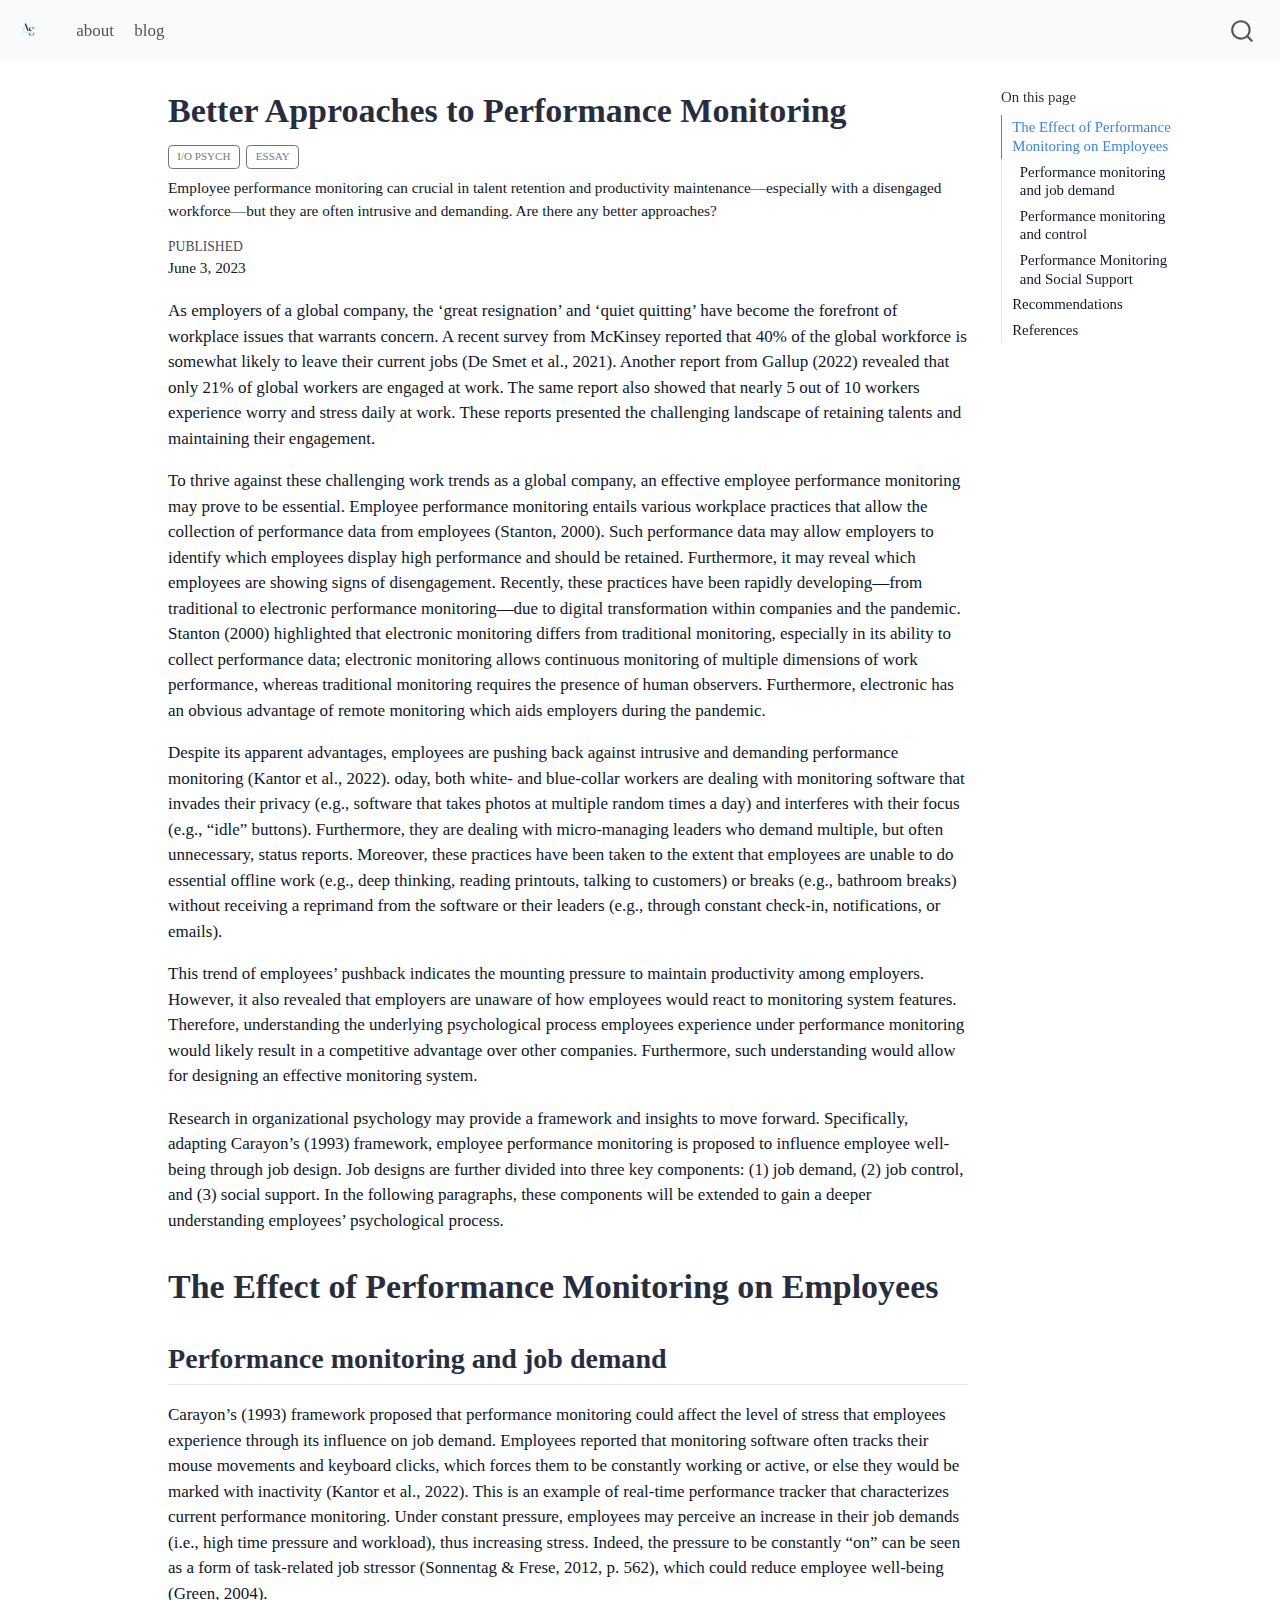
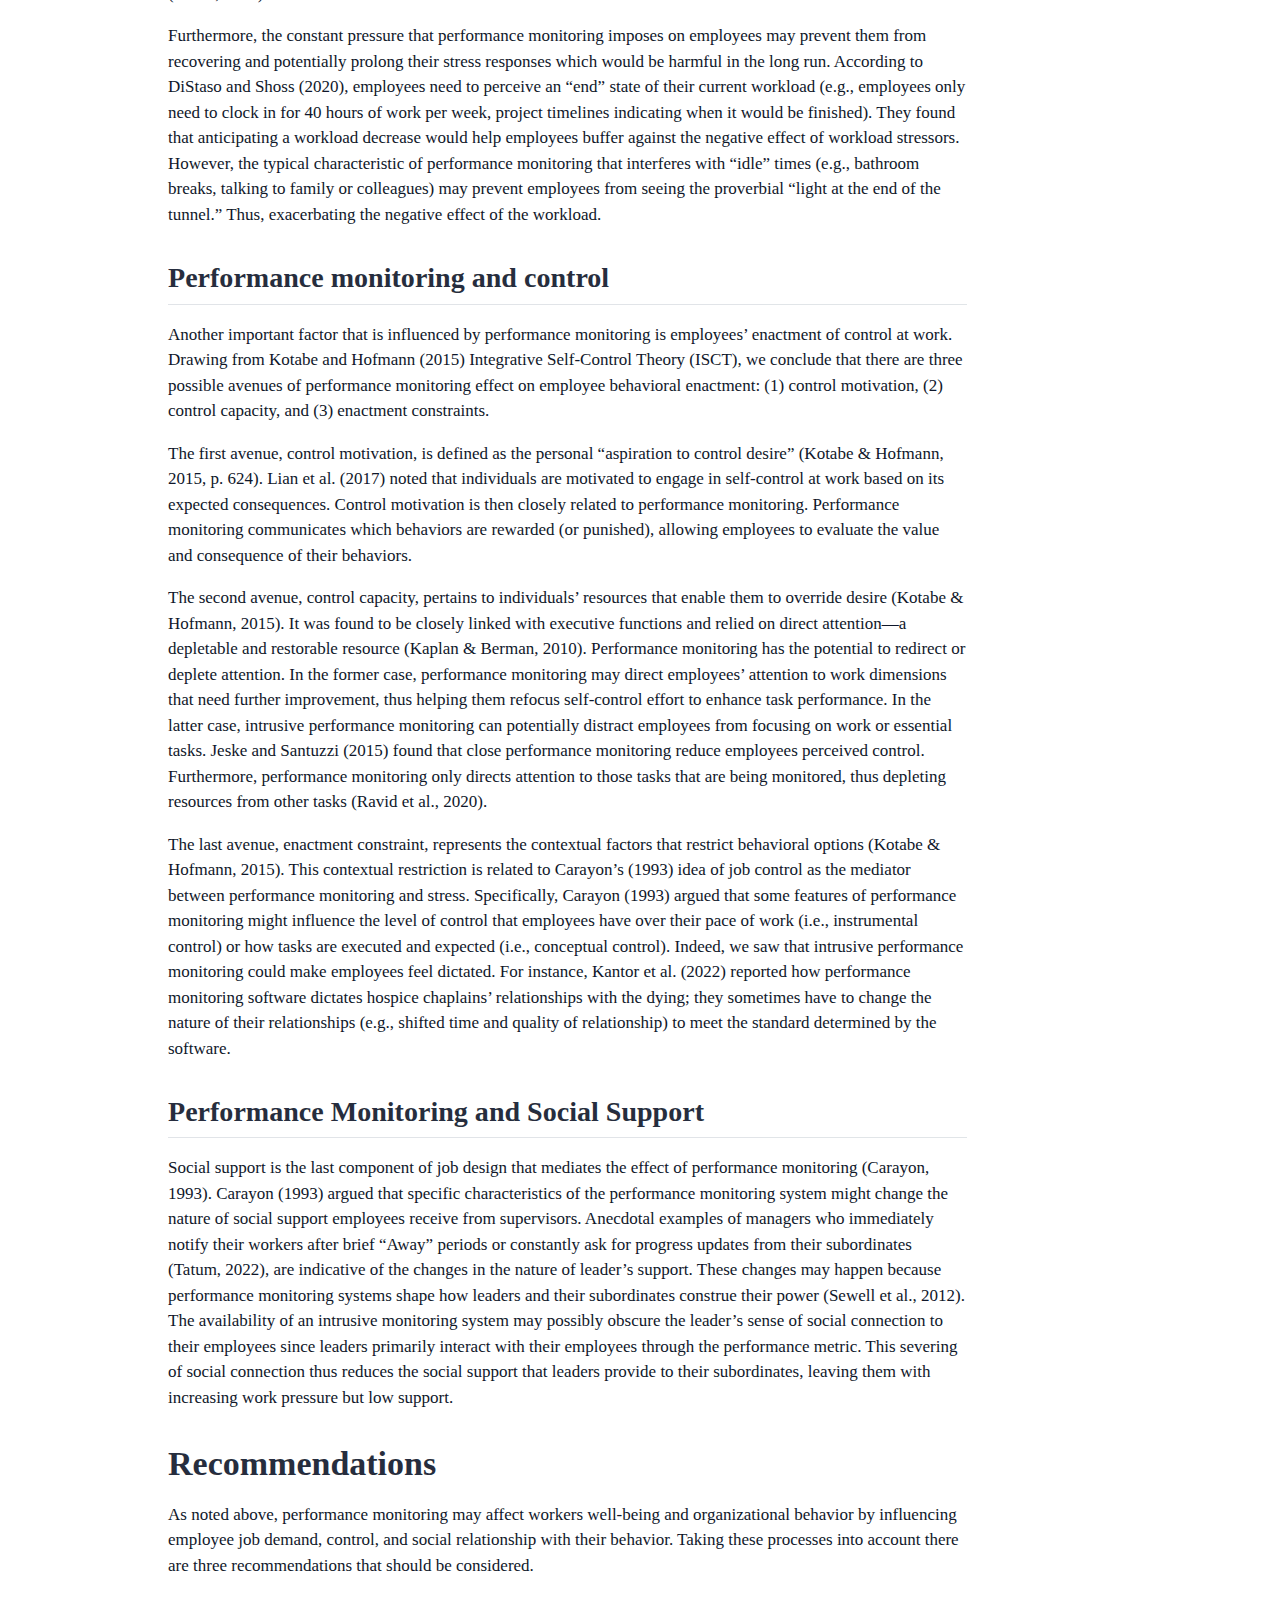
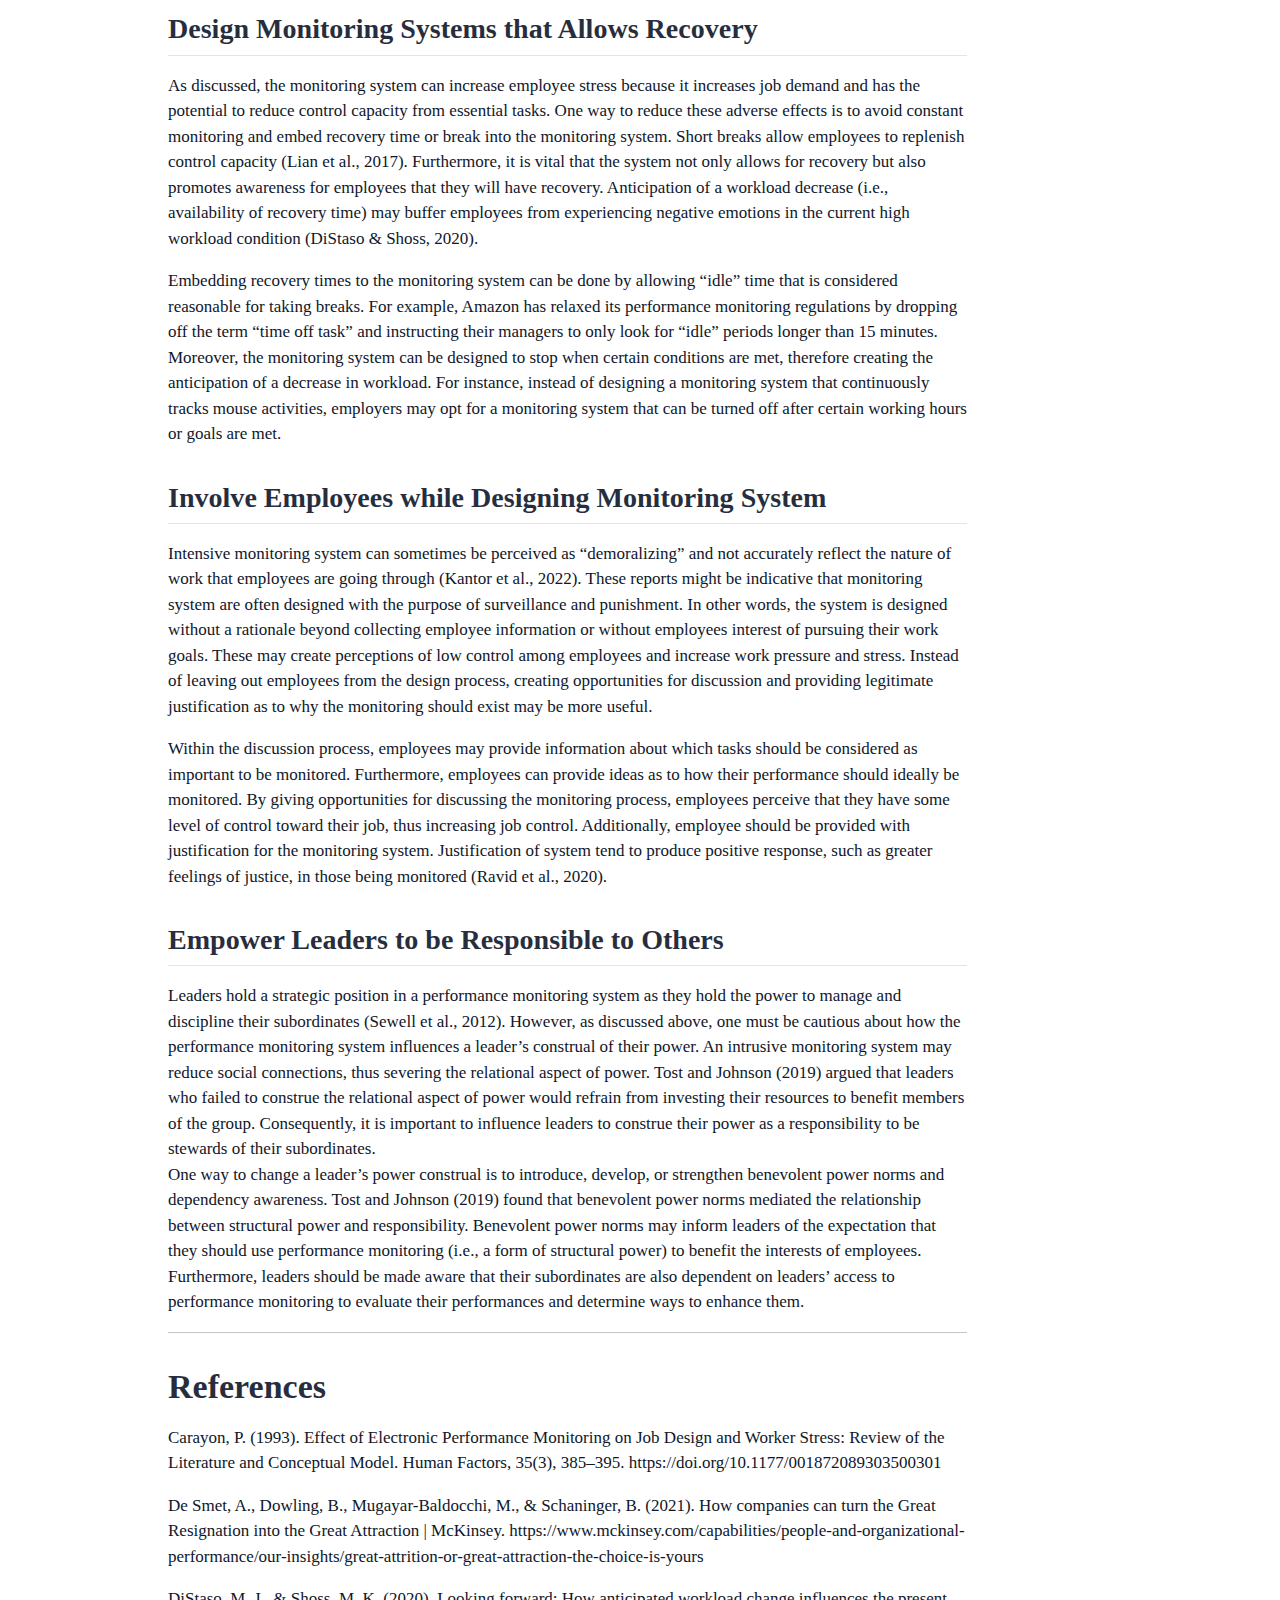
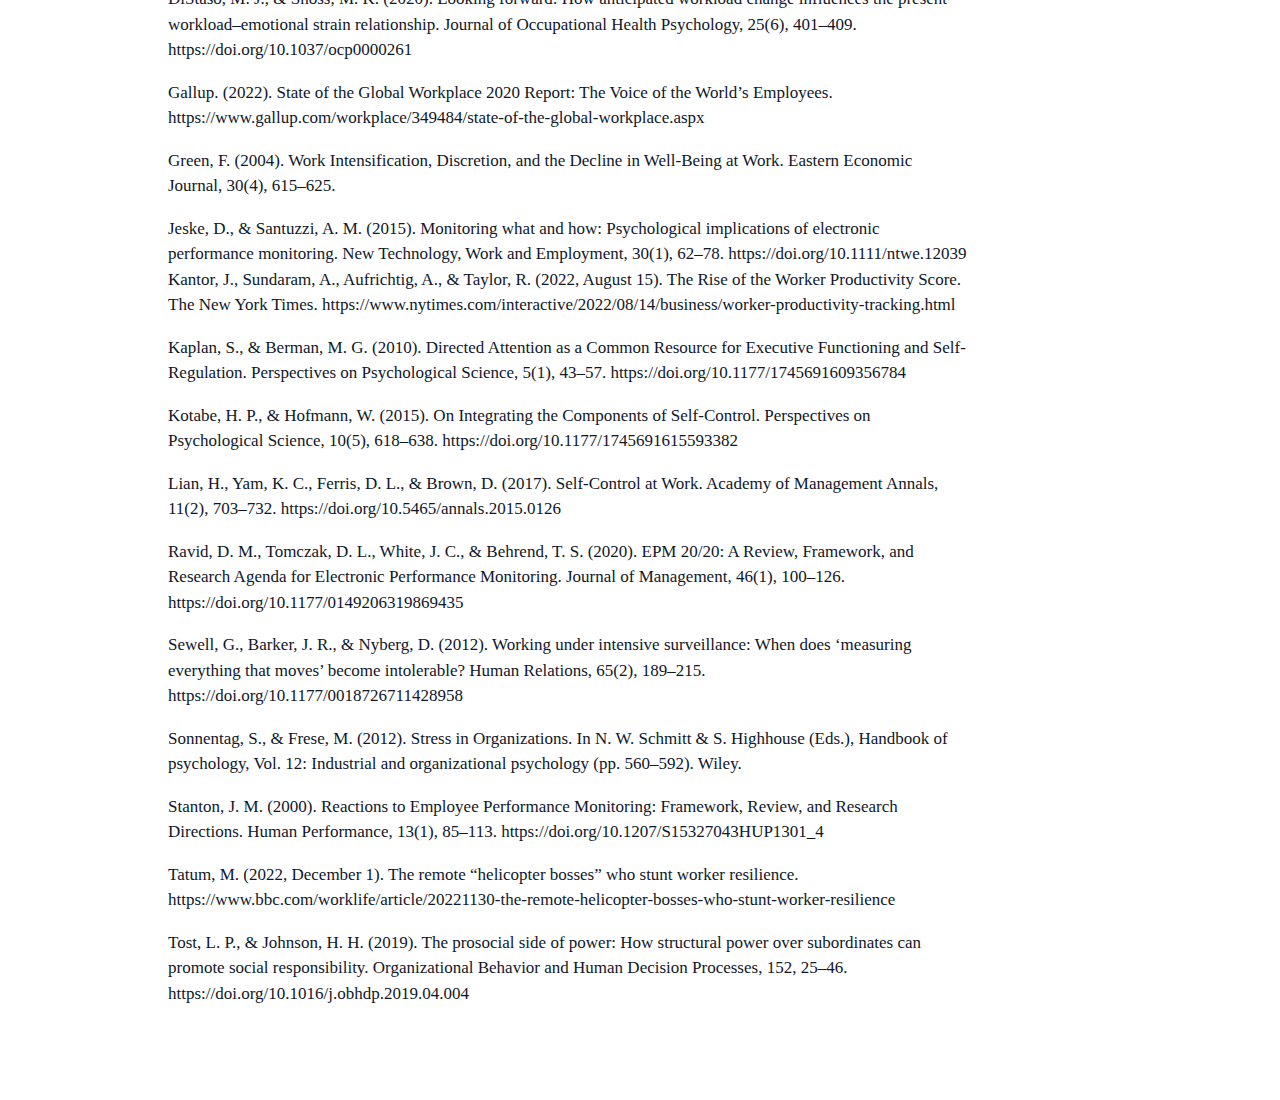
<file: docs/posts/2023-06-post1/index.html>
<!DOCTYPE html>
<html xmlns="http://www.w3.org/1999/xhtml" lang="en" xml:lang="en"><head>

<meta charset="utf-8">
<meta name="generator" content="quarto-1.3.324">

<meta name="viewport" content="width=device-width, initial-scale=1.0, user-scalable=yes">

<meta name="dcterms.date" content="2023-06-03">
<meta name="description" content="Employee performance monitoring can crucial in talent retention and productivity maintenance—especially with a disengaged workforce—but they are often intrusive and demanding. Are there any better approaches?">

<title>Better Approaches to Performance Monitoring</title>
<style>
code{white-space: pre-wrap;}
span.smallcaps{font-variant: small-caps;}
div.columns{display: flex; gap: min(4vw, 1.5em);}
div.column{flex: auto; overflow-x: auto;}
div.hanging-indent{margin-left: 1.5em; text-indent: -1.5em;}
ul.task-list{list-style: none;}
ul.task-list li input[type="checkbox"] {
  width: 0.8em;
  margin: 0 0.8em 0.2em -1em; /* quarto-specific, see https://github.com/quarto-dev/quarto-cli/issues/4556 */ 
  vertical-align: middle;
}
</style>


<script src="../../site_libs/quarto-nav/quarto-nav.js"></script>
<script src="../../site_libs/quarto-nav/headroom.min.js"></script>
<script src="../../site_libs/clipboard/clipboard.min.js"></script>
<script src="../../site_libs/quarto-search/autocomplete.umd.js"></script>
<script src="../../site_libs/quarto-search/fuse.min.js"></script>
<script src="../../site_libs/quarto-search/quarto-search.js"></script>
<meta name="quarto:offset" content="../../">
<link href="../../img/favicon.ico" rel="icon">
<script src="../../site_libs/quarto-html/quarto.js"></script>
<script src="../../site_libs/quarto-html/popper.min.js"></script>
<script src="../../site_libs/quarto-html/tippy.umd.min.js"></script>
<script src="../../site_libs/quarto-html/anchor.min.js"></script>
<link href="../../site_libs/quarto-html/tippy.css" rel="stylesheet">
<link href="../../site_libs/quarto-html/quarto-syntax-highlighting.css" rel="stylesheet" id="quarto-text-highlighting-styles">
<script src="../../site_libs/bootstrap/bootstrap.min.js"></script>
<link href="../../site_libs/bootstrap/bootstrap-icons.css" rel="stylesheet">
<link href="../../site_libs/bootstrap/bootstrap.min.css" rel="stylesheet" id="quarto-bootstrap" data-mode="light">
<script id="quarto-search-options" type="application/json">{
  "location": "navbar",
  "copy-button": false,
  "collapse-after": 3,
  "panel-placement": "end",
  "type": "overlay",
  "limit": 20,
  "language": {
    "search-no-results-text": "No results",
    "search-matching-documents-text": "matching documents",
    "search-copy-link-title": "Copy link to search",
    "search-hide-matches-text": "Hide additional matches",
    "search-more-match-text": "more match in this document",
    "search-more-matches-text": "more matches in this document",
    "search-clear-button-title": "Clear",
    "search-detached-cancel-button-title": "Cancel",
    "search-submit-button-title": "Submit"
  }
}</script>


</head>

<body class="nav-fixed">

<div id="quarto-search-results"></div>
  <header id="quarto-header" class="headroom fixed-top">
    <nav class="navbar navbar-expand-lg navbar-dark ">
      <div class="navbar-container container-fluid">
      <div class="navbar-brand-container">
    <a href="../../index.html" class="navbar-brand navbar-brand-logo">
    <img src="../../img/web_logo.png" alt="" class="navbar-logo">
    </a>
  </div>
            <div id="quarto-search" class="" title="Search"></div>
          <button class="navbar-toggler" type="button" data-bs-toggle="collapse" data-bs-target="#navbarCollapse" aria-controls="navbarCollapse" aria-expanded="false" aria-label="Toggle navigation" onclick="if (window.quartoToggleHeadroom) { window.quartoToggleHeadroom(); }">
  <span class="navbar-toggler-icon"></span>
</button>
          <div class="collapse navbar-collapse" id="navbarCollapse">
            <ul class="navbar-nav navbar-nav-scroll me-auto">
  <li class="nav-item">
    <a class="nav-link" href="../../about.html" rel="" target="">
 <span class="menu-text">about</span></a>
  </li>  
  <li class="nav-item">
    <a class="nav-link" href="../../index.html" rel="" target="">
 <span class="menu-text">blog</span></a>
  </li>  
</ul>
            <div class="quarto-navbar-tools ms-auto">
</div>
          </div> <!-- /navcollapse -->
      </div> <!-- /container-fluid -->
    </nav>
</header>
<!-- content -->
<div id="quarto-content" class="quarto-container page-columns page-rows-contents page-layout-article page-navbar">
<!-- sidebar -->
<!-- margin-sidebar -->
    <div id="quarto-margin-sidebar" class="sidebar margin-sidebar">
        <nav id="TOC" role="doc-toc" class="toc-active">
    <h2 id="toc-title">On this page</h2>
   
  <ul>
  <li><a href="#the-effect-of-performance-monitoring-on-employees" id="toc-the-effect-of-performance-monitoring-on-employees" class="nav-link active" data-scroll-target="#the-effect-of-performance-monitoring-on-employees">The Effect of Performance Monitoring on Employees</a>
  <ul class="collapse">
  <li><a href="#performance-monitoring-and-job-demand" id="toc-performance-monitoring-and-job-demand" class="nav-link" data-scroll-target="#performance-monitoring-and-job-demand">Performance monitoring and job demand</a></li>
  <li><a href="#performance-monitoring-and-control" id="toc-performance-monitoring-and-control" class="nav-link" data-scroll-target="#performance-monitoring-and-control">Performance monitoring and control</a></li>
  <li><a href="#performance-monitoring-and-social-support" id="toc-performance-monitoring-and-social-support" class="nav-link" data-scroll-target="#performance-monitoring-and-social-support">Performance Monitoring and Social Support</a></li>
  </ul></li>
  <li><a href="#recommendations" id="toc-recommendations" class="nav-link" data-scroll-target="#recommendations">Recommendations</a>
  <ul class="collapse">
  <li><a href="#design-monitoring-systems-that-allows-recovery" id="toc-design-monitoring-systems-that-allows-recovery" class="nav-link" data-scroll-target="#design-monitoring-systems-that-allows-recovery">Design Monitoring Systems that Allows Recovery</a></li>
  <li><a href="#involve-employees-while-designing-monitoring-system" id="toc-involve-employees-while-designing-monitoring-system" class="nav-link" data-scroll-target="#involve-employees-while-designing-monitoring-system">Involve Employees while Designing Monitoring System</a></li>
  <li><a href="#empower-leaders-to-be-responsible-to-others" id="toc-empower-leaders-to-be-responsible-to-others" class="nav-link" data-scroll-target="#empower-leaders-to-be-responsible-to-others">Empower Leaders to be Responsible to Others</a></li>
  </ul></li>
  <li><a href="#references" id="toc-references" class="nav-link" data-scroll-target="#references">References</a></li>
  </ul>
</nav>
    </div>
<!-- main -->
<main class="content" id="quarto-document-content">

<header id="title-block-header" class="quarto-title-block default">
<div class="quarto-title">
<h1 class="title">Better Approaches to Performance Monitoring</h1>
  <div class="quarto-categories">
    <div class="quarto-category">I/O Psych</div>
    <div class="quarto-category">Essay</div>
  </div>
  </div>

<div>
  <div class="description">
    <p>Employee performance monitoring can crucial in talent retention and productivity maintenance—especially with a disengaged workforce—but they are often intrusive and demanding. Are there any better approaches?</p>
  </div>
</div>


<div class="quarto-title-meta">

    
    <div>
    <div class="quarto-title-meta-heading">Published</div>
    <div class="quarto-title-meta-contents">
      <p class="date">June 3, 2023</p>
    </div>
  </div>
  
    
  </div>
  

</header>

<p>As employers of a global company, the ‘great resignation’ and ‘quiet quitting’ have become the forefront of workplace issues that warrants concern. A recent survey from McKinsey reported that 40% of the global workforce is somewhat likely to leave their current jobs (De Smet et al., 2021). Another report from Gallup (2022) revealed that only 21% of global workers are engaged at work. The same report also showed that nearly 5 out of 10 workers experience worry and stress daily at work. These reports presented the challenging landscape of retaining talents and maintaining their engagement.</p>
<p>To thrive against these challenging work trends as a global company, an effective employee performance monitoring may prove to be essential. Employee performance monitoring entails various workplace practices that allow the collection of performance data from employees (Stanton, 2000). Such performance data may allow employers to identify which employees display high performance and should be retained. Furthermore, it may reveal which employees are showing signs of disengagement. Recently, these practices have been rapidly developing—from traditional to electronic performance monitoring—due to digital transformation within companies and the pandemic. Stanton (2000) highlighted that electronic monitoring differs from traditional monitoring, especially in its ability to collect performance data; electronic monitoring allows continuous monitoring of multiple dimensions of work performance, whereas traditional monitoring requires the presence of human observers. Furthermore, electronic has an obvious advantage of remote monitoring which aids employers during the pandemic.</p>
<p>Despite its apparent advantages, employees are pushing back against intrusive and demanding performance monitoring (Kantor et al., 2022). oday, both white- and blue-collar workers are dealing with monitoring software that invades their privacy (e.g., software that takes photos at multiple random times a day) and interferes with their focus (e.g., “idle” buttons). Furthermore, they are dealing with micro-managing leaders who demand multiple, but often unnecessary, status reports. Moreover, these practices have been taken to the extent that employees are unable to do essential offline work (e.g., deep thinking, reading printouts, talking to customers) or breaks (e.g., bathroom breaks) without receiving a reprimand from the software or their leaders (e.g., through constant check-in, notifications, or emails).</p>
<p>This trend of employees’ pushback indicates the mounting pressure to maintain productivity among employers. However, it also revealed that employers are unaware of how employees would react to monitoring system features. Therefore, understanding the underlying psychological process employees experience under performance monitoring would likely result in a competitive advantage over other companies. Furthermore, such understanding would allow for designing an effective monitoring system.</p>
<p>Research in organizational psychology may provide a framework and insights to move forward. Specifically, adapting Carayon’s (1993) framework, employee performance monitoring is proposed to influence employee well-being through job design. Job designs are further divided into three key components: (1) job demand, (2) job control, and (3) social support. In the following paragraphs, these components will be extended to gain a deeper understanding employees’ psychological process.</p>
<section id="the-effect-of-performance-monitoring-on-employees" class="level1">
<h1>The Effect of Performance Monitoring on Employees</h1>
<section id="performance-monitoring-and-job-demand" class="level2">
<h2 class="anchored" data-anchor-id="performance-monitoring-and-job-demand">Performance monitoring and job demand</h2>
<p>Carayon’s (1993) framework proposed that performance monitoring could affect the level of stress that employees experience through its influence on job demand. Employees reported that monitoring software often tracks their mouse movements and keyboard clicks, which forces them to be constantly working or active, or else they would be marked with inactivity (Kantor et al., 2022). This is an example of real-time performance tracker that characterizes current performance monitoring. Under constant pressure, employees may perceive an increase in their job demands (i.e., high time pressure and workload), thus increasing stress. Indeed, the pressure to be constantly “on” can be seen as a form of task-related job stressor (Sonnentag &amp; Frese, 2012, p.&nbsp;562), which could reduce employee well-being (Green, 2004).</p>
<p>Furthermore, the constant pressure that performance monitoring imposes on employees may prevent them from recovering and potentially prolong their stress responses which would be harmful in the long run. According to DiStaso and Shoss (2020), employees need to perceive an “end” state of their current workload (e.g., employees only need to clock in for 40 hours of work per week, project timelines indicating when it would be finished). They found that anticipating a workload decrease would help employees buffer against the negative effect of workload stressors. However, the typical characteristic of performance monitoring that interferes with “idle” times (e.g., bathroom breaks, talking to family or colleagues) may prevent employees from seeing the proverbial “light at the end of the tunnel.” Thus, exacerbating the negative effect of the workload.</p>
</section>
<section id="performance-monitoring-and-control" class="level2">
<h2 class="anchored" data-anchor-id="performance-monitoring-and-control">Performance monitoring and control</h2>
<p>Another important factor that is influenced by performance monitoring is employees’ enactment of control at work. Drawing from Kotabe and Hofmann (2015) Integrative Self-Control Theory (ISCT), we conclude that there are three possible avenues of performance monitoring effect on employee behavioral enactment: (1) control motivation, (2) control capacity, and (3) enactment constraints.</p>
<p>The first avenue, control motivation, is defined as the personal “aspiration to control desire” (Kotabe &amp; Hofmann, 2015, p.&nbsp;624). Lian et al.&nbsp;(2017) noted that individuals are motivated to engage in self-control at work based on its expected consequences. Control motivation is then closely related to performance monitoring. Performance monitoring communicates which behaviors are rewarded (or punished), allowing employees to evaluate the value and consequence of their behaviors.</p>
<p>The second avenue, control capacity, pertains to individuals’ resources that enable them to override desire (Kotabe &amp; Hofmann, 2015). It was found to be closely linked with executive functions and relied on direct attention—a depletable and restorable resource (Kaplan &amp; Berman, 2010). Performance monitoring has the potential to redirect or deplete attention. In the former case, performance monitoring may direct employees’ attention to work dimensions that need further improvement, thus helping them refocus self-control effort to enhance task performance. In the latter case, intrusive performance monitoring can potentially distract employees from focusing on work or essential tasks. Jeske and Santuzzi (2015) found that close performance monitoring reduce employees perceived control. Furthermore, performance monitoring only directs attention to those tasks that are being monitored, thus depleting resources from other tasks (Ravid et al., 2020).</p>
<p>The last avenue, enactment constraint, represents the contextual factors that restrict behavioral options (Kotabe &amp; Hofmann, 2015). This contextual restriction is related to Carayon’s (1993) idea of job control as the mediator between performance monitoring and stress. Specifically, Carayon (1993) argued that some features of performance monitoring might influence the level of control that employees have over their pace of work (i.e., instrumental control) or how tasks are executed and expected (i.e., conceptual control). Indeed, we saw that intrusive performance monitoring could make employees feel dictated. For instance, Kantor et al.&nbsp;(2022) reported how performance monitoring software dictates hospice chaplains’ relationships with the dying; they sometimes have to change the nature of their relationships (e.g., shifted time and quality of relationship) to meet the standard determined by the software.</p>
</section>
<section id="performance-monitoring-and-social-support" class="level2">
<h2 class="anchored" data-anchor-id="performance-monitoring-and-social-support">Performance Monitoring and Social Support</h2>
<p>Social support is the last component of job design that mediates the effect of performance monitoring (Carayon, 1993). Carayon (1993) argued that specific characteristics of the performance monitoring system might change the nature of social support employees receive from supervisors. Anecdotal examples of managers who immediately notify their workers after brief “Away” periods or constantly ask for progress updates from their subordinates (Tatum, 2022), are indicative of the changes in the nature of leader’s support. These changes may happen because performance monitoring systems shape how leaders and their subordinates construe their power (Sewell et al., 2012). The availability of an intrusive monitoring system may possibly obscure the leader’s sense of social connection to their employees since leaders primarily interact with their employees through the performance metric. This severing of social connection thus reduces the social support that leaders provide to their subordinates, leaving them with increasing work pressure but low support.</p>
</section>
</section>
<section id="recommendations" class="level1">
<h1>Recommendations</h1>
<p>As noted above, performance monitoring may affect workers well-being and organizational behavior by influencing employee job demand, control, and social relationship with their behavior. Taking these processes into account there are three recommendations that should be considered.</p>
<section id="design-monitoring-systems-that-allows-recovery" class="level2">
<h2 class="anchored" data-anchor-id="design-monitoring-systems-that-allows-recovery">Design Monitoring Systems that Allows Recovery</h2>
<p>As discussed, the monitoring system can increase employee stress because it increases job demand and has the potential to reduce control capacity from essential tasks. One way to reduce these adverse effects is to avoid constant monitoring and embed recovery time or break into the monitoring system. Short breaks allow employees to replenish control capacity (Lian et al., 2017). Furthermore, it is vital that the system not only allows for recovery but also promotes awareness for employees that they will have recovery. Anticipation of a workload decrease (i.e., availability of recovery time) may buffer employees from experiencing negative emotions in the current high workload condition (DiStaso &amp; Shoss, 2020).</p>
<p>Embedding recovery times to the monitoring system can be done by allowing “idle” time that is considered reasonable for taking breaks. For example, Amazon has relaxed its performance monitoring regulations by dropping off the term “time off task” and instructing their managers to only look for “idle” periods longer than 15 minutes. Moreover, the monitoring system can be designed to stop when certain conditions are met, therefore creating the anticipation of a decrease in workload. For instance, instead of designing a monitoring system that continuously tracks mouse activities, employers may opt for a monitoring system that can be turned off after certain working hours or goals are met.</p>
</section>
<section id="involve-employees-while-designing-monitoring-system" class="level2">
<h2 class="anchored" data-anchor-id="involve-employees-while-designing-monitoring-system">Involve Employees while Designing Monitoring System</h2>
<p>Intensive monitoring system can sometimes be perceived as “demoralizing” and not accurately reflect the nature of work that employees are going through (Kantor et al., 2022). These reports might be indicative that monitoring system are often designed with the purpose of surveillance and punishment. In other words, the system is designed without a rationale beyond collecting employee information or without employees interest of pursuing their work goals. These may create perceptions of low control among employees and increase work pressure and stress. Instead of leaving out employees from the design process, creating opportunities for discussion and providing legitimate justification as to why the monitoring should exist may be more useful.</p>
<p>Within the discussion process, employees may provide information about which tasks should be considered as important to be monitored. Furthermore, employees can provide ideas as to how their performance should ideally be monitored. By giving opportunities for discussing the monitoring process, employees perceive that they have some level of control toward their job, thus increasing job control. Additionally, employee should be provided with justification for the monitoring system. Justification of system tend to produce positive response, such as greater feelings of justice, in those being monitored (Ravid et al., 2020).</p>
</section>
<section id="empower-leaders-to-be-responsible-to-others" class="level2">
<h2 class="anchored" data-anchor-id="empower-leaders-to-be-responsible-to-others">Empower Leaders to be Responsible to Others</h2>
<p>Leaders hold a strategic position in a performance monitoring system as they hold the power to manage and discipline their subordinates (Sewell et al., 2012). However, as discussed above, one must be cautious about how the performance monitoring system influences a leader’s construal of their power. An intrusive monitoring system may reduce social connections, thus severing the relational aspect of power. Tost and Johnson (2019) argued that leaders who failed to construe the relational aspect of power would refrain from investing their resources to benefit members of the group. Consequently, it is important to influence leaders to construe their power as a responsibility to be stewards of their subordinates.<br>
One way to change a leader’s power construal is to introduce, develop, or strengthen benevolent power norms and dependency awareness. Tost and Johnson (2019) found that benevolent power norms mediated the relationship between structural power and responsibility. Benevolent power norms may inform leaders of the expectation that they should use performance monitoring (i.e., a form of structural power) to benefit the interests of employees. Furthermore, leaders should be made aware that their subordinates are also dependent on leaders’ access to performance monitoring to evaluate their performances and determine ways to enhance them.</p>
<hr>
</section>
</section>
<section id="references" class="level1">
<h1>References</h1>
<p>Carayon, P. (1993). Effect of Electronic Performance Monitoring on Job Design and Worker Stress: Review of the Literature and Conceptual Model. Human Factors, 35(3), 385–395. https://doi.org/10.1177/001872089303500301</p>
<p>De Smet, A., Dowling, B., Mugayar-Baldocchi, M., &amp; Schaninger, B. (2021). How companies can turn the Great Resignation into the Great Attraction | McKinsey. https://www.mckinsey.com/capabilities/people-and-organizational-performance/our-insights/great-attrition-or-great-attraction-the-choice-is-yours</p>
<p>DiStaso, M. J., &amp; Shoss, M. K. (2020). Looking forward: How anticipated workload change influences the present workload–emotional strain relationship. Journal of Occupational Health Psychology, 25(6), 401–409. https://doi.org/10.1037/ocp0000261</p>
<p>Gallup. (2022). State of the Global Workplace 2020 Report: The Voice of the World’s Employees. https://www.gallup.com/workplace/349484/state-of-the-global-workplace.aspx</p>
<p>Green, F. (2004). Work Intensification, Discretion, and the Decline in Well-Being at Work. Eastern Economic Journal, 30(4), 615–625.</p>
<p>Jeske, D., &amp; Santuzzi, A. M. (2015). Monitoring what and how: Psychological implications of electronic performance monitoring. New Technology, Work and Employment, 30(1), 62–78. https://doi.org/10.1111/ntwe.12039 Kantor, J., Sundaram, A., Aufrichtig, A., &amp; Taylor, R. (2022, August 15). The Rise of the Worker Productivity Score. The New York Times. https://www.nytimes.com/interactive/2022/08/14/business/worker-productivity-tracking.html</p>
<p>Kaplan, S., &amp; Berman, M. G. (2010). Directed Attention as a Common Resource for Executive Functioning and Self-Regulation. Perspectives on Psychological Science, 5(1), 43–57. https://doi.org/10.1177/1745691609356784</p>
<p>Kotabe, H. P., &amp; Hofmann, W. (2015). On Integrating the Components of Self-Control. Perspectives on Psychological Science, 10(5), 618–638. https://doi.org/10.1177/1745691615593382</p>
<p>Lian, H., Yam, K. C., Ferris, D. L., &amp; Brown, D. (2017). Self-Control at Work. Academy of Management Annals, 11(2), 703–732. https://doi.org/10.5465/annals.2015.0126</p>
<p>Ravid, D. M., Tomczak, D. L., White, J. C., &amp; Behrend, T. S. (2020). EPM 20/20: A Review, Framework, and Research Agenda for Electronic Performance Monitoring. Journal of Management, 46(1), 100–126. https://doi.org/10.1177/0149206319869435</p>
<p>Sewell, G., Barker, J. R., &amp; Nyberg, D. (2012). Working under intensive surveillance: When does ‘measuring everything that moves’ become intolerable? Human Relations, 65(2), 189–215. https://doi.org/10.1177/0018726711428958</p>
<p>Sonnentag, S., &amp; Frese, M. (2012). Stress in Organizations. In N. W. Schmitt &amp; S. Highhouse (Eds.), Handbook of psychology, Vol. 12: Industrial and organizational psychology (pp.&nbsp;560–592). Wiley.</p>
<p>Stanton, J. M. (2000). Reactions to Employee Performance Monitoring: Framework, Review, and Research Directions. Human Performance, 13(1), 85–113. https://doi.org/10.1207/S15327043HUP1301_4</p>
<p>Tatum, M. (2022, December 1). The remote “helicopter bosses” who stunt worker resilience. https://www.bbc.com/worklife/article/20221130-the-remote-helicopter-bosses-who-stunt-worker-resilience</p>
<p>Tost, L. P., &amp; Johnson, H. H. (2019). The prosocial side of power: How structural power over subordinates can promote social responsibility. Organizational Behavior and Human Decision Processes, 152, 25–46. https://doi.org/10.1016/j.obhdp.2019.04.004</p>


</section>

</main> <!-- /main -->
<script id="quarto-html-after-body" type="application/javascript">
window.document.addEventListener("DOMContentLoaded", function (event) {
  const toggleBodyColorMode = (bsSheetEl) => {
    const mode = bsSheetEl.getAttribute("data-mode");
    const bodyEl = window.document.querySelector("body");
    if (mode === "dark") {
      bodyEl.classList.add("quarto-dark");
      bodyEl.classList.remove("quarto-light");
    } else {
      bodyEl.classList.add("quarto-light");
      bodyEl.classList.remove("quarto-dark");
    }
  }
  const toggleBodyColorPrimary = () => {
    const bsSheetEl = window.document.querySelector("link#quarto-bootstrap");
    if (bsSheetEl) {
      toggleBodyColorMode(bsSheetEl);
    }
  }
  toggleBodyColorPrimary();  
  const icon = "";
  const anchorJS = new window.AnchorJS();
  anchorJS.options = {
    placement: 'right',
    icon: icon
  };
  anchorJS.add('.anchored');
  const isCodeAnnotation = (el) => {
    for (const clz of el.classList) {
      if (clz.startsWith('code-annotation-')) {                     
        return true;
      }
    }
    return false;
  }
  const clipboard = new window.ClipboardJS('.code-copy-button', {
    text: function(trigger) {
      const codeEl = trigger.previousElementSibling.cloneNode(true);
      for (const childEl of codeEl.children) {
        if (isCodeAnnotation(childEl)) {
          childEl.remove();
        }
      }
      return codeEl.innerText;
    }
  });
  clipboard.on('success', function(e) {
    // button target
    const button = e.trigger;
    // don't keep focus
    button.blur();
    // flash "checked"
    button.classList.add('code-copy-button-checked');
    var currentTitle = button.getAttribute("title");
    button.setAttribute("title", "Copied!");
    let tooltip;
    if (window.bootstrap) {
      button.setAttribute("data-bs-toggle", "tooltip");
      button.setAttribute("data-bs-placement", "left");
      button.setAttribute("data-bs-title", "Copied!");
      tooltip = new bootstrap.Tooltip(button, 
        { trigger: "manual", 
          customClass: "code-copy-button-tooltip",
          offset: [0, -8]});
      tooltip.show();    
    }
    setTimeout(function() {
      if (tooltip) {
        tooltip.hide();
        button.removeAttribute("data-bs-title");
        button.removeAttribute("data-bs-toggle");
        button.removeAttribute("data-bs-placement");
      }
      button.setAttribute("title", currentTitle);
      button.classList.remove('code-copy-button-checked');
    }, 1000);
    // clear code selection
    e.clearSelection();
  });
  function tippyHover(el, contentFn) {
    const config = {
      allowHTML: true,
      content: contentFn,
      maxWidth: 500,
      delay: 100,
      arrow: false,
      appendTo: function(el) {
          return el.parentElement;
      },
      interactive: true,
      interactiveBorder: 10,
      theme: 'quarto',
      placement: 'bottom-start'
    };
    window.tippy(el, config); 
  }
  const noterefs = window.document.querySelectorAll('a[role="doc-noteref"]');
  for (var i=0; i<noterefs.length; i++) {
    const ref = noterefs[i];
    tippyHover(ref, function() {
      // use id or data attribute instead here
      let href = ref.getAttribute('data-footnote-href') || ref.getAttribute('href');
      try { href = new URL(href).hash; } catch {}
      const id = href.replace(/^#\/?/, "");
      const note = window.document.getElementById(id);
      return note.innerHTML;
    });
  }
      let selectedAnnoteEl;
      const selectorForAnnotation = ( cell, annotation) => {
        let cellAttr = 'data-code-cell="' + cell + '"';
        let lineAttr = 'data-code-annotation="' +  annotation + '"';
        const selector = 'span[' + cellAttr + '][' + lineAttr + ']';
        return selector;
      }
      const selectCodeLines = (annoteEl) => {
        const doc = window.document;
        const targetCell = annoteEl.getAttribute("data-target-cell");
        const targetAnnotation = annoteEl.getAttribute("data-target-annotation");
        const annoteSpan = window.document.querySelector(selectorForAnnotation(targetCell, targetAnnotation));
        const lines = annoteSpan.getAttribute("data-code-lines").split(",");
        const lineIds = lines.map((line) => {
          return targetCell + "-" + line;
        })
        let top = null;
        let height = null;
        let parent = null;
        if (lineIds.length > 0) {
            //compute the position of the single el (top and bottom and make a div)
            const el = window.document.getElementById(lineIds[0]);
            top = el.offsetTop;
            height = el.offsetHeight;
            parent = el.parentElement.parentElement;
          if (lineIds.length > 1) {
            const lastEl = window.document.getElementById(lineIds[lineIds.length - 1]);
            const bottom = lastEl.offsetTop + lastEl.offsetHeight;
            height = bottom - top;
          }
          if (top !== null && height !== null && parent !== null) {
            // cook up a div (if necessary) and position it 
            let div = window.document.getElementById("code-annotation-line-highlight");
            if (div === null) {
              div = window.document.createElement("div");
              div.setAttribute("id", "code-annotation-line-highlight");
              div.style.position = 'absolute';
              parent.appendChild(div);
            }
            div.style.top = top - 2 + "px";
            div.style.height = height + 4 + "px";
            let gutterDiv = window.document.getElementById("code-annotation-line-highlight-gutter");
            if (gutterDiv === null) {
              gutterDiv = window.document.createElement("div");
              gutterDiv.setAttribute("id", "code-annotation-line-highlight-gutter");
              gutterDiv.style.position = 'absolute';
              const codeCell = window.document.getElementById(targetCell);
              const gutter = codeCell.querySelector('.code-annotation-gutter');
              gutter.appendChild(gutterDiv);
            }
            gutterDiv.style.top = top - 2 + "px";
            gutterDiv.style.height = height + 4 + "px";
          }
          selectedAnnoteEl = annoteEl;
        }
      };
      const unselectCodeLines = () => {
        const elementsIds = ["code-annotation-line-highlight", "code-annotation-line-highlight-gutter"];
        elementsIds.forEach((elId) => {
          const div = window.document.getElementById(elId);
          if (div) {
            div.remove();
          }
        });
        selectedAnnoteEl = undefined;
      };
      // Attach click handler to the DT
      const annoteDls = window.document.querySelectorAll('dt[data-target-cell]');
      for (const annoteDlNode of annoteDls) {
        annoteDlNode.addEventListener('click', (event) => {
          const clickedEl = event.target;
          if (clickedEl !== selectedAnnoteEl) {
            unselectCodeLines();
            const activeEl = window.document.querySelector('dt[data-target-cell].code-annotation-active');
            if (activeEl) {
              activeEl.classList.remove('code-annotation-active');
            }
            selectCodeLines(clickedEl);
            clickedEl.classList.add('code-annotation-active');
          } else {
            // Unselect the line
            unselectCodeLines();
            clickedEl.classList.remove('code-annotation-active');
          }
        });
      }
  const findCites = (el) => {
    const parentEl = el.parentElement;
    if (parentEl) {
      const cites = parentEl.dataset.cites;
      if (cites) {
        return {
          el,
          cites: cites.split(' ')
        };
      } else {
        return findCites(el.parentElement)
      }
    } else {
      return undefined;
    }
  };
  var bibliorefs = window.document.querySelectorAll('a[role="doc-biblioref"]');
  for (var i=0; i<bibliorefs.length; i++) {
    const ref = bibliorefs[i];
    const citeInfo = findCites(ref);
    if (citeInfo) {
      tippyHover(citeInfo.el, function() {
        var popup = window.document.createElement('div');
        citeInfo.cites.forEach(function(cite) {
          var citeDiv = window.document.createElement('div');
          citeDiv.classList.add('hanging-indent');
          citeDiv.classList.add('csl-entry');
          var biblioDiv = window.document.getElementById('ref-' + cite);
          if (biblioDiv) {
            citeDiv.innerHTML = biblioDiv.innerHTML;
          }
          popup.appendChild(citeDiv);
        });
        return popup.innerHTML;
      });
    }
  }
});
</script>
</div> <!-- /content -->



</body></html>
</file>
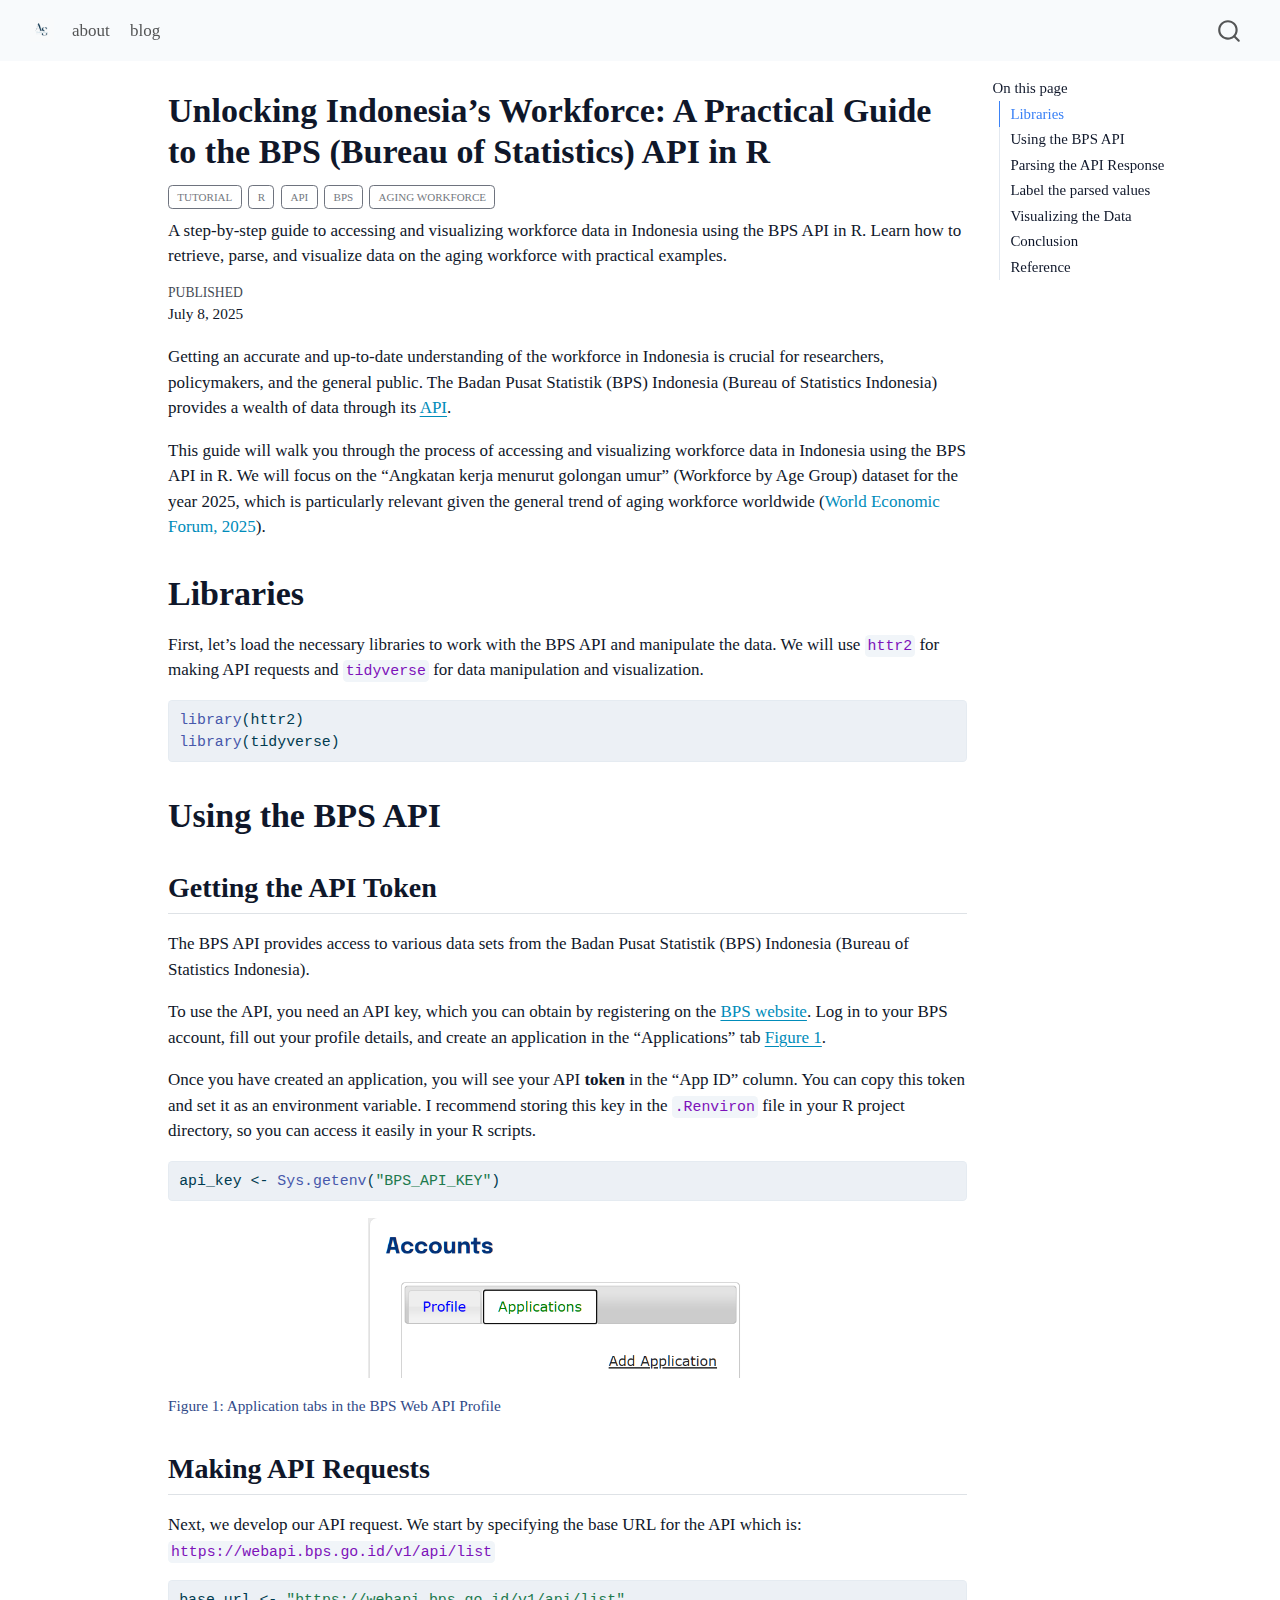
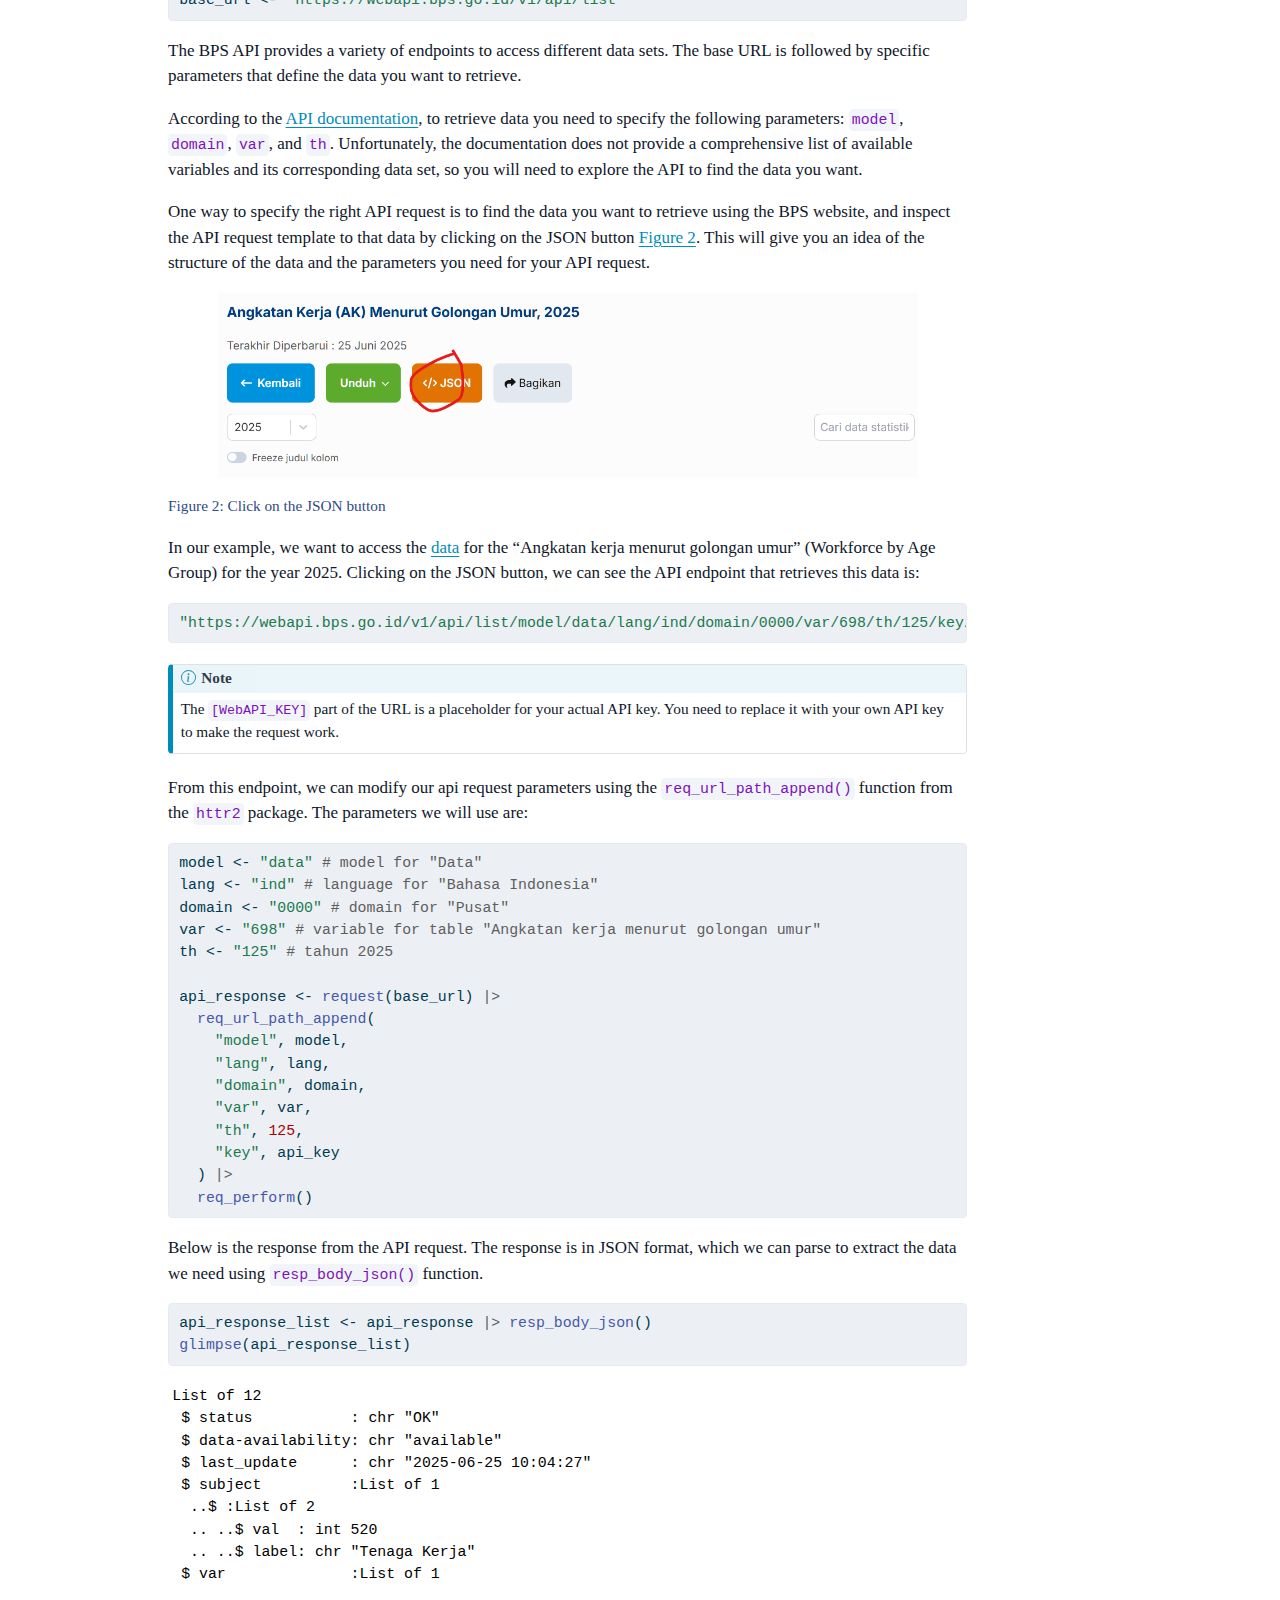
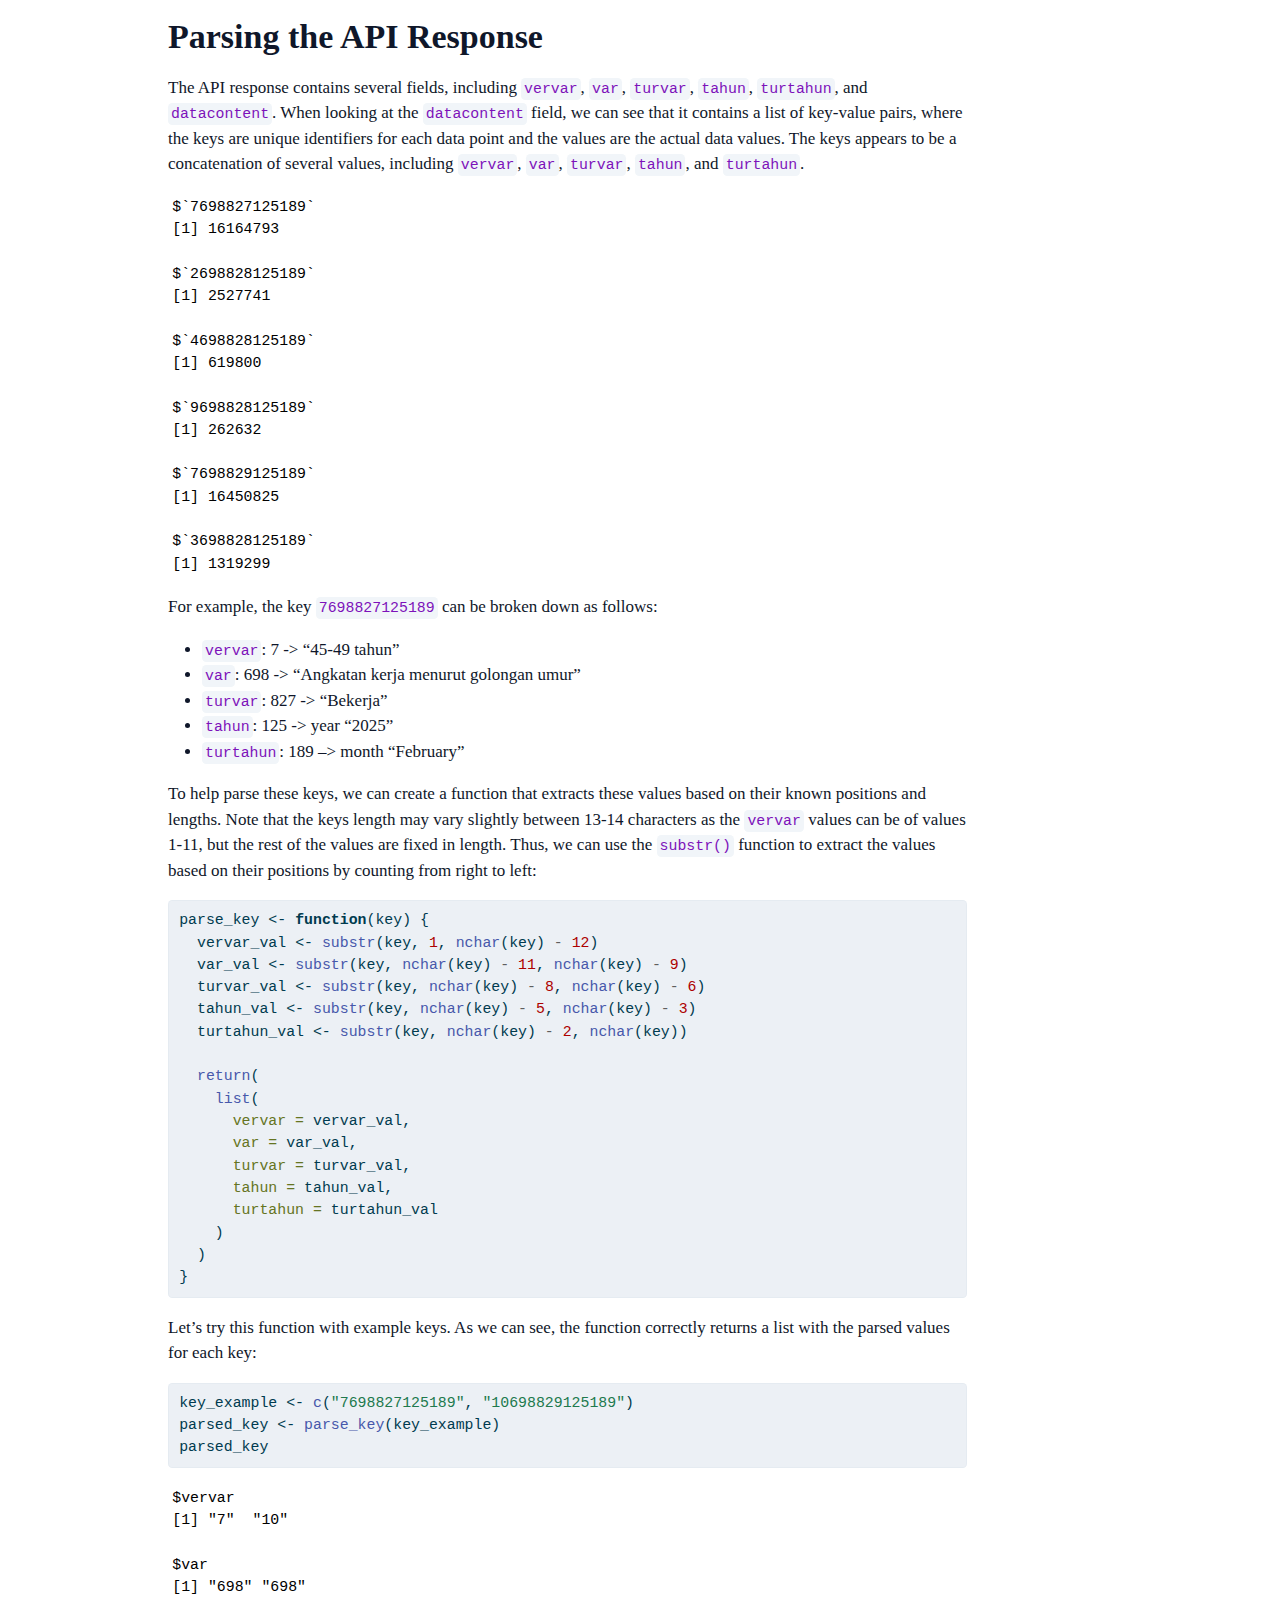
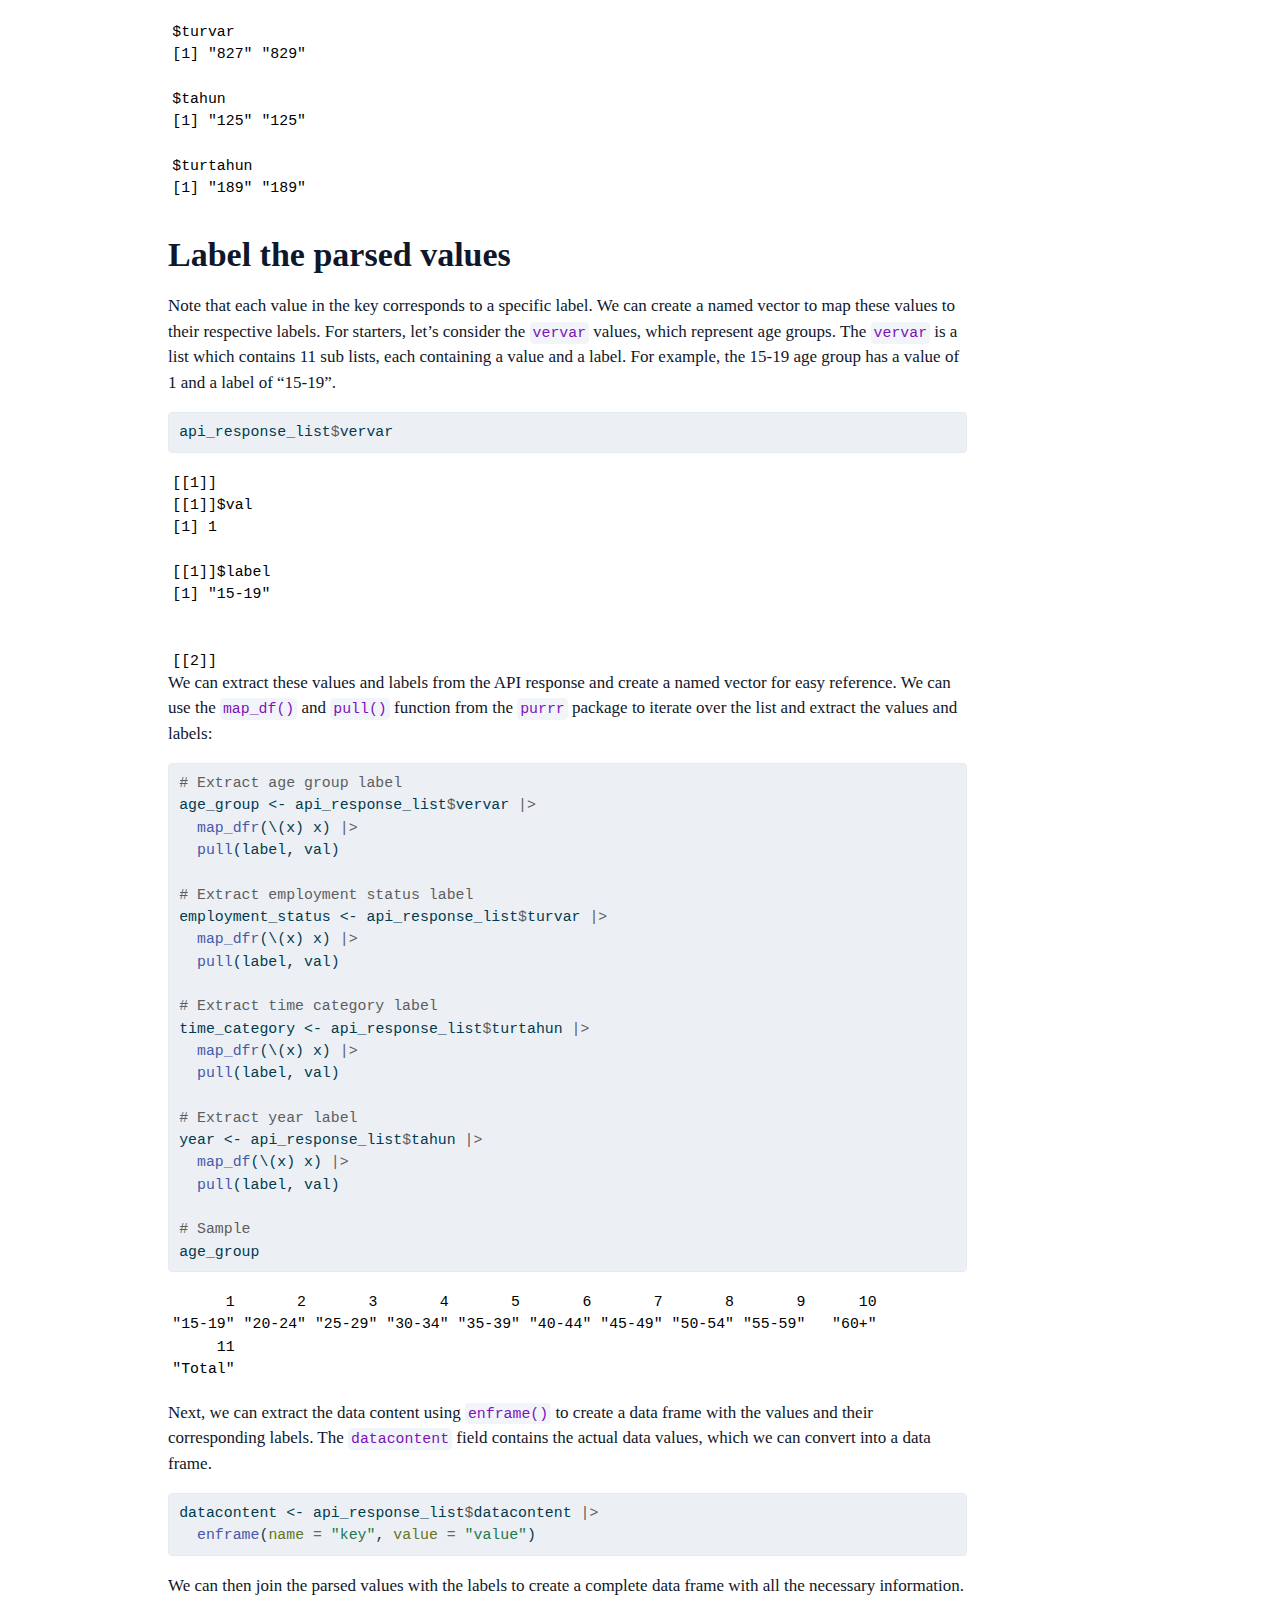
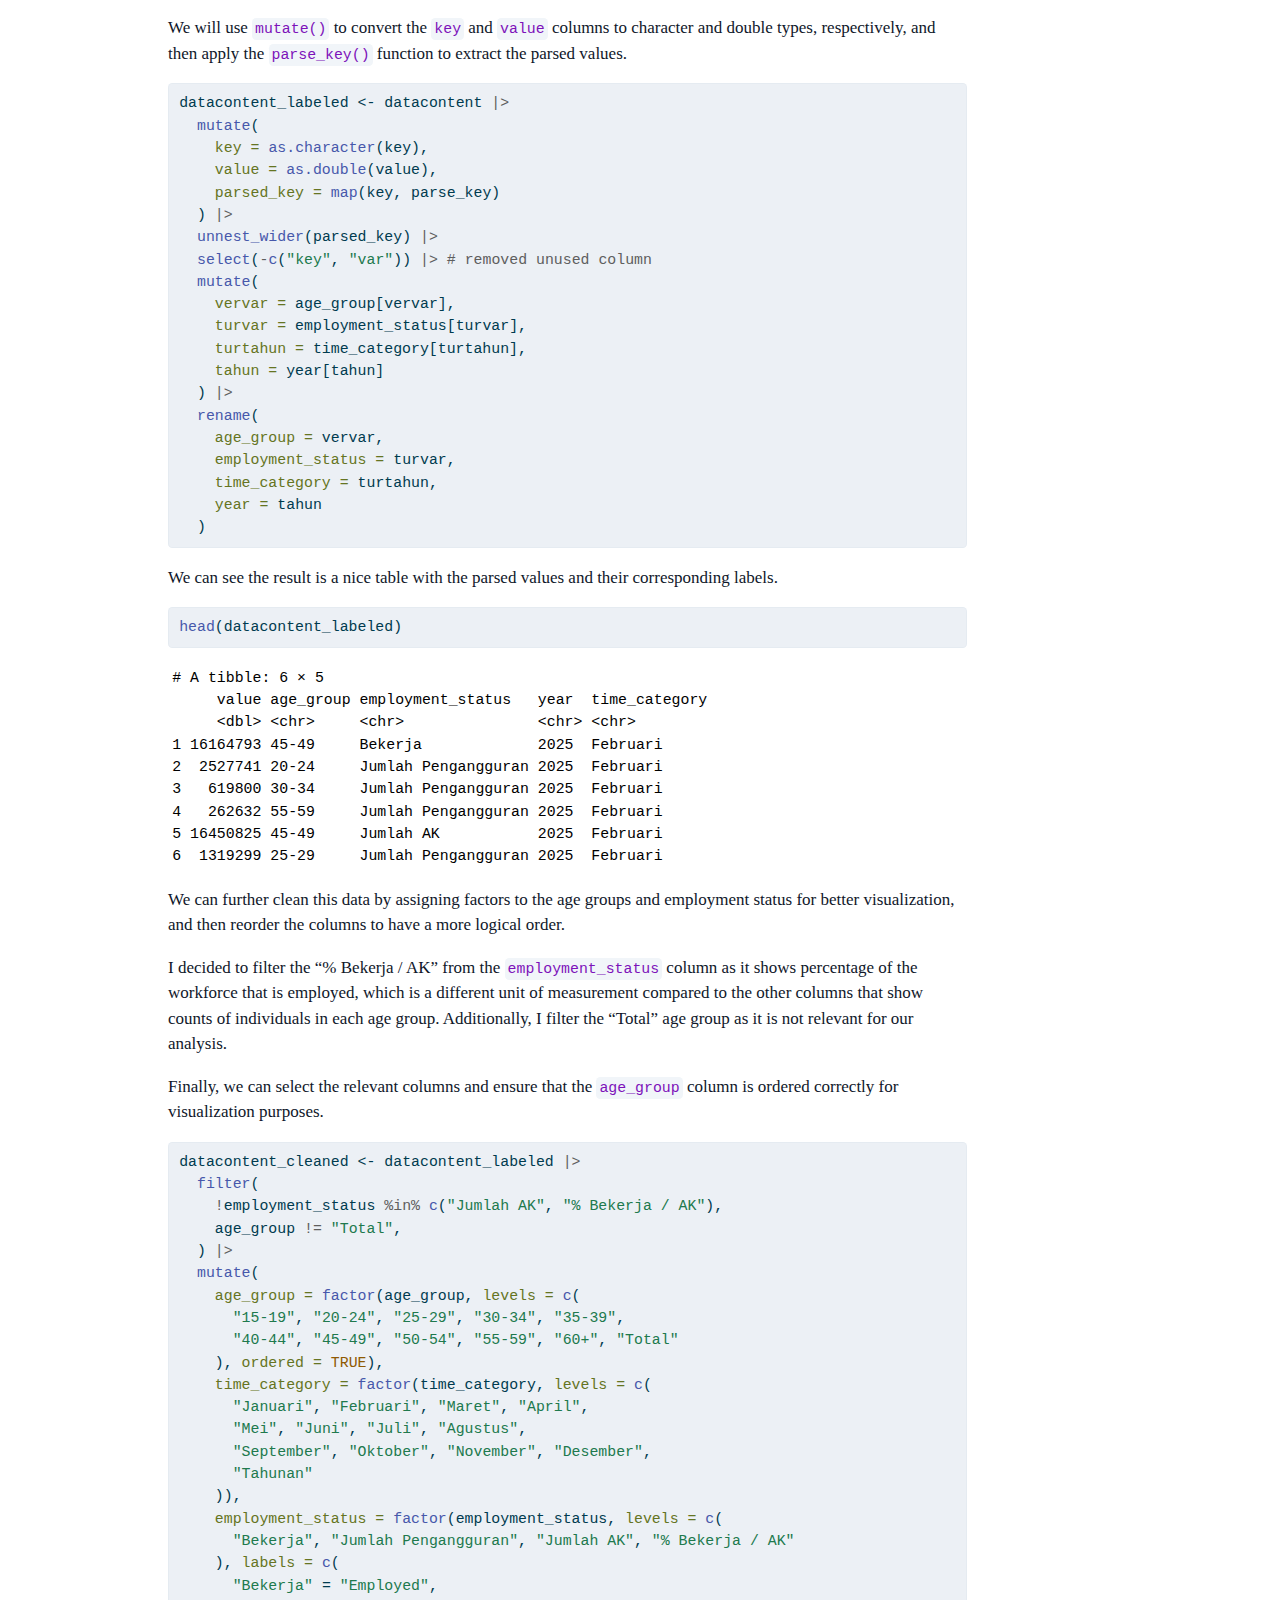
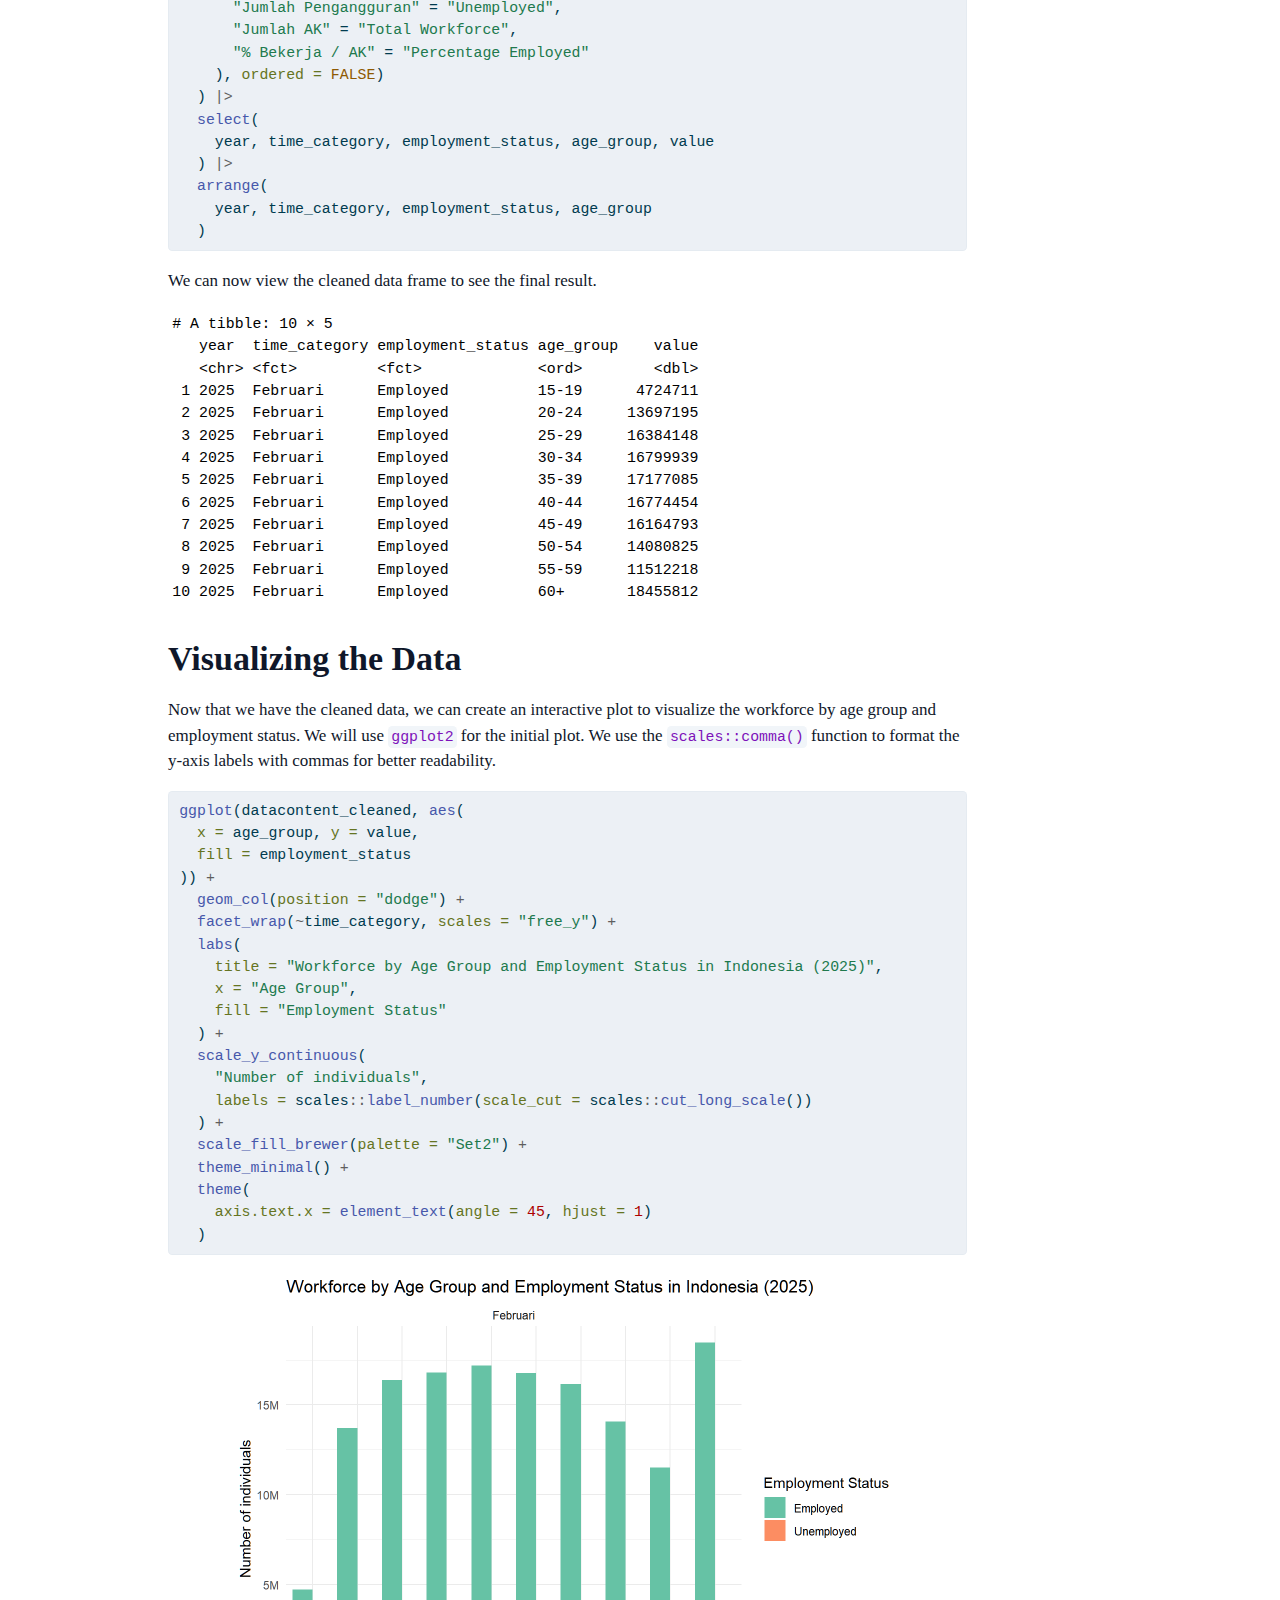
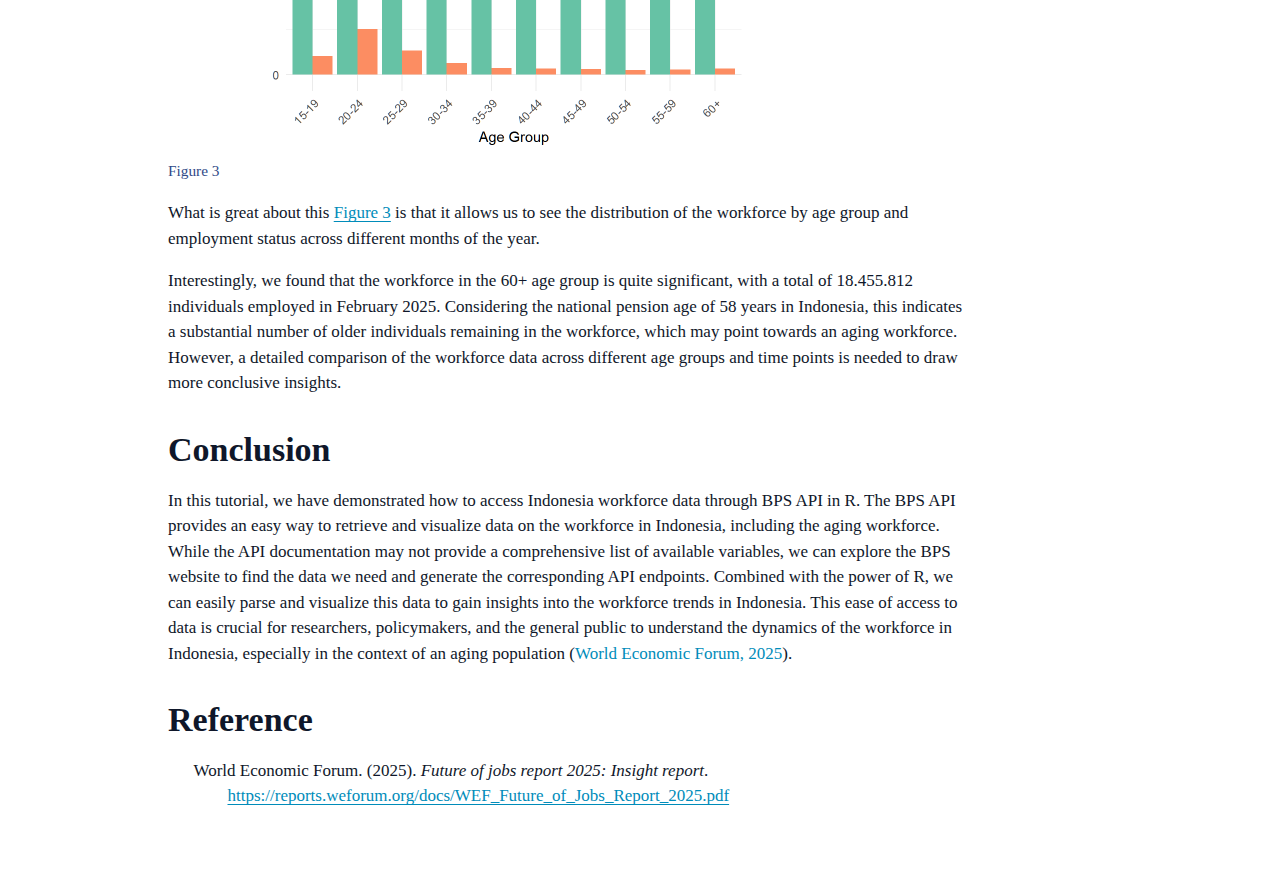
<file: docs/posts/2025-07-post1/index.html>
<!DOCTYPE html>
<html xmlns="http://www.w3.org/1999/xhtml" lang="en" xml:lang="en"><head>

<meta charset="utf-8">
<meta name="generator" content="quarto-1.7.29">

<meta name="viewport" content="width=device-width, initial-scale=1.0, user-scalable=yes">

<meta name="dcterms.date" content="2025-07-08">
<meta name="description" content="A step-by-step guide to accessing and visualizing workforce data in Indonesia using the BPS API in R. Learn how to retrieve, parse, and visualize data on the aging workforce with practical examples.">

<title>Unlocking Indonesia’s Workforce: A Practical Guide to the BPS (Bureau of Statistics) API in R</title>
<style>
code{white-space: pre-wrap;}
span.smallcaps{font-variant: small-caps;}
div.columns{display: flex; gap: min(4vw, 1.5em);}
div.column{flex: auto; overflow-x: auto;}
div.hanging-indent{margin-left: 1.5em; text-indent: -1.5em;}
ul.task-list{list-style: none;}
ul.task-list li input[type="checkbox"] {
  width: 0.8em;
  margin: 0 0.8em 0.2em -1em; /* quarto-specific, see https://github.com/quarto-dev/quarto-cli/issues/4556 */ 
  vertical-align: middle;
}
/* CSS for syntax highlighting */
html { -webkit-text-size-adjust: 100%; }
pre > code.sourceCode { white-space: pre; position: relative; }
pre > code.sourceCode > span { display: inline-block; line-height: 1.25; }
pre > code.sourceCode > span:empty { height: 1.2em; }
.sourceCode { overflow: visible; }
code.sourceCode > span { color: inherit; text-decoration: inherit; }
div.sourceCode { margin: 1em 0; }
pre.sourceCode { margin: 0; }
@media screen {
div.sourceCode { overflow: auto; }
}
@media print {
pre > code.sourceCode { white-space: pre-wrap; }
pre > code.sourceCode > span { text-indent: -5em; padding-left: 5em; }
}
pre.numberSource code
  { counter-reset: source-line 0; }
pre.numberSource code > span
  { position: relative; left: -4em; counter-increment: source-line; }
pre.numberSource code > span > a:first-child::before
  { content: counter(source-line);
    position: relative; left: -1em; text-align: right; vertical-align: baseline;
    border: none; display: inline-block;
    -webkit-touch-callout: none; -webkit-user-select: none;
    -khtml-user-select: none; -moz-user-select: none;
    -ms-user-select: none; user-select: none;
    padding: 0 4px; width: 4em;
  }
pre.numberSource { margin-left: 3em;  padding-left: 4px; }
div.sourceCode
  {   }
@media screen {
pre > code.sourceCode > span > a:first-child::before { text-decoration: underline; }
}
/* CSS for citations */
div.csl-bib-body { }
div.csl-entry {
  clear: both;
  margin-bottom: 0em;
}
.hanging-indent div.csl-entry {
  margin-left:2em;
  text-indent:-2em;
}
div.csl-left-margin {
  min-width:2em;
  float:left;
}
div.csl-right-inline {
  margin-left:2em;
  padding-left:1em;
}
div.csl-indent {
  margin-left: 2em;
}</style>


<script src="../../site_libs/quarto-nav/quarto-nav.js"></script>
<script src="../../site_libs/quarto-nav/headroom.min.js"></script>
<script src="../../site_libs/clipboard/clipboard.min.js"></script>
<script src="../../site_libs/quarto-search/autocomplete.umd.js"></script>
<script src="../../site_libs/quarto-search/fuse.min.js"></script>
<script src="../../site_libs/quarto-search/quarto-search.js"></script>
<meta name="quarto:offset" content="../../">
<link href="../../img/favicon.ico" rel="icon">
<script src="../../site_libs/quarto-html/quarto.js" type="module"></script>
<script src="../../site_libs/quarto-html/tabsets/tabsets.js" type="module"></script>
<script src="../../site_libs/quarto-html/popper.min.js"></script>
<script src="../../site_libs/quarto-html/tippy.umd.min.js"></script>
<script src="../../site_libs/quarto-html/anchor.min.js"></script>
<link href="../../site_libs/quarto-html/tippy.css" rel="stylesheet">
<link href="../../site_libs/quarto-html/quarto-syntax-highlighting-0815c480559380816a4d1ea211a47e91.css" rel="stylesheet" id="quarto-text-highlighting-styles">
<script src="../../site_libs/bootstrap/bootstrap.min.js"></script>
<link href="../../site_libs/bootstrap/bootstrap-icons.css" rel="stylesheet">
<link href="../../site_libs/bootstrap/bootstrap-ef60bc64736a2cb465a673e86d1d5e8f.min.css" rel="stylesheet" append-hash="true" id="quarto-bootstrap" data-mode="light">
<script id="quarto-search-options" type="application/json">{
  "location": "navbar",
  "copy-button": false,
  "collapse-after": 3,
  "panel-placement": "end",
  "type": "overlay",
  "limit": 50,
  "keyboard-shortcut": [
    "f",
    "/",
    "s"
  ],
  "show-item-context": false,
  "language": {
    "search-no-results-text": "No results",
    "search-matching-documents-text": "matching documents",
    "search-copy-link-title": "Copy link to search",
    "search-hide-matches-text": "Hide additional matches",
    "search-more-match-text": "more match in this document",
    "search-more-matches-text": "more matches in this document",
    "search-clear-button-title": "Clear",
    "search-text-placeholder": "",
    "search-detached-cancel-button-title": "Cancel",
    "search-submit-button-title": "Submit",
    "search-label": "Search"
  }
}</script>


</head>

<body class="nav-fixed quarto-light">

<div id="quarto-search-results"></div>
  <header id="quarto-header" class="headroom fixed-top">
    <nav class="navbar navbar-expand-lg " data-bs-theme="dark">
      <div class="navbar-container container-fluid">
      <div class="navbar-brand-container mx-auto">
    <a href="../../index.html" class="navbar-brand navbar-brand-logo">
    <img src="../../img/web_logo.png" alt="" class="navbar-logo">
    </a>
  </div>
            <div id="quarto-search" class="" title="Search"></div>
          <button class="navbar-toggler" type="button" data-bs-toggle="collapse" data-bs-target="#navbarCollapse" aria-controls="navbarCollapse" role="menu" aria-expanded="false" aria-label="Toggle navigation" onclick="if (window.quartoToggleHeadroom) { window.quartoToggleHeadroom(); }">
  <span class="navbar-toggler-icon"></span>
</button>
          <div class="collapse navbar-collapse" id="navbarCollapse">
            <ul class="navbar-nav navbar-nav-scroll me-auto">
  <li class="nav-item">
    <a class="nav-link" href="../../about.html"> 
<span class="menu-text">about</span></a>
  </li>  
  <li class="nav-item">
    <a class="nav-link" href="../../index.html"> 
<span class="menu-text">blog</span></a>
  </li>  
</ul>
          </div> <!-- /navcollapse -->
            <div class="quarto-navbar-tools">
</div>
      </div> <!-- /container-fluid -->
    </nav>
</header>
<!-- content -->
<div id="quarto-content" class="quarto-container page-columns page-rows-contents page-layout-article page-navbar">
<!-- sidebar -->
<!-- margin-sidebar -->
    <div id="quarto-margin-sidebar" class="sidebar margin-sidebar">
        <nav id="TOC" role="doc-toc" class="toc-active">
    <h2 id="toc-title">On this page</h2>
   
  <ul>
  <li><a href="#libraries" id="toc-libraries" class="nav-link active" data-scroll-target="#libraries">Libraries</a></li>
  <li><a href="#using-the-bps-api" id="toc-using-the-bps-api" class="nav-link" data-scroll-target="#using-the-bps-api">Using the BPS API</a>
  <ul class="collapse">
  <li><a href="#getting-the-api-token" id="toc-getting-the-api-token" class="nav-link" data-scroll-target="#getting-the-api-token">Getting the API Token</a></li>
  <li><a href="#making-api-requests" id="toc-making-api-requests" class="nav-link" data-scroll-target="#making-api-requests">Making API Requests</a></li>
  </ul></li>
  <li><a href="#parsing-the-api-response" id="toc-parsing-the-api-response" class="nav-link" data-scroll-target="#parsing-the-api-response">Parsing the API Response</a></li>
  <li><a href="#label-the-parsed-values" id="toc-label-the-parsed-values" class="nav-link" data-scroll-target="#label-the-parsed-values">Label the parsed values</a></li>
  <li><a href="#visualizing-the-data" id="toc-visualizing-the-data" class="nav-link" data-scroll-target="#visualizing-the-data">Visualizing the Data</a></li>
  <li><a href="#conclusion" id="toc-conclusion" class="nav-link" data-scroll-target="#conclusion">Conclusion</a></li>
  <li><a href="#reference" id="toc-reference" class="nav-link" data-scroll-target="#reference">Reference</a></li>
  </ul>
</nav>
    </div>
<!-- main -->
<main class="content" id="quarto-document-content">

<header id="title-block-header" class="quarto-title-block default">
<div class="quarto-title">
<h1 class="title">Unlocking Indonesia’s Workforce: A Practical Guide to the BPS (Bureau of Statistics) API in R</h1>
  <div class="quarto-categories">
    <div class="quarto-category">Tutorial</div>
    <div class="quarto-category">R</div>
    <div class="quarto-category">API</div>
    <div class="quarto-category">BPS</div>
    <div class="quarto-category">Aging Workforce</div>
  </div>
  </div>

<div>
  <div class="description">
    A step-by-step guide to accessing and visualizing workforce data in Indonesia using the BPS API in R. Learn how to retrieve, parse, and visualize data on the aging workforce with practical examples.
  </div>
</div>


<div class="quarto-title-meta">

    
    <div>
    <div class="quarto-title-meta-heading">Published</div>
    <div class="quarto-title-meta-contents">
      <p class="date">July 8, 2025</p>
    </div>
  </div>
  
    
  </div>
  


</header>


<p>Getting an accurate and up-to-date understanding of the workforce in Indonesia is crucial for researchers, policymakers, and the general public. The Badan Pusat Statistik (BPS) Indonesia (Bureau of Statistics Indonesia) provides a wealth of data through its <a href="https://webapi.bps.go.id/documentation/">API</a>.</p>
<p>This guide will walk you through the process of accessing and visualizing workforce data in Indonesia using the BPS API in R. We will focus on the “Angkatan kerja menurut golongan umur” (Workforce by Age Group) dataset for the year 2025, which is particularly relevant given the general trend of aging workforce worldwide <span class="citation" data-cites="worldeconomicforum2025">(<a href="#ref-worldeconomicforum2025" role="doc-biblioref">World Economic Forum, 2025</a>)</span>.</p>
<section id="libraries" class="level1">
<h1>Libraries</h1>
<p>First, let’s load the necessary libraries to work with the BPS API and manipulate the data. We will use <code>httr2</code> for making API requests and <code>tidyverse</code> for data manipulation and visualization.</p>
<div class="cell">
<div class="sourceCode cell-code" id="cb1"><pre class="sourceCode r code-with-copy"><code class="sourceCode r"><span id="cb1-1"><a href="#cb1-1" aria-hidden="true" tabindex="-1"></a><span class="fu">library</span>(httr2)</span>
<span id="cb1-2"><a href="#cb1-2" aria-hidden="true" tabindex="-1"></a><span class="fu">library</span>(tidyverse)</span></code><button title="Copy to Clipboard" class="code-copy-button"><i class="bi"></i></button></pre></div>
</div>
</section>
<section id="using-the-bps-api" class="level1">
<h1>Using the BPS API</h1>
<section id="getting-the-api-token" class="level2">
<h2 class="anchored" data-anchor-id="getting-the-api-token">Getting the API Token</h2>
<p>The BPS API provides access to various data sets from the Badan Pusat Statistik (BPS) Indonesia (Bureau of Statistics Indonesia).</p>
<p>To use the API, you need an API key, which you can obtain by registering on the <a href="https://webapi.bps.go.id/developer/">BPS website</a>. Log in to your BPS account, fill out your profile details, and create an application in the “Applications” tab <a href="#fig-applications" class="quarto-xref">Figure&nbsp;1</a>.</p>
<p>Once you have created an application, you will see your API <strong>token</strong> in the “App ID” column. You can copy this token and set it as an environment variable. I recommend storing this key in the <code>.Renviron</code> file in your R project directory, so you can access it easily in your R scripts.</p>
<div class="cell">
<div class="sourceCode cell-code" id="cb2"><pre class="sourceCode r code-with-copy"><code class="sourceCode r"><span id="cb2-1"><a href="#cb2-1" aria-hidden="true" tabindex="-1"></a>api_key <span class="ot">&lt;-</span> <span class="fu">Sys.getenv</span>(<span class="st">"BPS_API_KEY"</span>)</span></code><button title="Copy to Clipboard" class="code-copy-button"><i class="bi"></i></button></pre></div>
</div>
<div id="fig-applications" class="quarto-float quarto-figure quarto-figure-center anchored" data-fig-align="center">
<figure class="quarto-float quarto-float-fig figure">
<div aria-describedby="fig-applications-caption-0ceaefa1-69ba-4598-a22c-09a6ac19f8ca">
<img src="applications.png" class="img-fluid quarto-figure quarto-figure-center figure-img" width="400">
</div>
<figcaption class="quarto-float-caption-bottom quarto-float-caption quarto-float-fig" id="fig-applications-caption-0ceaefa1-69ba-4598-a22c-09a6ac19f8ca">
Figure&nbsp;1: Application tabs in the BPS Web API Profile
</figcaption>
</figure>
</div>
</section>
<section id="making-api-requests" class="level2">
<h2 class="anchored" data-anchor-id="making-api-requests">Making API Requests</h2>
<p>Next, we develop our API request. We start by specifying the base URL for the API which is: <code>https://webapi.bps.go.id/v1/api/list</code></p>
<div class="cell">
<div class="sourceCode cell-code" id="cb3"><pre class="sourceCode r code-with-copy"><code class="sourceCode r"><span id="cb3-1"><a href="#cb3-1" aria-hidden="true" tabindex="-1"></a>base_url <span class="ot">&lt;-</span> <span class="st">"https://webapi.bps.go.id/v1/api/list"</span></span></code><button title="Copy to Clipboard" class="code-copy-button"><i class="bi"></i></button></pre></div>
</div>
<p>The BPS API provides a variety of endpoints to access different data sets. The base URL is followed by specific parameters that define the data you want to retrieve.</p>
<p>According to the <a href="https://webapi.bps.go.id/documentation/">API documentation</a>, to retrieve data you need to specify the following parameters: <code>model</code>, <code>domain</code>, <code>var</code>, and <code>th</code>. Unfortunately, the documentation does not provide a comprehensive list of available variables and its corresponding data set, so you will need to explore the API to find the data you want.</p>
<p>One way to specify the right API request is to find the data you want to retrieve using the BPS website, and inspect the API request template to that data by clicking on the JSON button <a href="#fig-json-endpoint" class="quarto-xref">Figure&nbsp;2</a>. This will give you an idea of the structure of the data and the parameters you need for your API request.</p>
<div id="fig-json-endpoint" class="quarto-float quarto-figure quarto-figure-center anchored" data-fig-align="center">
<figure class="quarto-float quarto-float-fig figure">
<div aria-describedby="fig-json-endpoint-caption-0ceaefa1-69ba-4598-a22c-09a6ac19f8ca">
<img src="image1.png" class="img-fluid quarto-figure quarto-figure-center figure-img" width="700">
</div>
<figcaption class="quarto-float-caption-bottom quarto-float-caption quarto-float-fig" id="fig-json-endpoint-caption-0ceaefa1-69ba-4598-a22c-09a6ac19f8ca">
Figure&nbsp;2: Click on the JSON button
</figcaption>
</figure>
</div>
<p>In our example, we want to access the <a href="https://www.bps.go.id/id/statistics-table/2/Njk4IzI=/angkatan-kerja--ak--menurut-golongan-umur.html">data</a> for the “Angkatan kerja menurut golongan umur” (Workforce by Age Group) for the year 2025. Clicking on the JSON button, we can see the API endpoint that retrieves this data is:</p>
<div class="cell">
<div class="sourceCode cell-code" id="cb4"><pre class="sourceCode r code-with-copy"><code class="sourceCode r"><span id="cb4-1"><a href="#cb4-1" aria-hidden="true" tabindex="-1"></a><span class="st">"https://webapi.bps.go.id/v1/api/list/model/data/lang/ind/domain/0000/var/698/th/125/key/[WebAPI_KEY]"</span></span></code><button title="Copy to Clipboard" class="code-copy-button"><i class="bi"></i></button></pre></div>
</div>
<div class="callout callout-style-default callout-note callout-titled">
<div class="callout-header d-flex align-content-center">
<div class="callout-icon-container">
<i class="callout-icon"></i>
</div>
<div class="callout-title-container flex-fill">
Note
</div>
</div>
<div class="callout-body-container callout-body">
<p>The <code>[WebAPI_KEY]</code> part of the URL is a placeholder for your actual API key. You need to replace it with your own API key to make the request work.</p>
</div>
</div>
<p>From this endpoint, we can modify our api request parameters using the <code>req_url_path_append()</code> function from the <code>httr2</code> package. The parameters we will use are:</p>
<div class="cell">
<div class="sourceCode cell-code" id="cb5"><pre class="sourceCode r code-with-copy"><code class="sourceCode r"><span id="cb5-1"><a href="#cb5-1" aria-hidden="true" tabindex="-1"></a>model <span class="ot">&lt;-</span> <span class="st">"data"</span> <span class="co"># model for "Data"</span></span>
<span id="cb5-2"><a href="#cb5-2" aria-hidden="true" tabindex="-1"></a>lang <span class="ot">&lt;-</span> <span class="st">"ind"</span> <span class="co"># language for "Bahasa Indonesia"</span></span>
<span id="cb5-3"><a href="#cb5-3" aria-hidden="true" tabindex="-1"></a>domain <span class="ot">&lt;-</span> <span class="st">"0000"</span> <span class="co"># domain for "Pusat"</span></span>
<span id="cb5-4"><a href="#cb5-4" aria-hidden="true" tabindex="-1"></a>var <span class="ot">&lt;-</span> <span class="st">"698"</span> <span class="co"># variable for table "Angkatan kerja menurut golongan umur"</span></span>
<span id="cb5-5"><a href="#cb5-5" aria-hidden="true" tabindex="-1"></a>th <span class="ot">&lt;-</span> <span class="st">"125"</span> <span class="co"># tahun 2025</span></span>
<span id="cb5-6"><a href="#cb5-6" aria-hidden="true" tabindex="-1"></a></span>
<span id="cb5-7"><a href="#cb5-7" aria-hidden="true" tabindex="-1"></a>api_response <span class="ot">&lt;-</span> <span class="fu">request</span>(base_url) <span class="sc">|&gt;</span></span>
<span id="cb5-8"><a href="#cb5-8" aria-hidden="true" tabindex="-1"></a>  <span class="fu">req_url_path_append</span>(</span>
<span id="cb5-9"><a href="#cb5-9" aria-hidden="true" tabindex="-1"></a>    <span class="st">"model"</span>, model,</span>
<span id="cb5-10"><a href="#cb5-10" aria-hidden="true" tabindex="-1"></a>    <span class="st">"lang"</span>, lang,</span>
<span id="cb5-11"><a href="#cb5-11" aria-hidden="true" tabindex="-1"></a>    <span class="st">"domain"</span>, domain,</span>
<span id="cb5-12"><a href="#cb5-12" aria-hidden="true" tabindex="-1"></a>    <span class="st">"var"</span>, var,</span>
<span id="cb5-13"><a href="#cb5-13" aria-hidden="true" tabindex="-1"></a>    <span class="st">"th"</span>, <span class="dv">125</span>,</span>
<span id="cb5-14"><a href="#cb5-14" aria-hidden="true" tabindex="-1"></a>    <span class="st">"key"</span>, api_key</span>
<span id="cb5-15"><a href="#cb5-15" aria-hidden="true" tabindex="-1"></a>  ) <span class="sc">|&gt;</span></span>
<span id="cb5-16"><a href="#cb5-16" aria-hidden="true" tabindex="-1"></a>  <span class="fu">req_perform</span>()</span></code><button title="Copy to Clipboard" class="code-copy-button"><i class="bi"></i></button></pre></div>
</div>
<p>Below is the response from the API request. The response is in JSON format, which we can parse to extract the data we need using <code>resp_body_json()</code> function.</p>
<div class="cell">
<div class="sourceCode cell-code" id="cb6"><pre class="sourceCode r code-with-copy"><code class="sourceCode r"><span id="cb6-1"><a href="#cb6-1" aria-hidden="true" tabindex="-1"></a>api_response_list <span class="ot">&lt;-</span> api_response <span class="sc">|&gt;</span> <span class="fu">resp_body_json</span>()</span>
<span id="cb6-2"><a href="#cb6-2" aria-hidden="true" tabindex="-1"></a><span class="fu">glimpse</span>(api_response_list)</span></code><button title="Copy to Clipboard" class="code-copy-button"><i class="bi"></i></button></pre></div>
</div>
<div class="cell scroll">
<div class="cell-output cell-output-stdout">
<pre><code>List of 12
 $ status           : chr "OK"
 $ data-availability: chr "available"
 $ last_update      : chr "2025-06-25 10:04:27"
 $ subject          :List of 1
  ..$ :List of 2
  .. ..$ val  : int 520
  .. ..$ label: chr "Tenaga Kerja"
 $ var              :List of 1
  ..$ :List of 7
  .. ..$ val    : int 698
  .. ..$ label  : chr "Angkatan Kerja (AK) Menurut Golongan Umur"
  .. ..$ unit   : chr ""
  .. ..$ subj   : chr "Tenaga Kerja"
  .. ..$ def    : chr ""
  .. ..$ decimal: int 2
  .. ..$ note   : chr "&lt;p&gt;&lt;br /&gt;&lt;/p&gt;&lt;p&gt;&lt;br /&gt;&lt;/p&gt;&lt;p&gt;&lt;br /&gt;&lt;/p&gt;&lt;p&gt;&lt;br /&gt;&lt;/p&gt;&lt;p&gt;&lt;br /&gt;&lt;/p&gt;&lt;p&gt;&lt;br /&gt;&lt;/p&gt;&lt;p&gt;&lt;br /&gt;&lt;/p&gt;&lt;p&gt;&lt;br /&gt;&lt;/p&gt;&lt;p&gt;&lt;br "| __truncated__
 $ turvar           :List of 4
  ..$ :List of 2
  .. ..$ val  : int 827
  .. ..$ label: chr "Bekerja"
  ..$ :List of 2
  .. ..$ val  : int 828
  .. ..$ label: chr "Jumlah Pengangguran"
  ..$ :List of 2
  .. ..$ val  : int 829
  .. ..$ label: chr "Jumlah AK"
  ..$ :List of 2
  .. ..$ val  : int 830
  .. ..$ label: chr "% Bekerja / AK"
 $ labelvervar      : chr "Golongan Umur"
 $ vervar           :List of 11
  ..$ :List of 2
  .. ..$ val  : int 1
  .. ..$ label: chr "15-19"
  ..$ :List of 2
  .. ..$ val  : int 2
  .. ..$ label: chr "20-24"
  ..$ :List of 2
  .. ..$ val  : int 3
  .. ..$ label: chr "25-29"
  ..$ :List of 2
  .. ..$ val  : int 4
  .. ..$ label: chr "30-34"
  ..$ :List of 2
  .. ..$ val  : int 5
  .. ..$ label: chr "35-39"
  ..$ :List of 2
  .. ..$ val  : int 6
  .. ..$ label: chr "40-44"
  ..$ :List of 2
  .. ..$ val  : int 7
  .. ..$ label: chr "45-49"
  ..$ :List of 2
  .. ..$ val  : int 8
  .. ..$ label: chr "50-54"
  ..$ :List of 2
  .. ..$ val  : int 9
  .. ..$ label: chr "55-59"
  ..$ :List of 2
  .. ..$ val  : int 10
  .. ..$ label: chr "60+"
  ..$ :List of 2
  .. ..$ val  : int 11
  .. ..$ label: chr "Total"
 $ tahun            :List of 1
  ..$ :List of 2
  .. ..$ val  : int 125
  .. ..$ label: chr "2025"
 $ turtahun         :List of 3
  ..$ :List of 2
  .. ..$ val  : int 189
  .. ..$ label: chr "Februari"
  ..$ :List of 2
  .. ..$ val  : int 190
  .. ..$ label: chr "Agustus"
  ..$ :List of 2
  .. ..$ val  : int 191
  .. ..$ label: chr "Tahunan"
 $ datacontent      :List of 44
  ..$ 7698827125189 : int 16164793
  ..$ 2698828125189 : int 2527741
  ..$ 4698828125189 : int 619800
  ..$ 9698828125189 : int 262632
  ..$ 7698829125189 : int 16450825
  ..$ 3698828125189 : int 1319299
  ..$ 4698830125189 : num 96.4
  ..$ 6698828125189 : int 332935
  ..$ 1698827125189 : int 4724711
  ..$ 3698829125189 : int 17703447
  ..$ 5698828125189 : int 351093
  ..$ 11698830125189: num 95.2
  ..$ 1698830125189 : num 82.2
  ..$ 1698829125189 : int 5746898
  ..$ 6698829125189 : int 17107389
  ..$ 2698830125189 : num 84.4
  ..$ 11698829125189: int 153049487
  ..$ 1698828125189 : int 1022187
  ..$ 8698829125189 : int 14323589
  ..$ 11698827125189: int 145771180
  ..$ 8698828125189 : int 242764
  ..$ 5698827125189 : int 17177085
  ..$ 2698829125189 : int 16224936
  ..$ 11698828125189: int 7278307
  ..$ 4698827125189 : int 16799939
  ..$ 5698830125189 : int 98
  ..$ 4698829125189 : int 17419739
  ..$ 9698827125189 : int 11512218
  ..$ 2698827125189 : int 13697195
  ..$ 5698829125189 : int 17528178
  ..$ 10698828125189: int 313824
  ..$ 8698827125189 : int 14080825
  ..$ 9698830125189 : num 97.8
  ..$ 10698830125189: num 98.3
  ..$ 7698830125189 : num 98.3
  ..$ 7698828125189 : int 286032
  ..$ 6698827125189 : int 16774454
  ..$ 6698830125189 : num 98
  ..$ 3698827125189 : int 16384148
  ..$ 8698830125189 : num 98.3
  ..$ 9698829125189 : int 11774850
  ..$ 10698829125189: int 18769636
  ..$ 10698827125189: int 18455812
  ..$ 3698830125189 : num 92.5
 $ related          : list()</code></pre>
</div>
</div>
</section>
</section>
<section id="parsing-the-api-response" class="level1">
<h1>Parsing the API Response</h1>
<p>The API response contains several fields, including <code>vervar</code>, <code>var</code>, <code>turvar</code>, <code>tahun</code>, <code>turtahun</code>, and <code>datacontent</code>. When looking at the <code>datacontent</code> field, we can see that it contains a list of key-value pairs, where the keys are unique identifiers for each data point and the values are the actual data values. The keys appears to be a concatenation of several values, including <code>vervar</code>, <code>var</code>, <code>turvar</code>, <code>tahun</code>, and <code>turtahun</code>.</p>
<div class="cell">
<div class="cell-output cell-output-stdout">
<pre><code>$`7698827125189`
[1] 16164793

$`2698828125189`
[1] 2527741

$`4698828125189`
[1] 619800

$`9698828125189`
[1] 262632

$`7698829125189`
[1] 16450825

$`3698828125189`
[1] 1319299</code></pre>
</div>
</div>
<p>For example, the key <code>7698827125189</code> can be broken down as follows:</p>
<ul>
<li><code>vervar</code>: 7 -&gt; “45-49 tahun”</li>
<li><code>var</code>: 698 -&gt; “Angkatan kerja menurut golongan umur”</li>
<li><code>turvar</code>: 827 -&gt; “Bekerja”</li>
<li><code>tahun</code>: 125 -&gt; year “2025”</li>
<li><code>turtahun</code>: 189 –&gt; month “February”</li>
</ul>
<p>To help parse these keys, we can create a function that extracts these values based on their known positions and lengths. Note that the keys length may vary slightly between 13-14 characters as the <code>vervar</code> values can be of values 1-11, but the rest of the values are fixed in length. Thus, we can use the <code>substr()</code> function to extract the values based on their positions by counting from right to left:</p>
<div class="cell">
<div class="sourceCode cell-code" id="cb9"><pre class="sourceCode r code-with-copy"><code class="sourceCode r"><span id="cb9-1"><a href="#cb9-1" aria-hidden="true" tabindex="-1"></a>parse_key <span class="ot">&lt;-</span> <span class="cf">function</span>(key) {</span>
<span id="cb9-2"><a href="#cb9-2" aria-hidden="true" tabindex="-1"></a>  vervar_val <span class="ot">&lt;-</span> <span class="fu">substr</span>(key, <span class="dv">1</span>, <span class="fu">nchar</span>(key) <span class="sc">-</span> <span class="dv">12</span>)</span>
<span id="cb9-3"><a href="#cb9-3" aria-hidden="true" tabindex="-1"></a>  var_val <span class="ot">&lt;-</span> <span class="fu">substr</span>(key, <span class="fu">nchar</span>(key) <span class="sc">-</span> <span class="dv">11</span>, <span class="fu">nchar</span>(key) <span class="sc">-</span> <span class="dv">9</span>)</span>
<span id="cb9-4"><a href="#cb9-4" aria-hidden="true" tabindex="-1"></a>  turvar_val <span class="ot">&lt;-</span> <span class="fu">substr</span>(key, <span class="fu">nchar</span>(key) <span class="sc">-</span> <span class="dv">8</span>, <span class="fu">nchar</span>(key) <span class="sc">-</span> <span class="dv">6</span>)</span>
<span id="cb9-5"><a href="#cb9-5" aria-hidden="true" tabindex="-1"></a>  tahun_val <span class="ot">&lt;-</span> <span class="fu">substr</span>(key, <span class="fu">nchar</span>(key) <span class="sc">-</span> <span class="dv">5</span>, <span class="fu">nchar</span>(key) <span class="sc">-</span> <span class="dv">3</span>)</span>
<span id="cb9-6"><a href="#cb9-6" aria-hidden="true" tabindex="-1"></a>  turtahun_val <span class="ot">&lt;-</span> <span class="fu">substr</span>(key, <span class="fu">nchar</span>(key) <span class="sc">-</span> <span class="dv">2</span>, <span class="fu">nchar</span>(key))</span>
<span id="cb9-7"><a href="#cb9-7" aria-hidden="true" tabindex="-1"></a></span>
<span id="cb9-8"><a href="#cb9-8" aria-hidden="true" tabindex="-1"></a>  <span class="fu">return</span>(</span>
<span id="cb9-9"><a href="#cb9-9" aria-hidden="true" tabindex="-1"></a>    <span class="fu">list</span>(</span>
<span id="cb9-10"><a href="#cb9-10" aria-hidden="true" tabindex="-1"></a>      <span class="at">vervar =</span> vervar_val,</span>
<span id="cb9-11"><a href="#cb9-11" aria-hidden="true" tabindex="-1"></a>      <span class="at">var =</span> var_val,</span>
<span id="cb9-12"><a href="#cb9-12" aria-hidden="true" tabindex="-1"></a>      <span class="at">turvar =</span> turvar_val,</span>
<span id="cb9-13"><a href="#cb9-13" aria-hidden="true" tabindex="-1"></a>      <span class="at">tahun =</span> tahun_val,</span>
<span id="cb9-14"><a href="#cb9-14" aria-hidden="true" tabindex="-1"></a>      <span class="at">turtahun =</span> turtahun_val</span>
<span id="cb9-15"><a href="#cb9-15" aria-hidden="true" tabindex="-1"></a>    )</span>
<span id="cb9-16"><a href="#cb9-16" aria-hidden="true" tabindex="-1"></a>  )</span>
<span id="cb9-17"><a href="#cb9-17" aria-hidden="true" tabindex="-1"></a>}</span></code><button title="Copy to Clipboard" class="code-copy-button"><i class="bi"></i></button></pre></div>
</div>
<p>Let’s try this function with example keys. As we can see, the function correctly returns a list with the parsed values for each key:</p>
<div class="cell">
<div class="sourceCode cell-code" id="cb10"><pre class="sourceCode r code-with-copy"><code class="sourceCode r"><span id="cb10-1"><a href="#cb10-1" aria-hidden="true" tabindex="-1"></a>key_example <span class="ot">&lt;-</span> <span class="fu">c</span>(<span class="st">"7698827125189"</span>, <span class="st">"10698829125189"</span>)</span>
<span id="cb10-2"><a href="#cb10-2" aria-hidden="true" tabindex="-1"></a>parsed_key <span class="ot">&lt;-</span> <span class="fu">parse_key</span>(key_example)</span>
<span id="cb10-3"><a href="#cb10-3" aria-hidden="true" tabindex="-1"></a>parsed_key</span></code><button title="Copy to Clipboard" class="code-copy-button"><i class="bi"></i></button></pre></div>
<div class="cell-output cell-output-stdout">
<pre><code>$vervar
[1] "7"  "10"

$var
[1] "698" "698"

$turvar
[1] "827" "829"

$tahun
[1] "125" "125"

$turtahun
[1] "189" "189"</code></pre>
</div>
</div>
</section>
<section id="label-the-parsed-values" class="level1">
<h1>Label the parsed values</h1>
<p>Note that each value in the key corresponds to a specific label. We can create a named vector to map these values to their respective labels. For starters, let’s consider the <code>vervar</code> values, which represent age groups. The <code>vervar</code> is a list which contains 11 sub lists, each containing a value and a label. For example, the 15-19 age group has a value of 1 and a label of “15-19”.</p>
<div class="cell">
<div class="sourceCode cell-code" id="cb12"><pre class="sourceCode r code-with-copy"><code class="sourceCode r"><span id="cb12-1"><a href="#cb12-1" aria-hidden="true" tabindex="-1"></a>api_response_list<span class="sc">$</span>vervar</span></code><button title="Copy to Clipboard" class="code-copy-button"><i class="bi"></i></button></pre></div>
</div>
<div class="cell scroll">
<div class="cell-output cell-output-stdout">
<pre><code>[[1]]
[[1]]$val
[1] 1

[[1]]$label
[1] "15-19"


[[2]]
[[2]]$val
[1] 2

[[2]]$label
[1] "20-24"


[[3]]
[[3]]$val
[1] 3

[[3]]$label
[1] "25-29"


[[4]]
[[4]]$val
[1] 4

[[4]]$label
[1] "30-34"


[[5]]
[[5]]$val
[1] 5

[[5]]$label
[1] "35-39"


[[6]]
[[6]]$val
[1] 6

[[6]]$label
[1] "40-44"


[[7]]
[[7]]$val
[1] 7

[[7]]$label
[1] "45-49"


[[8]]
[[8]]$val
[1] 8

[[8]]$label
[1] "50-54"


[[9]]
[[9]]$val
[1] 9

[[9]]$label
[1] "55-59"


[[10]]
[[10]]$val
[1] 10

[[10]]$label
[1] "60+"


[[11]]
[[11]]$val
[1] 11

[[11]]$label
[1] "Total"</code></pre>
</div>
</div>
<p>We can extract these values and labels from the API response and create a named vector for easy reference. We can use the <code>map_df()</code> and <code>pull()</code> function from the <code>purrr</code> package to iterate over the list and extract the values and labels:</p>
<div class="cell">
<div class="sourceCode cell-code" id="cb14"><pre class="sourceCode r code-with-copy"><code class="sourceCode r"><span id="cb14-1"><a href="#cb14-1" aria-hidden="true" tabindex="-1"></a><span class="co"># Extract age group label</span></span>
<span id="cb14-2"><a href="#cb14-2" aria-hidden="true" tabindex="-1"></a>age_group <span class="ot">&lt;-</span> api_response_list<span class="sc">$</span>vervar <span class="sc">|&gt;</span></span>
<span id="cb14-3"><a href="#cb14-3" aria-hidden="true" tabindex="-1"></a>  <span class="fu">map_dfr</span>(\(x) x) <span class="sc">|&gt;</span></span>
<span id="cb14-4"><a href="#cb14-4" aria-hidden="true" tabindex="-1"></a>  <span class="fu">pull</span>(label, val)</span>
<span id="cb14-5"><a href="#cb14-5" aria-hidden="true" tabindex="-1"></a></span>
<span id="cb14-6"><a href="#cb14-6" aria-hidden="true" tabindex="-1"></a><span class="co"># Extract employment status label</span></span>
<span id="cb14-7"><a href="#cb14-7" aria-hidden="true" tabindex="-1"></a>employment_status <span class="ot">&lt;-</span> api_response_list<span class="sc">$</span>turvar <span class="sc">|&gt;</span></span>
<span id="cb14-8"><a href="#cb14-8" aria-hidden="true" tabindex="-1"></a>  <span class="fu">map_dfr</span>(\(x) x) <span class="sc">|&gt;</span></span>
<span id="cb14-9"><a href="#cb14-9" aria-hidden="true" tabindex="-1"></a>  <span class="fu">pull</span>(label, val)</span>
<span id="cb14-10"><a href="#cb14-10" aria-hidden="true" tabindex="-1"></a></span>
<span id="cb14-11"><a href="#cb14-11" aria-hidden="true" tabindex="-1"></a><span class="co"># Extract time category label</span></span>
<span id="cb14-12"><a href="#cb14-12" aria-hidden="true" tabindex="-1"></a>time_category <span class="ot">&lt;-</span> api_response_list<span class="sc">$</span>turtahun <span class="sc">|&gt;</span></span>
<span id="cb14-13"><a href="#cb14-13" aria-hidden="true" tabindex="-1"></a>  <span class="fu">map_dfr</span>(\(x) x) <span class="sc">|&gt;</span></span>
<span id="cb14-14"><a href="#cb14-14" aria-hidden="true" tabindex="-1"></a>  <span class="fu">pull</span>(label, val)</span>
<span id="cb14-15"><a href="#cb14-15" aria-hidden="true" tabindex="-1"></a></span>
<span id="cb14-16"><a href="#cb14-16" aria-hidden="true" tabindex="-1"></a><span class="co"># Extract year label</span></span>
<span id="cb14-17"><a href="#cb14-17" aria-hidden="true" tabindex="-1"></a>year <span class="ot">&lt;-</span> api_response_list<span class="sc">$</span>tahun <span class="sc">|&gt;</span></span>
<span id="cb14-18"><a href="#cb14-18" aria-hidden="true" tabindex="-1"></a>  <span class="fu">map_df</span>(\(x) x) <span class="sc">|&gt;</span></span>
<span id="cb14-19"><a href="#cb14-19" aria-hidden="true" tabindex="-1"></a>  <span class="fu">pull</span>(label, val)</span>
<span id="cb14-20"><a href="#cb14-20" aria-hidden="true" tabindex="-1"></a></span>
<span id="cb14-21"><a href="#cb14-21" aria-hidden="true" tabindex="-1"></a><span class="co"># Sample</span></span>
<span id="cb14-22"><a href="#cb14-22" aria-hidden="true" tabindex="-1"></a>age_group</span></code><button title="Copy to Clipboard" class="code-copy-button"><i class="bi"></i></button></pre></div>
<div class="cell-output cell-output-stdout">
<pre><code>      1       2       3       4       5       6       7       8       9      10 
"15-19" "20-24" "25-29" "30-34" "35-39" "40-44" "45-49" "50-54" "55-59"   "60+" 
     11 
"Total" </code></pre>
</div>
</div>
<p>Next, we can extract the data content using <code>enframe()</code> to create a data frame with the values and their corresponding labels. The <code>datacontent</code> field contains the actual data values, which we can convert into a data frame.</p>
<div class="cell">
<div class="sourceCode cell-code" id="cb16"><pre class="sourceCode r code-with-copy"><code class="sourceCode r"><span id="cb16-1"><a href="#cb16-1" aria-hidden="true" tabindex="-1"></a>datacontent <span class="ot">&lt;-</span> api_response_list<span class="sc">$</span>datacontent <span class="sc">|&gt;</span></span>
<span id="cb16-2"><a href="#cb16-2" aria-hidden="true" tabindex="-1"></a>  <span class="fu">enframe</span>(<span class="at">name =</span> <span class="st">"key"</span>, <span class="at">value =</span> <span class="st">"value"</span>)</span></code><button title="Copy to Clipboard" class="code-copy-button"><i class="bi"></i></button></pre></div>
</div>
<p>We can then join the parsed values with the labels to create a complete data frame with all the necessary information.</p>
<p>We will use <code>mutate()</code> to convert the <code>key</code> and <code>value</code> columns to character and double types, respectively, and then apply the <code>parse_key()</code> function to extract the parsed values.</p>
<div class="cell">
<div class="sourceCode cell-code" id="cb17"><pre class="sourceCode r code-with-copy"><code class="sourceCode r"><span id="cb17-1"><a href="#cb17-1" aria-hidden="true" tabindex="-1"></a>datacontent_labeled <span class="ot">&lt;-</span> datacontent <span class="sc">|&gt;</span></span>
<span id="cb17-2"><a href="#cb17-2" aria-hidden="true" tabindex="-1"></a>  <span class="fu">mutate</span>(</span>
<span id="cb17-3"><a href="#cb17-3" aria-hidden="true" tabindex="-1"></a>    <span class="at">key =</span> <span class="fu">as.character</span>(key),</span>
<span id="cb17-4"><a href="#cb17-4" aria-hidden="true" tabindex="-1"></a>    <span class="at">value =</span> <span class="fu">as.double</span>(value),</span>
<span id="cb17-5"><a href="#cb17-5" aria-hidden="true" tabindex="-1"></a>    <span class="at">parsed_key =</span> <span class="fu">map</span>(key, parse_key)</span>
<span id="cb17-6"><a href="#cb17-6" aria-hidden="true" tabindex="-1"></a>  ) <span class="sc">|&gt;</span></span>
<span id="cb17-7"><a href="#cb17-7" aria-hidden="true" tabindex="-1"></a>  <span class="fu">unnest_wider</span>(parsed_key) <span class="sc">|&gt;</span></span>
<span id="cb17-8"><a href="#cb17-8" aria-hidden="true" tabindex="-1"></a>  <span class="fu">select</span>(<span class="sc">-</span><span class="fu">c</span>(<span class="st">"key"</span>, <span class="st">"var"</span>)) <span class="sc">|&gt;</span> <span class="co"># removed unused column</span></span>
<span id="cb17-9"><a href="#cb17-9" aria-hidden="true" tabindex="-1"></a>  <span class="fu">mutate</span>(</span>
<span id="cb17-10"><a href="#cb17-10" aria-hidden="true" tabindex="-1"></a>    <span class="at">vervar =</span> age_group[vervar],</span>
<span id="cb17-11"><a href="#cb17-11" aria-hidden="true" tabindex="-1"></a>    <span class="at">turvar =</span> employment_status[turvar],</span>
<span id="cb17-12"><a href="#cb17-12" aria-hidden="true" tabindex="-1"></a>    <span class="at">turtahun =</span> time_category[turtahun],</span>
<span id="cb17-13"><a href="#cb17-13" aria-hidden="true" tabindex="-1"></a>    <span class="at">tahun =</span> year[tahun]</span>
<span id="cb17-14"><a href="#cb17-14" aria-hidden="true" tabindex="-1"></a>  ) <span class="sc">|&gt;</span></span>
<span id="cb17-15"><a href="#cb17-15" aria-hidden="true" tabindex="-1"></a>  <span class="fu">rename</span>(</span>
<span id="cb17-16"><a href="#cb17-16" aria-hidden="true" tabindex="-1"></a>    <span class="at">age_group =</span> vervar,</span>
<span id="cb17-17"><a href="#cb17-17" aria-hidden="true" tabindex="-1"></a>    <span class="at">employment_status =</span> turvar,</span>
<span id="cb17-18"><a href="#cb17-18" aria-hidden="true" tabindex="-1"></a>    <span class="at">time_category =</span> turtahun,</span>
<span id="cb17-19"><a href="#cb17-19" aria-hidden="true" tabindex="-1"></a>    <span class="at">year =</span> tahun</span>
<span id="cb17-20"><a href="#cb17-20" aria-hidden="true" tabindex="-1"></a>  )</span></code><button title="Copy to Clipboard" class="code-copy-button"><i class="bi"></i></button></pre></div>
</div>
<p>We can see the result is a nice table with the parsed values and their corresponding labels.</p>
<div class="cell">
<div class="sourceCode cell-code" id="cb18"><pre class="sourceCode r code-with-copy"><code class="sourceCode r"><span id="cb18-1"><a href="#cb18-1" aria-hidden="true" tabindex="-1"></a><span class="fu">head</span>(datacontent_labeled)</span></code><button title="Copy to Clipboard" class="code-copy-button"><i class="bi"></i></button></pre></div>
<div class="cell-output cell-output-stdout">
<pre><code># A tibble: 6 × 5
     value age_group employment_status   year  time_category
     &lt;dbl&gt; &lt;chr&gt;     &lt;chr&gt;               &lt;chr&gt; &lt;chr&gt;        
1 16164793 45-49     Bekerja             2025  Februari     
2  2527741 20-24     Jumlah Pengangguran 2025  Februari     
3   619800 30-34     Jumlah Pengangguran 2025  Februari     
4   262632 55-59     Jumlah Pengangguran 2025  Februari     
5 16450825 45-49     Jumlah AK           2025  Februari     
6  1319299 25-29     Jumlah Pengangguran 2025  Februari     </code></pre>
</div>
</div>
<p>We can further clean this data by assigning factors to the age groups and employment status for better visualization, and then reorder the columns to have a more logical order.</p>
<p>I decided to filter the “% Bekerja / AK” from the <code>employment_status</code> column as it shows percentage of the workforce that is employed, which is a different unit of measurement compared to the other columns that show counts of individuals in each age group. Additionally, I filter the “Total” age group as it is not relevant for our analysis.</p>
<p>Finally, we can select the relevant columns and ensure that the <code>age_group</code> column is ordered correctly for visualization purposes.</p>
<div class="cell">
<div class="sourceCode cell-code" id="cb20"><pre class="sourceCode r code-with-copy"><code class="sourceCode r"><span id="cb20-1"><a href="#cb20-1" aria-hidden="true" tabindex="-1"></a>datacontent_cleaned <span class="ot">&lt;-</span> datacontent_labeled <span class="sc">|&gt;</span></span>
<span id="cb20-2"><a href="#cb20-2" aria-hidden="true" tabindex="-1"></a>  <span class="fu">filter</span>(</span>
<span id="cb20-3"><a href="#cb20-3" aria-hidden="true" tabindex="-1"></a>    <span class="sc">!</span>employment_status <span class="sc">%in%</span> <span class="fu">c</span>(<span class="st">"Jumlah AK"</span>, <span class="st">"% Bekerja / AK"</span>),</span>
<span id="cb20-4"><a href="#cb20-4" aria-hidden="true" tabindex="-1"></a>    age_group <span class="sc">!=</span> <span class="st">"Total"</span>,</span>
<span id="cb20-5"><a href="#cb20-5" aria-hidden="true" tabindex="-1"></a>  ) <span class="sc">|&gt;</span></span>
<span id="cb20-6"><a href="#cb20-6" aria-hidden="true" tabindex="-1"></a>  <span class="fu">mutate</span>(</span>
<span id="cb20-7"><a href="#cb20-7" aria-hidden="true" tabindex="-1"></a>    <span class="at">age_group =</span> <span class="fu">factor</span>(age_group, <span class="at">levels =</span> <span class="fu">c</span>(</span>
<span id="cb20-8"><a href="#cb20-8" aria-hidden="true" tabindex="-1"></a>      <span class="st">"15-19"</span>, <span class="st">"20-24"</span>, <span class="st">"25-29"</span>, <span class="st">"30-34"</span>, <span class="st">"35-39"</span>,</span>
<span id="cb20-9"><a href="#cb20-9" aria-hidden="true" tabindex="-1"></a>      <span class="st">"40-44"</span>, <span class="st">"45-49"</span>, <span class="st">"50-54"</span>, <span class="st">"55-59"</span>, <span class="st">"60+"</span>, <span class="st">"Total"</span></span>
<span id="cb20-10"><a href="#cb20-10" aria-hidden="true" tabindex="-1"></a>    ), <span class="at">ordered =</span> <span class="cn">TRUE</span>),</span>
<span id="cb20-11"><a href="#cb20-11" aria-hidden="true" tabindex="-1"></a>    <span class="at">time_category =</span> <span class="fu">factor</span>(time_category, <span class="at">levels =</span> <span class="fu">c</span>(</span>
<span id="cb20-12"><a href="#cb20-12" aria-hidden="true" tabindex="-1"></a>      <span class="st">"Januari"</span>, <span class="st">"Februari"</span>, <span class="st">"Maret"</span>, <span class="st">"April"</span>,</span>
<span id="cb20-13"><a href="#cb20-13" aria-hidden="true" tabindex="-1"></a>      <span class="st">"Mei"</span>, <span class="st">"Juni"</span>, <span class="st">"Juli"</span>, <span class="st">"Agustus"</span>,</span>
<span id="cb20-14"><a href="#cb20-14" aria-hidden="true" tabindex="-1"></a>      <span class="st">"September"</span>, <span class="st">"Oktober"</span>, <span class="st">"November"</span>, <span class="st">"Desember"</span>,</span>
<span id="cb20-15"><a href="#cb20-15" aria-hidden="true" tabindex="-1"></a>      <span class="st">"Tahunan"</span></span>
<span id="cb20-16"><a href="#cb20-16" aria-hidden="true" tabindex="-1"></a>    )),</span>
<span id="cb20-17"><a href="#cb20-17" aria-hidden="true" tabindex="-1"></a>    <span class="at">employment_status =</span> <span class="fu">factor</span>(employment_status, <span class="at">levels =</span> <span class="fu">c</span>(</span>
<span id="cb20-18"><a href="#cb20-18" aria-hidden="true" tabindex="-1"></a>      <span class="st">"Bekerja"</span>, <span class="st">"Jumlah Pengangguran"</span>, <span class="st">"Jumlah AK"</span>, <span class="st">"% Bekerja / AK"</span></span>
<span id="cb20-19"><a href="#cb20-19" aria-hidden="true" tabindex="-1"></a>    ), <span class="at">labels =</span> <span class="fu">c</span>(</span>
<span id="cb20-20"><a href="#cb20-20" aria-hidden="true" tabindex="-1"></a>      <span class="st">"Bekerja"</span> <span class="ot">=</span> <span class="st">"Employed"</span>,</span>
<span id="cb20-21"><a href="#cb20-21" aria-hidden="true" tabindex="-1"></a>      <span class="st">"Jumlah Pengangguran"</span> <span class="ot">=</span> <span class="st">"Unemployed"</span>,</span>
<span id="cb20-22"><a href="#cb20-22" aria-hidden="true" tabindex="-1"></a>      <span class="st">"Jumlah AK"</span> <span class="ot">=</span> <span class="st">"Total Workforce"</span>,</span>
<span id="cb20-23"><a href="#cb20-23" aria-hidden="true" tabindex="-1"></a>      <span class="st">"% Bekerja / AK"</span> <span class="ot">=</span> <span class="st">"Percentage Employed"</span></span>
<span id="cb20-24"><a href="#cb20-24" aria-hidden="true" tabindex="-1"></a>    ), <span class="at">ordered =</span> <span class="cn">FALSE</span>)</span>
<span id="cb20-25"><a href="#cb20-25" aria-hidden="true" tabindex="-1"></a>  ) <span class="sc">|&gt;</span></span>
<span id="cb20-26"><a href="#cb20-26" aria-hidden="true" tabindex="-1"></a>  <span class="fu">select</span>(</span>
<span id="cb20-27"><a href="#cb20-27" aria-hidden="true" tabindex="-1"></a>    year, time_category, employment_status, age_group, value</span>
<span id="cb20-28"><a href="#cb20-28" aria-hidden="true" tabindex="-1"></a>  ) <span class="sc">|&gt;</span></span>
<span id="cb20-29"><a href="#cb20-29" aria-hidden="true" tabindex="-1"></a>  <span class="fu">arrange</span>(</span>
<span id="cb20-30"><a href="#cb20-30" aria-hidden="true" tabindex="-1"></a>    year, time_category, employment_status, age_group</span>
<span id="cb20-31"><a href="#cb20-31" aria-hidden="true" tabindex="-1"></a>  )</span></code><button title="Copy to Clipboard" class="code-copy-button"><i class="bi"></i></button></pre></div>
</div>
<p>We can now view the cleaned data frame to see the final result.</p>
<div class="cell">
<div class="cell-output cell-output-stdout">
<pre><code># A tibble: 10 × 5
   year  time_category employment_status age_group    value
   &lt;chr&gt; &lt;fct&gt;         &lt;fct&gt;             &lt;ord&gt;        &lt;dbl&gt;
 1 2025  Februari      Employed          15-19      4724711
 2 2025  Februari      Employed          20-24     13697195
 3 2025  Februari      Employed          25-29     16384148
 4 2025  Februari      Employed          30-34     16799939
 5 2025  Februari      Employed          35-39     17177085
 6 2025  Februari      Employed          40-44     16774454
 7 2025  Februari      Employed          45-49     16164793
 8 2025  Februari      Employed          50-54     14080825
 9 2025  Februari      Employed          55-59     11512218
10 2025  Februari      Employed          60+       18455812</code></pre>
</div>
</div>
</section>
<section id="visualizing-the-data" class="level1">
<h1>Visualizing the Data</h1>
<p>Now that we have the cleaned data, we can create an interactive plot to visualize the workforce by age group and employment status. We will use <code>ggplot2</code> for the initial plot. We use the <code>scales::comma()</code> function to format the y-axis labels with commas for better readability.</p>
<div class="cell">
<div class="sourceCode cell-code" id="cb22"><pre class="sourceCode r code-with-copy"><code class="sourceCode r"><span id="cb22-1"><a href="#cb22-1" aria-hidden="true" tabindex="-1"></a><span class="fu">ggplot</span>(datacontent_cleaned, <span class="fu">aes</span>(</span>
<span id="cb22-2"><a href="#cb22-2" aria-hidden="true" tabindex="-1"></a>  <span class="at">x =</span> age_group, <span class="at">y =</span> value,</span>
<span id="cb22-3"><a href="#cb22-3" aria-hidden="true" tabindex="-1"></a>  <span class="at">fill =</span> employment_status</span>
<span id="cb22-4"><a href="#cb22-4" aria-hidden="true" tabindex="-1"></a>)) <span class="sc">+</span></span>
<span id="cb22-5"><a href="#cb22-5" aria-hidden="true" tabindex="-1"></a>  <span class="fu">geom_col</span>(<span class="at">position =</span> <span class="st">"dodge"</span>) <span class="sc">+</span></span>
<span id="cb22-6"><a href="#cb22-6" aria-hidden="true" tabindex="-1"></a>  <span class="fu">facet_wrap</span>(<span class="sc">~</span>time_category, <span class="at">scales =</span> <span class="st">"free_y"</span>) <span class="sc">+</span></span>
<span id="cb22-7"><a href="#cb22-7" aria-hidden="true" tabindex="-1"></a>  <span class="fu">labs</span>(</span>
<span id="cb22-8"><a href="#cb22-8" aria-hidden="true" tabindex="-1"></a>    <span class="at">title =</span> <span class="st">"Workforce by Age Group and Employment Status in Indonesia (2025)"</span>,</span>
<span id="cb22-9"><a href="#cb22-9" aria-hidden="true" tabindex="-1"></a>    <span class="at">x =</span> <span class="st">"Age Group"</span>,</span>
<span id="cb22-10"><a href="#cb22-10" aria-hidden="true" tabindex="-1"></a>    <span class="at">fill =</span> <span class="st">"Employment Status"</span></span>
<span id="cb22-11"><a href="#cb22-11" aria-hidden="true" tabindex="-1"></a>  ) <span class="sc">+</span></span>
<span id="cb22-12"><a href="#cb22-12" aria-hidden="true" tabindex="-1"></a>  <span class="fu">scale_y_continuous</span>(</span>
<span id="cb22-13"><a href="#cb22-13" aria-hidden="true" tabindex="-1"></a>    <span class="st">"Number of individuals"</span>,</span>
<span id="cb22-14"><a href="#cb22-14" aria-hidden="true" tabindex="-1"></a>    <span class="at">labels =</span> scales<span class="sc">::</span><span class="fu">label_number</span>(<span class="at">scale_cut =</span> scales<span class="sc">::</span><span class="fu">cut_long_scale</span>())</span>
<span id="cb22-15"><a href="#cb22-15" aria-hidden="true" tabindex="-1"></a>  ) <span class="sc">+</span></span>
<span id="cb22-16"><a href="#cb22-16" aria-hidden="true" tabindex="-1"></a>  <span class="fu">scale_fill_brewer</span>(<span class="at">palette =</span> <span class="st">"Set2"</span>) <span class="sc">+</span></span>
<span id="cb22-17"><a href="#cb22-17" aria-hidden="true" tabindex="-1"></a>  <span class="fu">theme_minimal</span>() <span class="sc">+</span></span>
<span id="cb22-18"><a href="#cb22-18" aria-hidden="true" tabindex="-1"></a>  <span class="fu">theme</span>(</span>
<span id="cb22-19"><a href="#cb22-19" aria-hidden="true" tabindex="-1"></a>    <span class="at">axis.text.x =</span> <span class="fu">element_text</span>(<span class="at">angle =</span> <span class="dv">45</span>, <span class="at">hjust =</span> <span class="dv">1</span>)</span>
<span id="cb22-20"><a href="#cb22-20" aria-hidden="true" tabindex="-1"></a>  )</span></code><button title="Copy to Clipboard" class="code-copy-button"><i class="bi"></i></button></pre></div>
<div class="cell-output-display">
<div id="fig-workforce-plot" class="quarto-float quarto-figure quarto-figure-center anchored" width="672">
<figure class="quarto-float quarto-float-fig figure">
<div aria-describedby="fig-workforce-plot-caption-0ceaefa1-69ba-4598-a22c-09a6ac19f8ca">
<img src="index_files/figure-html/fig-workforce-plot-1.png" id="fig-workforce-plot" class="img-fluid figure-img" width="672">
</div>
<figcaption class="quarto-float-caption-bottom quarto-float-caption quarto-float-fig quarto-uncaptioned" id="fig-workforce-plot-caption-0ceaefa1-69ba-4598-a22c-09a6ac19f8ca">
Figure&nbsp;3
</figcaption>
</figure>
</div>
</div>
</div>
<p>What is great about this <a href="#fig-workforce-plot" class="quarto-xref">Figure&nbsp;3</a> is that it allows us to see the distribution of the workforce by age group and employment status across different months of the year.</p>
<p>Interestingly, we found that the workforce in the 60+ age group is quite significant, with a total of 18.455.812 individuals employed in February 2025. Considering the national pension age of 58 years in Indonesia, this indicates a substantial number of older individuals remaining in the workforce, which may point towards an aging workforce. However, a detailed comparison of the workforce data across different age groups and time points is needed to draw more conclusive insights.</p>
</section>
<section id="conclusion" class="level1">
<h1>Conclusion</h1>
<p>In this tutorial, we have demonstrated how to access Indonesia workforce data through BPS API in R. The BPS API provides an easy way to retrieve and visualize data on the workforce in Indonesia, including the aging workforce. While the API documentation may not provide a comprehensive list of available variables, we can explore the BPS website to find the data we need and generate the corresponding API endpoints. Combined with the power of R, we can easily parse and visualize this data to gain insights into the workforce trends in Indonesia. This ease of access to data is crucial for researchers, policymakers, and the general public to understand the dynamics of the workforce in Indonesia, especially in the context of an aging population <span class="citation" data-cites="worldeconomicforum2025">(<a href="#ref-worldeconomicforum2025" role="doc-biblioref">World Economic Forum, 2025</a>)</span>.</p>
</section>
<section id="reference" class="level1">
<h1>Reference</h1>
<div id="refs" class="references csl-bib-body hanging-indent" data-entry-spacing="0" data-line-spacing="2" role="list">


<div id="ref-worldeconomicforum2025" class="csl-entry" role="listitem">
World Economic Forum. (2025). <em>Future of jobs report 2025: Insight report</em>. <a href="https://reports.weforum.org/docs/WEF_Future_of_Jobs_Report_2025.pdf">https://reports.weforum.org/docs/WEF_Future_of_Jobs_Report_2025.pdf</a>
</div>
</div>
</section>

</main> <!-- /main -->
<script id="quarto-html-after-body" type="application/javascript">
  window.document.addEventListener("DOMContentLoaded", function (event) {
    const icon = "";
    const anchorJS = new window.AnchorJS();
    anchorJS.options = {
      placement: 'right',
      icon: icon
    };
    anchorJS.add('.anchored');
    const isCodeAnnotation = (el) => {
      for (const clz of el.classList) {
        if (clz.startsWith('code-annotation-')) {                     
          return true;
        }
      }
      return false;
    }
    const onCopySuccess = function(e) {
      // button target
      const button = e.trigger;
      // don't keep focus
      button.blur();
      // flash "checked"
      button.classList.add('code-copy-button-checked');
      var currentTitle = button.getAttribute("title");
      button.setAttribute("title", "Copied!");
      let tooltip;
      if (window.bootstrap) {
        button.setAttribute("data-bs-toggle", "tooltip");
        button.setAttribute("data-bs-placement", "left");
        button.setAttribute("data-bs-title", "Copied!");
        tooltip = new bootstrap.Tooltip(button, 
          { trigger: "manual", 
            customClass: "code-copy-button-tooltip",
            offset: [0, -8]});
        tooltip.show();    
      }
      setTimeout(function() {
        if (tooltip) {
          tooltip.hide();
          button.removeAttribute("data-bs-title");
          button.removeAttribute("data-bs-toggle");
          button.removeAttribute("data-bs-placement");
        }
        button.setAttribute("title", currentTitle);
        button.classList.remove('code-copy-button-checked');
      }, 1000);
      // clear code selection
      e.clearSelection();
    }
    const getTextToCopy = function(trigger) {
        const codeEl = trigger.previousElementSibling.cloneNode(true);
        for (const childEl of codeEl.children) {
          if (isCodeAnnotation(childEl)) {
            childEl.remove();
          }
        }
        return codeEl.innerText;
    }
    const clipboard = new window.ClipboardJS('.code-copy-button:not([data-in-quarto-modal])', {
      text: getTextToCopy
    });
    clipboard.on('success', onCopySuccess);
    if (window.document.getElementById('quarto-embedded-source-code-modal')) {
      const clipboardModal = new window.ClipboardJS('.code-copy-button[data-in-quarto-modal]', {
        text: getTextToCopy,
        container: window.document.getElementById('quarto-embedded-source-code-modal')
      });
      clipboardModal.on('success', onCopySuccess);
    }
      var localhostRegex = new RegExp(/^(?:http|https):\/\/localhost\:?[0-9]*\//);
      var mailtoRegex = new RegExp(/^mailto:/);
        var filterRegex = new RegExp('/' + window.location.host + '/');
      var isInternal = (href) => {
          return filterRegex.test(href) || localhostRegex.test(href) || mailtoRegex.test(href);
      }
      // Inspect non-navigation links and adorn them if external
     var links = window.document.querySelectorAll('a[href]:not(.nav-link):not(.navbar-brand):not(.toc-action):not(.sidebar-link):not(.sidebar-item-toggle):not(.pagination-link):not(.no-external):not([aria-hidden]):not(.dropdown-item):not(.quarto-navigation-tool):not(.about-link)');
      for (var i=0; i<links.length; i++) {
        const link = links[i];
        if (!isInternal(link.href)) {
          // undo the damage that might have been done by quarto-nav.js in the case of
          // links that we want to consider external
          if (link.dataset.originalHref !== undefined) {
            link.href = link.dataset.originalHref;
          }
        }
      }
    function tippyHover(el, contentFn, onTriggerFn, onUntriggerFn) {
      const config = {
        allowHTML: true,
        maxWidth: 500,
        delay: 100,
        arrow: false,
        appendTo: function(el) {
            return el.parentElement;
        },
        interactive: true,
        interactiveBorder: 10,
        theme: 'quarto',
        placement: 'bottom-start',
      };
      if (contentFn) {
        config.content = contentFn;
      }
      if (onTriggerFn) {
        config.onTrigger = onTriggerFn;
      }
      if (onUntriggerFn) {
        config.onUntrigger = onUntriggerFn;
      }
      window.tippy(el, config); 
    }
    const noterefs = window.document.querySelectorAll('a[role="doc-noteref"]');
    for (var i=0; i<noterefs.length; i++) {
      const ref = noterefs[i];
      tippyHover(ref, function() {
        // use id or data attribute instead here
        let href = ref.getAttribute('data-footnote-href') || ref.getAttribute('href');
        try { href = new URL(href).hash; } catch {}
        const id = href.replace(/^#\/?/, "");
        const note = window.document.getElementById(id);
        if (note) {
          return note.innerHTML;
        } else {
          return "";
        }
      });
    }
    const xrefs = window.document.querySelectorAll('a.quarto-xref');
    const processXRef = (id, note) => {
      // Strip column container classes
      const stripColumnClz = (el) => {
        el.classList.remove("page-full", "page-columns");
        if (el.children) {
          for (const child of el.children) {
            stripColumnClz(child);
          }
        }
      }
      stripColumnClz(note)
      if (id === null || id.startsWith('sec-')) {
        // Special case sections, only their first couple elements
        const container = document.createElement("div");
        if (note.children && note.children.length > 2) {
          container.appendChild(note.children[0].cloneNode(true));
          for (let i = 1; i < note.children.length; i++) {
            const child = note.children[i];
            if (child.tagName === "P" && child.innerText === "") {
              continue;
            } else {
              container.appendChild(child.cloneNode(true));
              break;
            }
          }
          if (window.Quarto?.typesetMath) {
            window.Quarto.typesetMath(container);
          }
          return container.innerHTML
        } else {
          if (window.Quarto?.typesetMath) {
            window.Quarto.typesetMath(note);
          }
          return note.innerHTML;
        }
      } else {
        // Remove any anchor links if they are present
        const anchorLink = note.querySelector('a.anchorjs-link');
        if (anchorLink) {
          anchorLink.remove();
        }
        if (window.Quarto?.typesetMath) {
          window.Quarto.typesetMath(note);
        }
        if (note.classList.contains("callout")) {
          return note.outerHTML;
        } else {
          return note.innerHTML;
        }
      }
    }
    for (var i=0; i<xrefs.length; i++) {
      const xref = xrefs[i];
      tippyHover(xref, undefined, function(instance) {
        instance.disable();
        let url = xref.getAttribute('href');
        let hash = undefined; 
        if (url.startsWith('#')) {
          hash = url;
        } else {
          try { hash = new URL(url).hash; } catch {}
        }
        if (hash) {
          const id = hash.replace(/^#\/?/, "");
          const note = window.document.getElementById(id);
          if (note !== null) {
            try {
              const html = processXRef(id, note.cloneNode(true));
              instance.setContent(html);
            } finally {
              instance.enable();
              instance.show();
            }
          } else {
            // See if we can fetch this
            fetch(url.split('#')[0])
            .then(res => res.text())
            .then(html => {
              const parser = new DOMParser();
              const htmlDoc = parser.parseFromString(html, "text/html");
              const note = htmlDoc.getElementById(id);
              if (note !== null) {
                const html = processXRef(id, note);
                instance.setContent(html);
              } 
            }).finally(() => {
              instance.enable();
              instance.show();
            });
          }
        } else {
          // See if we can fetch a full url (with no hash to target)
          // This is a special case and we should probably do some content thinning / targeting
          fetch(url)
          .then(res => res.text())
          .then(html => {
            const parser = new DOMParser();
            const htmlDoc = parser.parseFromString(html, "text/html");
            const note = htmlDoc.querySelector('main.content');
            if (note !== null) {
              // This should only happen for chapter cross references
              // (since there is no id in the URL)
              // remove the first header
              if (note.children.length > 0 && note.children[0].tagName === "HEADER") {
                note.children[0].remove();
              }
              const html = processXRef(null, note);
              instance.setContent(html);
            } 
          }).finally(() => {
            instance.enable();
            instance.show();
          });
        }
      }, function(instance) {
      });
    }
        let selectedAnnoteEl;
        const selectorForAnnotation = ( cell, annotation) => {
          let cellAttr = 'data-code-cell="' + cell + '"';
          let lineAttr = 'data-code-annotation="' +  annotation + '"';
          const selector = 'span[' + cellAttr + '][' + lineAttr + ']';
          return selector;
        }
        const selectCodeLines = (annoteEl) => {
          const doc = window.document;
          const targetCell = annoteEl.getAttribute("data-target-cell");
          const targetAnnotation = annoteEl.getAttribute("data-target-annotation");
          const annoteSpan = window.document.querySelector(selectorForAnnotation(targetCell, targetAnnotation));
          const lines = annoteSpan.getAttribute("data-code-lines").split(",");
          const lineIds = lines.map((line) => {
            return targetCell + "-" + line;
          })
          let top = null;
          let height = null;
          let parent = null;
          if (lineIds.length > 0) {
              //compute the position of the single el (top and bottom and make a div)
              const el = window.document.getElementById(lineIds[0]);
              top = el.offsetTop;
              height = el.offsetHeight;
              parent = el.parentElement.parentElement;
            if (lineIds.length > 1) {
              const lastEl = window.document.getElementById(lineIds[lineIds.length - 1]);
              const bottom = lastEl.offsetTop + lastEl.offsetHeight;
              height = bottom - top;
            }
            if (top !== null && height !== null && parent !== null) {
              // cook up a div (if necessary) and position it 
              let div = window.document.getElementById("code-annotation-line-highlight");
              if (div === null) {
                div = window.document.createElement("div");
                div.setAttribute("id", "code-annotation-line-highlight");
                div.style.position = 'absolute';
                parent.appendChild(div);
              }
              div.style.top = top - 2 + "px";
              div.style.height = height + 4 + "px";
              div.style.left = 0;
              let gutterDiv = window.document.getElementById("code-annotation-line-highlight-gutter");
              if (gutterDiv === null) {
                gutterDiv = window.document.createElement("div");
                gutterDiv.setAttribute("id", "code-annotation-line-highlight-gutter");
                gutterDiv.style.position = 'absolute';
                const codeCell = window.document.getElementById(targetCell);
                const gutter = codeCell.querySelector('.code-annotation-gutter');
                gutter.appendChild(gutterDiv);
              }
              gutterDiv.style.top = top - 2 + "px";
              gutterDiv.style.height = height + 4 + "px";
            }
            selectedAnnoteEl = annoteEl;
          }
        };
        const unselectCodeLines = () => {
          const elementsIds = ["code-annotation-line-highlight", "code-annotation-line-highlight-gutter"];
          elementsIds.forEach((elId) => {
            const div = window.document.getElementById(elId);
            if (div) {
              div.remove();
            }
          });
          selectedAnnoteEl = undefined;
        };
          // Handle positioning of the toggle
      window.addEventListener(
        "resize",
        throttle(() => {
          elRect = undefined;
          if (selectedAnnoteEl) {
            selectCodeLines(selectedAnnoteEl);
          }
        }, 10)
      );
      function throttle(fn, ms) {
      let throttle = false;
      let timer;
        return (...args) => {
          if(!throttle) { // first call gets through
              fn.apply(this, args);
              throttle = true;
          } else { // all the others get throttled
              if(timer) clearTimeout(timer); // cancel #2
              timer = setTimeout(() => {
                fn.apply(this, args);
                timer = throttle = false;
              }, ms);
          }
        };
      }
        // Attach click handler to the DT
        const annoteDls = window.document.querySelectorAll('dt[data-target-cell]');
        for (const annoteDlNode of annoteDls) {
          annoteDlNode.addEventListener('click', (event) => {
            const clickedEl = event.target;
            if (clickedEl !== selectedAnnoteEl) {
              unselectCodeLines();
              const activeEl = window.document.querySelector('dt[data-target-cell].code-annotation-active');
              if (activeEl) {
                activeEl.classList.remove('code-annotation-active');
              }
              selectCodeLines(clickedEl);
              clickedEl.classList.add('code-annotation-active');
            } else {
              // Unselect the line
              unselectCodeLines();
              clickedEl.classList.remove('code-annotation-active');
            }
          });
        }
    const findCites = (el) => {
      const parentEl = el.parentElement;
      if (parentEl) {
        const cites = parentEl.dataset.cites;
        if (cites) {
          return {
            el,
            cites: cites.split(' ')
          };
        } else {
          return findCites(el.parentElement)
        }
      } else {
        return undefined;
      }
    };
    var bibliorefs = window.document.querySelectorAll('a[role="doc-biblioref"]');
    for (var i=0; i<bibliorefs.length; i++) {
      const ref = bibliorefs[i];
      const citeInfo = findCites(ref);
      if (citeInfo) {
        tippyHover(citeInfo.el, function() {
          var popup = window.document.createElement('div');
          citeInfo.cites.forEach(function(cite) {
            var citeDiv = window.document.createElement('div');
            citeDiv.classList.add('hanging-indent');
            citeDiv.classList.add('csl-entry');
            var biblioDiv = window.document.getElementById('ref-' + cite);
            if (biblioDiv) {
              citeDiv.innerHTML = biblioDiv.innerHTML;
            }
            popup.appendChild(citeDiv);
          });
          return popup.innerHTML;
        });
      }
    }
  });
  </script>
</div> <!-- /content -->




</body></html>
</file>
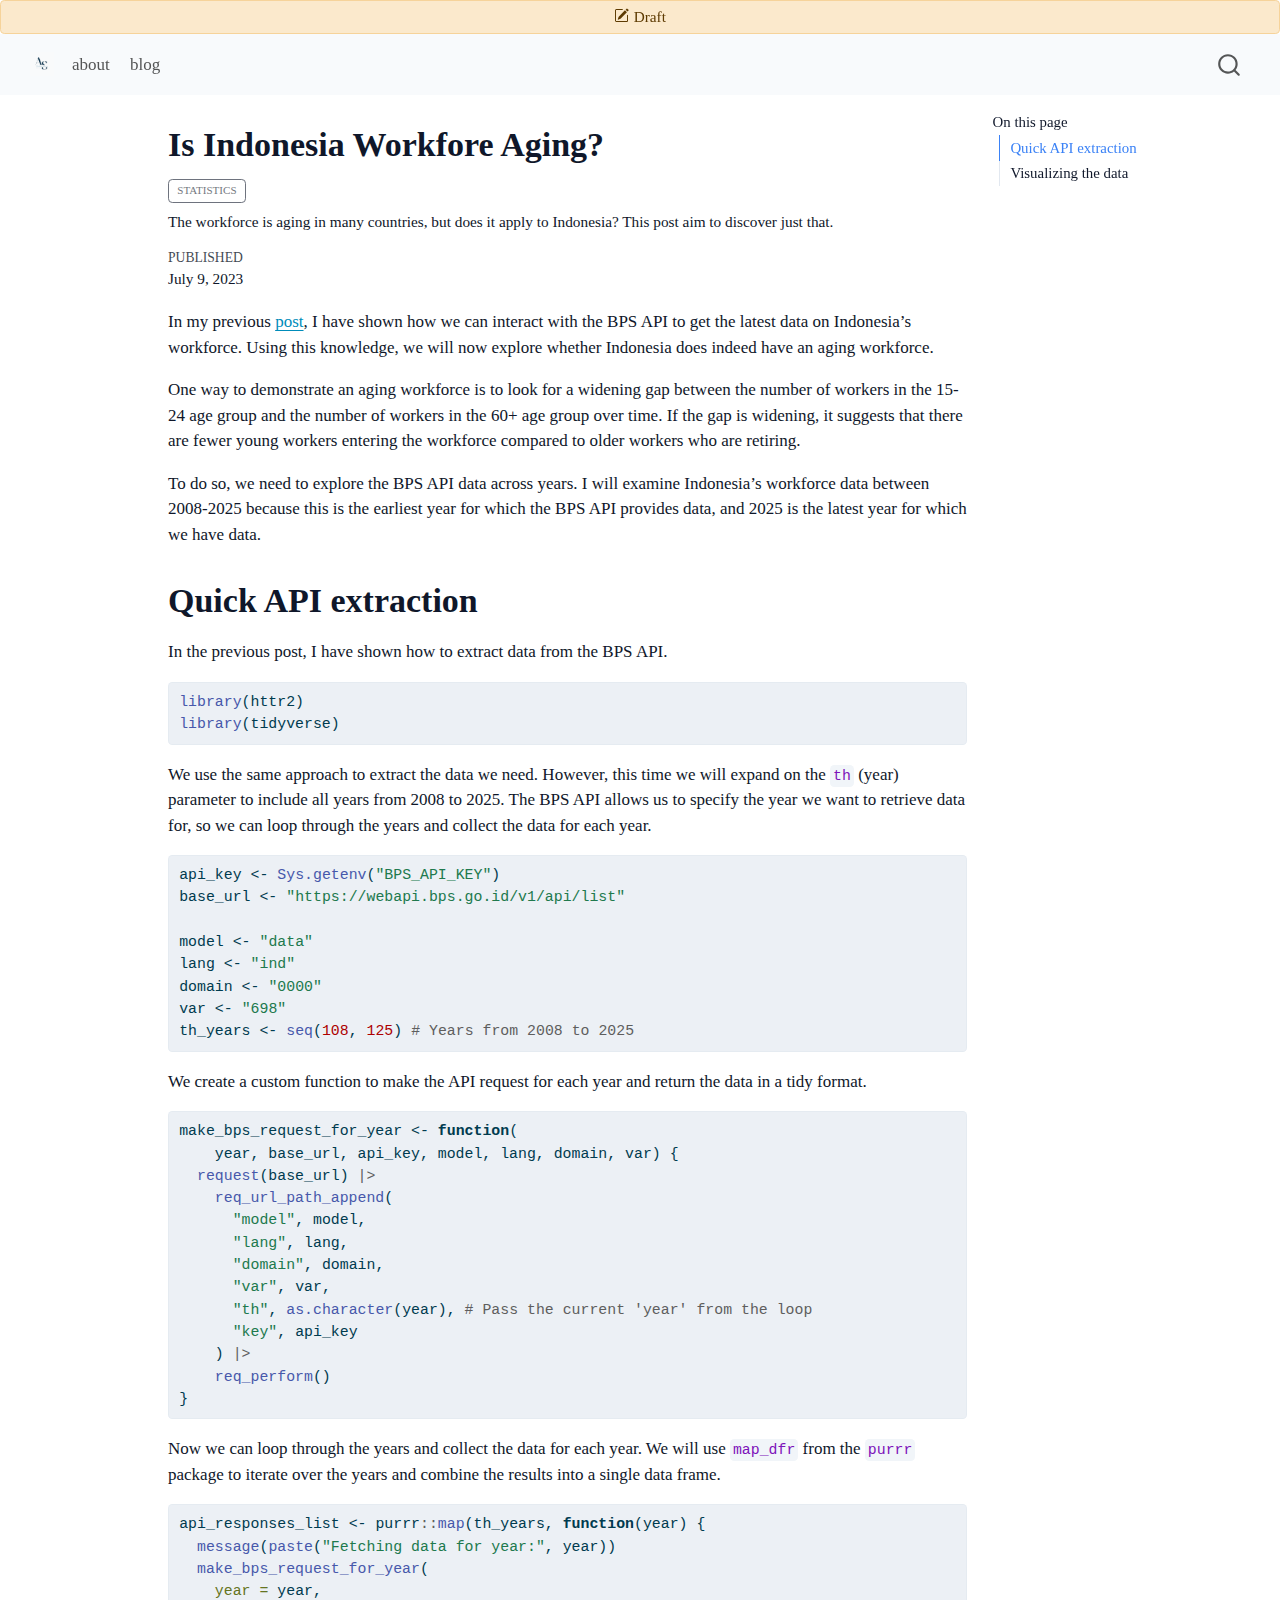
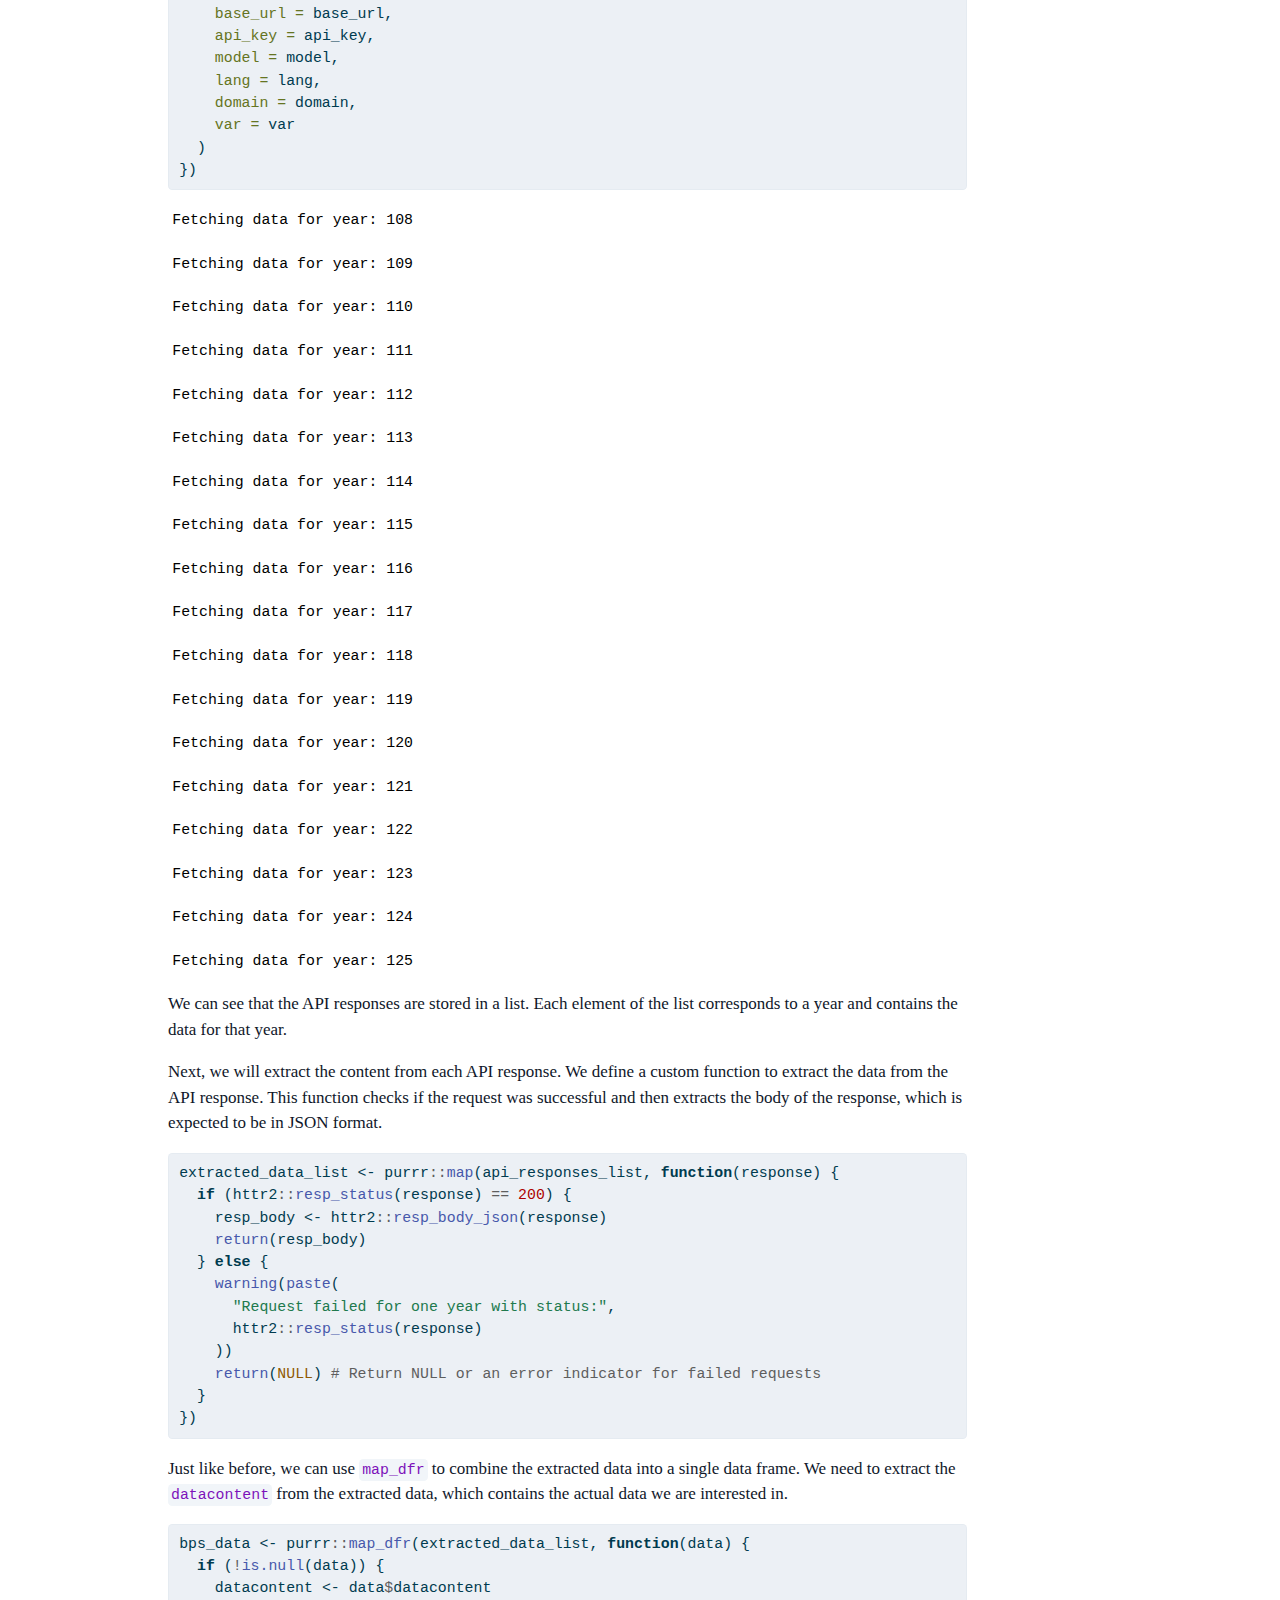
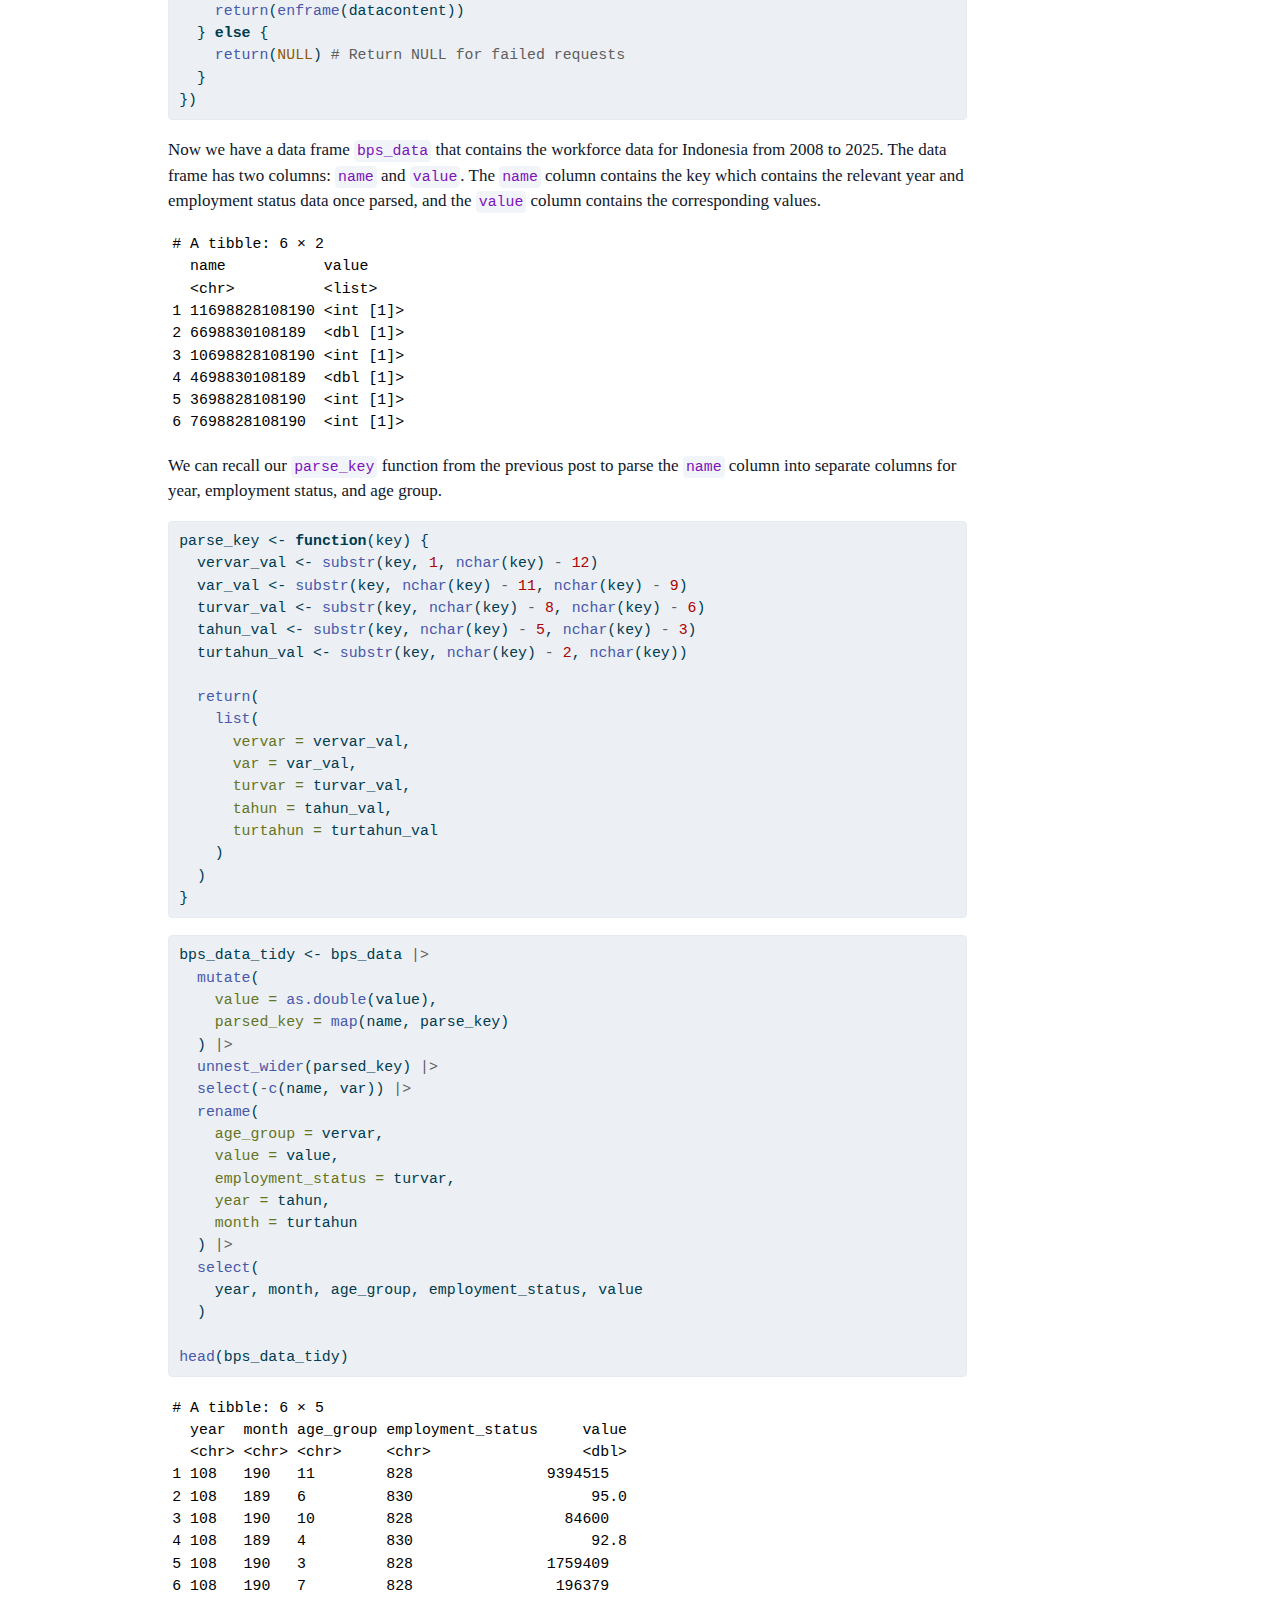
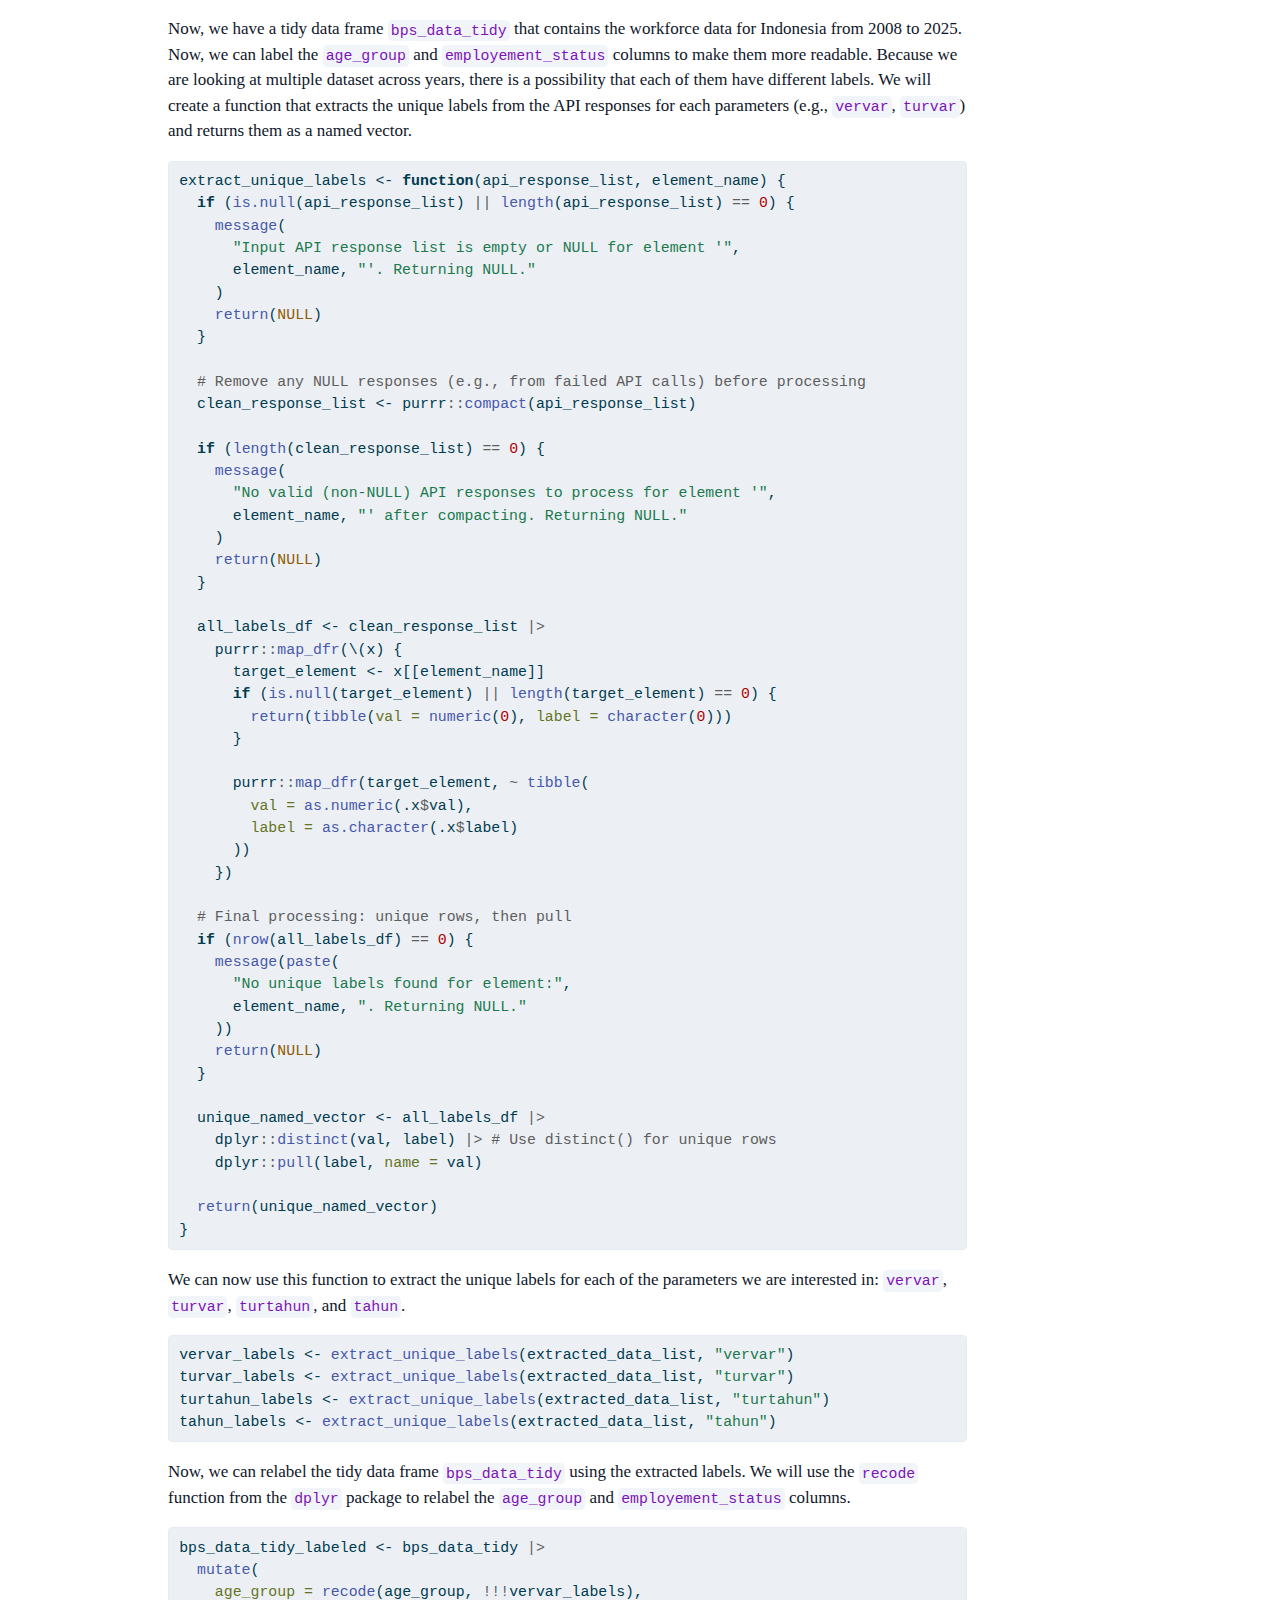
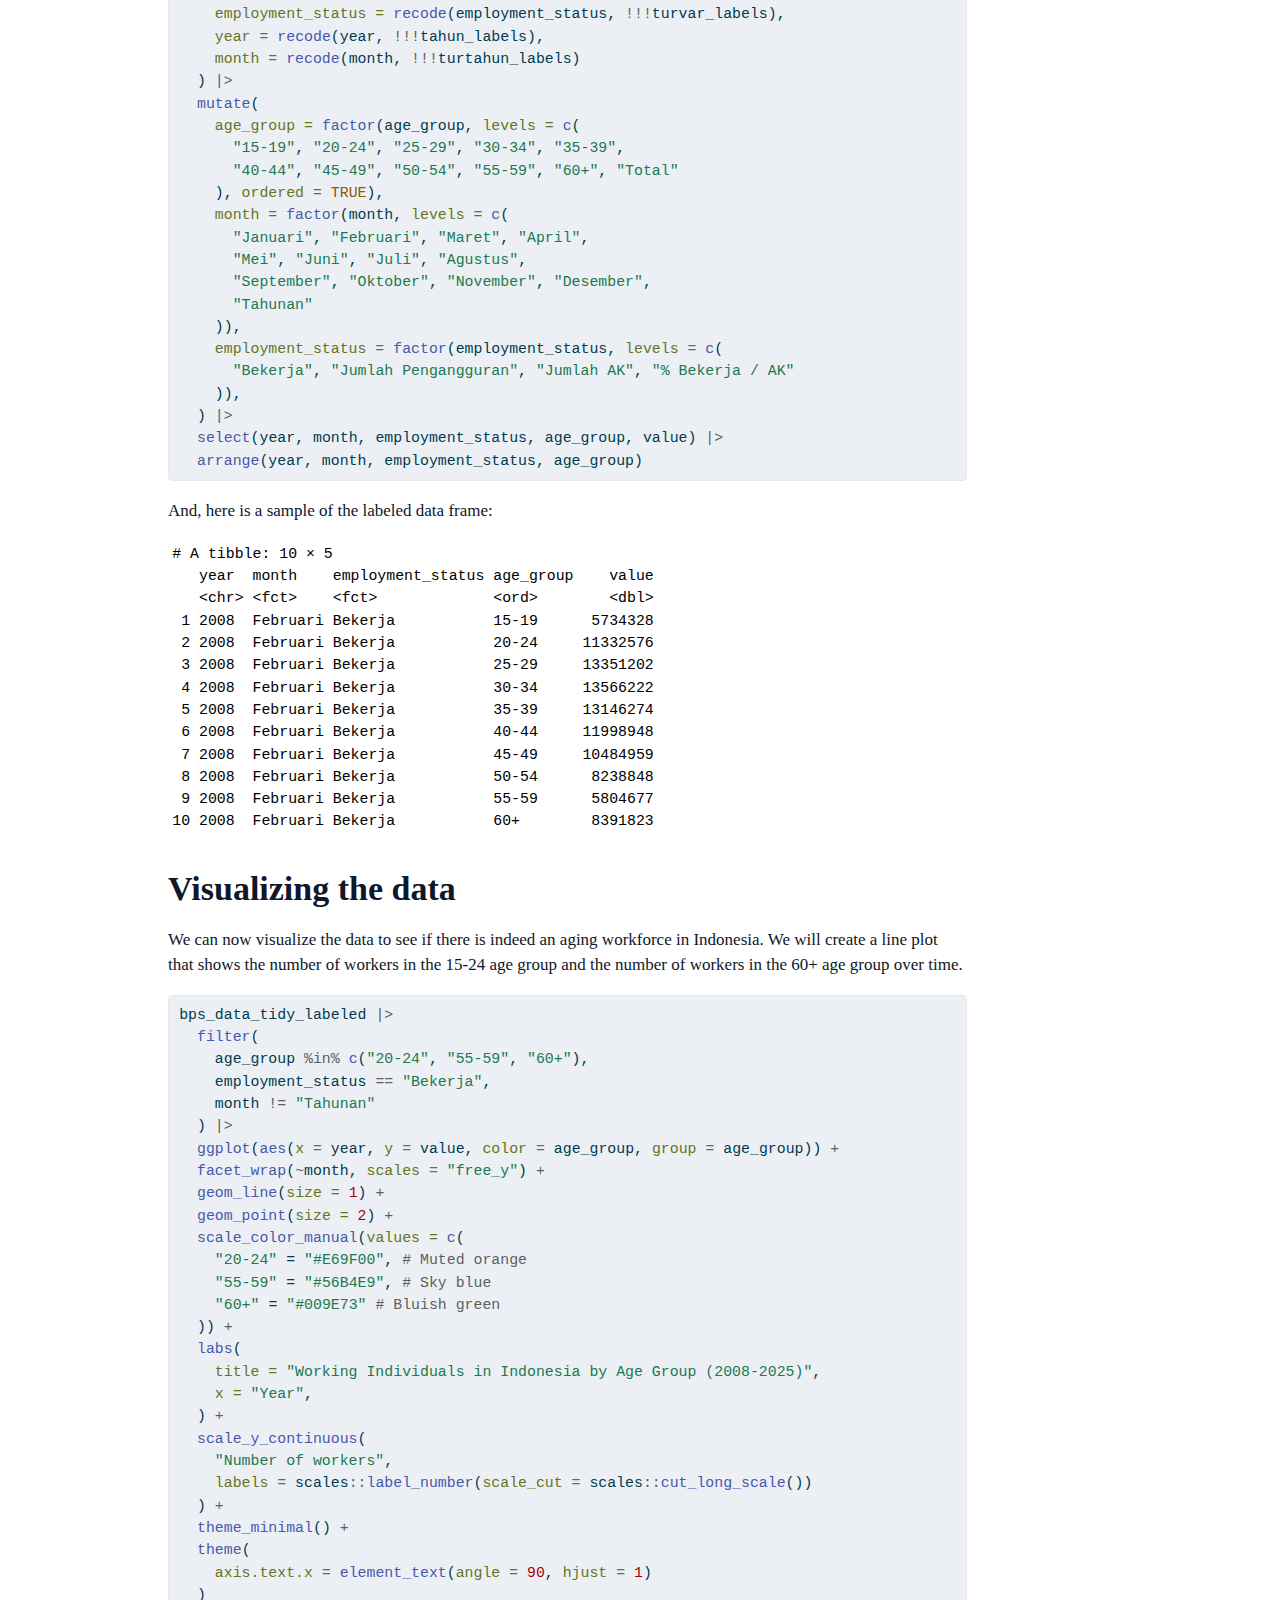
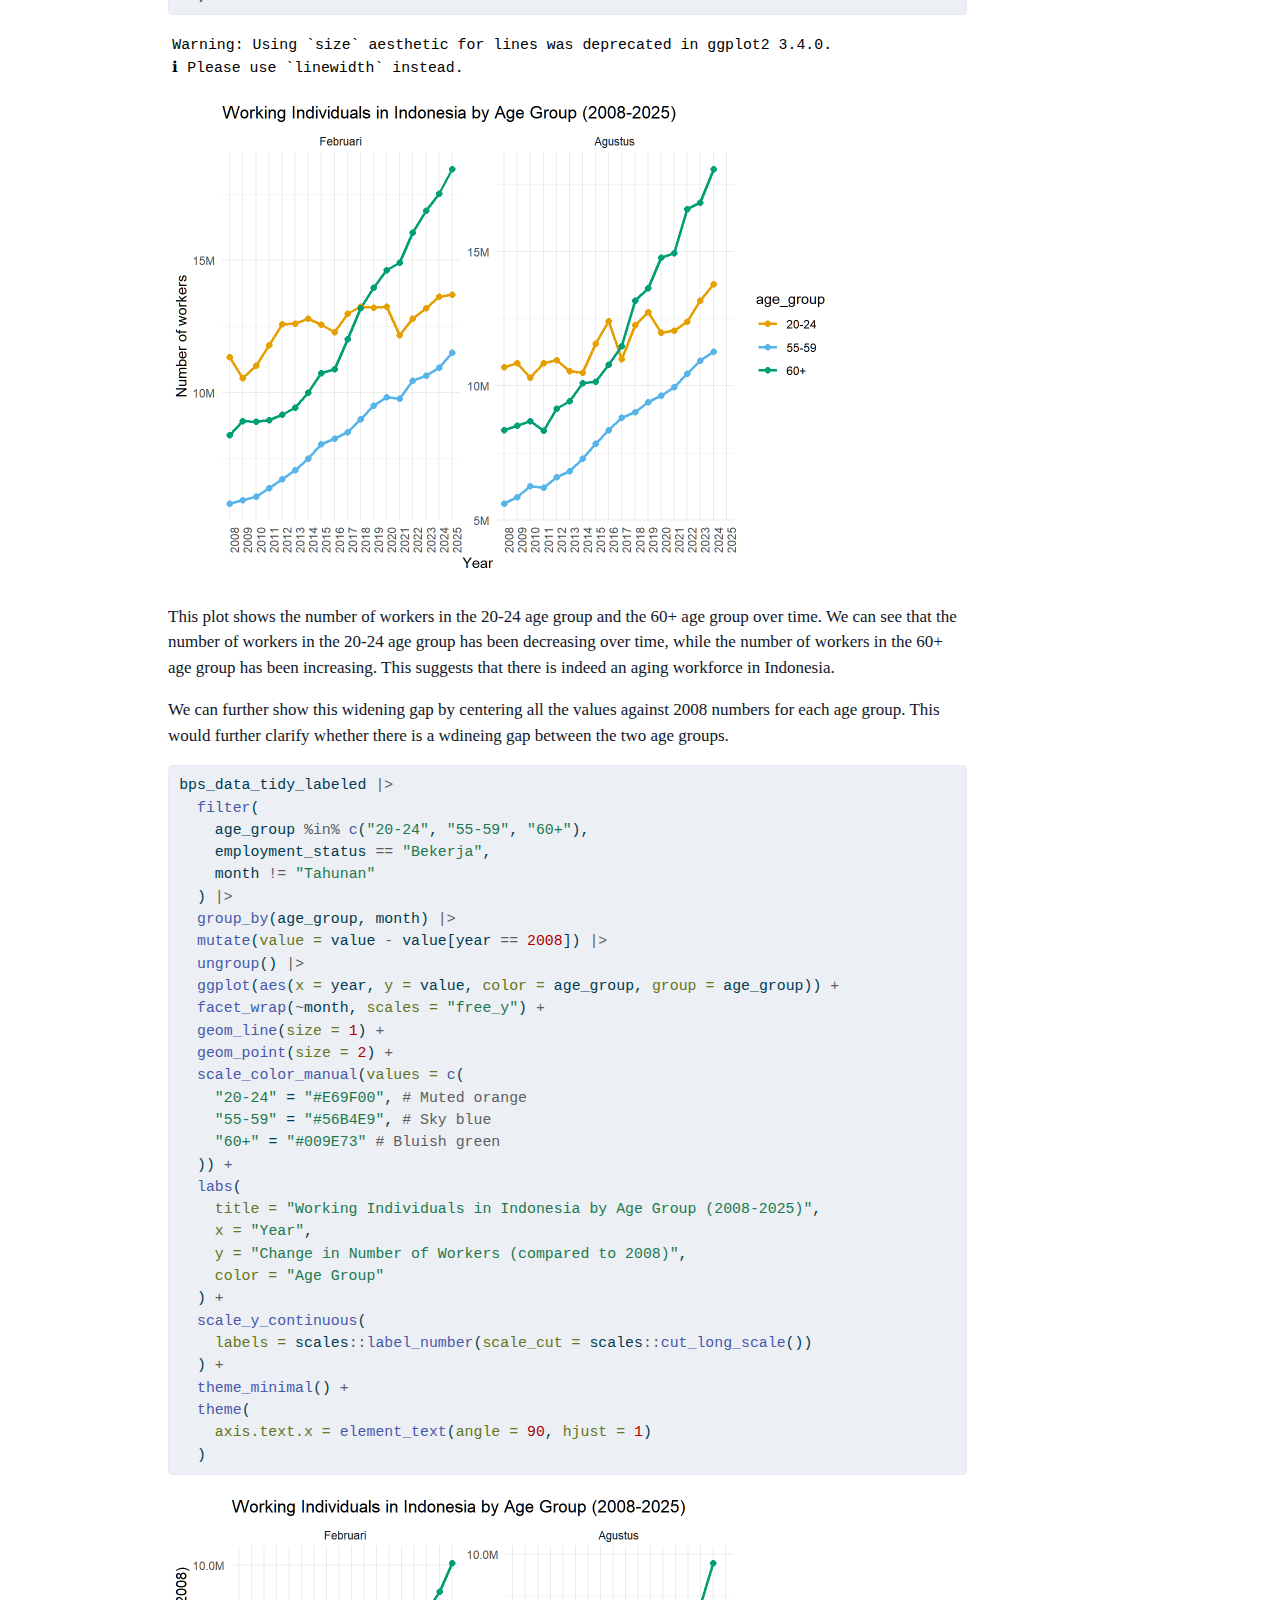
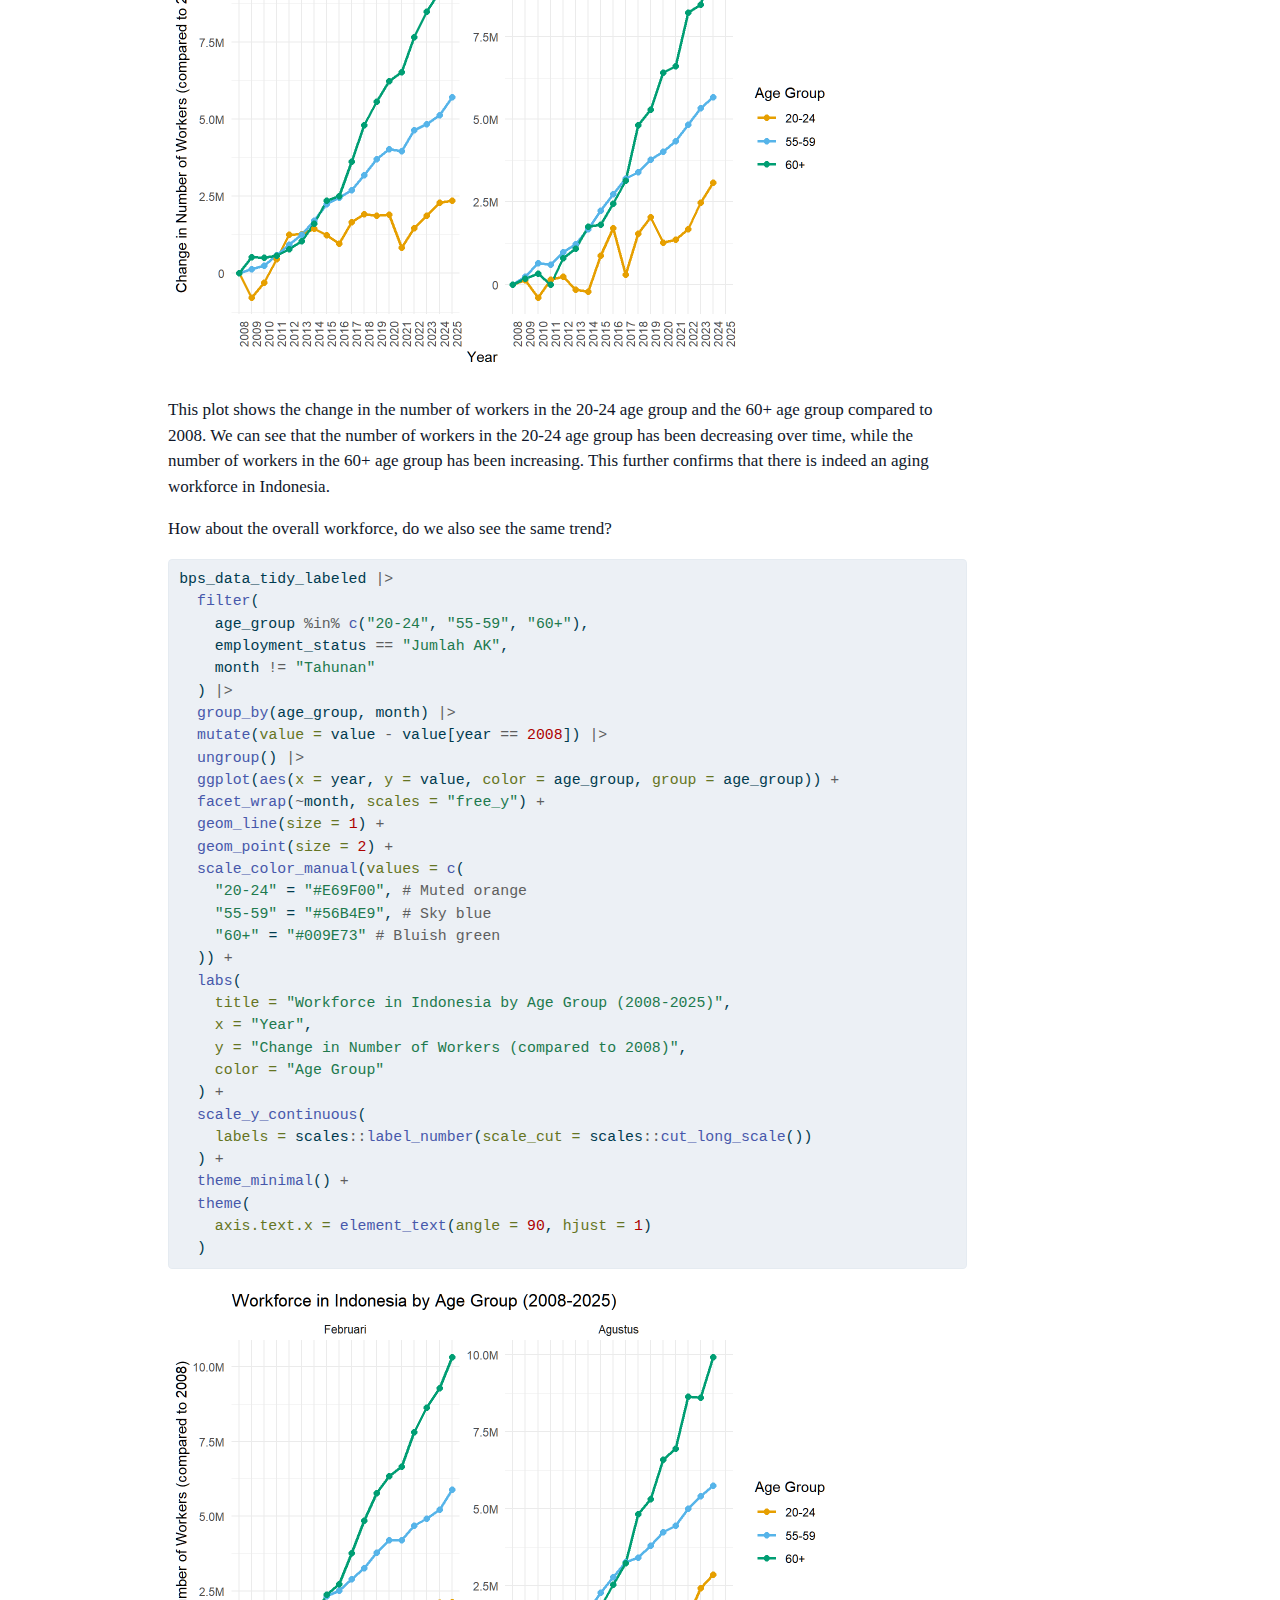
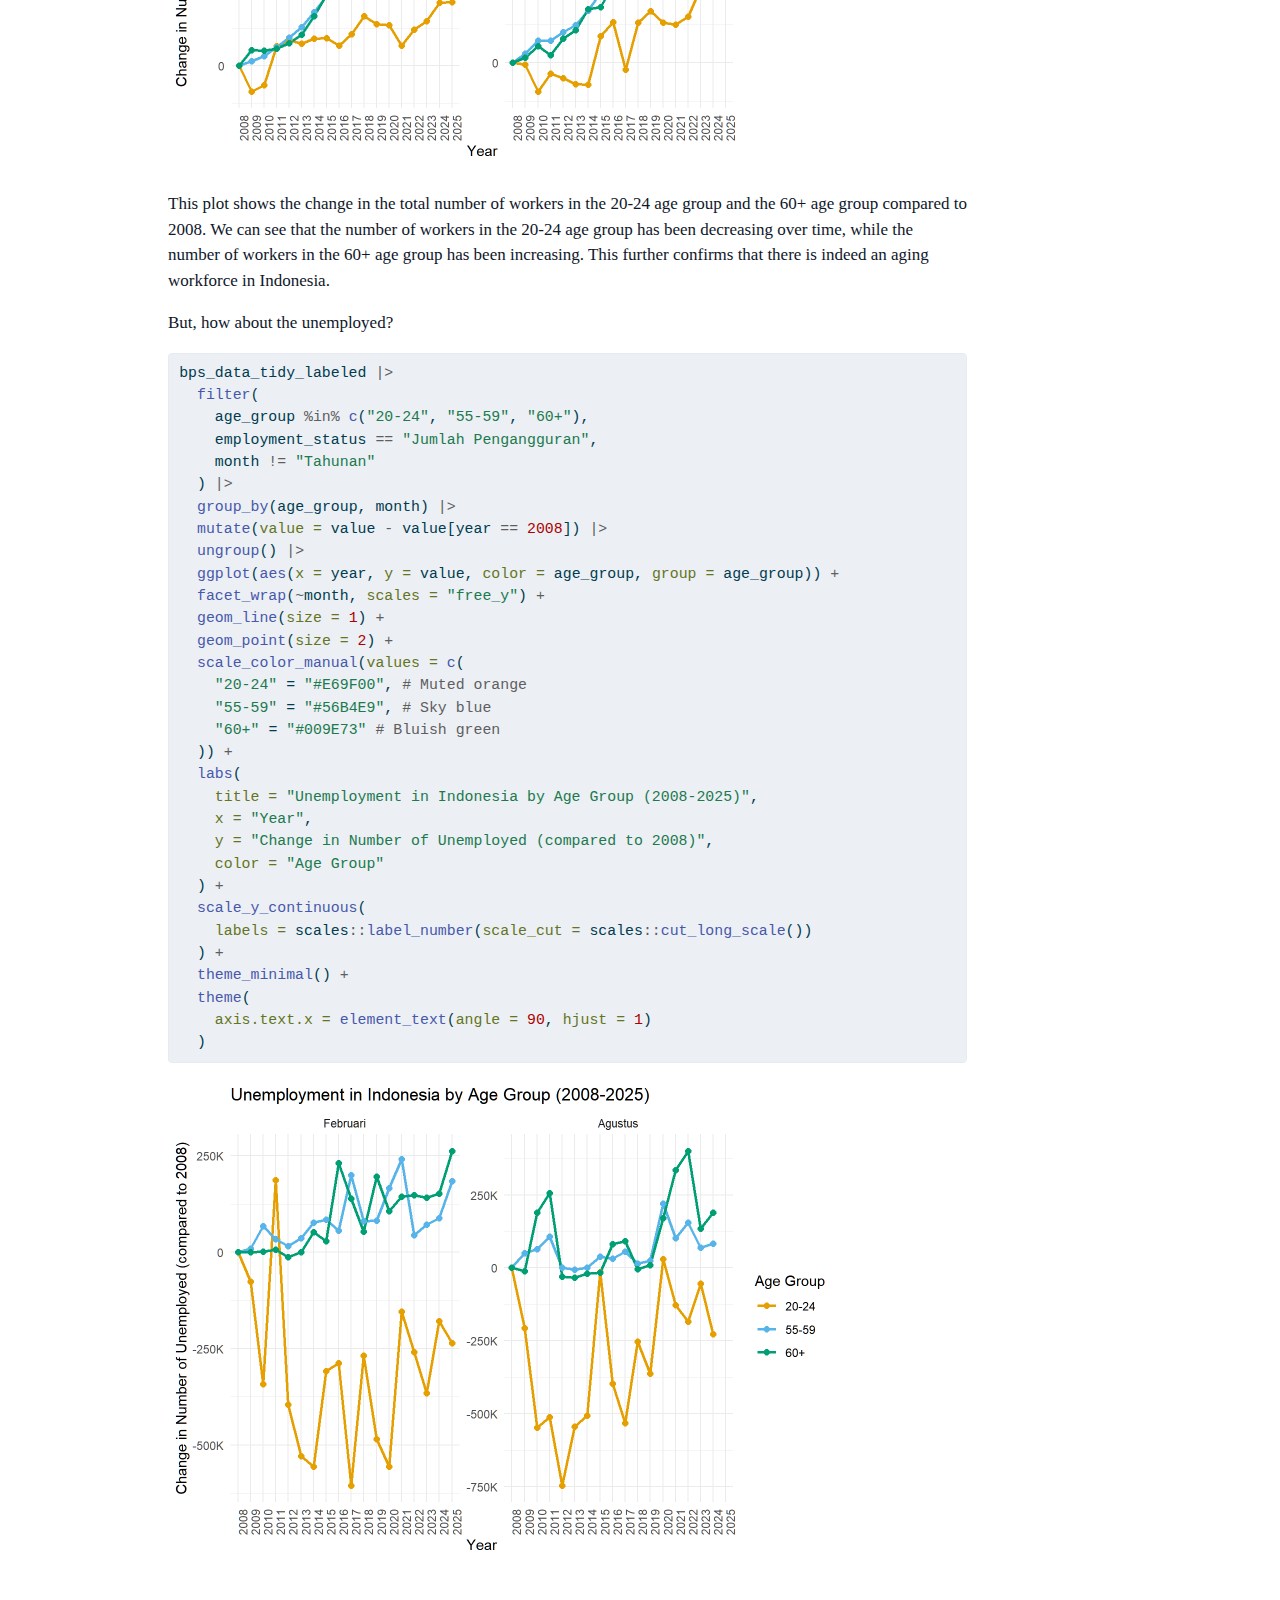
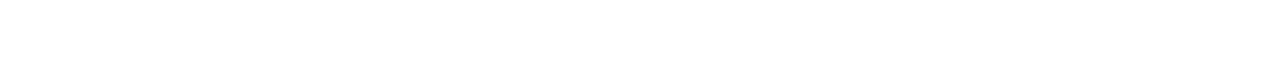
<file: docs/posts/2025-07-post2/index.html>
<!DOCTYPE html>
<html xmlns="http://www.w3.org/1999/xhtml" lang="en" xml:lang="en"><head>

<meta charset="utf-8">
<meta name="generator" content="quarto-1.7.29">

<meta name="viewport" content="width=device-width, initial-scale=1.0, user-scalable=yes">

<meta name="dcterms.date" content="2023-07-09">
<meta name="description" content="The workforce is aging in many countries, but does it apply to Indonesia? This post aim to discover just that.">

<title>Is Indonesia Workfore Aging?</title>
<style>
code{white-space: pre-wrap;}
span.smallcaps{font-variant: small-caps;}
div.columns{display: flex; gap: min(4vw, 1.5em);}
div.column{flex: auto; overflow-x: auto;}
div.hanging-indent{margin-left: 1.5em; text-indent: -1.5em;}
ul.task-list{list-style: none;}
ul.task-list li input[type="checkbox"] {
  width: 0.8em;
  margin: 0 0.8em 0.2em -1em; /* quarto-specific, see https://github.com/quarto-dev/quarto-cli/issues/4556 */ 
  vertical-align: middle;
}
/* CSS for syntax highlighting */
html { -webkit-text-size-adjust: 100%; }
pre > code.sourceCode { white-space: pre; position: relative; }
pre > code.sourceCode > span { display: inline-block; line-height: 1.25; }
pre > code.sourceCode > span:empty { height: 1.2em; }
.sourceCode { overflow: visible; }
code.sourceCode > span { color: inherit; text-decoration: inherit; }
div.sourceCode { margin: 1em 0; }
pre.sourceCode { margin: 0; }
@media screen {
div.sourceCode { overflow: auto; }
}
@media print {
pre > code.sourceCode { white-space: pre-wrap; }
pre > code.sourceCode > span { text-indent: -5em; padding-left: 5em; }
}
pre.numberSource code
  { counter-reset: source-line 0; }
pre.numberSource code > span
  { position: relative; left: -4em; counter-increment: source-line; }
pre.numberSource code > span > a:first-child::before
  { content: counter(source-line);
    position: relative; left: -1em; text-align: right; vertical-align: baseline;
    border: none; display: inline-block;
    -webkit-touch-callout: none; -webkit-user-select: none;
    -khtml-user-select: none; -moz-user-select: none;
    -ms-user-select: none; user-select: none;
    padding: 0 4px; width: 4em;
  }
pre.numberSource { margin-left: 3em;  padding-left: 4px; }
div.sourceCode
  {   }
@media screen {
pre > code.sourceCode > span > a:first-child::before { text-decoration: underline; }
}
</style>


<script src="../../site_libs/quarto-nav/quarto-nav.js"></script>
<script src="../../site_libs/quarto-nav/headroom.min.js"></script>
<script src="../../site_libs/clipboard/clipboard.min.js"></script>
<script src="../../site_libs/quarto-search/autocomplete.umd.js"></script>
<script src="../../site_libs/quarto-search/fuse.min.js"></script>
<script src="../../site_libs/quarto-search/quarto-search.js"></script>
<meta name="quarto:offset" content="../../">
<link href="../../img/favicon.ico" rel="icon">
<script src="../../site_libs/quarto-html/quarto.js" type="module"></script>
<script src="../../site_libs/quarto-html/tabsets/tabsets.js" type="module"></script>
<script src="../../site_libs/quarto-html/popper.min.js"></script>
<script src="../../site_libs/quarto-html/tippy.umd.min.js"></script>
<script src="../../site_libs/quarto-html/anchor.min.js"></script>
<link href="../../site_libs/quarto-html/tippy.css" rel="stylesheet">
<link href="../../site_libs/quarto-html/quarto-syntax-highlighting-0815c480559380816a4d1ea211a47e91.css" rel="stylesheet" id="quarto-text-highlighting-styles">
<script src="../../site_libs/bootstrap/bootstrap.min.js"></script>
<link href="../../site_libs/bootstrap/bootstrap-icons.css" rel="stylesheet">
<link href="../../site_libs/bootstrap/bootstrap-ef60bc64736a2cb465a673e86d1d5e8f.min.css" rel="stylesheet" append-hash="true" id="quarto-bootstrap" data-mode="light">
<script id="quarto-search-options" type="application/json">{
  "location": "navbar",
  "copy-button": false,
  "collapse-after": 3,
  "panel-placement": "end",
  "type": "overlay",
  "limit": 50,
  "keyboard-shortcut": [
    "f",
    "/",
    "s"
  ],
  "show-item-context": false,
  "language": {
    "search-no-results-text": "No results",
    "search-matching-documents-text": "matching documents",
    "search-copy-link-title": "Copy link to search",
    "search-hide-matches-text": "Hide additional matches",
    "search-more-match-text": "more match in this document",
    "search-more-matches-text": "more matches in this document",
    "search-clear-button-title": "Clear",
    "search-text-placeholder": "",
    "search-detached-cancel-button-title": "Cancel",
    "search-submit-button-title": "Submit",
    "search-label": "Search"
  }
}</script>
<meta name="quarto:status" content="draft">


</head>

<body class="nav-fixed quarto-light">

<div id="quarto-search-results"></div>
  <header id="quarto-header" class="headroom fixed-top"><div id="quarto-draft-alert" class="alert alert-warning"><i class="bi bi-pencil-square"></i>Draft</div>
    <nav class="navbar navbar-expand-lg " data-bs-theme="dark">
      <div class="navbar-container container-fluid">
      <div class="navbar-brand-container mx-auto">
    <a href="../../index.html" class="navbar-brand navbar-brand-logo">
    <img src="../../img/web_logo.png" alt="" class="navbar-logo">
    </a>
  </div>
            <div id="quarto-search" class="" title="Search"></div>
          <button class="navbar-toggler" type="button" data-bs-toggle="collapse" data-bs-target="#navbarCollapse" aria-controls="navbarCollapse" role="menu" aria-expanded="false" aria-label="Toggle navigation" onclick="if (window.quartoToggleHeadroom) { window.quartoToggleHeadroom(); }">
  <span class="navbar-toggler-icon"></span>
</button>
          <div class="collapse navbar-collapse" id="navbarCollapse">
            <ul class="navbar-nav navbar-nav-scroll me-auto">
  <li class="nav-item">
    <a class="nav-link" href="../../about.html"> 
<span class="menu-text">about</span></a>
  </li>  
  <li class="nav-item">
    <a class="nav-link" href="../../index.html"> 
<span class="menu-text">blog</span></a>
  </li>  
</ul>
          </div> <!-- /navcollapse -->
            <div class="quarto-navbar-tools">
</div>
      </div> <!-- /container-fluid -->
    </nav>
</header>
<!-- content -->
<div id="quarto-content" class="quarto-container page-columns page-rows-contents page-layout-article page-navbar">
<!-- sidebar -->
<!-- margin-sidebar -->
    <div id="quarto-margin-sidebar" class="sidebar margin-sidebar">
        <nav id="TOC" role="doc-toc" class="toc-active">
    <h2 id="toc-title">On this page</h2>
   
  <ul>
  <li><a href="#quick-api-extraction" id="toc-quick-api-extraction" class="nav-link active" data-scroll-target="#quick-api-extraction">Quick API extraction</a></li>
  <li><a href="#visualizing-the-data" id="toc-visualizing-the-data" class="nav-link" data-scroll-target="#visualizing-the-data">Visualizing the data</a></li>
  </ul>
</nav>
    </div>
<!-- main -->
<main class="content" id="quarto-document-content">

<header id="title-block-header" class="quarto-title-block default">
<div class="quarto-title">
<h1 class="title">Is Indonesia Workfore Aging?</h1>
  <div class="quarto-categories">
    <div class="quarto-category">Statistics</div>
  </div>
  </div>

<div>
  <div class="description">
    <p>The workforce is aging in many countries, but does it apply to Indonesia? This post aim to discover just that.</p>
  </div>
</div>


<div class="quarto-title-meta">

    
    <div>
    <div class="quarto-title-meta-heading">Published</div>
    <div class="quarto-title-meta-contents">
      <p class="date">July 9, 2023</p>
    </div>
  </div>
  
    
  </div>
  


</header>


<p>In my previous <a href="../..\posts/2025-07-post1/">post</a>, I have shown how we can interact with the BPS API to get the latest data on Indonesia’s workforce. Using this knowledge, we will now explore whether Indonesia does indeed have an aging workforce.</p>
<p>One way to demonstrate an aging workforce is to look for a widening gap between the number of workers in the 15-24 age group and the number of workers in the 60+ age group over time. If the gap is widening, it suggests that there are fewer young workers entering the workforce compared to older workers who are retiring.</p>
<p>To do so, we need to explore the BPS API data across years. I will examine Indonesia’s workforce data between 2008-2025 because this is the earliest year for which the BPS API provides data, and 2025 is the latest year for which we have data.</p>
<section id="quick-api-extraction" class="level1">
<h1>Quick API extraction</h1>
<p>In the previous post, I have shown how to extract data from the BPS API.</p>
<div class="cell">
<div class="sourceCode cell-code" id="cb1"><pre class="sourceCode r code-with-copy"><code class="sourceCode r"><span id="cb1-1"><a href="#cb1-1" aria-hidden="true" tabindex="-1"></a><span class="fu">library</span>(httr2)</span>
<span id="cb1-2"><a href="#cb1-2" aria-hidden="true" tabindex="-1"></a><span class="fu">library</span>(tidyverse)</span></code><button title="Copy to Clipboard" class="code-copy-button"><i class="bi"></i></button></pre></div>
</div>
<p>We use the same approach to extract the data we need. However, this time we will expand on the <code>th</code> (year) parameter to include all years from 2008 to 2025. The BPS API allows us to specify the year we want to retrieve data for, so we can loop through the years and collect the data for each year.</p>
<div class="cell">
<div class="sourceCode cell-code" id="cb2"><pre class="sourceCode r code-with-copy"><code class="sourceCode r"><span id="cb2-1"><a href="#cb2-1" aria-hidden="true" tabindex="-1"></a>api_key <span class="ot">&lt;-</span> <span class="fu">Sys.getenv</span>(<span class="st">"BPS_API_KEY"</span>)</span>
<span id="cb2-2"><a href="#cb2-2" aria-hidden="true" tabindex="-1"></a>base_url <span class="ot">&lt;-</span> <span class="st">"https://webapi.bps.go.id/v1/api/list"</span></span>
<span id="cb2-3"><a href="#cb2-3" aria-hidden="true" tabindex="-1"></a></span>
<span id="cb2-4"><a href="#cb2-4" aria-hidden="true" tabindex="-1"></a>model <span class="ot">&lt;-</span> <span class="st">"data"</span></span>
<span id="cb2-5"><a href="#cb2-5" aria-hidden="true" tabindex="-1"></a>lang <span class="ot">&lt;-</span> <span class="st">"ind"</span></span>
<span id="cb2-6"><a href="#cb2-6" aria-hidden="true" tabindex="-1"></a>domain <span class="ot">&lt;-</span> <span class="st">"0000"</span></span>
<span id="cb2-7"><a href="#cb2-7" aria-hidden="true" tabindex="-1"></a>var <span class="ot">&lt;-</span> <span class="st">"698"</span></span>
<span id="cb2-8"><a href="#cb2-8" aria-hidden="true" tabindex="-1"></a>th_years <span class="ot">&lt;-</span> <span class="fu">seq</span>(<span class="dv">108</span>, <span class="dv">125</span>) <span class="co"># Years from 2008 to 2025</span></span></code><button title="Copy to Clipboard" class="code-copy-button"><i class="bi"></i></button></pre></div>
</div>
<p>We create a custom function to make the API request for each year and return the data in a tidy format.</p>
<div class="cell">
<div class="sourceCode cell-code" id="cb3"><pre class="sourceCode r code-with-copy"><code class="sourceCode r"><span id="cb3-1"><a href="#cb3-1" aria-hidden="true" tabindex="-1"></a>make_bps_request_for_year <span class="ot">&lt;-</span> <span class="cf">function</span>(</span>
<span id="cb3-2"><a href="#cb3-2" aria-hidden="true" tabindex="-1"></a>    year, base_url, api_key, model, lang, domain, var) {</span>
<span id="cb3-3"><a href="#cb3-3" aria-hidden="true" tabindex="-1"></a>  <span class="fu">request</span>(base_url) <span class="sc">|&gt;</span></span>
<span id="cb3-4"><a href="#cb3-4" aria-hidden="true" tabindex="-1"></a>    <span class="fu">req_url_path_append</span>(</span>
<span id="cb3-5"><a href="#cb3-5" aria-hidden="true" tabindex="-1"></a>      <span class="st">"model"</span>, model,</span>
<span id="cb3-6"><a href="#cb3-6" aria-hidden="true" tabindex="-1"></a>      <span class="st">"lang"</span>, lang,</span>
<span id="cb3-7"><a href="#cb3-7" aria-hidden="true" tabindex="-1"></a>      <span class="st">"domain"</span>, domain,</span>
<span id="cb3-8"><a href="#cb3-8" aria-hidden="true" tabindex="-1"></a>      <span class="st">"var"</span>, var,</span>
<span id="cb3-9"><a href="#cb3-9" aria-hidden="true" tabindex="-1"></a>      <span class="st">"th"</span>, <span class="fu">as.character</span>(year), <span class="co"># Pass the current 'year' from the loop</span></span>
<span id="cb3-10"><a href="#cb3-10" aria-hidden="true" tabindex="-1"></a>      <span class="st">"key"</span>, api_key</span>
<span id="cb3-11"><a href="#cb3-11" aria-hidden="true" tabindex="-1"></a>    ) <span class="sc">|&gt;</span></span>
<span id="cb3-12"><a href="#cb3-12" aria-hidden="true" tabindex="-1"></a>    <span class="fu">req_perform</span>()</span>
<span id="cb3-13"><a href="#cb3-13" aria-hidden="true" tabindex="-1"></a>}</span></code><button title="Copy to Clipboard" class="code-copy-button"><i class="bi"></i></button></pre></div>
</div>
<p>Now we can loop through the years and collect the data for each year. We will use <code>map_dfr</code> from the <code>purrr</code> package to iterate over the years and combine the results into a single data frame.</p>
<div class="cell">
<div class="sourceCode cell-code" id="cb4"><pre class="sourceCode r code-with-copy"><code class="sourceCode r"><span id="cb4-1"><a href="#cb4-1" aria-hidden="true" tabindex="-1"></a>api_responses_list <span class="ot">&lt;-</span> purrr<span class="sc">::</span><span class="fu">map</span>(th_years, <span class="cf">function</span>(year) {</span>
<span id="cb4-2"><a href="#cb4-2" aria-hidden="true" tabindex="-1"></a>  <span class="fu">message</span>(<span class="fu">paste</span>(<span class="st">"Fetching data for year:"</span>, year))</span>
<span id="cb4-3"><a href="#cb4-3" aria-hidden="true" tabindex="-1"></a>  <span class="fu">make_bps_request_for_year</span>(</span>
<span id="cb4-4"><a href="#cb4-4" aria-hidden="true" tabindex="-1"></a>    <span class="at">year =</span> year,</span>
<span id="cb4-5"><a href="#cb4-5" aria-hidden="true" tabindex="-1"></a>    <span class="at">base_url =</span> base_url,</span>
<span id="cb4-6"><a href="#cb4-6" aria-hidden="true" tabindex="-1"></a>    <span class="at">api_key =</span> api_key,</span>
<span id="cb4-7"><a href="#cb4-7" aria-hidden="true" tabindex="-1"></a>    <span class="at">model =</span> model,</span>
<span id="cb4-8"><a href="#cb4-8" aria-hidden="true" tabindex="-1"></a>    <span class="at">lang =</span> lang,</span>
<span id="cb4-9"><a href="#cb4-9" aria-hidden="true" tabindex="-1"></a>    <span class="at">domain =</span> domain,</span>
<span id="cb4-10"><a href="#cb4-10" aria-hidden="true" tabindex="-1"></a>    <span class="at">var =</span> var</span>
<span id="cb4-11"><a href="#cb4-11" aria-hidden="true" tabindex="-1"></a>  )</span>
<span id="cb4-12"><a href="#cb4-12" aria-hidden="true" tabindex="-1"></a>})</span></code><button title="Copy to Clipboard" class="code-copy-button"><i class="bi"></i></button></pre></div>
<div class="cell-output cell-output-stderr">
<pre><code>Fetching data for year: 108</code></pre>
</div>
<div class="cell-output cell-output-stderr">
<pre><code>Fetching data for year: 109</code></pre>
</div>
<div class="cell-output cell-output-stderr">
<pre><code>Fetching data for year: 110</code></pre>
</div>
<div class="cell-output cell-output-stderr">
<pre><code>Fetching data for year: 111</code></pre>
</div>
<div class="cell-output cell-output-stderr">
<pre><code>Fetching data for year: 112</code></pre>
</div>
<div class="cell-output cell-output-stderr">
<pre><code>Fetching data for year: 113</code></pre>
</div>
<div class="cell-output cell-output-stderr">
<pre><code>Fetching data for year: 114</code></pre>
</div>
<div class="cell-output cell-output-stderr">
<pre><code>Fetching data for year: 115</code></pre>
</div>
<div class="cell-output cell-output-stderr">
<pre><code>Fetching data for year: 116</code></pre>
</div>
<div class="cell-output cell-output-stderr">
<pre><code>Fetching data for year: 117</code></pre>
</div>
<div class="cell-output cell-output-stderr">
<pre><code>Fetching data for year: 118</code></pre>
</div>
<div class="cell-output cell-output-stderr">
<pre><code>Fetching data for year: 119</code></pre>
</div>
<div class="cell-output cell-output-stderr">
<pre><code>Fetching data for year: 120</code></pre>
</div>
<div class="cell-output cell-output-stderr">
<pre><code>Fetching data for year: 121</code></pre>
</div>
<div class="cell-output cell-output-stderr">
<pre><code>Fetching data for year: 122</code></pre>
</div>
<div class="cell-output cell-output-stderr">
<pre><code>Fetching data for year: 123</code></pre>
</div>
<div class="cell-output cell-output-stderr">
<pre><code>Fetching data for year: 124</code></pre>
</div>
<div class="cell-output cell-output-stderr">
<pre><code>Fetching data for year: 125</code></pre>
</div>
</div>
<p>We can see that the API responses are stored in a list. Each element of the list corresponds to a year and contains the data for that year.</p>
<p>Next, we will extract the content from each API response. We define a custom function to extract the data from the API response. This function checks if the request was successful and then extracts the body of the response, which is expected to be in JSON format.</p>
<div class="cell">
<div class="sourceCode cell-code" id="cb23"><pre class="sourceCode r code-with-copy"><code class="sourceCode r"><span id="cb23-1"><a href="#cb23-1" aria-hidden="true" tabindex="-1"></a>extracted_data_list <span class="ot">&lt;-</span> purrr<span class="sc">::</span><span class="fu">map</span>(api_responses_list, <span class="cf">function</span>(response) {</span>
<span id="cb23-2"><a href="#cb23-2" aria-hidden="true" tabindex="-1"></a>  <span class="cf">if</span> (httr2<span class="sc">::</span><span class="fu">resp_status</span>(response) <span class="sc">==</span> <span class="dv">200</span>) {</span>
<span id="cb23-3"><a href="#cb23-3" aria-hidden="true" tabindex="-1"></a>    resp_body <span class="ot">&lt;-</span> httr2<span class="sc">::</span><span class="fu">resp_body_json</span>(response)</span>
<span id="cb23-4"><a href="#cb23-4" aria-hidden="true" tabindex="-1"></a>    <span class="fu">return</span>(resp_body)</span>
<span id="cb23-5"><a href="#cb23-5" aria-hidden="true" tabindex="-1"></a>  } <span class="cf">else</span> {</span>
<span id="cb23-6"><a href="#cb23-6" aria-hidden="true" tabindex="-1"></a>    <span class="fu">warning</span>(<span class="fu">paste</span>(</span>
<span id="cb23-7"><a href="#cb23-7" aria-hidden="true" tabindex="-1"></a>      <span class="st">"Request failed for one year with status:"</span>,</span>
<span id="cb23-8"><a href="#cb23-8" aria-hidden="true" tabindex="-1"></a>      httr2<span class="sc">::</span><span class="fu">resp_status</span>(response)</span>
<span id="cb23-9"><a href="#cb23-9" aria-hidden="true" tabindex="-1"></a>    ))</span>
<span id="cb23-10"><a href="#cb23-10" aria-hidden="true" tabindex="-1"></a>    <span class="fu">return</span>(<span class="cn">NULL</span>) <span class="co"># Return NULL or an error indicator for failed requests</span></span>
<span id="cb23-11"><a href="#cb23-11" aria-hidden="true" tabindex="-1"></a>  }</span>
<span id="cb23-12"><a href="#cb23-12" aria-hidden="true" tabindex="-1"></a>})</span></code><button title="Copy to Clipboard" class="code-copy-button"><i class="bi"></i></button></pre></div>
</div>
<p>Just like before, we can use <code>map_dfr</code> to combine the extracted data into a single data frame. We need to extract the <code>datacontent</code> from the extracted data, which contains the actual data we are interested in.</p>
<div class="cell">
<div class="sourceCode cell-code" id="cb24"><pre class="sourceCode r code-with-copy"><code class="sourceCode r"><span id="cb24-1"><a href="#cb24-1" aria-hidden="true" tabindex="-1"></a>bps_data <span class="ot">&lt;-</span> purrr<span class="sc">::</span><span class="fu">map_dfr</span>(extracted_data_list, <span class="cf">function</span>(data) {</span>
<span id="cb24-2"><a href="#cb24-2" aria-hidden="true" tabindex="-1"></a>  <span class="cf">if</span> (<span class="sc">!</span><span class="fu">is.null</span>(data)) {</span>
<span id="cb24-3"><a href="#cb24-3" aria-hidden="true" tabindex="-1"></a>    datacontent <span class="ot">&lt;-</span> data<span class="sc">$</span>datacontent</span>
<span id="cb24-4"><a href="#cb24-4" aria-hidden="true" tabindex="-1"></a>    <span class="fu">return</span>(<span class="fu">enframe</span>(datacontent))</span>
<span id="cb24-5"><a href="#cb24-5" aria-hidden="true" tabindex="-1"></a>  } <span class="cf">else</span> {</span>
<span id="cb24-6"><a href="#cb24-6" aria-hidden="true" tabindex="-1"></a>    <span class="fu">return</span>(<span class="cn">NULL</span>) <span class="co"># Return NULL for failed requests</span></span>
<span id="cb24-7"><a href="#cb24-7" aria-hidden="true" tabindex="-1"></a>  }</span>
<span id="cb24-8"><a href="#cb24-8" aria-hidden="true" tabindex="-1"></a>})</span></code><button title="Copy to Clipboard" class="code-copy-button"><i class="bi"></i></button></pre></div>
</div>
<p>Now we have a data frame <code>bps_data</code> that contains the workforce data for Indonesia from 2008 to 2025. The data frame has two columns: <code>name</code> and <code>value</code>. The <code>name</code> column contains the key which contains the relevant year and employment status data once parsed, and the <code>value</code> column contains the corresponding values.</p>
<div class="cell">
<div class="cell-output cell-output-stdout">
<pre><code># A tibble: 6 × 2
  name           value    
  &lt;chr&gt;          &lt;list&gt;   
1 11698828108190 &lt;int [1]&gt;
2 6698830108189  &lt;dbl [1]&gt;
3 10698828108190 &lt;int [1]&gt;
4 4698830108189  &lt;dbl [1]&gt;
5 3698828108190  &lt;int [1]&gt;
6 7698828108190  &lt;int [1]&gt;</code></pre>
</div>
</div>
<p>We can recall our <code>parse_key</code> function from the previous post to parse the <code>name</code> column into separate columns for year, employment status, and age group.</p>
<div class="cell">
<div class="sourceCode cell-code" id="cb26"><pre class="sourceCode r code-with-copy"><code class="sourceCode r"><span id="cb26-1"><a href="#cb26-1" aria-hidden="true" tabindex="-1"></a>parse_key <span class="ot">&lt;-</span> <span class="cf">function</span>(key) {</span>
<span id="cb26-2"><a href="#cb26-2" aria-hidden="true" tabindex="-1"></a>  vervar_val <span class="ot">&lt;-</span> <span class="fu">substr</span>(key, <span class="dv">1</span>, <span class="fu">nchar</span>(key) <span class="sc">-</span> <span class="dv">12</span>)</span>
<span id="cb26-3"><a href="#cb26-3" aria-hidden="true" tabindex="-1"></a>  var_val <span class="ot">&lt;-</span> <span class="fu">substr</span>(key, <span class="fu">nchar</span>(key) <span class="sc">-</span> <span class="dv">11</span>, <span class="fu">nchar</span>(key) <span class="sc">-</span> <span class="dv">9</span>)</span>
<span id="cb26-4"><a href="#cb26-4" aria-hidden="true" tabindex="-1"></a>  turvar_val <span class="ot">&lt;-</span> <span class="fu">substr</span>(key, <span class="fu">nchar</span>(key) <span class="sc">-</span> <span class="dv">8</span>, <span class="fu">nchar</span>(key) <span class="sc">-</span> <span class="dv">6</span>)</span>
<span id="cb26-5"><a href="#cb26-5" aria-hidden="true" tabindex="-1"></a>  tahun_val <span class="ot">&lt;-</span> <span class="fu">substr</span>(key, <span class="fu">nchar</span>(key) <span class="sc">-</span> <span class="dv">5</span>, <span class="fu">nchar</span>(key) <span class="sc">-</span> <span class="dv">3</span>)</span>
<span id="cb26-6"><a href="#cb26-6" aria-hidden="true" tabindex="-1"></a>  turtahun_val <span class="ot">&lt;-</span> <span class="fu">substr</span>(key, <span class="fu">nchar</span>(key) <span class="sc">-</span> <span class="dv">2</span>, <span class="fu">nchar</span>(key))</span>
<span id="cb26-7"><a href="#cb26-7" aria-hidden="true" tabindex="-1"></a></span>
<span id="cb26-8"><a href="#cb26-8" aria-hidden="true" tabindex="-1"></a>  <span class="fu">return</span>(</span>
<span id="cb26-9"><a href="#cb26-9" aria-hidden="true" tabindex="-1"></a>    <span class="fu">list</span>(</span>
<span id="cb26-10"><a href="#cb26-10" aria-hidden="true" tabindex="-1"></a>      <span class="at">vervar =</span> vervar_val,</span>
<span id="cb26-11"><a href="#cb26-11" aria-hidden="true" tabindex="-1"></a>      <span class="at">var =</span> var_val,</span>
<span id="cb26-12"><a href="#cb26-12" aria-hidden="true" tabindex="-1"></a>      <span class="at">turvar =</span> turvar_val,</span>
<span id="cb26-13"><a href="#cb26-13" aria-hidden="true" tabindex="-1"></a>      <span class="at">tahun =</span> tahun_val,</span>
<span id="cb26-14"><a href="#cb26-14" aria-hidden="true" tabindex="-1"></a>      <span class="at">turtahun =</span> turtahun_val</span>
<span id="cb26-15"><a href="#cb26-15" aria-hidden="true" tabindex="-1"></a>    )</span>
<span id="cb26-16"><a href="#cb26-16" aria-hidden="true" tabindex="-1"></a>  )</span>
<span id="cb26-17"><a href="#cb26-17" aria-hidden="true" tabindex="-1"></a>}</span></code><button title="Copy to Clipboard" class="code-copy-button"><i class="bi"></i></button></pre></div>
</div>
<div class="cell">
<div class="sourceCode cell-code" id="cb27"><pre class="sourceCode r code-with-copy"><code class="sourceCode r"><span id="cb27-1"><a href="#cb27-1" aria-hidden="true" tabindex="-1"></a>bps_data_tidy <span class="ot">&lt;-</span> bps_data <span class="sc">|&gt;</span></span>
<span id="cb27-2"><a href="#cb27-2" aria-hidden="true" tabindex="-1"></a>  <span class="fu">mutate</span>(</span>
<span id="cb27-3"><a href="#cb27-3" aria-hidden="true" tabindex="-1"></a>    <span class="at">value =</span> <span class="fu">as.double</span>(value),</span>
<span id="cb27-4"><a href="#cb27-4" aria-hidden="true" tabindex="-1"></a>    <span class="at">parsed_key =</span> <span class="fu">map</span>(name, parse_key)</span>
<span id="cb27-5"><a href="#cb27-5" aria-hidden="true" tabindex="-1"></a>  ) <span class="sc">|&gt;</span></span>
<span id="cb27-6"><a href="#cb27-6" aria-hidden="true" tabindex="-1"></a>  <span class="fu">unnest_wider</span>(parsed_key) <span class="sc">|&gt;</span></span>
<span id="cb27-7"><a href="#cb27-7" aria-hidden="true" tabindex="-1"></a>  <span class="fu">select</span>(<span class="sc">-</span><span class="fu">c</span>(name, var)) <span class="sc">|&gt;</span></span>
<span id="cb27-8"><a href="#cb27-8" aria-hidden="true" tabindex="-1"></a>  <span class="fu">rename</span>(</span>
<span id="cb27-9"><a href="#cb27-9" aria-hidden="true" tabindex="-1"></a>    <span class="at">age_group =</span> vervar,</span>
<span id="cb27-10"><a href="#cb27-10" aria-hidden="true" tabindex="-1"></a>    <span class="at">value =</span> value,</span>
<span id="cb27-11"><a href="#cb27-11" aria-hidden="true" tabindex="-1"></a>    <span class="at">employment_status =</span> turvar,</span>
<span id="cb27-12"><a href="#cb27-12" aria-hidden="true" tabindex="-1"></a>    <span class="at">year =</span> tahun,</span>
<span id="cb27-13"><a href="#cb27-13" aria-hidden="true" tabindex="-1"></a>    <span class="at">month =</span> turtahun</span>
<span id="cb27-14"><a href="#cb27-14" aria-hidden="true" tabindex="-1"></a>  ) <span class="sc">|&gt;</span></span>
<span id="cb27-15"><a href="#cb27-15" aria-hidden="true" tabindex="-1"></a>  <span class="fu">select</span>(</span>
<span id="cb27-16"><a href="#cb27-16" aria-hidden="true" tabindex="-1"></a>    year, month, age_group, employment_status, value</span>
<span id="cb27-17"><a href="#cb27-17" aria-hidden="true" tabindex="-1"></a>  )</span>
<span id="cb27-18"><a href="#cb27-18" aria-hidden="true" tabindex="-1"></a></span>
<span id="cb27-19"><a href="#cb27-19" aria-hidden="true" tabindex="-1"></a><span class="fu">head</span>(bps_data_tidy)</span></code><button title="Copy to Clipboard" class="code-copy-button"><i class="bi"></i></button></pre></div>
<div class="cell-output cell-output-stdout">
<pre><code># A tibble: 6 × 5
  year  month age_group employment_status     value
  &lt;chr&gt; &lt;chr&gt; &lt;chr&gt;     &lt;chr&gt;                 &lt;dbl&gt;
1 108   190   11        828               9394515  
2 108   189   6         830                    95.0
3 108   190   10        828                 84600  
4 108   189   4         830                    92.8
5 108   190   3         828               1759409  
6 108   190   7         828                196379  </code></pre>
</div>
</div>
<p>Now, we have a tidy data frame <code>bps_data_tidy</code> that contains the workforce data for Indonesia from 2008 to 2025. Now, we can label the <code>age_group</code> and <code>employement_status</code> columns to make them more readable. Because we are looking at multiple dataset across years, there is a possibility that each of them have different labels. We will create a function that extracts the unique labels from the API responses for each parameters (e.g., <code>vervar</code>, <code>turvar</code>) and returns them as a named vector.</p>
<div class="cell">
<div class="sourceCode cell-code" id="cb29"><pre class="sourceCode r code-with-copy"><code class="sourceCode r"><span id="cb29-1"><a href="#cb29-1" aria-hidden="true" tabindex="-1"></a>extract_unique_labels <span class="ot">&lt;-</span> <span class="cf">function</span>(api_response_list, element_name) {</span>
<span id="cb29-2"><a href="#cb29-2" aria-hidden="true" tabindex="-1"></a>  <span class="cf">if</span> (<span class="fu">is.null</span>(api_response_list) <span class="sc">||</span> <span class="fu">length</span>(api_response_list) <span class="sc">==</span> <span class="dv">0</span>) {</span>
<span id="cb29-3"><a href="#cb29-3" aria-hidden="true" tabindex="-1"></a>    <span class="fu">message</span>(</span>
<span id="cb29-4"><a href="#cb29-4" aria-hidden="true" tabindex="-1"></a>      <span class="st">"Input API response list is empty or NULL for element '"</span>,</span>
<span id="cb29-5"><a href="#cb29-5" aria-hidden="true" tabindex="-1"></a>      element_name, <span class="st">"'. Returning NULL."</span></span>
<span id="cb29-6"><a href="#cb29-6" aria-hidden="true" tabindex="-1"></a>    )</span>
<span id="cb29-7"><a href="#cb29-7" aria-hidden="true" tabindex="-1"></a>    <span class="fu">return</span>(<span class="cn">NULL</span>)</span>
<span id="cb29-8"><a href="#cb29-8" aria-hidden="true" tabindex="-1"></a>  }</span>
<span id="cb29-9"><a href="#cb29-9" aria-hidden="true" tabindex="-1"></a></span>
<span id="cb29-10"><a href="#cb29-10" aria-hidden="true" tabindex="-1"></a>  <span class="co"># Remove any NULL responses (e.g., from failed API calls) before processing</span></span>
<span id="cb29-11"><a href="#cb29-11" aria-hidden="true" tabindex="-1"></a>  clean_response_list <span class="ot">&lt;-</span> purrr<span class="sc">::</span><span class="fu">compact</span>(api_response_list)</span>
<span id="cb29-12"><a href="#cb29-12" aria-hidden="true" tabindex="-1"></a></span>
<span id="cb29-13"><a href="#cb29-13" aria-hidden="true" tabindex="-1"></a>  <span class="cf">if</span> (<span class="fu">length</span>(clean_response_list) <span class="sc">==</span> <span class="dv">0</span>) {</span>
<span id="cb29-14"><a href="#cb29-14" aria-hidden="true" tabindex="-1"></a>    <span class="fu">message</span>(</span>
<span id="cb29-15"><a href="#cb29-15" aria-hidden="true" tabindex="-1"></a>      <span class="st">"No valid (non-NULL) API responses to process for element '"</span>,</span>
<span id="cb29-16"><a href="#cb29-16" aria-hidden="true" tabindex="-1"></a>      element_name, <span class="st">"' after compacting. Returning NULL."</span></span>
<span id="cb29-17"><a href="#cb29-17" aria-hidden="true" tabindex="-1"></a>    )</span>
<span id="cb29-18"><a href="#cb29-18" aria-hidden="true" tabindex="-1"></a>    <span class="fu">return</span>(<span class="cn">NULL</span>)</span>
<span id="cb29-19"><a href="#cb29-19" aria-hidden="true" tabindex="-1"></a>  }</span>
<span id="cb29-20"><a href="#cb29-20" aria-hidden="true" tabindex="-1"></a></span>
<span id="cb29-21"><a href="#cb29-21" aria-hidden="true" tabindex="-1"></a>  all_labels_df <span class="ot">&lt;-</span> clean_response_list <span class="sc">|&gt;</span></span>
<span id="cb29-22"><a href="#cb29-22" aria-hidden="true" tabindex="-1"></a>    purrr<span class="sc">::</span><span class="fu">map_dfr</span>(\(x) {</span>
<span id="cb29-23"><a href="#cb29-23" aria-hidden="true" tabindex="-1"></a>      target_element <span class="ot">&lt;-</span> x[[element_name]]</span>
<span id="cb29-24"><a href="#cb29-24" aria-hidden="true" tabindex="-1"></a>      <span class="cf">if</span> (<span class="fu">is.null</span>(target_element) <span class="sc">||</span> <span class="fu">length</span>(target_element) <span class="sc">==</span> <span class="dv">0</span>) {</span>
<span id="cb29-25"><a href="#cb29-25" aria-hidden="true" tabindex="-1"></a>        <span class="fu">return</span>(<span class="fu">tibble</span>(<span class="at">val =</span> <span class="fu">numeric</span>(<span class="dv">0</span>), <span class="at">label =</span> <span class="fu">character</span>(<span class="dv">0</span>)))</span>
<span id="cb29-26"><a href="#cb29-26" aria-hidden="true" tabindex="-1"></a>      }</span>
<span id="cb29-27"><a href="#cb29-27" aria-hidden="true" tabindex="-1"></a></span>
<span id="cb29-28"><a href="#cb29-28" aria-hidden="true" tabindex="-1"></a>      purrr<span class="sc">::</span><span class="fu">map_dfr</span>(target_element, <span class="sc">~</span> <span class="fu">tibble</span>(</span>
<span id="cb29-29"><a href="#cb29-29" aria-hidden="true" tabindex="-1"></a>        <span class="at">val =</span> <span class="fu">as.numeric</span>(.x<span class="sc">$</span>val),</span>
<span id="cb29-30"><a href="#cb29-30" aria-hidden="true" tabindex="-1"></a>        <span class="at">label =</span> <span class="fu">as.character</span>(.x<span class="sc">$</span>label)</span>
<span id="cb29-31"><a href="#cb29-31" aria-hidden="true" tabindex="-1"></a>      ))</span>
<span id="cb29-32"><a href="#cb29-32" aria-hidden="true" tabindex="-1"></a>    })</span>
<span id="cb29-33"><a href="#cb29-33" aria-hidden="true" tabindex="-1"></a></span>
<span id="cb29-34"><a href="#cb29-34" aria-hidden="true" tabindex="-1"></a>  <span class="co"># Final processing: unique rows, then pull</span></span>
<span id="cb29-35"><a href="#cb29-35" aria-hidden="true" tabindex="-1"></a>  <span class="cf">if</span> (<span class="fu">nrow</span>(all_labels_df) <span class="sc">==</span> <span class="dv">0</span>) {</span>
<span id="cb29-36"><a href="#cb29-36" aria-hidden="true" tabindex="-1"></a>    <span class="fu">message</span>(<span class="fu">paste</span>(</span>
<span id="cb29-37"><a href="#cb29-37" aria-hidden="true" tabindex="-1"></a>      <span class="st">"No unique labels found for element:"</span>,</span>
<span id="cb29-38"><a href="#cb29-38" aria-hidden="true" tabindex="-1"></a>      element_name, <span class="st">". Returning NULL."</span></span>
<span id="cb29-39"><a href="#cb29-39" aria-hidden="true" tabindex="-1"></a>    ))</span>
<span id="cb29-40"><a href="#cb29-40" aria-hidden="true" tabindex="-1"></a>    <span class="fu">return</span>(<span class="cn">NULL</span>)</span>
<span id="cb29-41"><a href="#cb29-41" aria-hidden="true" tabindex="-1"></a>  }</span>
<span id="cb29-42"><a href="#cb29-42" aria-hidden="true" tabindex="-1"></a></span>
<span id="cb29-43"><a href="#cb29-43" aria-hidden="true" tabindex="-1"></a>  unique_named_vector <span class="ot">&lt;-</span> all_labels_df <span class="sc">|&gt;</span></span>
<span id="cb29-44"><a href="#cb29-44" aria-hidden="true" tabindex="-1"></a>    dplyr<span class="sc">::</span><span class="fu">distinct</span>(val, label) <span class="sc">|&gt;</span> <span class="co"># Use distinct() for unique rows</span></span>
<span id="cb29-45"><a href="#cb29-45" aria-hidden="true" tabindex="-1"></a>    dplyr<span class="sc">::</span><span class="fu">pull</span>(label, <span class="at">name =</span> val)</span>
<span id="cb29-46"><a href="#cb29-46" aria-hidden="true" tabindex="-1"></a></span>
<span id="cb29-47"><a href="#cb29-47" aria-hidden="true" tabindex="-1"></a>  <span class="fu">return</span>(unique_named_vector)</span>
<span id="cb29-48"><a href="#cb29-48" aria-hidden="true" tabindex="-1"></a>}</span></code><button title="Copy to Clipboard" class="code-copy-button"><i class="bi"></i></button></pre></div>
</div>
<p>We can now use this function to extract the unique labels for each of the parameters we are interested in: <code>vervar</code>, <code>turvar</code>, <code>turtahun</code>, and <code>tahun</code>.</p>
<div class="cell">
<div class="sourceCode cell-code" id="cb30"><pre class="sourceCode r code-with-copy"><code class="sourceCode r"><span id="cb30-1"><a href="#cb30-1" aria-hidden="true" tabindex="-1"></a>vervar_labels <span class="ot">&lt;-</span> <span class="fu">extract_unique_labels</span>(extracted_data_list, <span class="st">"vervar"</span>)</span>
<span id="cb30-2"><a href="#cb30-2" aria-hidden="true" tabindex="-1"></a>turvar_labels <span class="ot">&lt;-</span> <span class="fu">extract_unique_labels</span>(extracted_data_list, <span class="st">"turvar"</span>)</span>
<span id="cb30-3"><a href="#cb30-3" aria-hidden="true" tabindex="-1"></a>turtahun_labels <span class="ot">&lt;-</span> <span class="fu">extract_unique_labels</span>(extracted_data_list, <span class="st">"turtahun"</span>)</span>
<span id="cb30-4"><a href="#cb30-4" aria-hidden="true" tabindex="-1"></a>tahun_labels <span class="ot">&lt;-</span> <span class="fu">extract_unique_labels</span>(extracted_data_list, <span class="st">"tahun"</span>)</span></code><button title="Copy to Clipboard" class="code-copy-button"><i class="bi"></i></button></pre></div>
</div>
<p>Now, we can relabel the tidy data frame <code>bps_data_tidy</code> using the extracted labels. We will use the <code>recode</code> function from the <code>dplyr</code> package to relabel the <code>age_group</code> and <code>employement_status</code> columns.</p>
<div class="cell">
<div class="sourceCode cell-code" id="cb31"><pre class="sourceCode r code-with-copy"><code class="sourceCode r"><span id="cb31-1"><a href="#cb31-1" aria-hidden="true" tabindex="-1"></a>bps_data_tidy_labeled <span class="ot">&lt;-</span> bps_data_tidy <span class="sc">|&gt;</span></span>
<span id="cb31-2"><a href="#cb31-2" aria-hidden="true" tabindex="-1"></a>  <span class="fu">mutate</span>(</span>
<span id="cb31-3"><a href="#cb31-3" aria-hidden="true" tabindex="-1"></a>    <span class="at">age_group =</span> <span class="fu">recode</span>(age_group, <span class="sc">!!!</span>vervar_labels),</span>
<span id="cb31-4"><a href="#cb31-4" aria-hidden="true" tabindex="-1"></a>    <span class="at">employment_status =</span> <span class="fu">recode</span>(employment_status, <span class="sc">!!!</span>turvar_labels),</span>
<span id="cb31-5"><a href="#cb31-5" aria-hidden="true" tabindex="-1"></a>    <span class="at">year =</span> <span class="fu">recode</span>(year, <span class="sc">!!!</span>tahun_labels),</span>
<span id="cb31-6"><a href="#cb31-6" aria-hidden="true" tabindex="-1"></a>    <span class="at">month =</span> <span class="fu">recode</span>(month, <span class="sc">!!!</span>turtahun_labels)</span>
<span id="cb31-7"><a href="#cb31-7" aria-hidden="true" tabindex="-1"></a>  ) <span class="sc">|&gt;</span></span>
<span id="cb31-8"><a href="#cb31-8" aria-hidden="true" tabindex="-1"></a>  <span class="fu">mutate</span>(</span>
<span id="cb31-9"><a href="#cb31-9" aria-hidden="true" tabindex="-1"></a>    <span class="at">age_group =</span> <span class="fu">factor</span>(age_group, <span class="at">levels =</span> <span class="fu">c</span>(</span>
<span id="cb31-10"><a href="#cb31-10" aria-hidden="true" tabindex="-1"></a>      <span class="st">"15-19"</span>, <span class="st">"20-24"</span>, <span class="st">"25-29"</span>, <span class="st">"30-34"</span>, <span class="st">"35-39"</span>,</span>
<span id="cb31-11"><a href="#cb31-11" aria-hidden="true" tabindex="-1"></a>      <span class="st">"40-44"</span>, <span class="st">"45-49"</span>, <span class="st">"50-54"</span>, <span class="st">"55-59"</span>, <span class="st">"60+"</span>, <span class="st">"Total"</span></span>
<span id="cb31-12"><a href="#cb31-12" aria-hidden="true" tabindex="-1"></a>    ), <span class="at">ordered =</span> <span class="cn">TRUE</span>),</span>
<span id="cb31-13"><a href="#cb31-13" aria-hidden="true" tabindex="-1"></a>    <span class="at">month =</span> <span class="fu">factor</span>(month, <span class="at">levels =</span> <span class="fu">c</span>(</span>
<span id="cb31-14"><a href="#cb31-14" aria-hidden="true" tabindex="-1"></a>      <span class="st">"Januari"</span>, <span class="st">"Februari"</span>, <span class="st">"Maret"</span>, <span class="st">"April"</span>,</span>
<span id="cb31-15"><a href="#cb31-15" aria-hidden="true" tabindex="-1"></a>      <span class="st">"Mei"</span>, <span class="st">"Juni"</span>, <span class="st">"Juli"</span>, <span class="st">"Agustus"</span>,</span>
<span id="cb31-16"><a href="#cb31-16" aria-hidden="true" tabindex="-1"></a>      <span class="st">"September"</span>, <span class="st">"Oktober"</span>, <span class="st">"November"</span>, <span class="st">"Desember"</span>,</span>
<span id="cb31-17"><a href="#cb31-17" aria-hidden="true" tabindex="-1"></a>      <span class="st">"Tahunan"</span></span>
<span id="cb31-18"><a href="#cb31-18" aria-hidden="true" tabindex="-1"></a>    )),</span>
<span id="cb31-19"><a href="#cb31-19" aria-hidden="true" tabindex="-1"></a>    <span class="at">employment_status =</span> <span class="fu">factor</span>(employment_status, <span class="at">levels =</span> <span class="fu">c</span>(</span>
<span id="cb31-20"><a href="#cb31-20" aria-hidden="true" tabindex="-1"></a>      <span class="st">"Bekerja"</span>, <span class="st">"Jumlah Pengangguran"</span>, <span class="st">"Jumlah AK"</span>, <span class="st">"% Bekerja / AK"</span></span>
<span id="cb31-21"><a href="#cb31-21" aria-hidden="true" tabindex="-1"></a>    )),</span>
<span id="cb31-22"><a href="#cb31-22" aria-hidden="true" tabindex="-1"></a>  ) <span class="sc">|&gt;</span></span>
<span id="cb31-23"><a href="#cb31-23" aria-hidden="true" tabindex="-1"></a>  <span class="fu">select</span>(year, month, employment_status, age_group, value) <span class="sc">|&gt;</span></span>
<span id="cb31-24"><a href="#cb31-24" aria-hidden="true" tabindex="-1"></a>  <span class="fu">arrange</span>(year, month, employment_status, age_group)</span></code><button title="Copy to Clipboard" class="code-copy-button"><i class="bi"></i></button></pre></div>
</div>
<p>And, here is a sample of the labeled data frame:</p>
<div class="cell">
<div class="cell-output cell-output-stdout">
<pre><code># A tibble: 10 × 5
   year  month    employment_status age_group    value
   &lt;chr&gt; &lt;fct&gt;    &lt;fct&gt;             &lt;ord&gt;        &lt;dbl&gt;
 1 2008  Februari Bekerja           15-19      5734328
 2 2008  Februari Bekerja           20-24     11332576
 3 2008  Februari Bekerja           25-29     13351202
 4 2008  Februari Bekerja           30-34     13566222
 5 2008  Februari Bekerja           35-39     13146274
 6 2008  Februari Bekerja           40-44     11998948
 7 2008  Februari Bekerja           45-49     10484959
 8 2008  Februari Bekerja           50-54      8238848
 9 2008  Februari Bekerja           55-59      5804677
10 2008  Februari Bekerja           60+        8391823</code></pre>
</div>
</div>
</section>
<section id="visualizing-the-data" class="level1">
<h1>Visualizing the data</h1>
<p>We can now visualize the data to see if there is indeed an aging workforce in Indonesia. We will create a line plot that shows the number of workers in the 15-24 age group and the number of workers in the 60+ age group over time.</p>
<div class="cell">
<div class="sourceCode cell-code" id="cb33"><pre class="sourceCode r code-with-copy"><code class="sourceCode r"><span id="cb33-1"><a href="#cb33-1" aria-hidden="true" tabindex="-1"></a>bps_data_tidy_labeled <span class="sc">|&gt;</span></span>
<span id="cb33-2"><a href="#cb33-2" aria-hidden="true" tabindex="-1"></a>  <span class="fu">filter</span>(</span>
<span id="cb33-3"><a href="#cb33-3" aria-hidden="true" tabindex="-1"></a>    age_group <span class="sc">%in%</span> <span class="fu">c</span>(<span class="st">"20-24"</span>, <span class="st">"55-59"</span>, <span class="st">"60+"</span>),</span>
<span id="cb33-4"><a href="#cb33-4" aria-hidden="true" tabindex="-1"></a>    employment_status <span class="sc">==</span> <span class="st">"Bekerja"</span>,</span>
<span id="cb33-5"><a href="#cb33-5" aria-hidden="true" tabindex="-1"></a>    month <span class="sc">!=</span> <span class="st">"Tahunan"</span></span>
<span id="cb33-6"><a href="#cb33-6" aria-hidden="true" tabindex="-1"></a>  ) <span class="sc">|&gt;</span></span>
<span id="cb33-7"><a href="#cb33-7" aria-hidden="true" tabindex="-1"></a>  <span class="fu">ggplot</span>(<span class="fu">aes</span>(<span class="at">x =</span> year, <span class="at">y =</span> value, <span class="at">color =</span> age_group, <span class="at">group =</span> age_group)) <span class="sc">+</span></span>
<span id="cb33-8"><a href="#cb33-8" aria-hidden="true" tabindex="-1"></a>  <span class="fu">facet_wrap</span>(<span class="sc">~</span>month, <span class="at">scales =</span> <span class="st">"free_y"</span>) <span class="sc">+</span></span>
<span id="cb33-9"><a href="#cb33-9" aria-hidden="true" tabindex="-1"></a>  <span class="fu">geom_line</span>(<span class="at">size =</span> <span class="dv">1</span>) <span class="sc">+</span></span>
<span id="cb33-10"><a href="#cb33-10" aria-hidden="true" tabindex="-1"></a>  <span class="fu">geom_point</span>(<span class="at">size =</span> <span class="dv">2</span>) <span class="sc">+</span></span>
<span id="cb33-11"><a href="#cb33-11" aria-hidden="true" tabindex="-1"></a>  <span class="fu">scale_color_manual</span>(<span class="at">values =</span> <span class="fu">c</span>(</span>
<span id="cb33-12"><a href="#cb33-12" aria-hidden="true" tabindex="-1"></a>    <span class="st">"20-24"</span> <span class="ot">=</span> <span class="st">"#E69F00"</span>, <span class="co"># Muted orange</span></span>
<span id="cb33-13"><a href="#cb33-13" aria-hidden="true" tabindex="-1"></a>    <span class="st">"55-59"</span> <span class="ot">=</span> <span class="st">"#56B4E9"</span>, <span class="co"># Sky blue</span></span>
<span id="cb33-14"><a href="#cb33-14" aria-hidden="true" tabindex="-1"></a>    <span class="st">"60+"</span> <span class="ot">=</span> <span class="st">"#009E73"</span> <span class="co"># Bluish green</span></span>
<span id="cb33-15"><a href="#cb33-15" aria-hidden="true" tabindex="-1"></a>  )) <span class="sc">+</span></span>
<span id="cb33-16"><a href="#cb33-16" aria-hidden="true" tabindex="-1"></a>  <span class="fu">labs</span>(</span>
<span id="cb33-17"><a href="#cb33-17" aria-hidden="true" tabindex="-1"></a>    <span class="at">title =</span> <span class="st">"Working Individuals in Indonesia by Age Group (2008-2025)"</span>,</span>
<span id="cb33-18"><a href="#cb33-18" aria-hidden="true" tabindex="-1"></a>    <span class="at">x =</span> <span class="st">"Year"</span>,</span>
<span id="cb33-19"><a href="#cb33-19" aria-hidden="true" tabindex="-1"></a>  ) <span class="sc">+</span></span>
<span id="cb33-20"><a href="#cb33-20" aria-hidden="true" tabindex="-1"></a>  <span class="fu">scale_y_continuous</span>(</span>
<span id="cb33-21"><a href="#cb33-21" aria-hidden="true" tabindex="-1"></a>    <span class="st">"Number of workers"</span>,</span>
<span id="cb33-22"><a href="#cb33-22" aria-hidden="true" tabindex="-1"></a>    <span class="at">labels =</span> scales<span class="sc">::</span><span class="fu">label_number</span>(<span class="at">scale_cut =</span> scales<span class="sc">::</span><span class="fu">cut_long_scale</span>())</span>
<span id="cb33-23"><a href="#cb33-23" aria-hidden="true" tabindex="-1"></a>  ) <span class="sc">+</span></span>
<span id="cb33-24"><a href="#cb33-24" aria-hidden="true" tabindex="-1"></a>  <span class="fu">theme_minimal</span>() <span class="sc">+</span></span>
<span id="cb33-25"><a href="#cb33-25" aria-hidden="true" tabindex="-1"></a>  <span class="fu">theme</span>(</span>
<span id="cb33-26"><a href="#cb33-26" aria-hidden="true" tabindex="-1"></a>    <span class="at">axis.text.x =</span> <span class="fu">element_text</span>(<span class="at">angle =</span> <span class="dv">90</span>, <span class="at">hjust =</span> <span class="dv">1</span>)</span>
<span id="cb33-27"><a href="#cb33-27" aria-hidden="true" tabindex="-1"></a>  )</span></code><button title="Copy to Clipboard" class="code-copy-button"><i class="bi"></i></button></pre></div>
<div class="cell-output cell-output-stderr">
<pre><code>Warning: Using `size` aesthetic for lines was deprecated in ggplot2 3.4.0.
ℹ Please use `linewidth` instead.</code></pre>
</div>
<div class="cell-output-display">
<div>
<figure class="figure">
<p><img src="index_files/figure-html/bps-data-plot-1.png" class="img-fluid figure-img" width="672"></p>
</figure>
</div>
</div>
</div>
<p>This plot shows the number of workers in the 20-24 age group and the 60+ age group over time. We can see that the number of workers in the 20-24 age group has been decreasing over time, while the number of workers in the 60+ age group has been increasing. This suggests that there is indeed an aging workforce in Indonesia.</p>
<p>We can further show this widening gap by centering all the values against 2008 numbers for each age group. This would further clarify whether there is a wdineing gap between the two age groups.</p>
<div class="cell">
<div class="sourceCode cell-code" id="cb35"><pre class="sourceCode r code-with-copy"><code class="sourceCode r"><span id="cb35-1"><a href="#cb35-1" aria-hidden="true" tabindex="-1"></a>bps_data_tidy_labeled <span class="sc">|&gt;</span></span>
<span id="cb35-2"><a href="#cb35-2" aria-hidden="true" tabindex="-1"></a>  <span class="fu">filter</span>(</span>
<span id="cb35-3"><a href="#cb35-3" aria-hidden="true" tabindex="-1"></a>    age_group <span class="sc">%in%</span> <span class="fu">c</span>(<span class="st">"20-24"</span>, <span class="st">"55-59"</span>, <span class="st">"60+"</span>),</span>
<span id="cb35-4"><a href="#cb35-4" aria-hidden="true" tabindex="-1"></a>    employment_status <span class="sc">==</span> <span class="st">"Bekerja"</span>,</span>
<span id="cb35-5"><a href="#cb35-5" aria-hidden="true" tabindex="-1"></a>    month <span class="sc">!=</span> <span class="st">"Tahunan"</span></span>
<span id="cb35-6"><a href="#cb35-6" aria-hidden="true" tabindex="-1"></a>  ) <span class="sc">|&gt;</span></span>
<span id="cb35-7"><a href="#cb35-7" aria-hidden="true" tabindex="-1"></a>  <span class="fu">group_by</span>(age_group, month) <span class="sc">|&gt;</span></span>
<span id="cb35-8"><a href="#cb35-8" aria-hidden="true" tabindex="-1"></a>  <span class="fu">mutate</span>(<span class="at">value =</span> value <span class="sc">-</span> value[year <span class="sc">==</span> <span class="dv">2008</span>]) <span class="sc">|&gt;</span></span>
<span id="cb35-9"><a href="#cb35-9" aria-hidden="true" tabindex="-1"></a>  <span class="fu">ungroup</span>() <span class="sc">|&gt;</span></span>
<span id="cb35-10"><a href="#cb35-10" aria-hidden="true" tabindex="-1"></a>  <span class="fu">ggplot</span>(<span class="fu">aes</span>(<span class="at">x =</span> year, <span class="at">y =</span> value, <span class="at">color =</span> age_group, <span class="at">group =</span> age_group)) <span class="sc">+</span></span>
<span id="cb35-11"><a href="#cb35-11" aria-hidden="true" tabindex="-1"></a>  <span class="fu">facet_wrap</span>(<span class="sc">~</span>month, <span class="at">scales =</span> <span class="st">"free_y"</span>) <span class="sc">+</span></span>
<span id="cb35-12"><a href="#cb35-12" aria-hidden="true" tabindex="-1"></a>  <span class="fu">geom_line</span>(<span class="at">size =</span> <span class="dv">1</span>) <span class="sc">+</span></span>
<span id="cb35-13"><a href="#cb35-13" aria-hidden="true" tabindex="-1"></a>  <span class="fu">geom_point</span>(<span class="at">size =</span> <span class="dv">2</span>) <span class="sc">+</span></span>
<span id="cb35-14"><a href="#cb35-14" aria-hidden="true" tabindex="-1"></a>  <span class="fu">scale_color_manual</span>(<span class="at">values =</span> <span class="fu">c</span>(</span>
<span id="cb35-15"><a href="#cb35-15" aria-hidden="true" tabindex="-1"></a>    <span class="st">"20-24"</span> <span class="ot">=</span> <span class="st">"#E69F00"</span>, <span class="co"># Muted orange</span></span>
<span id="cb35-16"><a href="#cb35-16" aria-hidden="true" tabindex="-1"></a>    <span class="st">"55-59"</span> <span class="ot">=</span> <span class="st">"#56B4E9"</span>, <span class="co"># Sky blue</span></span>
<span id="cb35-17"><a href="#cb35-17" aria-hidden="true" tabindex="-1"></a>    <span class="st">"60+"</span> <span class="ot">=</span> <span class="st">"#009E73"</span> <span class="co"># Bluish green</span></span>
<span id="cb35-18"><a href="#cb35-18" aria-hidden="true" tabindex="-1"></a>  )) <span class="sc">+</span></span>
<span id="cb35-19"><a href="#cb35-19" aria-hidden="true" tabindex="-1"></a>  <span class="fu">labs</span>(</span>
<span id="cb35-20"><a href="#cb35-20" aria-hidden="true" tabindex="-1"></a>    <span class="at">title =</span> <span class="st">"Working Individuals in Indonesia by Age Group (2008-2025)"</span>,</span>
<span id="cb35-21"><a href="#cb35-21" aria-hidden="true" tabindex="-1"></a>    <span class="at">x =</span> <span class="st">"Year"</span>,</span>
<span id="cb35-22"><a href="#cb35-22" aria-hidden="true" tabindex="-1"></a>    <span class="at">y =</span> <span class="st">"Change in Number of Workers (compared to 2008)"</span>,</span>
<span id="cb35-23"><a href="#cb35-23" aria-hidden="true" tabindex="-1"></a>    <span class="at">color =</span> <span class="st">"Age Group"</span></span>
<span id="cb35-24"><a href="#cb35-24" aria-hidden="true" tabindex="-1"></a>  ) <span class="sc">+</span></span>
<span id="cb35-25"><a href="#cb35-25" aria-hidden="true" tabindex="-1"></a>  <span class="fu">scale_y_continuous</span>(</span>
<span id="cb35-26"><a href="#cb35-26" aria-hidden="true" tabindex="-1"></a>    <span class="at">labels =</span> scales<span class="sc">::</span><span class="fu">label_number</span>(<span class="at">scale_cut =</span> scales<span class="sc">::</span><span class="fu">cut_long_scale</span>())</span>
<span id="cb35-27"><a href="#cb35-27" aria-hidden="true" tabindex="-1"></a>  ) <span class="sc">+</span></span>
<span id="cb35-28"><a href="#cb35-28" aria-hidden="true" tabindex="-1"></a>  <span class="fu">theme_minimal</span>() <span class="sc">+</span></span>
<span id="cb35-29"><a href="#cb35-29" aria-hidden="true" tabindex="-1"></a>  <span class="fu">theme</span>(</span>
<span id="cb35-30"><a href="#cb35-30" aria-hidden="true" tabindex="-1"></a>    <span class="at">axis.text.x =</span> <span class="fu">element_text</span>(<span class="at">angle =</span> <span class="dv">90</span>, <span class="at">hjust =</span> <span class="dv">1</span>)</span>
<span id="cb35-31"><a href="#cb35-31" aria-hidden="true" tabindex="-1"></a>  )</span></code><button title="Copy to Clipboard" class="code-copy-button"><i class="bi"></i></button></pre></div>
<div class="cell-output-display">
<div>
<figure class="figure">
<p><img src="index_files/figure-html/bps-data-plot-centered-1.png" class="img-fluid figure-img" width="672"></p>
</figure>
</div>
</div>
</div>
<p>This plot shows the change in the number of workers in the 20-24 age group and the 60+ age group compared to 2008. We can see that the number of workers in the 20-24 age group has been decreasing over time, while the number of workers in the 60+ age group has been increasing. This further confirms that there is indeed an aging workforce in Indonesia.</p>
<p>How about the overall workforce, do we also see the same trend?</p>
<div class="cell">
<div class="sourceCode cell-code" id="cb36"><pre class="sourceCode r code-with-copy"><code class="sourceCode r"><span id="cb36-1"><a href="#cb36-1" aria-hidden="true" tabindex="-1"></a>bps_data_tidy_labeled <span class="sc">|&gt;</span></span>
<span id="cb36-2"><a href="#cb36-2" aria-hidden="true" tabindex="-1"></a>  <span class="fu">filter</span>(</span>
<span id="cb36-3"><a href="#cb36-3" aria-hidden="true" tabindex="-1"></a>    age_group <span class="sc">%in%</span> <span class="fu">c</span>(<span class="st">"20-24"</span>, <span class="st">"55-59"</span>, <span class="st">"60+"</span>),</span>
<span id="cb36-4"><a href="#cb36-4" aria-hidden="true" tabindex="-1"></a>    employment_status <span class="sc">==</span> <span class="st">"Jumlah AK"</span>,</span>
<span id="cb36-5"><a href="#cb36-5" aria-hidden="true" tabindex="-1"></a>    month <span class="sc">!=</span> <span class="st">"Tahunan"</span></span>
<span id="cb36-6"><a href="#cb36-6" aria-hidden="true" tabindex="-1"></a>  ) <span class="sc">|&gt;</span></span>
<span id="cb36-7"><a href="#cb36-7" aria-hidden="true" tabindex="-1"></a>  <span class="fu">group_by</span>(age_group, month) <span class="sc">|&gt;</span></span>
<span id="cb36-8"><a href="#cb36-8" aria-hidden="true" tabindex="-1"></a>  <span class="fu">mutate</span>(<span class="at">value =</span> value <span class="sc">-</span> value[year <span class="sc">==</span> <span class="dv">2008</span>]) <span class="sc">|&gt;</span></span>
<span id="cb36-9"><a href="#cb36-9" aria-hidden="true" tabindex="-1"></a>  <span class="fu">ungroup</span>() <span class="sc">|&gt;</span></span>
<span id="cb36-10"><a href="#cb36-10" aria-hidden="true" tabindex="-1"></a>  <span class="fu">ggplot</span>(<span class="fu">aes</span>(<span class="at">x =</span> year, <span class="at">y =</span> value, <span class="at">color =</span> age_group, <span class="at">group =</span> age_group)) <span class="sc">+</span></span>
<span id="cb36-11"><a href="#cb36-11" aria-hidden="true" tabindex="-1"></a>  <span class="fu">facet_wrap</span>(<span class="sc">~</span>month, <span class="at">scales =</span> <span class="st">"free_y"</span>) <span class="sc">+</span></span>
<span id="cb36-12"><a href="#cb36-12" aria-hidden="true" tabindex="-1"></a>  <span class="fu">geom_line</span>(<span class="at">size =</span> <span class="dv">1</span>) <span class="sc">+</span></span>
<span id="cb36-13"><a href="#cb36-13" aria-hidden="true" tabindex="-1"></a>  <span class="fu">geom_point</span>(<span class="at">size =</span> <span class="dv">2</span>) <span class="sc">+</span></span>
<span id="cb36-14"><a href="#cb36-14" aria-hidden="true" tabindex="-1"></a>  <span class="fu">scale_color_manual</span>(<span class="at">values =</span> <span class="fu">c</span>(</span>
<span id="cb36-15"><a href="#cb36-15" aria-hidden="true" tabindex="-1"></a>    <span class="st">"20-24"</span> <span class="ot">=</span> <span class="st">"#E69F00"</span>, <span class="co"># Muted orange</span></span>
<span id="cb36-16"><a href="#cb36-16" aria-hidden="true" tabindex="-1"></a>    <span class="st">"55-59"</span> <span class="ot">=</span> <span class="st">"#56B4E9"</span>, <span class="co"># Sky blue</span></span>
<span id="cb36-17"><a href="#cb36-17" aria-hidden="true" tabindex="-1"></a>    <span class="st">"60+"</span> <span class="ot">=</span> <span class="st">"#009E73"</span> <span class="co"># Bluish green</span></span>
<span id="cb36-18"><a href="#cb36-18" aria-hidden="true" tabindex="-1"></a>  )) <span class="sc">+</span></span>
<span id="cb36-19"><a href="#cb36-19" aria-hidden="true" tabindex="-1"></a>  <span class="fu">labs</span>(</span>
<span id="cb36-20"><a href="#cb36-20" aria-hidden="true" tabindex="-1"></a>    <span class="at">title =</span> <span class="st">"Workforce in Indonesia by Age Group (2008-2025)"</span>,</span>
<span id="cb36-21"><a href="#cb36-21" aria-hidden="true" tabindex="-1"></a>    <span class="at">x =</span> <span class="st">"Year"</span>,</span>
<span id="cb36-22"><a href="#cb36-22" aria-hidden="true" tabindex="-1"></a>    <span class="at">y =</span> <span class="st">"Change in Number of Workers (compared to 2008)"</span>,</span>
<span id="cb36-23"><a href="#cb36-23" aria-hidden="true" tabindex="-1"></a>    <span class="at">color =</span> <span class="st">"Age Group"</span></span>
<span id="cb36-24"><a href="#cb36-24" aria-hidden="true" tabindex="-1"></a>  ) <span class="sc">+</span></span>
<span id="cb36-25"><a href="#cb36-25" aria-hidden="true" tabindex="-1"></a>  <span class="fu">scale_y_continuous</span>(</span>
<span id="cb36-26"><a href="#cb36-26" aria-hidden="true" tabindex="-1"></a>    <span class="at">labels =</span> scales<span class="sc">::</span><span class="fu">label_number</span>(<span class="at">scale_cut =</span> scales<span class="sc">::</span><span class="fu">cut_long_scale</span>())</span>
<span id="cb36-27"><a href="#cb36-27" aria-hidden="true" tabindex="-1"></a>  ) <span class="sc">+</span></span>
<span id="cb36-28"><a href="#cb36-28" aria-hidden="true" tabindex="-1"></a>  <span class="fu">theme_minimal</span>() <span class="sc">+</span></span>
<span id="cb36-29"><a href="#cb36-29" aria-hidden="true" tabindex="-1"></a>  <span class="fu">theme</span>(</span>
<span id="cb36-30"><a href="#cb36-30" aria-hidden="true" tabindex="-1"></a>    <span class="at">axis.text.x =</span> <span class="fu">element_text</span>(<span class="at">angle =</span> <span class="dv">90</span>, <span class="at">hjust =</span> <span class="dv">1</span>)</span>
<span id="cb36-31"><a href="#cb36-31" aria-hidden="true" tabindex="-1"></a>  )</span></code><button title="Copy to Clipboard" class="code-copy-button"><i class="bi"></i></button></pre></div>
<div class="cell-output-display">
<div>
<figure class="figure">
<p><img src="index_files/figure-html/bps-data-plot-total-1.png" class="img-fluid figure-img" width="672"></p>
</figure>
</div>
</div>
</div>
<p>This plot shows the change in the total number of workers in the 20-24 age group and the 60+ age group compared to 2008. We can see that the number of workers in the 20-24 age group has been decreasing over time, while the number of workers in the 60+ age group has been increasing. This further confirms that there is indeed an aging workforce in Indonesia.</p>
<p>But, how about the unemployed?</p>
<div class="cell">
<div class="sourceCode cell-code" id="cb37"><pre class="sourceCode r code-with-copy"><code class="sourceCode r"><span id="cb37-1"><a href="#cb37-1" aria-hidden="true" tabindex="-1"></a>bps_data_tidy_labeled <span class="sc">|&gt;</span></span>
<span id="cb37-2"><a href="#cb37-2" aria-hidden="true" tabindex="-1"></a>  <span class="fu">filter</span>(</span>
<span id="cb37-3"><a href="#cb37-3" aria-hidden="true" tabindex="-1"></a>    age_group <span class="sc">%in%</span> <span class="fu">c</span>(<span class="st">"20-24"</span>, <span class="st">"55-59"</span>, <span class="st">"60+"</span>),</span>
<span id="cb37-4"><a href="#cb37-4" aria-hidden="true" tabindex="-1"></a>    employment_status <span class="sc">==</span> <span class="st">"Jumlah Pengangguran"</span>,</span>
<span id="cb37-5"><a href="#cb37-5" aria-hidden="true" tabindex="-1"></a>    month <span class="sc">!=</span> <span class="st">"Tahunan"</span></span>
<span id="cb37-6"><a href="#cb37-6" aria-hidden="true" tabindex="-1"></a>  ) <span class="sc">|&gt;</span></span>
<span id="cb37-7"><a href="#cb37-7" aria-hidden="true" tabindex="-1"></a>  <span class="fu">group_by</span>(age_group, month) <span class="sc">|&gt;</span></span>
<span id="cb37-8"><a href="#cb37-8" aria-hidden="true" tabindex="-1"></a>  <span class="fu">mutate</span>(<span class="at">value =</span> value <span class="sc">-</span> value[year <span class="sc">==</span> <span class="dv">2008</span>]) <span class="sc">|&gt;</span></span>
<span id="cb37-9"><a href="#cb37-9" aria-hidden="true" tabindex="-1"></a>  <span class="fu">ungroup</span>() <span class="sc">|&gt;</span></span>
<span id="cb37-10"><a href="#cb37-10" aria-hidden="true" tabindex="-1"></a>  <span class="fu">ggplot</span>(<span class="fu">aes</span>(<span class="at">x =</span> year, <span class="at">y =</span> value, <span class="at">color =</span> age_group, <span class="at">group =</span> age_group)) <span class="sc">+</span></span>
<span id="cb37-11"><a href="#cb37-11" aria-hidden="true" tabindex="-1"></a>  <span class="fu">facet_wrap</span>(<span class="sc">~</span>month, <span class="at">scales =</span> <span class="st">"free_y"</span>) <span class="sc">+</span></span>
<span id="cb37-12"><a href="#cb37-12" aria-hidden="true" tabindex="-1"></a>  <span class="fu">geom_line</span>(<span class="at">size =</span> <span class="dv">1</span>) <span class="sc">+</span></span>
<span id="cb37-13"><a href="#cb37-13" aria-hidden="true" tabindex="-1"></a>  <span class="fu">geom_point</span>(<span class="at">size =</span> <span class="dv">2</span>) <span class="sc">+</span></span>
<span id="cb37-14"><a href="#cb37-14" aria-hidden="true" tabindex="-1"></a>  <span class="fu">scale_color_manual</span>(<span class="at">values =</span> <span class="fu">c</span>(</span>
<span id="cb37-15"><a href="#cb37-15" aria-hidden="true" tabindex="-1"></a>    <span class="st">"20-24"</span> <span class="ot">=</span> <span class="st">"#E69F00"</span>, <span class="co"># Muted orange</span></span>
<span id="cb37-16"><a href="#cb37-16" aria-hidden="true" tabindex="-1"></a>    <span class="st">"55-59"</span> <span class="ot">=</span> <span class="st">"#56B4E9"</span>, <span class="co"># Sky blue</span></span>
<span id="cb37-17"><a href="#cb37-17" aria-hidden="true" tabindex="-1"></a>    <span class="st">"60+"</span> <span class="ot">=</span> <span class="st">"#009E73"</span> <span class="co"># Bluish green</span></span>
<span id="cb37-18"><a href="#cb37-18" aria-hidden="true" tabindex="-1"></a>  )) <span class="sc">+</span></span>
<span id="cb37-19"><a href="#cb37-19" aria-hidden="true" tabindex="-1"></a>  <span class="fu">labs</span>(</span>
<span id="cb37-20"><a href="#cb37-20" aria-hidden="true" tabindex="-1"></a>    <span class="at">title =</span> <span class="st">"Unemployment in Indonesia by Age Group (2008-2025)"</span>,</span>
<span id="cb37-21"><a href="#cb37-21" aria-hidden="true" tabindex="-1"></a>    <span class="at">x =</span> <span class="st">"Year"</span>,</span>
<span id="cb37-22"><a href="#cb37-22" aria-hidden="true" tabindex="-1"></a>    <span class="at">y =</span> <span class="st">"Change in Number of Unemployed (compared to 2008)"</span>,</span>
<span id="cb37-23"><a href="#cb37-23" aria-hidden="true" tabindex="-1"></a>    <span class="at">color =</span> <span class="st">"Age Group"</span></span>
<span id="cb37-24"><a href="#cb37-24" aria-hidden="true" tabindex="-1"></a>  ) <span class="sc">+</span></span>
<span id="cb37-25"><a href="#cb37-25" aria-hidden="true" tabindex="-1"></a>  <span class="fu">scale_y_continuous</span>(</span>
<span id="cb37-26"><a href="#cb37-26" aria-hidden="true" tabindex="-1"></a>    <span class="at">labels =</span> scales<span class="sc">::</span><span class="fu">label_number</span>(<span class="at">scale_cut =</span> scales<span class="sc">::</span><span class="fu">cut_long_scale</span>())</span>
<span id="cb37-27"><a href="#cb37-27" aria-hidden="true" tabindex="-1"></a>  ) <span class="sc">+</span></span>
<span id="cb37-28"><a href="#cb37-28" aria-hidden="true" tabindex="-1"></a>  <span class="fu">theme_minimal</span>() <span class="sc">+</span></span>
<span id="cb37-29"><a href="#cb37-29" aria-hidden="true" tabindex="-1"></a>  <span class="fu">theme</span>(</span>
<span id="cb37-30"><a href="#cb37-30" aria-hidden="true" tabindex="-1"></a>    <span class="at">axis.text.x =</span> <span class="fu">element_text</span>(<span class="at">angle =</span> <span class="dv">90</span>, <span class="at">hjust =</span> <span class="dv">1</span>)</span>
<span id="cb37-31"><a href="#cb37-31" aria-hidden="true" tabindex="-1"></a>  )</span></code><button title="Copy to Clipboard" class="code-copy-button"><i class="bi"></i></button></pre></div>
<div class="cell-output-display">
<div>
<figure class="figure">
<p><img src="index_files/figure-html/bps-data-plot-unemployed-1.png" class="img-fluid figure-img" width="672"></p>
</figure>
</div>
</div>
</div>


</section>

</main> <!-- /main -->
<script id="quarto-html-after-body" type="application/javascript">
  window.document.addEventListener("DOMContentLoaded", function (event) {
    const icon = "";
    const anchorJS = new window.AnchorJS();
    anchorJS.options = {
      placement: 'right',
      icon: icon
    };
    anchorJS.add('.anchored');
    const isCodeAnnotation = (el) => {
      for (const clz of el.classList) {
        if (clz.startsWith('code-annotation-')) {                     
          return true;
        }
      }
      return false;
    }
    const onCopySuccess = function(e) {
      // button target
      const button = e.trigger;
      // don't keep focus
      button.blur();
      // flash "checked"
      button.classList.add('code-copy-button-checked');
      var currentTitle = button.getAttribute("title");
      button.setAttribute("title", "Copied!");
      let tooltip;
      if (window.bootstrap) {
        button.setAttribute("data-bs-toggle", "tooltip");
        button.setAttribute("data-bs-placement", "left");
        button.setAttribute("data-bs-title", "Copied!");
        tooltip = new bootstrap.Tooltip(button, 
          { trigger: "manual", 
            customClass: "code-copy-button-tooltip",
            offset: [0, -8]});
        tooltip.show();    
      }
      setTimeout(function() {
        if (tooltip) {
          tooltip.hide();
          button.removeAttribute("data-bs-title");
          button.removeAttribute("data-bs-toggle");
          button.removeAttribute("data-bs-placement");
        }
        button.setAttribute("title", currentTitle);
        button.classList.remove('code-copy-button-checked');
      }, 1000);
      // clear code selection
      e.clearSelection();
    }
    const getTextToCopy = function(trigger) {
        const codeEl = trigger.previousElementSibling.cloneNode(true);
        for (const childEl of codeEl.children) {
          if (isCodeAnnotation(childEl)) {
            childEl.remove();
          }
        }
        return codeEl.innerText;
    }
    const clipboard = new window.ClipboardJS('.code-copy-button:not([data-in-quarto-modal])', {
      text: getTextToCopy
    });
    clipboard.on('success', onCopySuccess);
    if (window.document.getElementById('quarto-embedded-source-code-modal')) {
      const clipboardModal = new window.ClipboardJS('.code-copy-button[data-in-quarto-modal]', {
        text: getTextToCopy,
        container: window.document.getElementById('quarto-embedded-source-code-modal')
      });
      clipboardModal.on('success', onCopySuccess);
    }
      var localhostRegex = new RegExp(/^(?:http|https):\/\/localhost\:?[0-9]*\//);
      var mailtoRegex = new RegExp(/^mailto:/);
        var filterRegex = new RegExp('/' + window.location.host + '/');
      var isInternal = (href) => {
          return filterRegex.test(href) || localhostRegex.test(href) || mailtoRegex.test(href);
      }
      // Inspect non-navigation links and adorn them if external
     var links = window.document.querySelectorAll('a[href]:not(.nav-link):not(.navbar-brand):not(.toc-action):not(.sidebar-link):not(.sidebar-item-toggle):not(.pagination-link):not(.no-external):not([aria-hidden]):not(.dropdown-item):not(.quarto-navigation-tool):not(.about-link)');
      for (var i=0; i<links.length; i++) {
        const link = links[i];
        if (!isInternal(link.href)) {
          // undo the damage that might have been done by quarto-nav.js in the case of
          // links that we want to consider external
          if (link.dataset.originalHref !== undefined) {
            link.href = link.dataset.originalHref;
          }
        }
      }
    function tippyHover(el, contentFn, onTriggerFn, onUntriggerFn) {
      const config = {
        allowHTML: true,
        maxWidth: 500,
        delay: 100,
        arrow: false,
        appendTo: function(el) {
            return el.parentElement;
        },
        interactive: true,
        interactiveBorder: 10,
        theme: 'quarto',
        placement: 'bottom-start',
      };
      if (contentFn) {
        config.content = contentFn;
      }
      if (onTriggerFn) {
        config.onTrigger = onTriggerFn;
      }
      if (onUntriggerFn) {
        config.onUntrigger = onUntriggerFn;
      }
      window.tippy(el, config); 
    }
    const noterefs = window.document.querySelectorAll('a[role="doc-noteref"]');
    for (var i=0; i<noterefs.length; i++) {
      const ref = noterefs[i];
      tippyHover(ref, function() {
        // use id or data attribute instead here
        let href = ref.getAttribute('data-footnote-href') || ref.getAttribute('href');
        try { href = new URL(href).hash; } catch {}
        const id = href.replace(/^#\/?/, "");
        const note = window.document.getElementById(id);
        if (note) {
          return note.innerHTML;
        } else {
          return "";
        }
      });
    }
    const xrefs = window.document.querySelectorAll('a.quarto-xref');
    const processXRef = (id, note) => {
      // Strip column container classes
      const stripColumnClz = (el) => {
        el.classList.remove("page-full", "page-columns");
        if (el.children) {
          for (const child of el.children) {
            stripColumnClz(child);
          }
        }
      }
      stripColumnClz(note)
      if (id === null || id.startsWith('sec-')) {
        // Special case sections, only their first couple elements
        const container = document.createElement("div");
        if (note.children && note.children.length > 2) {
          container.appendChild(note.children[0].cloneNode(true));
          for (let i = 1; i < note.children.length; i++) {
            const child = note.children[i];
            if (child.tagName === "P" && child.innerText === "") {
              continue;
            } else {
              container.appendChild(child.cloneNode(true));
              break;
            }
          }
          if (window.Quarto?.typesetMath) {
            window.Quarto.typesetMath(container);
          }
          return container.innerHTML
        } else {
          if (window.Quarto?.typesetMath) {
            window.Quarto.typesetMath(note);
          }
          return note.innerHTML;
        }
      } else {
        // Remove any anchor links if they are present
        const anchorLink = note.querySelector('a.anchorjs-link');
        if (anchorLink) {
          anchorLink.remove();
        }
        if (window.Quarto?.typesetMath) {
          window.Quarto.typesetMath(note);
        }
        if (note.classList.contains("callout")) {
          return note.outerHTML;
        } else {
          return note.innerHTML;
        }
      }
    }
    for (var i=0; i<xrefs.length; i++) {
      const xref = xrefs[i];
      tippyHover(xref, undefined, function(instance) {
        instance.disable();
        let url = xref.getAttribute('href');
        let hash = undefined; 
        if (url.startsWith('#')) {
          hash = url;
        } else {
          try { hash = new URL(url).hash; } catch {}
        }
        if (hash) {
          const id = hash.replace(/^#\/?/, "");
          const note = window.document.getElementById(id);
          if (note !== null) {
            try {
              const html = processXRef(id, note.cloneNode(true));
              instance.setContent(html);
            } finally {
              instance.enable();
              instance.show();
            }
          } else {
            // See if we can fetch this
            fetch(url.split('#')[0])
            .then(res => res.text())
            .then(html => {
              const parser = new DOMParser();
              const htmlDoc = parser.parseFromString(html, "text/html");
              const note = htmlDoc.getElementById(id);
              if (note !== null) {
                const html = processXRef(id, note);
                instance.setContent(html);
              } 
            }).finally(() => {
              instance.enable();
              instance.show();
            });
          }
        } else {
          // See if we can fetch a full url (with no hash to target)
          // This is a special case and we should probably do some content thinning / targeting
          fetch(url)
          .then(res => res.text())
          .then(html => {
            const parser = new DOMParser();
            const htmlDoc = parser.parseFromString(html, "text/html");
            const note = htmlDoc.querySelector('main.content');
            if (note !== null) {
              // This should only happen for chapter cross references
              // (since there is no id in the URL)
              // remove the first header
              if (note.children.length > 0 && note.children[0].tagName === "HEADER") {
                note.children[0].remove();
              }
              const html = processXRef(null, note);
              instance.setContent(html);
            } 
          }).finally(() => {
            instance.enable();
            instance.show();
          });
        }
      }, function(instance) {
      });
    }
        let selectedAnnoteEl;
        const selectorForAnnotation = ( cell, annotation) => {
          let cellAttr = 'data-code-cell="' + cell + '"';
          let lineAttr = 'data-code-annotation="' +  annotation + '"';
          const selector = 'span[' + cellAttr + '][' + lineAttr + ']';
          return selector;
        }
        const selectCodeLines = (annoteEl) => {
          const doc = window.document;
          const targetCell = annoteEl.getAttribute("data-target-cell");
          const targetAnnotation = annoteEl.getAttribute("data-target-annotation");
          const annoteSpan = window.document.querySelector(selectorForAnnotation(targetCell, targetAnnotation));
          const lines = annoteSpan.getAttribute("data-code-lines").split(",");
          const lineIds = lines.map((line) => {
            return targetCell + "-" + line;
          })
          let top = null;
          let height = null;
          let parent = null;
          if (lineIds.length > 0) {
              //compute the position of the single el (top and bottom and make a div)
              const el = window.document.getElementById(lineIds[0]);
              top = el.offsetTop;
              height = el.offsetHeight;
              parent = el.parentElement.parentElement;
            if (lineIds.length > 1) {
              const lastEl = window.document.getElementById(lineIds[lineIds.length - 1]);
              const bottom = lastEl.offsetTop + lastEl.offsetHeight;
              height = bottom - top;
            }
            if (top !== null && height !== null && parent !== null) {
              // cook up a div (if necessary) and position it 
              let div = window.document.getElementById("code-annotation-line-highlight");
              if (div === null) {
                div = window.document.createElement("div");
                div.setAttribute("id", "code-annotation-line-highlight");
                div.style.position = 'absolute';
                parent.appendChild(div);
              }
              div.style.top = top - 2 + "px";
              div.style.height = height + 4 + "px";
              div.style.left = 0;
              let gutterDiv = window.document.getElementById("code-annotation-line-highlight-gutter");
              if (gutterDiv === null) {
                gutterDiv = window.document.createElement("div");
                gutterDiv.setAttribute("id", "code-annotation-line-highlight-gutter");
                gutterDiv.style.position = 'absolute';
                const codeCell = window.document.getElementById(targetCell);
                const gutter = codeCell.querySelector('.code-annotation-gutter');
                gutter.appendChild(gutterDiv);
              }
              gutterDiv.style.top = top - 2 + "px";
              gutterDiv.style.height = height + 4 + "px";
            }
            selectedAnnoteEl = annoteEl;
          }
        };
        const unselectCodeLines = () => {
          const elementsIds = ["code-annotation-line-highlight", "code-annotation-line-highlight-gutter"];
          elementsIds.forEach((elId) => {
            const div = window.document.getElementById(elId);
            if (div) {
              div.remove();
            }
          });
          selectedAnnoteEl = undefined;
        };
          // Handle positioning of the toggle
      window.addEventListener(
        "resize",
        throttle(() => {
          elRect = undefined;
          if (selectedAnnoteEl) {
            selectCodeLines(selectedAnnoteEl);
          }
        }, 10)
      );
      function throttle(fn, ms) {
      let throttle = false;
      let timer;
        return (...args) => {
          if(!throttle) { // first call gets through
              fn.apply(this, args);
              throttle = true;
          } else { // all the others get throttled
              if(timer) clearTimeout(timer); // cancel #2
              timer = setTimeout(() => {
                fn.apply(this, args);
                timer = throttle = false;
              }, ms);
          }
        };
      }
        // Attach click handler to the DT
        const annoteDls = window.document.querySelectorAll('dt[data-target-cell]');
        for (const annoteDlNode of annoteDls) {
          annoteDlNode.addEventListener('click', (event) => {
            const clickedEl = event.target;
            if (clickedEl !== selectedAnnoteEl) {
              unselectCodeLines();
              const activeEl = window.document.querySelector('dt[data-target-cell].code-annotation-active');
              if (activeEl) {
                activeEl.classList.remove('code-annotation-active');
              }
              selectCodeLines(clickedEl);
              clickedEl.classList.add('code-annotation-active');
            } else {
              // Unselect the line
              unselectCodeLines();
              clickedEl.classList.remove('code-annotation-active');
            }
          });
        }
    const findCites = (el) => {
      const parentEl = el.parentElement;
      if (parentEl) {
        const cites = parentEl.dataset.cites;
        if (cites) {
          return {
            el,
            cites: cites.split(' ')
          };
        } else {
          return findCites(el.parentElement)
        }
      } else {
        return undefined;
      }
    };
    var bibliorefs = window.document.querySelectorAll('a[role="doc-biblioref"]');
    for (var i=0; i<bibliorefs.length; i++) {
      const ref = bibliorefs[i];
      const citeInfo = findCites(ref);
      if (citeInfo) {
        tippyHover(citeInfo.el, function() {
          var popup = window.document.createElement('div');
          citeInfo.cites.forEach(function(cite) {
            var citeDiv = window.document.createElement('div');
            citeDiv.classList.add('hanging-indent');
            citeDiv.classList.add('csl-entry');
            var biblioDiv = window.document.getElementById('ref-' + cite);
            if (biblioDiv) {
              citeDiv.innerHTML = biblioDiv.innerHTML;
            }
            popup.appendChild(citeDiv);
          });
          return popup.innerHTML;
        });
      }
    }
  });
  </script>
</div> <!-- /content -->




</body></html>
</file>
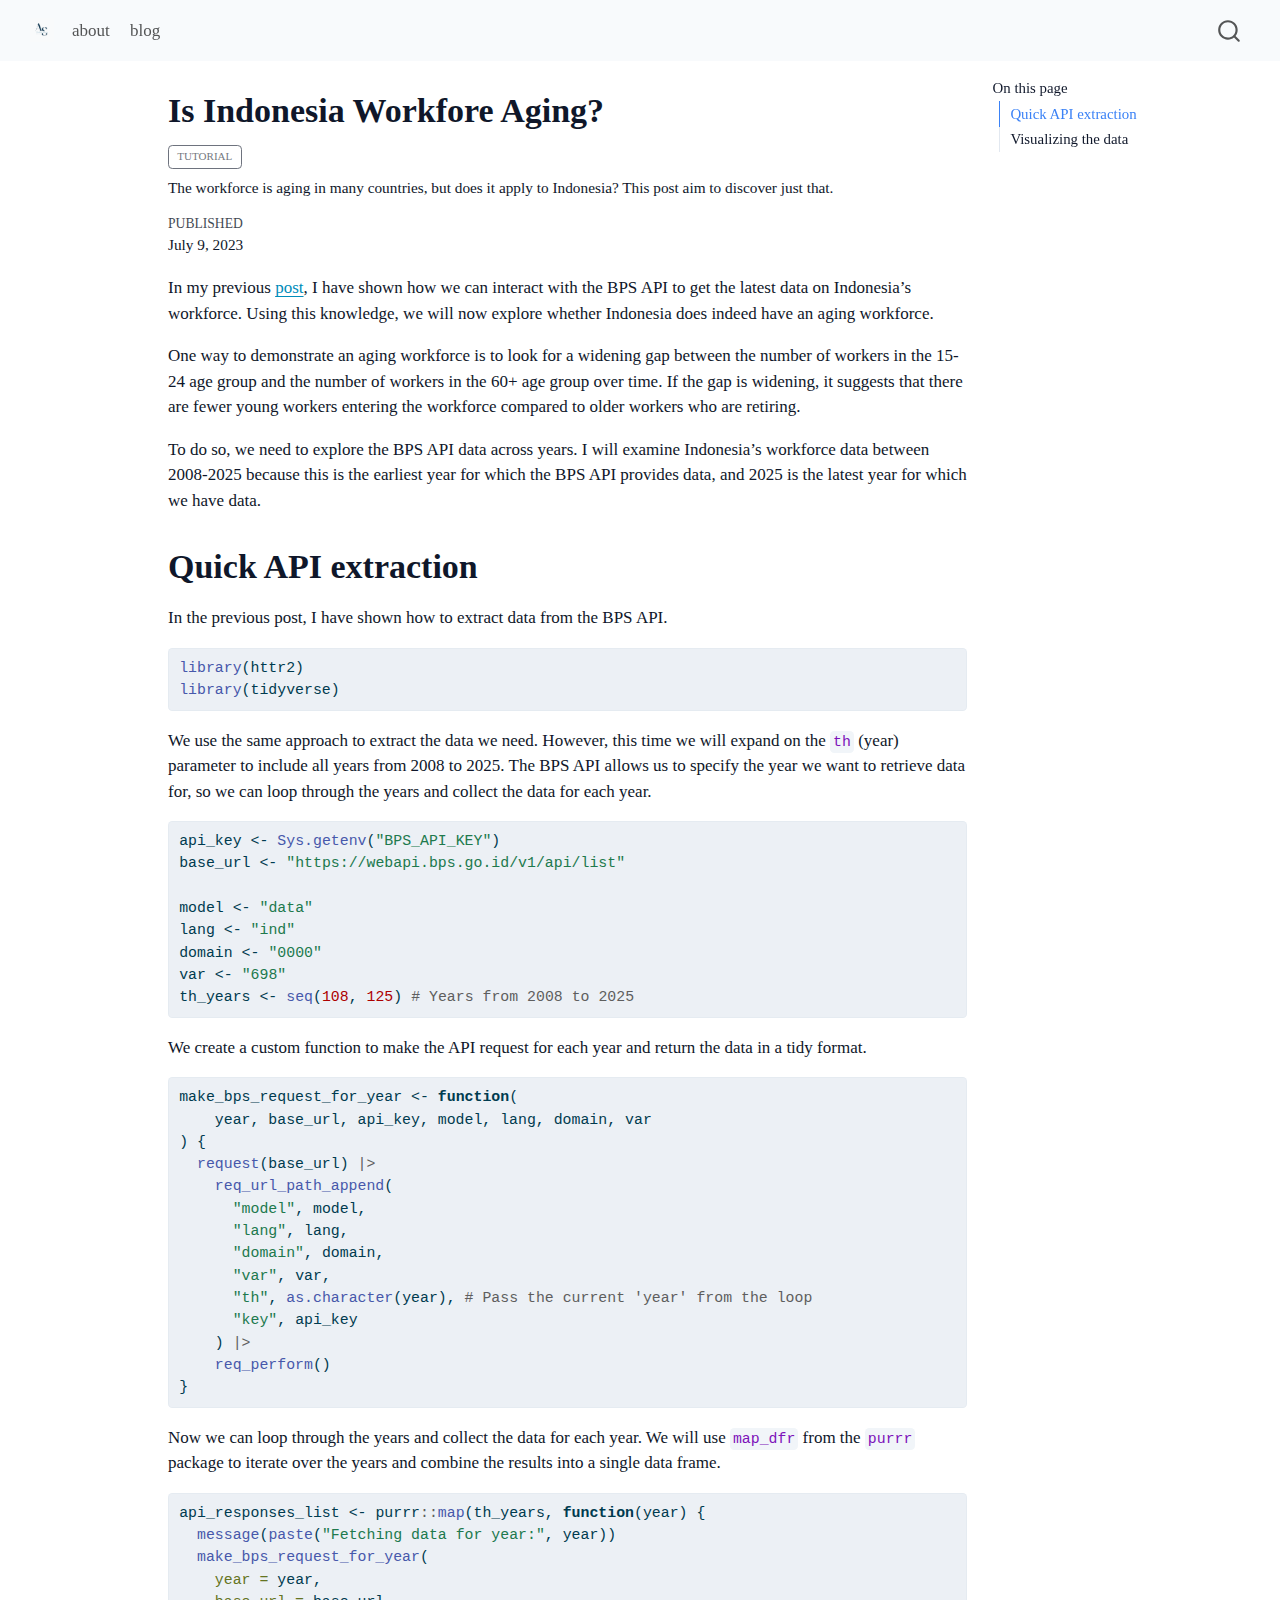
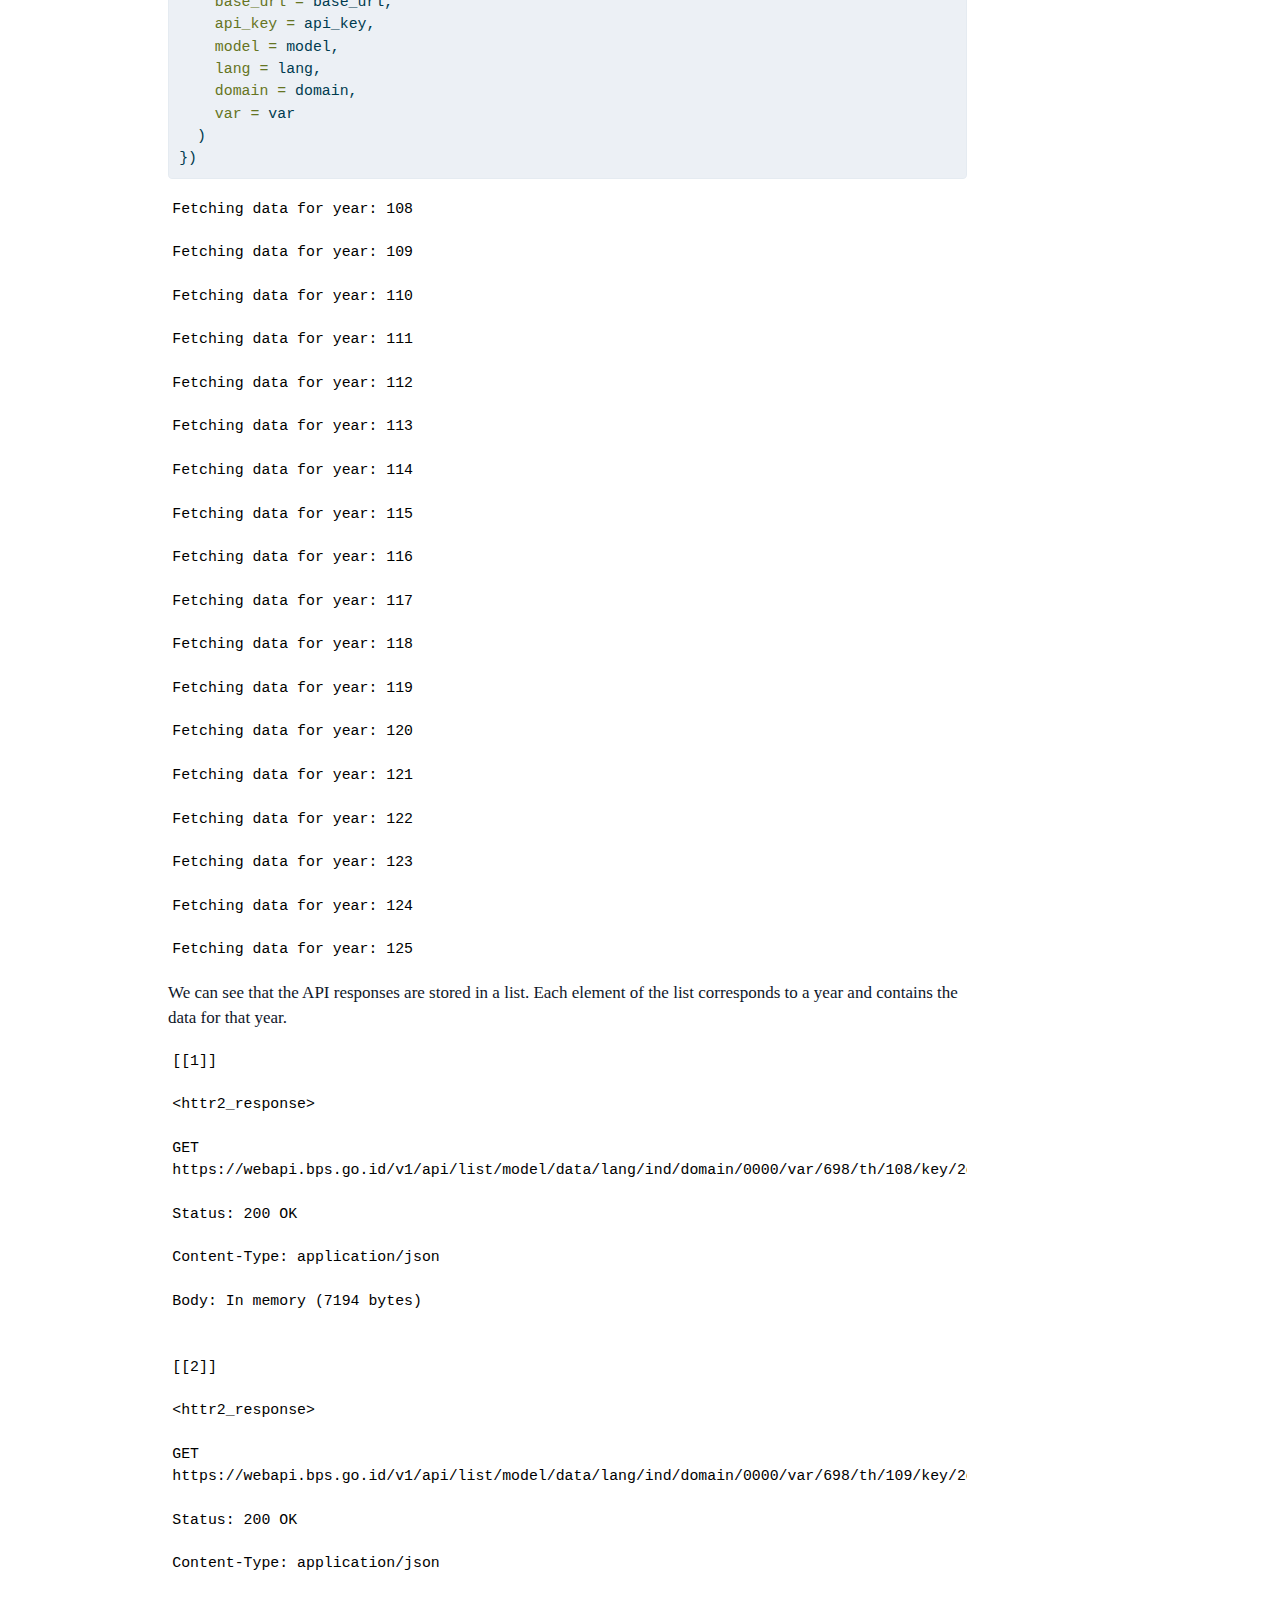
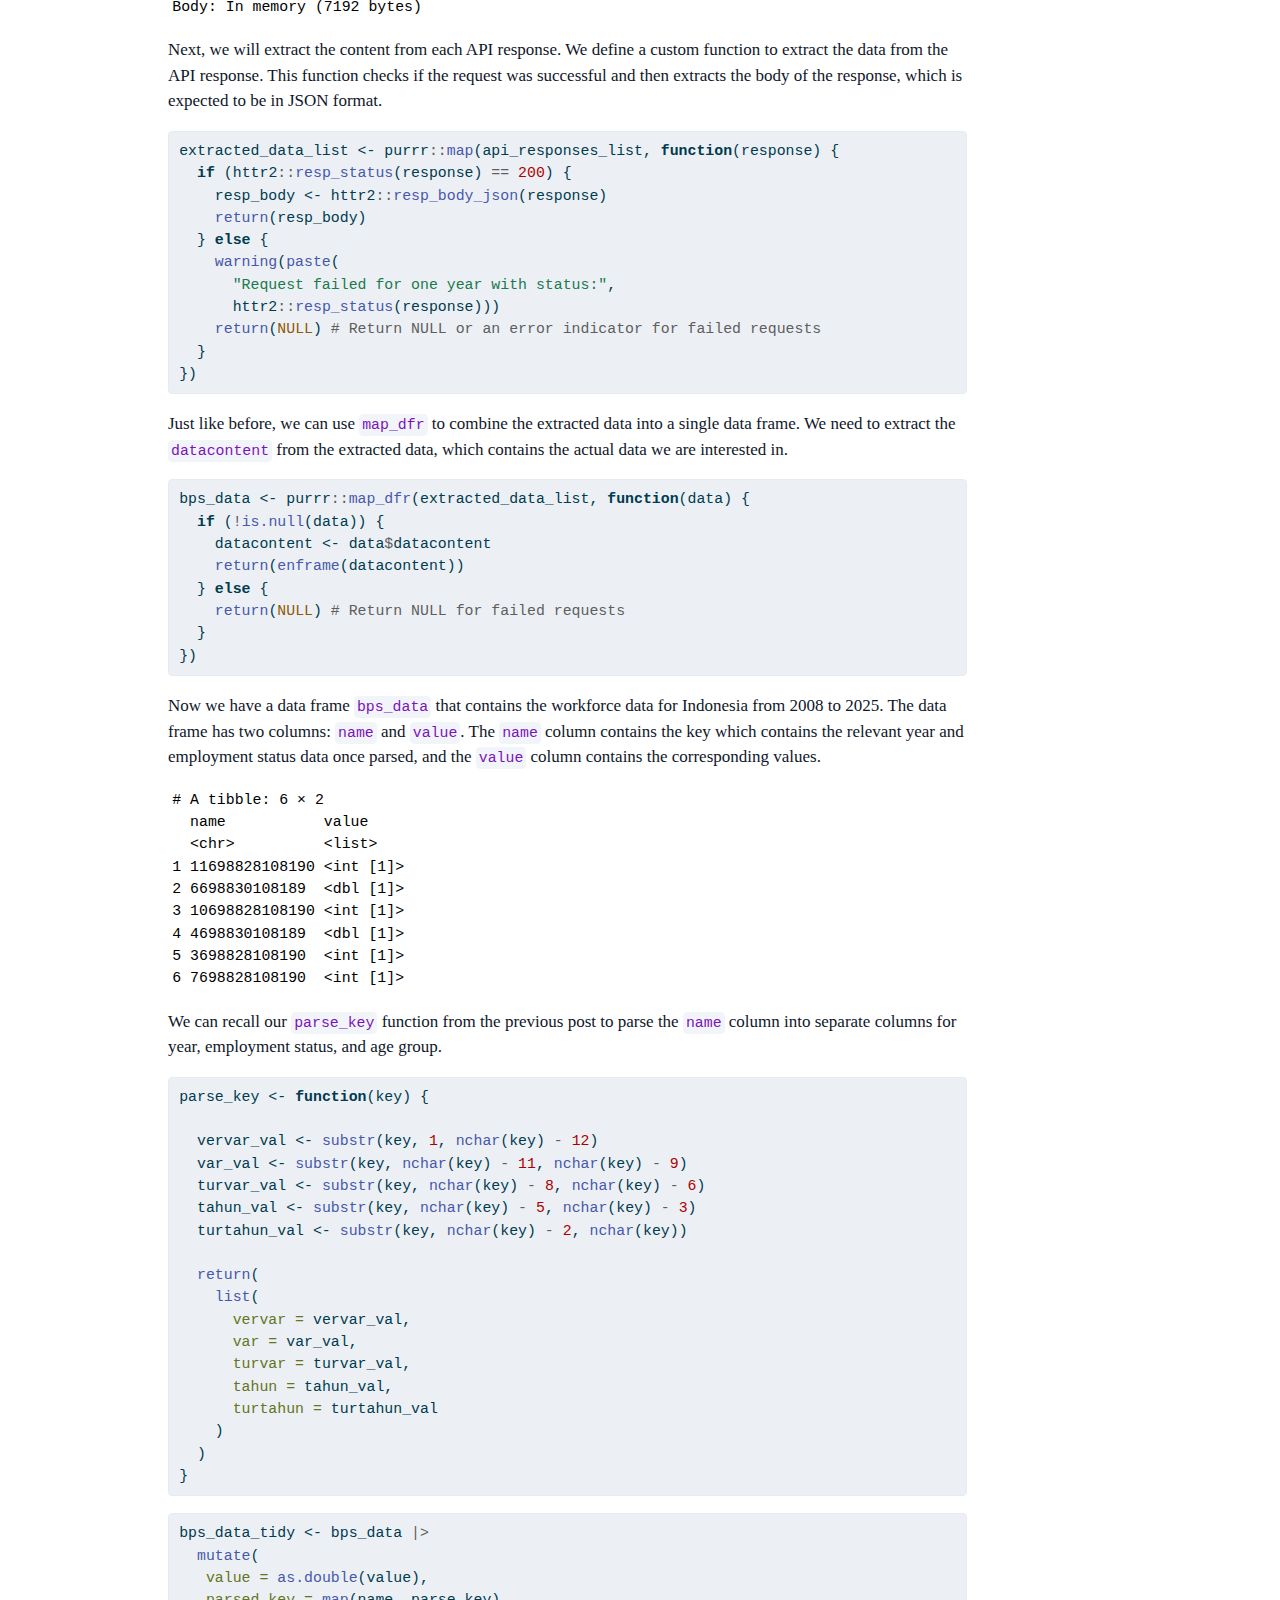
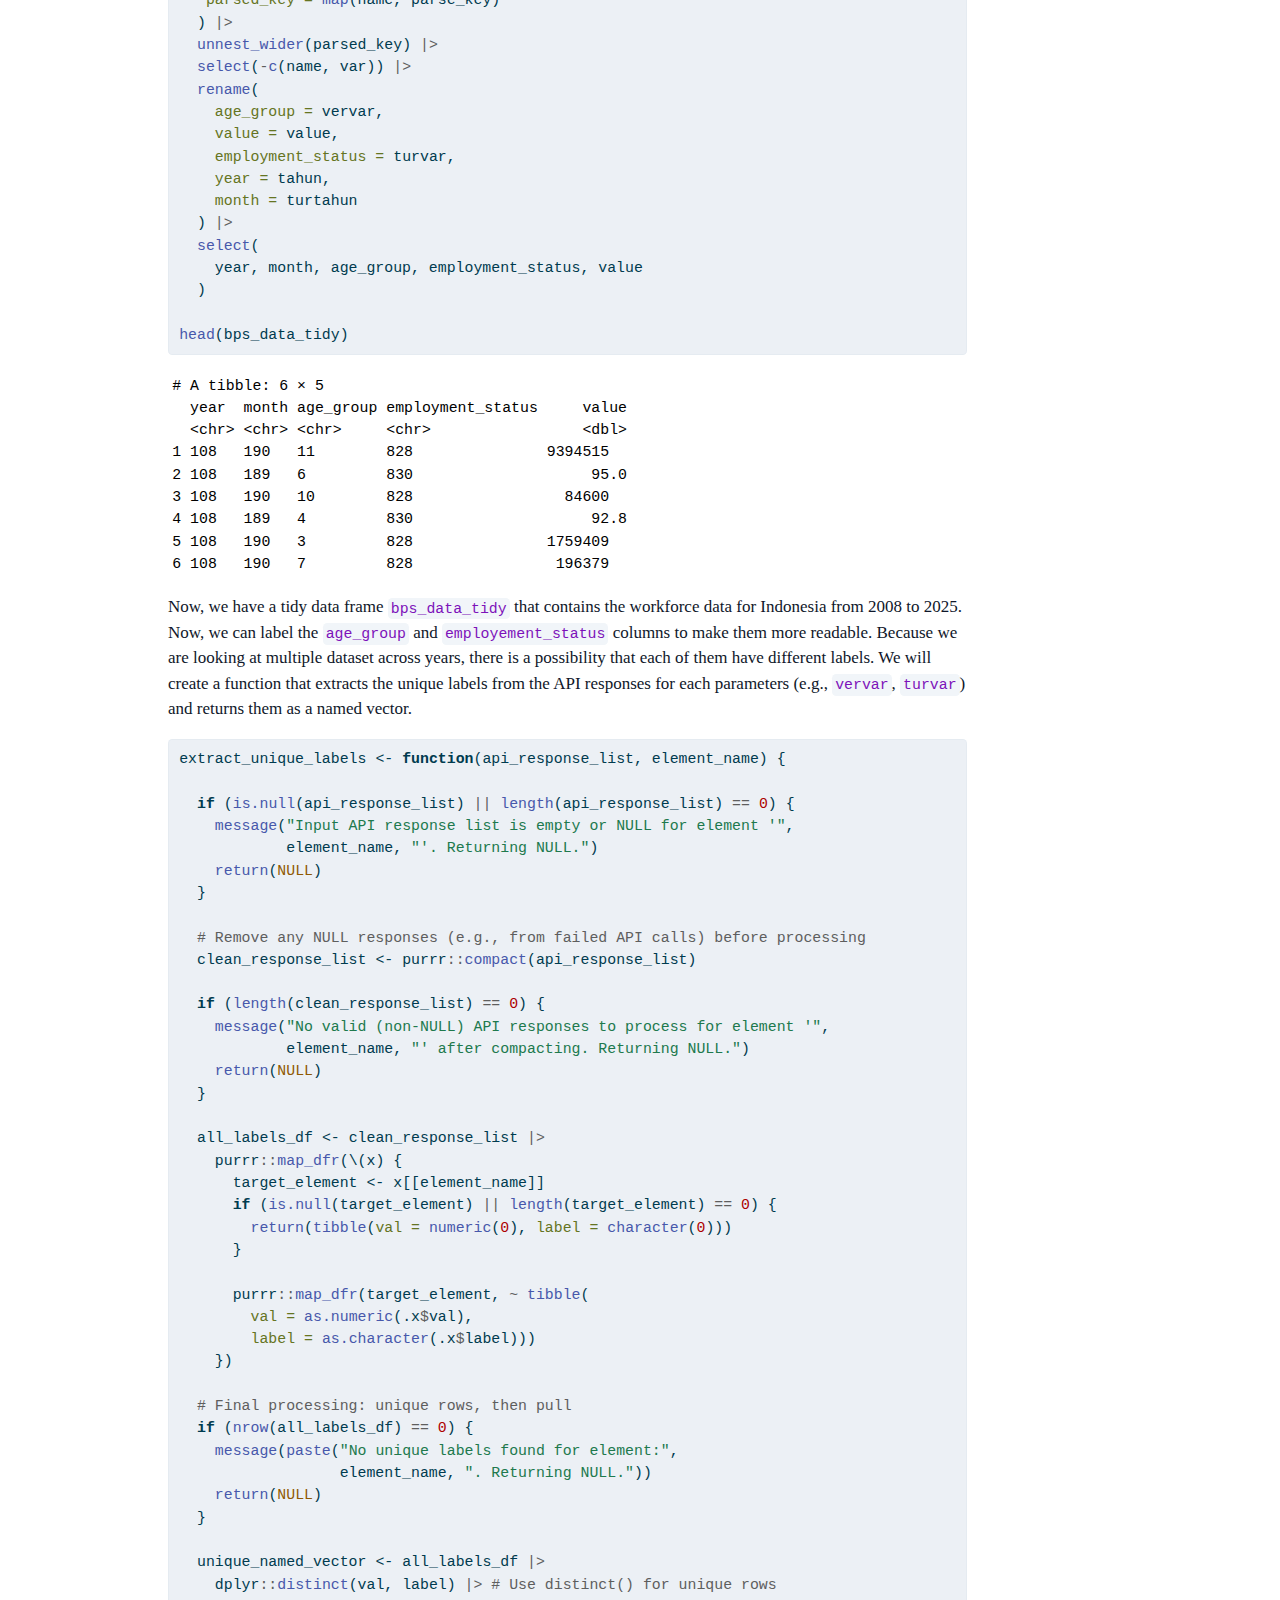
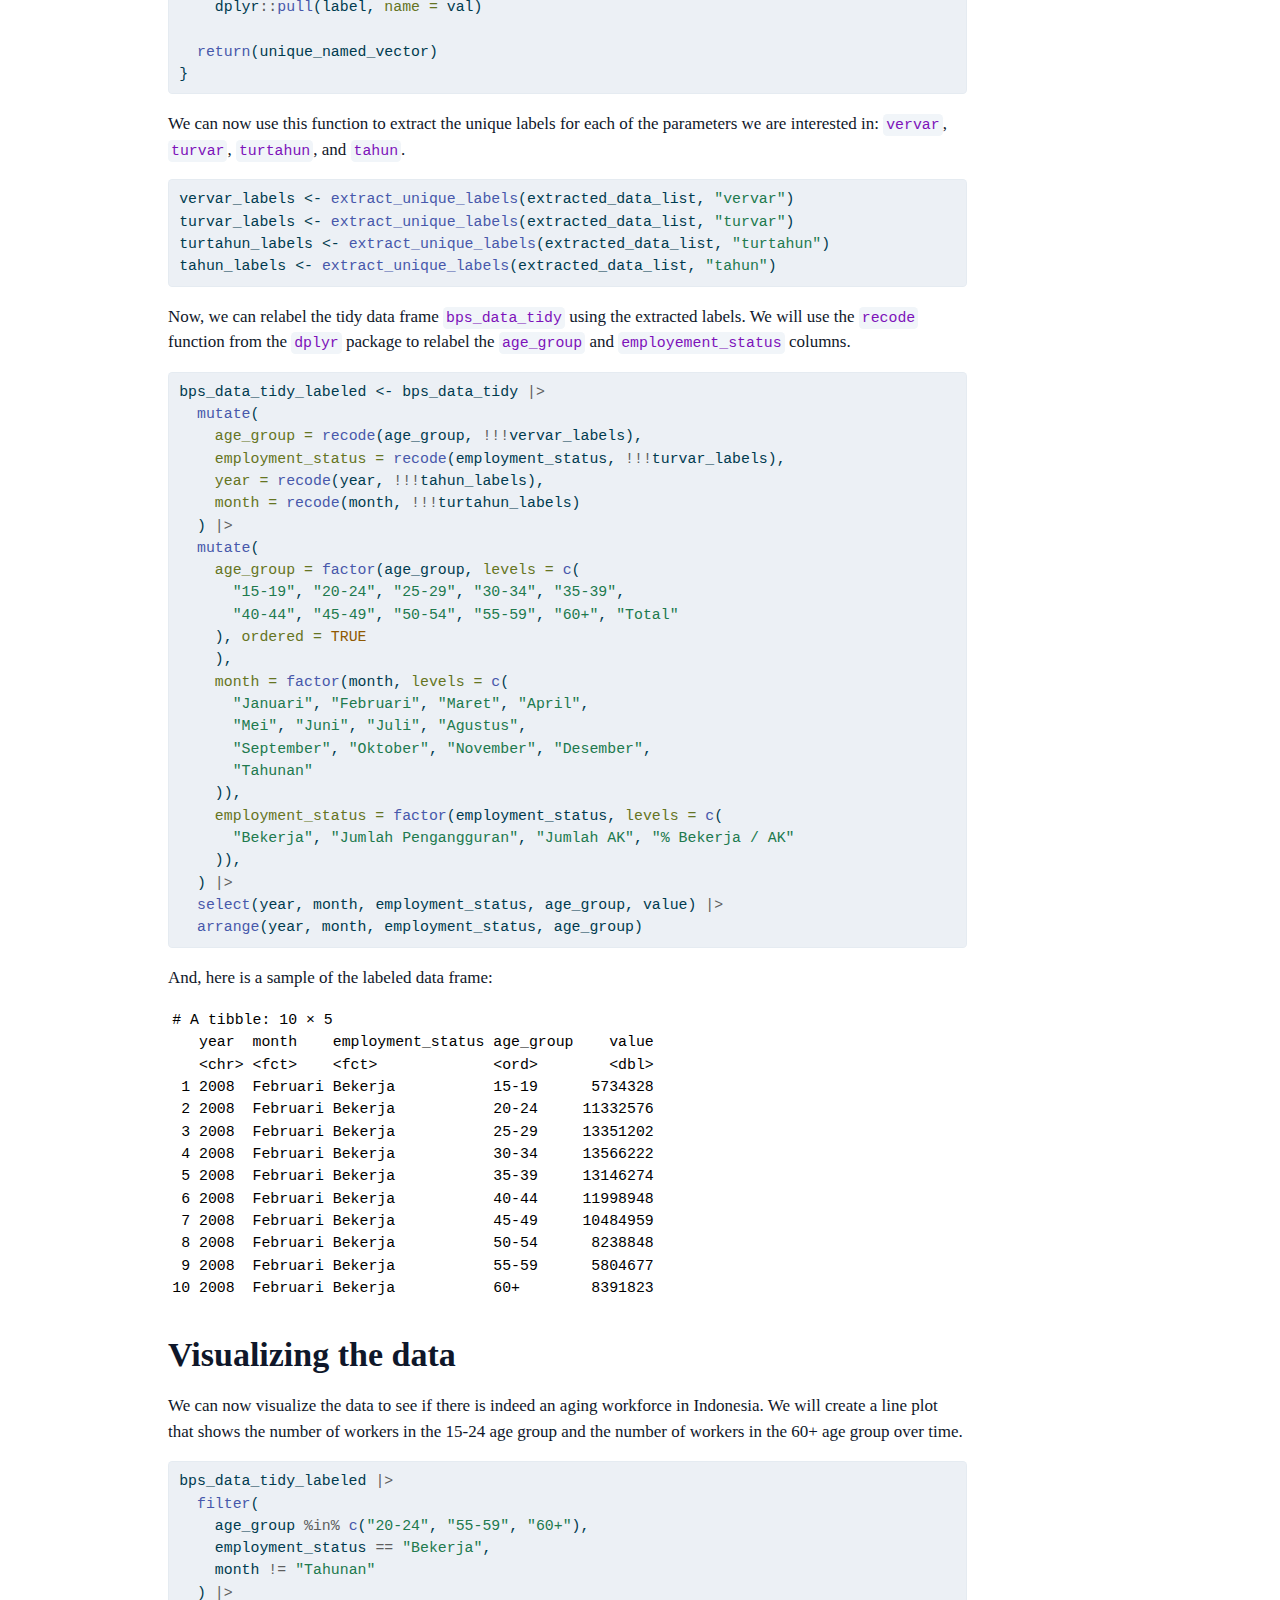
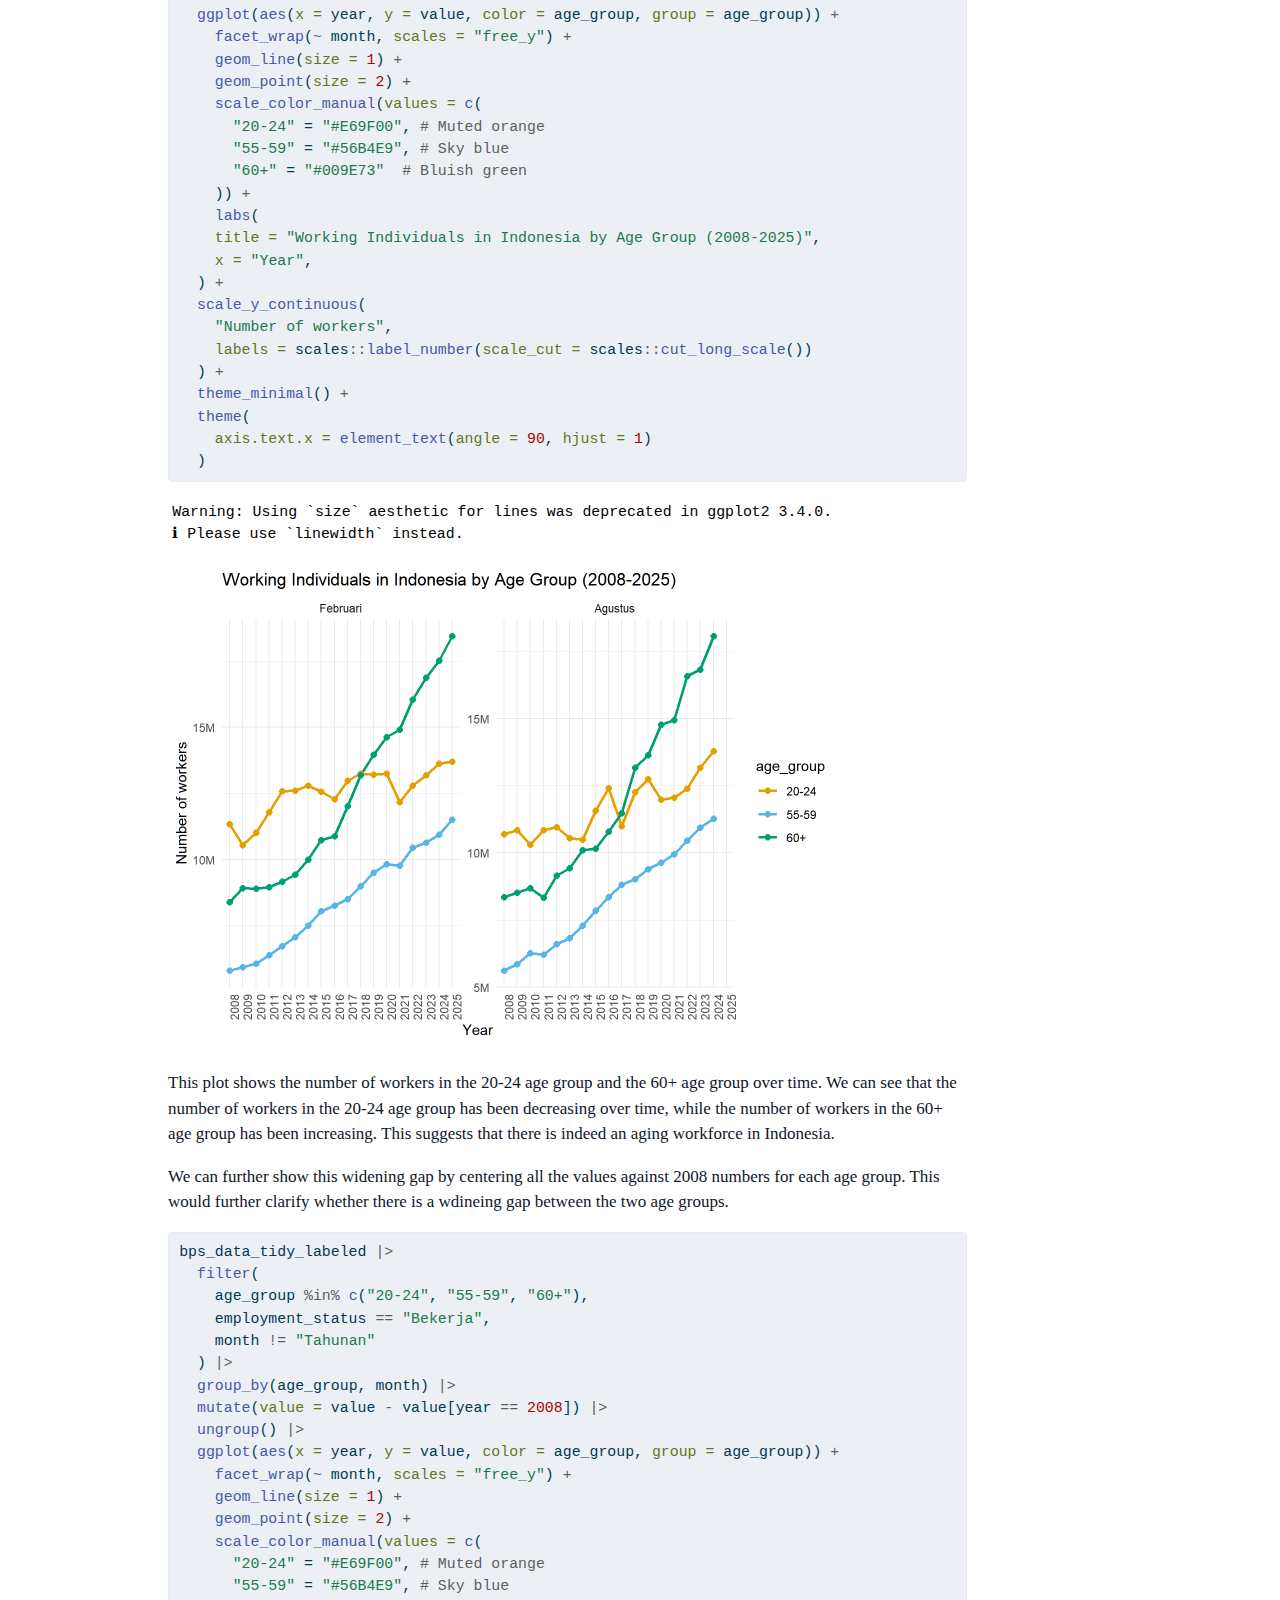
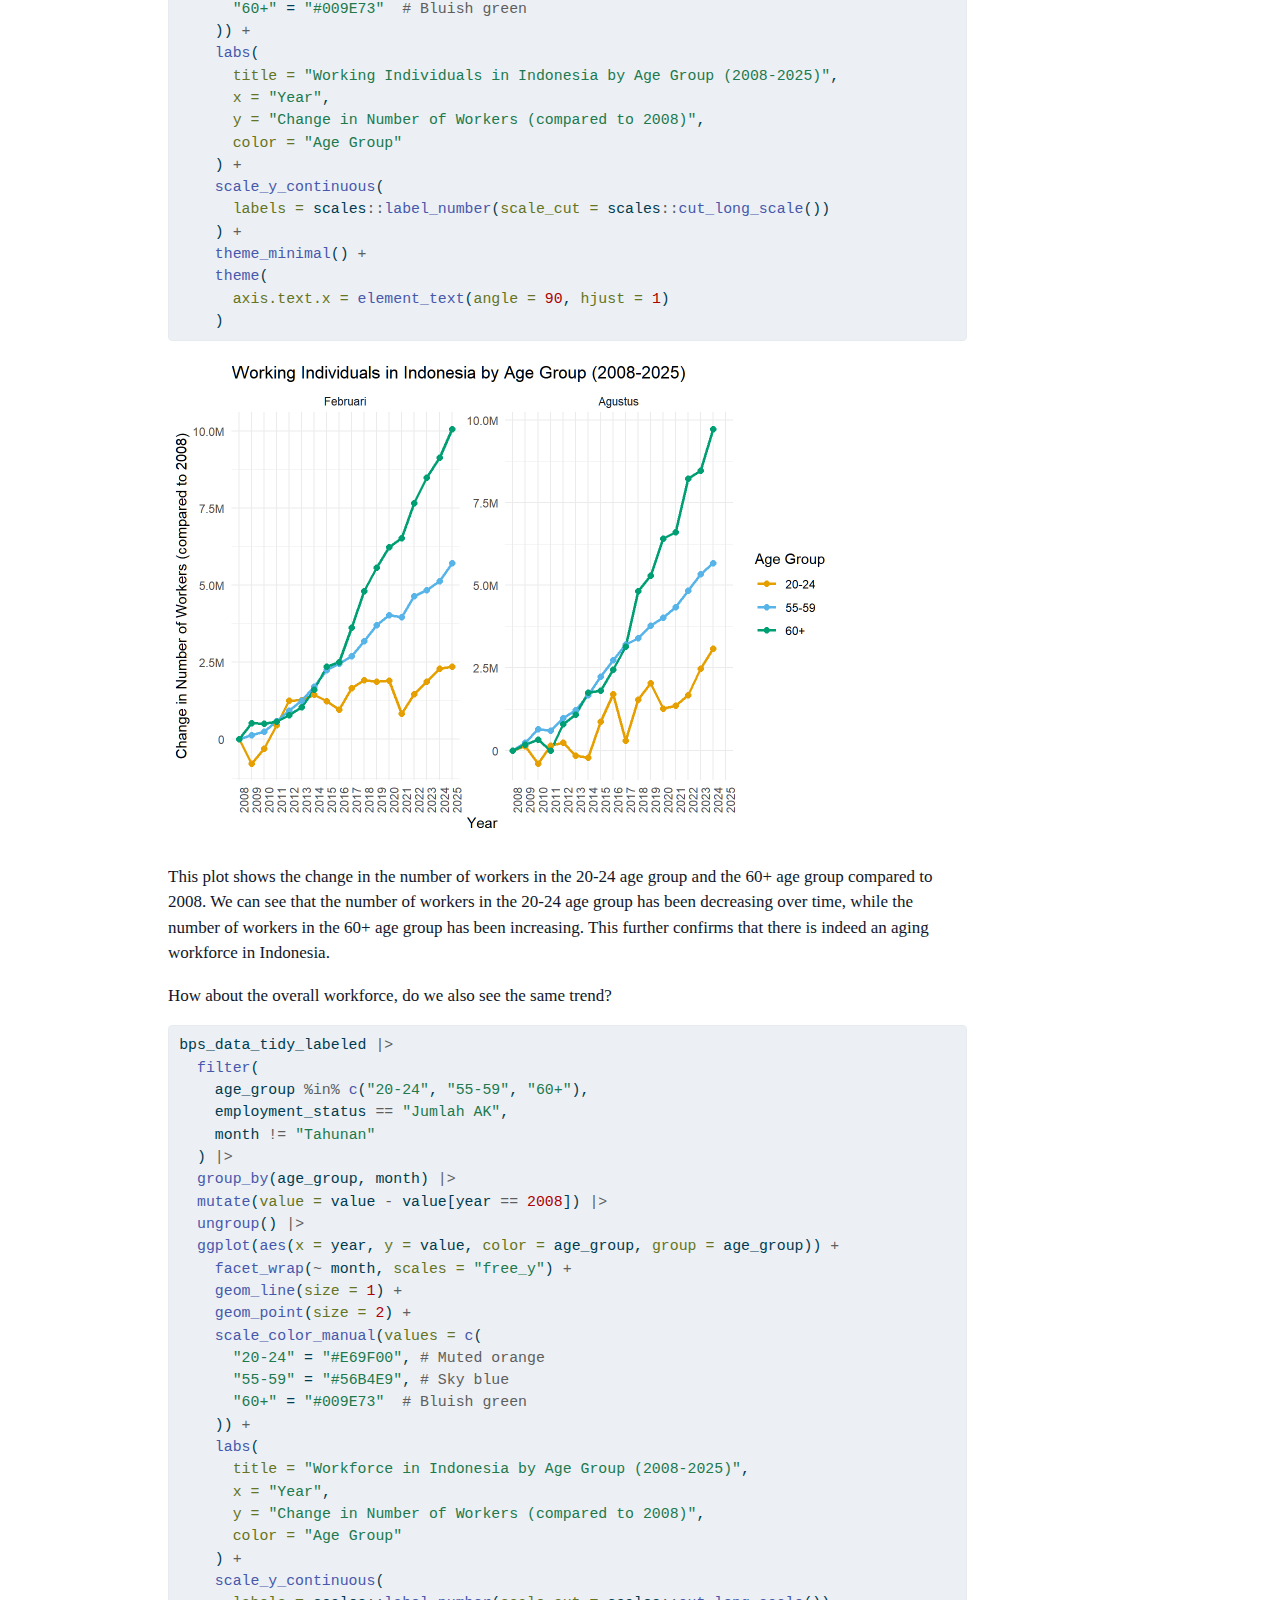
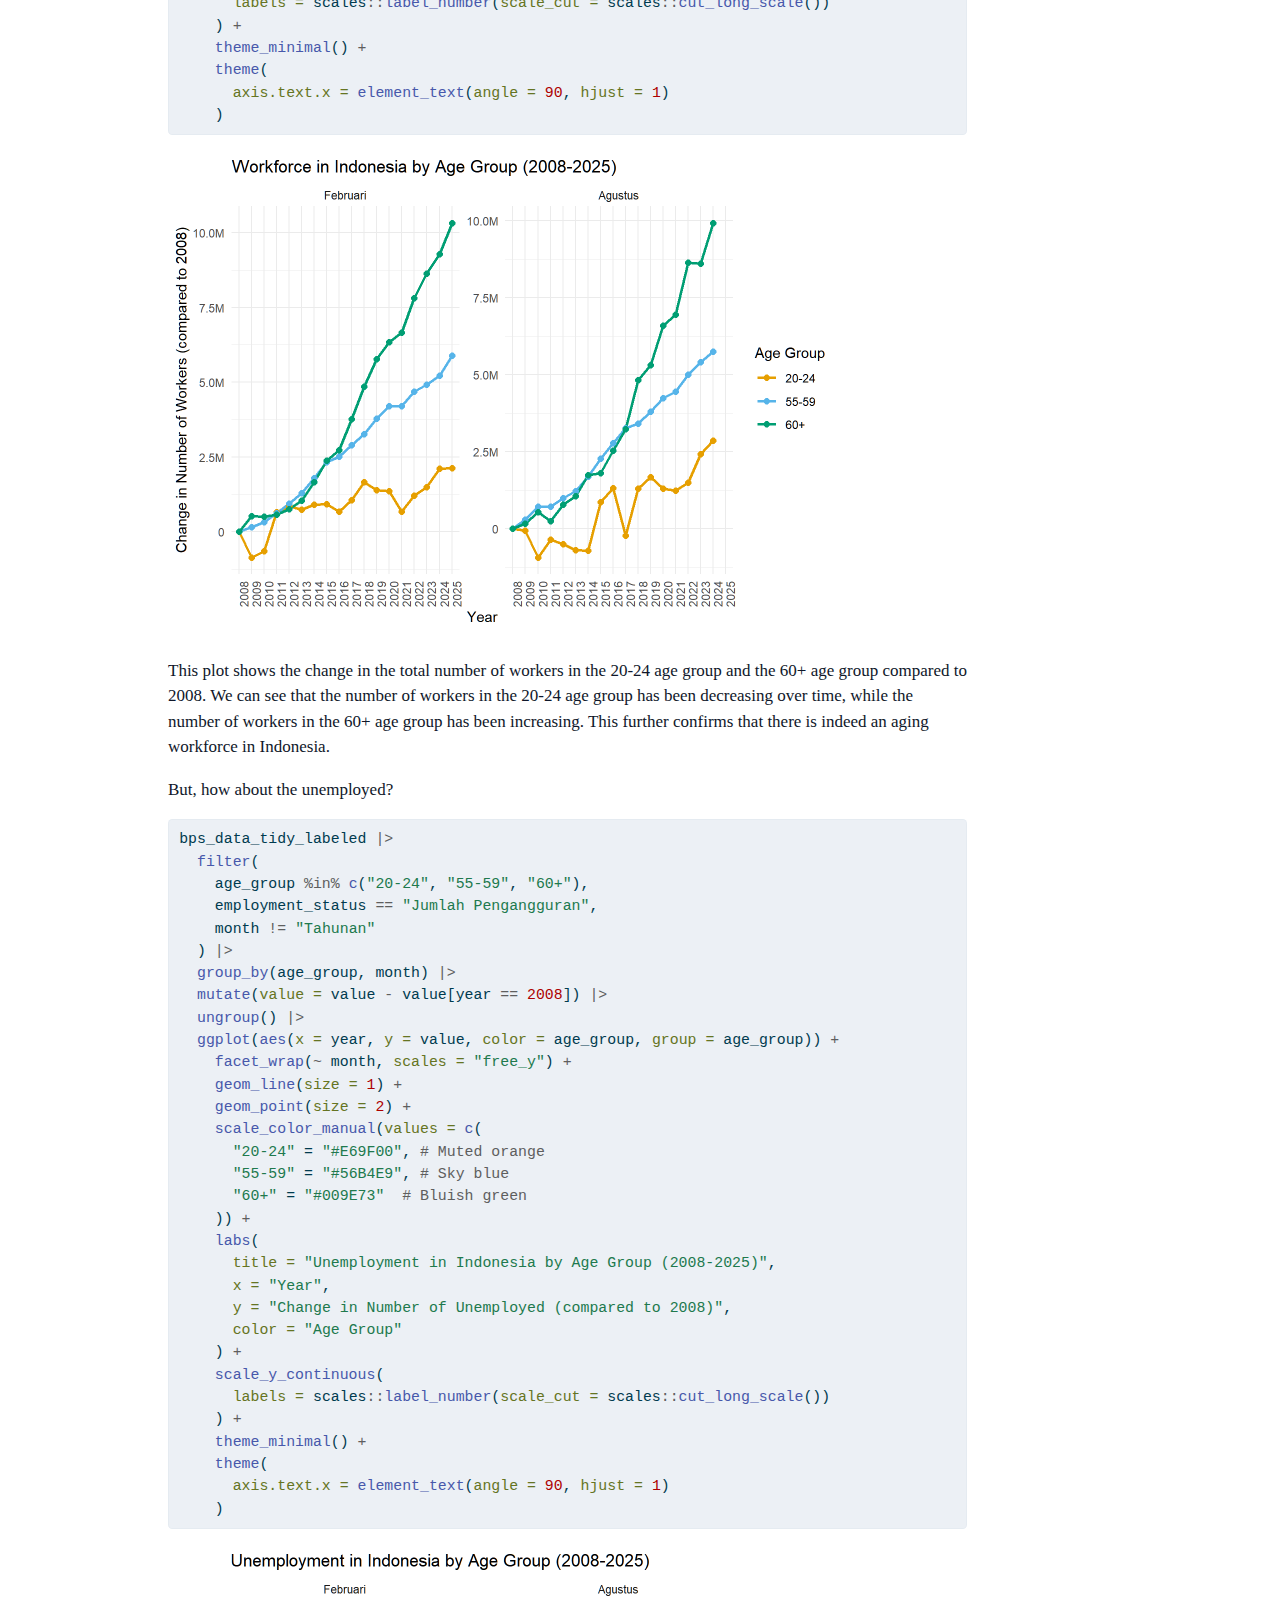
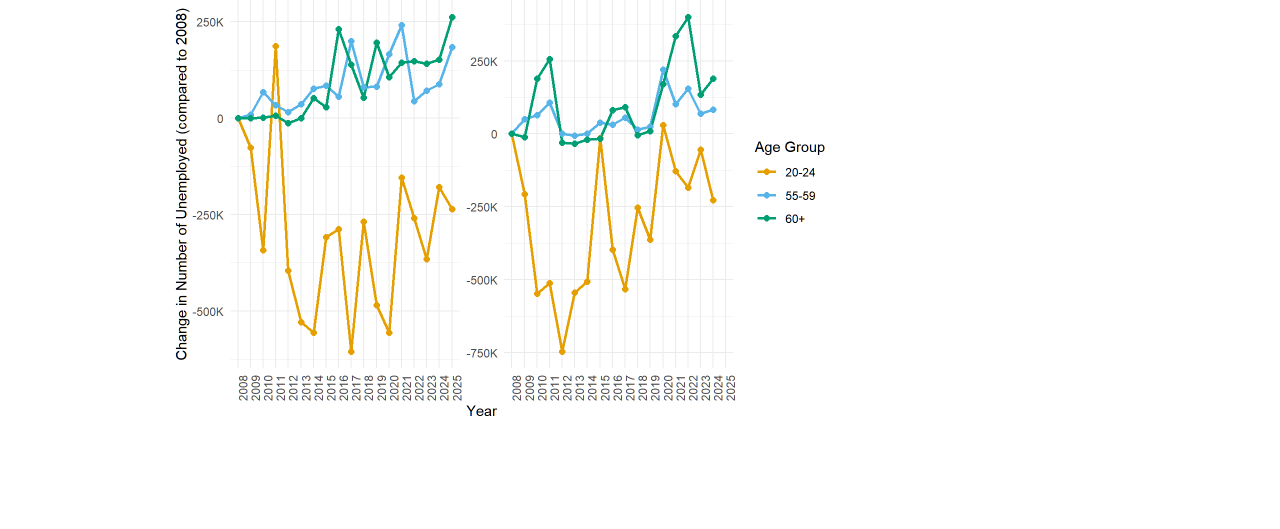
<file: docs/docs/posts/2025-07-post2/index.html>
<!DOCTYPE html>
<html xmlns="http://www.w3.org/1999/xhtml" lang="en" xml:lang="en"><head>

<meta charset="utf-8">
<meta name="generator" content="quarto-1.7.29">

<meta name="viewport" content="width=device-width, initial-scale=1.0, user-scalable=yes">

<meta name="dcterms.date" content="2023-07-09">
<meta name="description" content="The workforce is aging in many countries, but does it apply to Indonesia? This post aim to discover just that.">

<title>Is Indonesia Workfore Aging?</title>
<style>
code{white-space: pre-wrap;}
span.smallcaps{font-variant: small-caps;}
div.columns{display: flex; gap: min(4vw, 1.5em);}
div.column{flex: auto; overflow-x: auto;}
div.hanging-indent{margin-left: 1.5em; text-indent: -1.5em;}
ul.task-list{list-style: none;}
ul.task-list li input[type="checkbox"] {
  width: 0.8em;
  margin: 0 0.8em 0.2em -1em; /* quarto-specific, see https://github.com/quarto-dev/quarto-cli/issues/4556 */ 
  vertical-align: middle;
}
/* CSS for syntax highlighting */
html { -webkit-text-size-adjust: 100%; }
pre > code.sourceCode { white-space: pre; position: relative; }
pre > code.sourceCode > span { display: inline-block; line-height: 1.25; }
pre > code.sourceCode > span:empty { height: 1.2em; }
.sourceCode { overflow: visible; }
code.sourceCode > span { color: inherit; text-decoration: inherit; }
div.sourceCode { margin: 1em 0; }
pre.sourceCode { margin: 0; }
@media screen {
div.sourceCode { overflow: auto; }
}
@media print {
pre > code.sourceCode { white-space: pre-wrap; }
pre > code.sourceCode > span { text-indent: -5em; padding-left: 5em; }
}
pre.numberSource code
  { counter-reset: source-line 0; }
pre.numberSource code > span
  { position: relative; left: -4em; counter-increment: source-line; }
pre.numberSource code > span > a:first-child::before
  { content: counter(source-line);
    position: relative; left: -1em; text-align: right; vertical-align: baseline;
    border: none; display: inline-block;
    -webkit-touch-callout: none; -webkit-user-select: none;
    -khtml-user-select: none; -moz-user-select: none;
    -ms-user-select: none; user-select: none;
    padding: 0 4px; width: 4em;
  }
pre.numberSource { margin-left: 3em;  padding-left: 4px; }
div.sourceCode
  {   }
@media screen {
pre > code.sourceCode > span > a:first-child::before { text-decoration: underline; }
}
</style>


<script src="../../../site_libs/quarto-nav/quarto-nav.js"></script>
<script src="../../../site_libs/quarto-nav/headroom.min.js"></script>
<script src="../../../site_libs/clipboard/clipboard.min.js"></script>
<script src="../../../site_libs/quarto-search/autocomplete.umd.js"></script>
<script src="../../../site_libs/quarto-search/fuse.min.js"></script>
<script src="../../../site_libs/quarto-search/quarto-search.js"></script>
<meta name="quarto:offset" content="../../../">
<link href="../../../img/favicon.ico" rel="icon">
<script src="../../../site_libs/quarto-html/quarto.js" type="module"></script>
<script src="../../../site_libs/quarto-html/tabsets/tabsets.js" type="module"></script>
<script src="../../../site_libs/quarto-html/popper.min.js"></script>
<script src="../../../site_libs/quarto-html/tippy.umd.min.js"></script>
<script src="../../../site_libs/quarto-html/anchor.min.js"></script>
<link href="../../../site_libs/quarto-html/tippy.css" rel="stylesheet">
<link href="../../../site_libs/quarto-html/quarto-syntax-highlighting-0815c480559380816a4d1ea211a47e91.css" rel="stylesheet" id="quarto-text-highlighting-styles">
<script src="../../../site_libs/bootstrap/bootstrap.min.js"></script>
<link href="../../../site_libs/bootstrap/bootstrap-icons.css" rel="stylesheet">
<link href="../../../site_libs/bootstrap/bootstrap-373804568f8bb983da0ba48eaf9a59d1.min.css" rel="stylesheet" append-hash="true" id="quarto-bootstrap" data-mode="light">
<script id="quarto-search-options" type="application/json">{
  "location": "navbar",
  "copy-button": false,
  "collapse-after": 3,
  "panel-placement": "end",
  "type": "overlay",
  "limit": 50,
  "keyboard-shortcut": [
    "f",
    "/",
    "s"
  ],
  "show-item-context": false,
  "language": {
    "search-no-results-text": "No results",
    "search-matching-documents-text": "matching documents",
    "search-copy-link-title": "Copy link to search",
    "search-hide-matches-text": "Hide additional matches",
    "search-more-match-text": "more match in this document",
    "search-more-matches-text": "more matches in this document",
    "search-clear-button-title": "Clear",
    "search-text-placeholder": "",
    "search-detached-cancel-button-title": "Cancel",
    "search-submit-button-title": "Submit",
    "search-label": "Search"
  }
}</script>


</head>

<body class="nav-fixed quarto-light">

<div id="quarto-search-results"></div>
  <header id="quarto-header" class="headroom fixed-top">
    <nav class="navbar navbar-expand-lg " data-bs-theme="dark">
      <div class="navbar-container container-fluid">
      <div class="navbar-brand-container mx-auto">
    <a href="../../../index.html" class="navbar-brand navbar-brand-logo">
    <img src="../../../img/web_logo.png" alt="" class="navbar-logo">
    </a>
  </div>
            <div id="quarto-search" class="" title="Search"></div>
          <button class="navbar-toggler" type="button" data-bs-toggle="collapse" data-bs-target="#navbarCollapse" aria-controls="navbarCollapse" role="menu" aria-expanded="false" aria-label="Toggle navigation" onclick="if (window.quartoToggleHeadroom) { window.quartoToggleHeadroom(); }">
  <span class="navbar-toggler-icon"></span>
</button>
          <div class="collapse navbar-collapse" id="navbarCollapse">
            <ul class="navbar-nav navbar-nav-scroll me-auto">
  <li class="nav-item">
    <a class="nav-link" href="../../../about.html"> 
<span class="menu-text">about</span></a>
  </li>  
  <li class="nav-item">
    <a class="nav-link" href="../../../index.html"> 
<span class="menu-text">blog</span></a>
  </li>  
</ul>
          </div> <!-- /navcollapse -->
            <div class="quarto-navbar-tools">
</div>
      </div> <!-- /container-fluid -->
    </nav>
</header>
<!-- content -->
<div id="quarto-content" class="quarto-container page-columns page-rows-contents page-layout-article page-navbar">
<!-- sidebar -->
<!-- margin-sidebar -->
    <div id="quarto-margin-sidebar" class="sidebar margin-sidebar">
        <nav id="TOC" role="doc-toc" class="toc-active">
    <h2 id="toc-title">On this page</h2>
   
  <ul>
  <li><a href="#quick-api-extraction" id="toc-quick-api-extraction" class="nav-link active" data-scroll-target="#quick-api-extraction">Quick API extraction</a></li>
  <li><a href="#visualizing-the-data" id="toc-visualizing-the-data" class="nav-link" data-scroll-target="#visualizing-the-data">Visualizing the data</a></li>
  </ul>
</nav>
    </div>
<!-- main -->
<main class="content" id="quarto-document-content">

<header id="title-block-header" class="quarto-title-block default">
<div class="quarto-title">
<h1 class="title">Is Indonesia Workfore Aging?</h1>
  <div class="quarto-categories">
    <div class="quarto-category">Tutorial</div>
  </div>
  </div>

<div>
  <div class="description">
    <p>The workforce is aging in many countries, but does it apply to Indonesia? This post aim to discover just that.</p>
  </div>
</div>


<div class="quarto-title-meta">

    
    <div>
    <div class="quarto-title-meta-heading">Published</div>
    <div class="quarto-title-meta-contents">
      <p class="date">July 9, 2023</p>
    </div>
  </div>
  
    
  </div>
  


</header>


<p>In my previous <a href="../../..\posts/2025-07-post1/">post</a>, I have shown how we can interact with the BPS API to get the latest data on Indonesia’s workforce. Using this knowledge, we will now explore whether Indonesia does indeed have an aging workforce.</p>
<p>One way to demonstrate an aging workforce is to look for a widening gap between the number of workers in the 15-24 age group and the number of workers in the 60+ age group over time. If the gap is widening, it suggests that there are fewer young workers entering the workforce compared to older workers who are retiring.</p>
<p>To do so, we need to explore the BPS API data across years. I will examine Indonesia’s workforce data between 2008-2025 because this is the earliest year for which the BPS API provides data, and 2025 is the latest year for which we have data.</p>
<section id="quick-api-extraction" class="level1">
<h1>Quick API extraction</h1>
<p>In the previous post, I have shown how to extract data from the BPS API.</p>
<div class="cell">
<div class="sourceCode cell-code" id="cb1"><pre class="sourceCode r code-with-copy"><code class="sourceCode r"><span id="cb1-1"><a href="#cb1-1" aria-hidden="true" tabindex="-1"></a><span class="fu">library</span>(httr2)</span>
<span id="cb1-2"><a href="#cb1-2" aria-hidden="true" tabindex="-1"></a><span class="fu">library</span>(tidyverse)</span></code><button title="Copy to Clipboard" class="code-copy-button"><i class="bi"></i></button></pre></div>
</div>
<p>We use the same approach to extract the data we need. However, this time we will expand on the <code>th</code> (year) parameter to include all years from 2008 to 2025. The BPS API allows us to specify the year we want to retrieve data for, so we can loop through the years and collect the data for each year.</p>
<div class="cell">
<div class="sourceCode cell-code" id="cb2"><pre class="sourceCode r code-with-copy"><code class="sourceCode r"><span id="cb2-1"><a href="#cb2-1" aria-hidden="true" tabindex="-1"></a>api_key <span class="ot">&lt;-</span> <span class="fu">Sys.getenv</span>(<span class="st">"BPS_API_KEY"</span>)</span>
<span id="cb2-2"><a href="#cb2-2" aria-hidden="true" tabindex="-1"></a>base_url <span class="ot">&lt;-</span> <span class="st">"https://webapi.bps.go.id/v1/api/list"</span></span>
<span id="cb2-3"><a href="#cb2-3" aria-hidden="true" tabindex="-1"></a></span>
<span id="cb2-4"><a href="#cb2-4" aria-hidden="true" tabindex="-1"></a>model <span class="ot">&lt;-</span> <span class="st">"data"</span> </span>
<span id="cb2-5"><a href="#cb2-5" aria-hidden="true" tabindex="-1"></a>lang <span class="ot">&lt;-</span> <span class="st">"ind"</span> </span>
<span id="cb2-6"><a href="#cb2-6" aria-hidden="true" tabindex="-1"></a>domain <span class="ot">&lt;-</span> <span class="st">"0000"</span> </span>
<span id="cb2-7"><a href="#cb2-7" aria-hidden="true" tabindex="-1"></a>var <span class="ot">&lt;-</span> <span class="st">"698"</span> </span>
<span id="cb2-8"><a href="#cb2-8" aria-hidden="true" tabindex="-1"></a>th_years <span class="ot">&lt;-</span> <span class="fu">seq</span>(<span class="dv">108</span>, <span class="dv">125</span>) <span class="co"># Years from 2008 to 2025</span></span></code><button title="Copy to Clipboard" class="code-copy-button"><i class="bi"></i></button></pre></div>
</div>
<p>We create a custom function to make the API request for each year and return the data in a tidy format.</p>
<div class="cell">
<div class="sourceCode cell-code" id="cb3"><pre class="sourceCode r code-with-copy"><code class="sourceCode r"><span id="cb3-1"><a href="#cb3-1" aria-hidden="true" tabindex="-1"></a>make_bps_request_for_year <span class="ot">&lt;-</span> <span class="cf">function</span>(</span>
<span id="cb3-2"><a href="#cb3-2" aria-hidden="true" tabindex="-1"></a>    year, base_url, api_key, model, lang, domain, var</span>
<span id="cb3-3"><a href="#cb3-3" aria-hidden="true" tabindex="-1"></a>) {</span>
<span id="cb3-4"><a href="#cb3-4" aria-hidden="true" tabindex="-1"></a>  <span class="fu">request</span>(base_url) <span class="sc">|&gt;</span></span>
<span id="cb3-5"><a href="#cb3-5" aria-hidden="true" tabindex="-1"></a>    <span class="fu">req_url_path_append</span>(</span>
<span id="cb3-6"><a href="#cb3-6" aria-hidden="true" tabindex="-1"></a>      <span class="st">"model"</span>, model,</span>
<span id="cb3-7"><a href="#cb3-7" aria-hidden="true" tabindex="-1"></a>      <span class="st">"lang"</span>, lang,</span>
<span id="cb3-8"><a href="#cb3-8" aria-hidden="true" tabindex="-1"></a>      <span class="st">"domain"</span>, domain,</span>
<span id="cb3-9"><a href="#cb3-9" aria-hidden="true" tabindex="-1"></a>      <span class="st">"var"</span>, var,</span>
<span id="cb3-10"><a href="#cb3-10" aria-hidden="true" tabindex="-1"></a>      <span class="st">"th"</span>, <span class="fu">as.character</span>(year), <span class="co"># Pass the current 'year' from the loop</span></span>
<span id="cb3-11"><a href="#cb3-11" aria-hidden="true" tabindex="-1"></a>      <span class="st">"key"</span>, api_key</span>
<span id="cb3-12"><a href="#cb3-12" aria-hidden="true" tabindex="-1"></a>    ) <span class="sc">|&gt;</span></span>
<span id="cb3-13"><a href="#cb3-13" aria-hidden="true" tabindex="-1"></a>    <span class="fu">req_perform</span>()</span>
<span id="cb3-14"><a href="#cb3-14" aria-hidden="true" tabindex="-1"></a>}</span></code><button title="Copy to Clipboard" class="code-copy-button"><i class="bi"></i></button></pre></div>
</div>
<p>Now we can loop through the years and collect the data for each year. We will use <code>map_dfr</code> from the <code>purrr</code> package to iterate over the years and combine the results into a single data frame.</p>
<div class="cell">
<div class="sourceCode cell-code" id="cb4"><pre class="sourceCode r code-with-copy"><code class="sourceCode r"><span id="cb4-1"><a href="#cb4-1" aria-hidden="true" tabindex="-1"></a>api_responses_list <span class="ot">&lt;-</span> purrr<span class="sc">::</span><span class="fu">map</span>(th_years, <span class="cf">function</span>(year) {</span>
<span id="cb4-2"><a href="#cb4-2" aria-hidden="true" tabindex="-1"></a>  <span class="fu">message</span>(<span class="fu">paste</span>(<span class="st">"Fetching data for year:"</span>, year))</span>
<span id="cb4-3"><a href="#cb4-3" aria-hidden="true" tabindex="-1"></a>  <span class="fu">make_bps_request_for_year</span>(</span>
<span id="cb4-4"><a href="#cb4-4" aria-hidden="true" tabindex="-1"></a>    <span class="at">year =</span> year,</span>
<span id="cb4-5"><a href="#cb4-5" aria-hidden="true" tabindex="-1"></a>    <span class="at">base_url =</span> base_url,</span>
<span id="cb4-6"><a href="#cb4-6" aria-hidden="true" tabindex="-1"></a>    <span class="at">api_key =</span> api_key,</span>
<span id="cb4-7"><a href="#cb4-7" aria-hidden="true" tabindex="-1"></a>    <span class="at">model =</span> model,</span>
<span id="cb4-8"><a href="#cb4-8" aria-hidden="true" tabindex="-1"></a>    <span class="at">lang =</span> lang,</span>
<span id="cb4-9"><a href="#cb4-9" aria-hidden="true" tabindex="-1"></a>    <span class="at">domain =</span> domain,</span>
<span id="cb4-10"><a href="#cb4-10" aria-hidden="true" tabindex="-1"></a>    <span class="at">var =</span> var</span>
<span id="cb4-11"><a href="#cb4-11" aria-hidden="true" tabindex="-1"></a>  )</span>
<span id="cb4-12"><a href="#cb4-12" aria-hidden="true" tabindex="-1"></a>})</span></code><button title="Copy to Clipboard" class="code-copy-button"><i class="bi"></i></button></pre></div>
<div class="cell-output cell-output-stderr">
<pre><code>Fetching data for year: 108</code></pre>
</div>
<div class="cell-output cell-output-stderr">
<pre><code>Fetching data for year: 109</code></pre>
</div>
<div class="cell-output cell-output-stderr">
<pre><code>Fetching data for year: 110</code></pre>
</div>
<div class="cell-output cell-output-stderr">
<pre><code>Fetching data for year: 111</code></pre>
</div>
<div class="cell-output cell-output-stderr">
<pre><code>Fetching data for year: 112</code></pre>
</div>
<div class="cell-output cell-output-stderr">
<pre><code>Fetching data for year: 113</code></pre>
</div>
<div class="cell-output cell-output-stderr">
<pre><code>Fetching data for year: 114</code></pre>
</div>
<div class="cell-output cell-output-stderr">
<pre><code>Fetching data for year: 115</code></pre>
</div>
<div class="cell-output cell-output-stderr">
<pre><code>Fetching data for year: 116</code></pre>
</div>
<div class="cell-output cell-output-stderr">
<pre><code>Fetching data for year: 117</code></pre>
</div>
<div class="cell-output cell-output-stderr">
<pre><code>Fetching data for year: 118</code></pre>
</div>
<div class="cell-output cell-output-stderr">
<pre><code>Fetching data for year: 119</code></pre>
</div>
<div class="cell-output cell-output-stderr">
<pre><code>Fetching data for year: 120</code></pre>
</div>
<div class="cell-output cell-output-stderr">
<pre><code>Fetching data for year: 121</code></pre>
</div>
<div class="cell-output cell-output-stderr">
<pre><code>Fetching data for year: 122</code></pre>
</div>
<div class="cell-output cell-output-stderr">
<pre><code>Fetching data for year: 123</code></pre>
</div>
<div class="cell-output cell-output-stderr">
<pre><code>Fetching data for year: 124</code></pre>
</div>
<div class="cell-output cell-output-stderr">
<pre><code>Fetching data for year: 125</code></pre>
</div>
</div>
<p>We can see that the API responses are stored in a list. Each element of the list corresponds to a year and contains the data for that year.</p>
<div class="cell">
<div class="cell-output cell-output-stdout">
<pre><code>[[1]]</code></pre>
</div>
<div class="cell-output cell-output-stderr">
<pre><code>&lt;httr2_response&gt;</code></pre>
</div>
<div class="cell-output cell-output-stderr">
<pre><code>GET
https://webapi.bps.go.id/v1/api/list/model/data/lang/ind/domain/0000/var/698/th/108/key/2c0878a4b13ca251e15d588238f17adc</code></pre>
</div>
<div class="cell-output cell-output-stderr">
<pre><code>Status: 200 OK</code></pre>
</div>
<div class="cell-output cell-output-stderr">
<pre><code>Content-Type: application/json</code></pre>
</div>
<div class="cell-output cell-output-stderr">
<pre><code>Body: In memory (7194 bytes)</code></pre>
</div>
<div class="cell-output cell-output-stdout">
<pre><code>
[[2]]</code></pre>
</div>
<div class="cell-output cell-output-stderr">
<pre><code>&lt;httr2_response&gt;</code></pre>
</div>
<div class="cell-output cell-output-stderr">
<pre><code>GET
https://webapi.bps.go.id/v1/api/list/model/data/lang/ind/domain/0000/var/698/th/109/key/2c0878a4b13ca251e15d588238f17adc</code></pre>
</div>
<div class="cell-output cell-output-stderr">
<pre><code>Status: 200 OK</code></pre>
</div>
<div class="cell-output cell-output-stderr">
<pre><code>Content-Type: application/json</code></pre>
</div>
<div class="cell-output cell-output-stderr">
<pre><code>Body: In memory (7192 bytes)</code></pre>
</div>
</div>
<p>Next, we will extract the content from each API response. We define a custom function to extract the data from the API response. This function checks if the request was successful and then extracts the body of the response, which is expected to be in JSON format.</p>
<div class="cell">
<div class="sourceCode cell-code" id="cb35"><pre class="sourceCode r code-with-copy"><code class="sourceCode r"><span id="cb35-1"><a href="#cb35-1" aria-hidden="true" tabindex="-1"></a>extracted_data_list <span class="ot">&lt;-</span> purrr<span class="sc">::</span><span class="fu">map</span>(api_responses_list, <span class="cf">function</span>(response) {</span>
<span id="cb35-2"><a href="#cb35-2" aria-hidden="true" tabindex="-1"></a>  <span class="cf">if</span> (httr2<span class="sc">::</span><span class="fu">resp_status</span>(response) <span class="sc">==</span> <span class="dv">200</span>) {</span>
<span id="cb35-3"><a href="#cb35-3" aria-hidden="true" tabindex="-1"></a>    resp_body <span class="ot">&lt;-</span> httr2<span class="sc">::</span><span class="fu">resp_body_json</span>(response)</span>
<span id="cb35-4"><a href="#cb35-4" aria-hidden="true" tabindex="-1"></a>    <span class="fu">return</span>(resp_body)</span>
<span id="cb35-5"><a href="#cb35-5" aria-hidden="true" tabindex="-1"></a>  } <span class="cf">else</span> {</span>
<span id="cb35-6"><a href="#cb35-6" aria-hidden="true" tabindex="-1"></a>    <span class="fu">warning</span>(<span class="fu">paste</span>(</span>
<span id="cb35-7"><a href="#cb35-7" aria-hidden="true" tabindex="-1"></a>      <span class="st">"Request failed for one year with status:"</span>, </span>
<span id="cb35-8"><a href="#cb35-8" aria-hidden="true" tabindex="-1"></a>      httr2<span class="sc">::</span><span class="fu">resp_status</span>(response)))</span>
<span id="cb35-9"><a href="#cb35-9" aria-hidden="true" tabindex="-1"></a>    <span class="fu">return</span>(<span class="cn">NULL</span>) <span class="co"># Return NULL or an error indicator for failed requests</span></span>
<span id="cb35-10"><a href="#cb35-10" aria-hidden="true" tabindex="-1"></a>  }</span>
<span id="cb35-11"><a href="#cb35-11" aria-hidden="true" tabindex="-1"></a>})</span></code><button title="Copy to Clipboard" class="code-copy-button"><i class="bi"></i></button></pre></div>
</div>
<p>Just like before, we can use <code>map_dfr</code> to combine the extracted data into a single data frame. We need to extract the <code>datacontent</code> from the extracted data, which contains the actual data we are interested in.</p>
<div class="cell">
<div class="sourceCode cell-code" id="cb36"><pre class="sourceCode r code-with-copy"><code class="sourceCode r"><span id="cb36-1"><a href="#cb36-1" aria-hidden="true" tabindex="-1"></a>bps_data <span class="ot">&lt;-</span> purrr<span class="sc">::</span><span class="fu">map_dfr</span>(extracted_data_list, <span class="cf">function</span>(data) {</span>
<span id="cb36-2"><a href="#cb36-2" aria-hidden="true" tabindex="-1"></a>  <span class="cf">if</span> (<span class="sc">!</span><span class="fu">is.null</span>(data)) {</span>
<span id="cb36-3"><a href="#cb36-3" aria-hidden="true" tabindex="-1"></a>    datacontent <span class="ot">&lt;-</span> data<span class="sc">$</span>datacontent</span>
<span id="cb36-4"><a href="#cb36-4" aria-hidden="true" tabindex="-1"></a>    <span class="fu">return</span>(<span class="fu">enframe</span>(datacontent))</span>
<span id="cb36-5"><a href="#cb36-5" aria-hidden="true" tabindex="-1"></a>  } <span class="cf">else</span> {</span>
<span id="cb36-6"><a href="#cb36-6" aria-hidden="true" tabindex="-1"></a>    <span class="fu">return</span>(<span class="cn">NULL</span>) <span class="co"># Return NULL for failed requests</span></span>
<span id="cb36-7"><a href="#cb36-7" aria-hidden="true" tabindex="-1"></a>  }</span>
<span id="cb36-8"><a href="#cb36-8" aria-hidden="true" tabindex="-1"></a>})</span></code><button title="Copy to Clipboard" class="code-copy-button"><i class="bi"></i></button></pre></div>
</div>
<p>Now we have a data frame <code>bps_data</code> that contains the workforce data for Indonesia from 2008 to 2025. The data frame has two columns: <code>name</code> and <code>value</code>. The <code>name</code> column contains the key which contains the relevant year and employment status data once parsed, and the <code>value</code> column contains the corresponding values.</p>
<div class="cell">
<div class="cell-output cell-output-stdout">
<pre><code># A tibble: 6 × 2
  name           value    
  &lt;chr&gt;          &lt;list&gt;   
1 11698828108190 &lt;int [1]&gt;
2 6698830108189  &lt;dbl [1]&gt;
3 10698828108190 &lt;int [1]&gt;
4 4698830108189  &lt;dbl [1]&gt;
5 3698828108190  &lt;int [1]&gt;
6 7698828108190  &lt;int [1]&gt;</code></pre>
</div>
</div>
<p>We can recall our <code>parse_key</code> function from the previous post to parse the <code>name</code> column into separate columns for year, employment status, and age group.</p>
<div class="cell">
<div class="sourceCode cell-code" id="cb38"><pre class="sourceCode r code-with-copy"><code class="sourceCode r"><span id="cb38-1"><a href="#cb38-1" aria-hidden="true" tabindex="-1"></a>parse_key <span class="ot">&lt;-</span> <span class="cf">function</span>(key) {</span>
<span id="cb38-2"><a href="#cb38-2" aria-hidden="true" tabindex="-1"></a> </span>
<span id="cb38-3"><a href="#cb38-3" aria-hidden="true" tabindex="-1"></a>  vervar_val <span class="ot">&lt;-</span> <span class="fu">substr</span>(key, <span class="dv">1</span>, <span class="fu">nchar</span>(key) <span class="sc">-</span> <span class="dv">12</span>)</span>
<span id="cb38-4"><a href="#cb38-4" aria-hidden="true" tabindex="-1"></a>  var_val <span class="ot">&lt;-</span> <span class="fu">substr</span>(key, <span class="fu">nchar</span>(key) <span class="sc">-</span> <span class="dv">11</span>, <span class="fu">nchar</span>(key) <span class="sc">-</span> <span class="dv">9</span>)</span>
<span id="cb38-5"><a href="#cb38-5" aria-hidden="true" tabindex="-1"></a>  turvar_val <span class="ot">&lt;-</span> <span class="fu">substr</span>(key, <span class="fu">nchar</span>(key) <span class="sc">-</span> <span class="dv">8</span>, <span class="fu">nchar</span>(key) <span class="sc">-</span> <span class="dv">6</span>) </span>
<span id="cb38-6"><a href="#cb38-6" aria-hidden="true" tabindex="-1"></a>  tahun_val <span class="ot">&lt;-</span> <span class="fu">substr</span>(key, <span class="fu">nchar</span>(key) <span class="sc">-</span> <span class="dv">5</span>, <span class="fu">nchar</span>(key) <span class="sc">-</span> <span class="dv">3</span>)</span>
<span id="cb38-7"><a href="#cb38-7" aria-hidden="true" tabindex="-1"></a>  turtahun_val <span class="ot">&lt;-</span> <span class="fu">substr</span>(key, <span class="fu">nchar</span>(key) <span class="sc">-</span> <span class="dv">2</span>, <span class="fu">nchar</span>(key))</span>
<span id="cb38-8"><a href="#cb38-8" aria-hidden="true" tabindex="-1"></a></span>
<span id="cb38-9"><a href="#cb38-9" aria-hidden="true" tabindex="-1"></a>  <span class="fu">return</span>(</span>
<span id="cb38-10"><a href="#cb38-10" aria-hidden="true" tabindex="-1"></a>    <span class="fu">list</span>(</span>
<span id="cb38-11"><a href="#cb38-11" aria-hidden="true" tabindex="-1"></a>      <span class="at">vervar =</span> vervar_val,</span>
<span id="cb38-12"><a href="#cb38-12" aria-hidden="true" tabindex="-1"></a>      <span class="at">var =</span> var_val,</span>
<span id="cb38-13"><a href="#cb38-13" aria-hidden="true" tabindex="-1"></a>      <span class="at">turvar =</span> turvar_val,</span>
<span id="cb38-14"><a href="#cb38-14" aria-hidden="true" tabindex="-1"></a>      <span class="at">tahun =</span> tahun_val,</span>
<span id="cb38-15"><a href="#cb38-15" aria-hidden="true" tabindex="-1"></a>      <span class="at">turtahun =</span> turtahun_val</span>
<span id="cb38-16"><a href="#cb38-16" aria-hidden="true" tabindex="-1"></a>    )</span>
<span id="cb38-17"><a href="#cb38-17" aria-hidden="true" tabindex="-1"></a>  )</span>
<span id="cb38-18"><a href="#cb38-18" aria-hidden="true" tabindex="-1"></a>}</span></code><button title="Copy to Clipboard" class="code-copy-button"><i class="bi"></i></button></pre></div>
</div>
<div class="cell">
<div class="sourceCode cell-code" id="cb39"><pre class="sourceCode r code-with-copy"><code class="sourceCode r"><span id="cb39-1"><a href="#cb39-1" aria-hidden="true" tabindex="-1"></a>bps_data_tidy <span class="ot">&lt;-</span> bps_data <span class="sc">|&gt;</span> </span>
<span id="cb39-2"><a href="#cb39-2" aria-hidden="true" tabindex="-1"></a>  <span class="fu">mutate</span>(</span>
<span id="cb39-3"><a href="#cb39-3" aria-hidden="true" tabindex="-1"></a>   <span class="at">value =</span> <span class="fu">as.double</span>(value),</span>
<span id="cb39-4"><a href="#cb39-4" aria-hidden="true" tabindex="-1"></a>   <span class="at">parsed_key =</span> <span class="fu">map</span>(name, parse_key)</span>
<span id="cb39-5"><a href="#cb39-5" aria-hidden="true" tabindex="-1"></a>  ) <span class="sc">|&gt;</span> </span>
<span id="cb39-6"><a href="#cb39-6" aria-hidden="true" tabindex="-1"></a>  <span class="fu">unnest_wider</span>(parsed_key) <span class="sc">|&gt;</span> </span>
<span id="cb39-7"><a href="#cb39-7" aria-hidden="true" tabindex="-1"></a>  <span class="fu">select</span>(<span class="sc">-</span><span class="fu">c</span>(name, var)) <span class="sc">|&gt;</span></span>
<span id="cb39-8"><a href="#cb39-8" aria-hidden="true" tabindex="-1"></a>  <span class="fu">rename</span>(</span>
<span id="cb39-9"><a href="#cb39-9" aria-hidden="true" tabindex="-1"></a>    <span class="at">age_group =</span> vervar,</span>
<span id="cb39-10"><a href="#cb39-10" aria-hidden="true" tabindex="-1"></a>    <span class="at">value =</span> value,</span>
<span id="cb39-11"><a href="#cb39-11" aria-hidden="true" tabindex="-1"></a>    <span class="at">employment_status =</span> turvar,</span>
<span id="cb39-12"><a href="#cb39-12" aria-hidden="true" tabindex="-1"></a>    <span class="at">year =</span> tahun,</span>
<span id="cb39-13"><a href="#cb39-13" aria-hidden="true" tabindex="-1"></a>    <span class="at">month =</span> turtahun</span>
<span id="cb39-14"><a href="#cb39-14" aria-hidden="true" tabindex="-1"></a>  ) <span class="sc">|&gt;</span> </span>
<span id="cb39-15"><a href="#cb39-15" aria-hidden="true" tabindex="-1"></a>  <span class="fu">select</span>(</span>
<span id="cb39-16"><a href="#cb39-16" aria-hidden="true" tabindex="-1"></a>    year, month, age_group, employment_status, value</span>
<span id="cb39-17"><a href="#cb39-17" aria-hidden="true" tabindex="-1"></a>  )</span>
<span id="cb39-18"><a href="#cb39-18" aria-hidden="true" tabindex="-1"></a></span>
<span id="cb39-19"><a href="#cb39-19" aria-hidden="true" tabindex="-1"></a><span class="fu">head</span>(bps_data_tidy)</span></code><button title="Copy to Clipboard" class="code-copy-button"><i class="bi"></i></button></pre></div>
<div class="cell-output cell-output-stdout">
<pre><code># A tibble: 6 × 5
  year  month age_group employment_status     value
  &lt;chr&gt; &lt;chr&gt; &lt;chr&gt;     &lt;chr&gt;                 &lt;dbl&gt;
1 108   190   11        828               9394515  
2 108   189   6         830                    95.0
3 108   190   10        828                 84600  
4 108   189   4         830                    92.8
5 108   190   3         828               1759409  
6 108   190   7         828                196379  </code></pre>
</div>
</div>
<p>Now, we have a tidy data frame <code>bps_data_tidy</code> that contains the workforce data for Indonesia from 2008 to 2025. Now, we can label the <code>age_group</code> and <code>employement_status</code> columns to make them more readable. Because we are looking at multiple dataset across years, there is a possibility that each of them have different labels. We will create a function that extracts the unique labels from the API responses for each parameters (e.g., <code>vervar</code>, <code>turvar</code>) and returns them as a named vector.</p>
<div class="cell">
<div class="sourceCode cell-code" id="cb41"><pre class="sourceCode r code-with-copy"><code class="sourceCode r"><span id="cb41-1"><a href="#cb41-1" aria-hidden="true" tabindex="-1"></a>extract_unique_labels <span class="ot">&lt;-</span> <span class="cf">function</span>(api_response_list, element_name) {</span>
<span id="cb41-2"><a href="#cb41-2" aria-hidden="true" tabindex="-1"></a></span>
<span id="cb41-3"><a href="#cb41-3" aria-hidden="true" tabindex="-1"></a>  <span class="cf">if</span> (<span class="fu">is.null</span>(api_response_list) <span class="sc">||</span> <span class="fu">length</span>(api_response_list) <span class="sc">==</span> <span class="dv">0</span>) {</span>
<span id="cb41-4"><a href="#cb41-4" aria-hidden="true" tabindex="-1"></a>    <span class="fu">message</span>(<span class="st">"Input API response list is empty or NULL for element '"</span>, </span>
<span id="cb41-5"><a href="#cb41-5" aria-hidden="true" tabindex="-1"></a>            element_name, <span class="st">"'. Returning NULL."</span>)</span>
<span id="cb41-6"><a href="#cb41-6" aria-hidden="true" tabindex="-1"></a>    <span class="fu">return</span>(<span class="cn">NULL</span>)</span>
<span id="cb41-7"><a href="#cb41-7" aria-hidden="true" tabindex="-1"></a>  }</span>
<span id="cb41-8"><a href="#cb41-8" aria-hidden="true" tabindex="-1"></a></span>
<span id="cb41-9"><a href="#cb41-9" aria-hidden="true" tabindex="-1"></a>  <span class="co"># Remove any NULL responses (e.g., from failed API calls) before processing</span></span>
<span id="cb41-10"><a href="#cb41-10" aria-hidden="true" tabindex="-1"></a>  clean_response_list <span class="ot">&lt;-</span> purrr<span class="sc">::</span><span class="fu">compact</span>(api_response_list)</span>
<span id="cb41-11"><a href="#cb41-11" aria-hidden="true" tabindex="-1"></a></span>
<span id="cb41-12"><a href="#cb41-12" aria-hidden="true" tabindex="-1"></a>  <span class="cf">if</span> (<span class="fu">length</span>(clean_response_list) <span class="sc">==</span> <span class="dv">0</span>) {</span>
<span id="cb41-13"><a href="#cb41-13" aria-hidden="true" tabindex="-1"></a>    <span class="fu">message</span>(<span class="st">"No valid (non-NULL) API responses to process for element '"</span>, </span>
<span id="cb41-14"><a href="#cb41-14" aria-hidden="true" tabindex="-1"></a>            element_name, <span class="st">"' after compacting. Returning NULL."</span>)</span>
<span id="cb41-15"><a href="#cb41-15" aria-hidden="true" tabindex="-1"></a>    <span class="fu">return</span>(<span class="cn">NULL</span>)</span>
<span id="cb41-16"><a href="#cb41-16" aria-hidden="true" tabindex="-1"></a>  }</span>
<span id="cb41-17"><a href="#cb41-17" aria-hidden="true" tabindex="-1"></a></span>
<span id="cb41-18"><a href="#cb41-18" aria-hidden="true" tabindex="-1"></a>  all_labels_df <span class="ot">&lt;-</span> clean_response_list <span class="sc">|&gt;</span></span>
<span id="cb41-19"><a href="#cb41-19" aria-hidden="true" tabindex="-1"></a>    purrr<span class="sc">::</span><span class="fu">map_dfr</span>(\(x) {</span>
<span id="cb41-20"><a href="#cb41-20" aria-hidden="true" tabindex="-1"></a>      target_element <span class="ot">&lt;-</span> x[[element_name]]</span>
<span id="cb41-21"><a href="#cb41-21" aria-hidden="true" tabindex="-1"></a>      <span class="cf">if</span> (<span class="fu">is.null</span>(target_element) <span class="sc">||</span> <span class="fu">length</span>(target_element) <span class="sc">==</span> <span class="dv">0</span>) {</span>
<span id="cb41-22"><a href="#cb41-22" aria-hidden="true" tabindex="-1"></a>        <span class="fu">return</span>(<span class="fu">tibble</span>(<span class="at">val =</span> <span class="fu">numeric</span>(<span class="dv">0</span>), <span class="at">label =</span> <span class="fu">character</span>(<span class="dv">0</span>))) </span>
<span id="cb41-23"><a href="#cb41-23" aria-hidden="true" tabindex="-1"></a>      }</span>
<span id="cb41-24"><a href="#cb41-24" aria-hidden="true" tabindex="-1"></a></span>
<span id="cb41-25"><a href="#cb41-25" aria-hidden="true" tabindex="-1"></a>      purrr<span class="sc">::</span><span class="fu">map_dfr</span>(target_element, <span class="sc">~</span> <span class="fu">tibble</span>(</span>
<span id="cb41-26"><a href="#cb41-26" aria-hidden="true" tabindex="-1"></a>        <span class="at">val =</span> <span class="fu">as.numeric</span>(.x<span class="sc">$</span>val), </span>
<span id="cb41-27"><a href="#cb41-27" aria-hidden="true" tabindex="-1"></a>        <span class="at">label =</span> <span class="fu">as.character</span>(.x<span class="sc">$</span>label)))</span>
<span id="cb41-28"><a href="#cb41-28" aria-hidden="true" tabindex="-1"></a>    })</span>
<span id="cb41-29"><a href="#cb41-29" aria-hidden="true" tabindex="-1"></a></span>
<span id="cb41-30"><a href="#cb41-30" aria-hidden="true" tabindex="-1"></a>  <span class="co"># Final processing: unique rows, then pull</span></span>
<span id="cb41-31"><a href="#cb41-31" aria-hidden="true" tabindex="-1"></a>  <span class="cf">if</span> (<span class="fu">nrow</span>(all_labels_df) <span class="sc">==</span> <span class="dv">0</span>) {</span>
<span id="cb41-32"><a href="#cb41-32" aria-hidden="true" tabindex="-1"></a>    <span class="fu">message</span>(<span class="fu">paste</span>(<span class="st">"No unique labels found for element:"</span>, </span>
<span id="cb41-33"><a href="#cb41-33" aria-hidden="true" tabindex="-1"></a>                  element_name, <span class="st">". Returning NULL."</span>))</span>
<span id="cb41-34"><a href="#cb41-34" aria-hidden="true" tabindex="-1"></a>    <span class="fu">return</span>(<span class="cn">NULL</span>)</span>
<span id="cb41-35"><a href="#cb41-35" aria-hidden="true" tabindex="-1"></a>  }</span>
<span id="cb41-36"><a href="#cb41-36" aria-hidden="true" tabindex="-1"></a></span>
<span id="cb41-37"><a href="#cb41-37" aria-hidden="true" tabindex="-1"></a>  unique_named_vector <span class="ot">&lt;-</span> all_labels_df <span class="sc">|&gt;</span></span>
<span id="cb41-38"><a href="#cb41-38" aria-hidden="true" tabindex="-1"></a>    dplyr<span class="sc">::</span><span class="fu">distinct</span>(val, label) <span class="sc">|&gt;</span> <span class="co"># Use distinct() for unique rows</span></span>
<span id="cb41-39"><a href="#cb41-39" aria-hidden="true" tabindex="-1"></a>    dplyr<span class="sc">::</span><span class="fu">pull</span>(label, <span class="at">name =</span> val)</span>
<span id="cb41-40"><a href="#cb41-40" aria-hidden="true" tabindex="-1"></a></span>
<span id="cb41-41"><a href="#cb41-41" aria-hidden="true" tabindex="-1"></a>  <span class="fu">return</span>(unique_named_vector)</span>
<span id="cb41-42"><a href="#cb41-42" aria-hidden="true" tabindex="-1"></a>}</span></code><button title="Copy to Clipboard" class="code-copy-button"><i class="bi"></i></button></pre></div>
</div>
<p>We can now use this function to extract the unique labels for each of the parameters we are interested in: <code>vervar</code>, <code>turvar</code>, <code>turtahun</code>, and <code>tahun</code>.</p>
<div class="cell">
<div class="sourceCode cell-code" id="cb42"><pre class="sourceCode r code-with-copy"><code class="sourceCode r"><span id="cb42-1"><a href="#cb42-1" aria-hidden="true" tabindex="-1"></a>vervar_labels <span class="ot">&lt;-</span> <span class="fu">extract_unique_labels</span>(extracted_data_list, <span class="st">"vervar"</span>) </span>
<span id="cb42-2"><a href="#cb42-2" aria-hidden="true" tabindex="-1"></a>turvar_labels <span class="ot">&lt;-</span> <span class="fu">extract_unique_labels</span>(extracted_data_list, <span class="st">"turvar"</span>) </span>
<span id="cb42-3"><a href="#cb42-3" aria-hidden="true" tabindex="-1"></a>turtahun_labels <span class="ot">&lt;-</span> <span class="fu">extract_unique_labels</span>(extracted_data_list, <span class="st">"turtahun"</span>)</span>
<span id="cb42-4"><a href="#cb42-4" aria-hidden="true" tabindex="-1"></a>tahun_labels <span class="ot">&lt;-</span> <span class="fu">extract_unique_labels</span>(extracted_data_list, <span class="st">"tahun"</span>)</span></code><button title="Copy to Clipboard" class="code-copy-button"><i class="bi"></i></button></pre></div>
</div>
<p>Now, we can relabel the tidy data frame <code>bps_data_tidy</code> using the extracted labels. We will use the <code>recode</code> function from the <code>dplyr</code> package to relabel the <code>age_group</code> and <code>employement_status</code> columns.</p>
<div class="cell">
<div class="sourceCode cell-code" id="cb43"><pre class="sourceCode r code-with-copy"><code class="sourceCode r"><span id="cb43-1"><a href="#cb43-1" aria-hidden="true" tabindex="-1"></a>bps_data_tidy_labeled <span class="ot">&lt;-</span> bps_data_tidy <span class="sc">|&gt;</span> </span>
<span id="cb43-2"><a href="#cb43-2" aria-hidden="true" tabindex="-1"></a>  <span class="fu">mutate</span>(</span>
<span id="cb43-3"><a href="#cb43-3" aria-hidden="true" tabindex="-1"></a>    <span class="at">age_group =</span> <span class="fu">recode</span>(age_group, <span class="sc">!!!</span>vervar_labels),</span>
<span id="cb43-4"><a href="#cb43-4" aria-hidden="true" tabindex="-1"></a>    <span class="at">employment_status =</span> <span class="fu">recode</span>(employment_status, <span class="sc">!!!</span>turvar_labels),</span>
<span id="cb43-5"><a href="#cb43-5" aria-hidden="true" tabindex="-1"></a>    <span class="at">year =</span> <span class="fu">recode</span>(year, <span class="sc">!!!</span>tahun_labels),</span>
<span id="cb43-6"><a href="#cb43-6" aria-hidden="true" tabindex="-1"></a>    <span class="at">month =</span> <span class="fu">recode</span>(month, <span class="sc">!!!</span>turtahun_labels) </span>
<span id="cb43-7"><a href="#cb43-7" aria-hidden="true" tabindex="-1"></a>  ) <span class="sc">|&gt;</span> </span>
<span id="cb43-8"><a href="#cb43-8" aria-hidden="true" tabindex="-1"></a>  <span class="fu">mutate</span>(</span>
<span id="cb43-9"><a href="#cb43-9" aria-hidden="true" tabindex="-1"></a>    <span class="at">age_group =</span> <span class="fu">factor</span>(age_group, <span class="at">levels =</span> <span class="fu">c</span>(</span>
<span id="cb43-10"><a href="#cb43-10" aria-hidden="true" tabindex="-1"></a>      <span class="st">"15-19"</span>, <span class="st">"20-24"</span>, <span class="st">"25-29"</span>, <span class="st">"30-34"</span>, <span class="st">"35-39"</span>, </span>
<span id="cb43-11"><a href="#cb43-11" aria-hidden="true" tabindex="-1"></a>      <span class="st">"40-44"</span>, <span class="st">"45-49"</span>, <span class="st">"50-54"</span>, <span class="st">"55-59"</span>, <span class="st">"60+"</span>, <span class="st">"Total"</span></span>
<span id="cb43-12"><a href="#cb43-12" aria-hidden="true" tabindex="-1"></a>    ), <span class="at">ordered =</span> <span class="cn">TRUE</span></span>
<span id="cb43-13"><a href="#cb43-13" aria-hidden="true" tabindex="-1"></a>    ),</span>
<span id="cb43-14"><a href="#cb43-14" aria-hidden="true" tabindex="-1"></a>    <span class="at">month =</span> <span class="fu">factor</span>(month, <span class="at">levels =</span> <span class="fu">c</span>(</span>
<span id="cb43-15"><a href="#cb43-15" aria-hidden="true" tabindex="-1"></a>      <span class="st">"Januari"</span>, <span class="st">"Februari"</span>, <span class="st">"Maret"</span>, <span class="st">"April"</span>, </span>
<span id="cb43-16"><a href="#cb43-16" aria-hidden="true" tabindex="-1"></a>      <span class="st">"Mei"</span>, <span class="st">"Juni"</span>, <span class="st">"Juli"</span>, <span class="st">"Agustus"</span>, </span>
<span id="cb43-17"><a href="#cb43-17" aria-hidden="true" tabindex="-1"></a>      <span class="st">"September"</span>, <span class="st">"Oktober"</span>, <span class="st">"November"</span>, <span class="st">"Desember"</span>,</span>
<span id="cb43-18"><a href="#cb43-18" aria-hidden="true" tabindex="-1"></a>      <span class="st">"Tahunan"</span></span>
<span id="cb43-19"><a href="#cb43-19" aria-hidden="true" tabindex="-1"></a>    )),</span>
<span id="cb43-20"><a href="#cb43-20" aria-hidden="true" tabindex="-1"></a>    <span class="at">employment_status =</span> <span class="fu">factor</span>(employment_status, <span class="at">levels =</span> <span class="fu">c</span>(</span>
<span id="cb43-21"><a href="#cb43-21" aria-hidden="true" tabindex="-1"></a>      <span class="st">"Bekerja"</span>, <span class="st">"Jumlah Pengangguran"</span>, <span class="st">"Jumlah AK"</span>, <span class="st">"% Bekerja / AK"</span></span>
<span id="cb43-22"><a href="#cb43-22" aria-hidden="true" tabindex="-1"></a>    )),</span>
<span id="cb43-23"><a href="#cb43-23" aria-hidden="true" tabindex="-1"></a>  ) <span class="sc">|&gt;</span> </span>
<span id="cb43-24"><a href="#cb43-24" aria-hidden="true" tabindex="-1"></a>  <span class="fu">select</span>(year, month, employment_status, age_group, value) <span class="sc">|&gt;</span> </span>
<span id="cb43-25"><a href="#cb43-25" aria-hidden="true" tabindex="-1"></a>  <span class="fu">arrange</span>(year, month, employment_status, age_group)</span></code><button title="Copy to Clipboard" class="code-copy-button"><i class="bi"></i></button></pre></div>
</div>
<p>And, here is a sample of the labeled data frame:</p>
<div class="cell">
<div class="cell-output cell-output-stdout">
<pre><code># A tibble: 10 × 5
   year  month    employment_status age_group    value
   &lt;chr&gt; &lt;fct&gt;    &lt;fct&gt;             &lt;ord&gt;        &lt;dbl&gt;
 1 2008  Februari Bekerja           15-19      5734328
 2 2008  Februari Bekerja           20-24     11332576
 3 2008  Februari Bekerja           25-29     13351202
 4 2008  Februari Bekerja           30-34     13566222
 5 2008  Februari Bekerja           35-39     13146274
 6 2008  Februari Bekerja           40-44     11998948
 7 2008  Februari Bekerja           45-49     10484959
 8 2008  Februari Bekerja           50-54      8238848
 9 2008  Februari Bekerja           55-59      5804677
10 2008  Februari Bekerja           60+        8391823</code></pre>
</div>
</div>
</section>
<section id="visualizing-the-data" class="level1">
<h1>Visualizing the data</h1>
<p>We can now visualize the data to see if there is indeed an aging workforce in Indonesia. We will create a line plot that shows the number of workers in the 15-24 age group and the number of workers in the 60+ age group over time.</p>
<div class="cell">
<div class="sourceCode cell-code" id="cb45"><pre class="sourceCode r code-with-copy"><code class="sourceCode r"><span id="cb45-1"><a href="#cb45-1" aria-hidden="true" tabindex="-1"></a>bps_data_tidy_labeled <span class="sc">|&gt;</span></span>
<span id="cb45-2"><a href="#cb45-2" aria-hidden="true" tabindex="-1"></a>  <span class="fu">filter</span>(</span>
<span id="cb45-3"><a href="#cb45-3" aria-hidden="true" tabindex="-1"></a>    age_group <span class="sc">%in%</span> <span class="fu">c</span>(<span class="st">"20-24"</span>, <span class="st">"55-59"</span>, <span class="st">"60+"</span>),</span>
<span id="cb45-4"><a href="#cb45-4" aria-hidden="true" tabindex="-1"></a>    employment_status <span class="sc">==</span> <span class="st">"Bekerja"</span>,</span>
<span id="cb45-5"><a href="#cb45-5" aria-hidden="true" tabindex="-1"></a>    month <span class="sc">!=</span> <span class="st">"Tahunan"</span></span>
<span id="cb45-6"><a href="#cb45-6" aria-hidden="true" tabindex="-1"></a>  ) <span class="sc">|&gt;</span> </span>
<span id="cb45-7"><a href="#cb45-7" aria-hidden="true" tabindex="-1"></a>  <span class="fu">ggplot</span>(<span class="fu">aes</span>(<span class="at">x =</span> year, <span class="at">y =</span> value, <span class="at">color =</span> age_group, <span class="at">group =</span> age_group)) <span class="sc">+</span></span>
<span id="cb45-8"><a href="#cb45-8" aria-hidden="true" tabindex="-1"></a>    <span class="fu">facet_wrap</span>(<span class="sc">~</span> month, <span class="at">scales =</span> <span class="st">"free_y"</span>) <span class="sc">+</span></span>
<span id="cb45-9"><a href="#cb45-9" aria-hidden="true" tabindex="-1"></a>    <span class="fu">geom_line</span>(<span class="at">size =</span> <span class="dv">1</span>) <span class="sc">+</span></span>
<span id="cb45-10"><a href="#cb45-10" aria-hidden="true" tabindex="-1"></a>    <span class="fu">geom_point</span>(<span class="at">size =</span> <span class="dv">2</span>) <span class="sc">+</span></span>
<span id="cb45-11"><a href="#cb45-11" aria-hidden="true" tabindex="-1"></a>    <span class="fu">scale_color_manual</span>(<span class="at">values =</span> <span class="fu">c</span>(</span>
<span id="cb45-12"><a href="#cb45-12" aria-hidden="true" tabindex="-1"></a>      <span class="st">"20-24"</span> <span class="ot">=</span> <span class="st">"#E69F00"</span>, <span class="co"># Muted orange</span></span>
<span id="cb45-13"><a href="#cb45-13" aria-hidden="true" tabindex="-1"></a>      <span class="st">"55-59"</span> <span class="ot">=</span> <span class="st">"#56B4E9"</span>, <span class="co"># Sky blue</span></span>
<span id="cb45-14"><a href="#cb45-14" aria-hidden="true" tabindex="-1"></a>      <span class="st">"60+"</span> <span class="ot">=</span> <span class="st">"#009E73"</span>  <span class="co"># Bluish green</span></span>
<span id="cb45-15"><a href="#cb45-15" aria-hidden="true" tabindex="-1"></a>    )) <span class="sc">+</span></span>
<span id="cb45-16"><a href="#cb45-16" aria-hidden="true" tabindex="-1"></a>    <span class="fu">labs</span>(</span>
<span id="cb45-17"><a href="#cb45-17" aria-hidden="true" tabindex="-1"></a>    <span class="at">title =</span> <span class="st">"Working Individuals in Indonesia by Age Group (2008-2025)"</span>,</span>
<span id="cb45-18"><a href="#cb45-18" aria-hidden="true" tabindex="-1"></a>    <span class="at">x =</span> <span class="st">"Year"</span>,</span>
<span id="cb45-19"><a href="#cb45-19" aria-hidden="true" tabindex="-1"></a>  ) <span class="sc">+</span></span>
<span id="cb45-20"><a href="#cb45-20" aria-hidden="true" tabindex="-1"></a>  <span class="fu">scale_y_continuous</span>(</span>
<span id="cb45-21"><a href="#cb45-21" aria-hidden="true" tabindex="-1"></a>    <span class="st">"Number of workers"</span>, </span>
<span id="cb45-22"><a href="#cb45-22" aria-hidden="true" tabindex="-1"></a>    <span class="at">labels =</span> scales<span class="sc">::</span><span class="fu">label_number</span>(<span class="at">scale_cut =</span> scales<span class="sc">::</span><span class="fu">cut_long_scale</span>())</span>
<span id="cb45-23"><a href="#cb45-23" aria-hidden="true" tabindex="-1"></a>  ) <span class="sc">+</span></span>
<span id="cb45-24"><a href="#cb45-24" aria-hidden="true" tabindex="-1"></a>  <span class="fu">theme_minimal</span>() <span class="sc">+</span></span>
<span id="cb45-25"><a href="#cb45-25" aria-hidden="true" tabindex="-1"></a>  <span class="fu">theme</span>(</span>
<span id="cb45-26"><a href="#cb45-26" aria-hidden="true" tabindex="-1"></a>    <span class="at">axis.text.x =</span> <span class="fu">element_text</span>(<span class="at">angle =</span> <span class="dv">90</span>, <span class="at">hjust =</span> <span class="dv">1</span>)</span>
<span id="cb45-27"><a href="#cb45-27" aria-hidden="true" tabindex="-1"></a>  )</span></code><button title="Copy to Clipboard" class="code-copy-button"><i class="bi"></i></button></pre></div>
<div class="cell-output cell-output-stderr">
<pre><code>Warning: Using `size` aesthetic for lines was deprecated in ggplot2 3.4.0.
ℹ Please use `linewidth` instead.</code></pre>
</div>
<div class="cell-output-display">
<div>
<figure class="figure">
<p><img src="index_files/figure-html/bps-data-plot-1.png" class="img-fluid figure-img" width="672"></p>
</figure>
</div>
</div>
</div>
<p>This plot shows the number of workers in the 20-24 age group and the 60+ age group over time. We can see that the number of workers in the 20-24 age group has been decreasing over time, while the number of workers in the 60+ age group has been increasing. This suggests that there is indeed an aging workforce in Indonesia.</p>
<p>We can further show this widening gap by centering all the values against 2008 numbers for each age group. This would further clarify whether there is a wdineing gap between the two age groups.</p>
<div class="cell">
<div class="sourceCode cell-code" id="cb47"><pre class="sourceCode r code-with-copy"><code class="sourceCode r"><span id="cb47-1"><a href="#cb47-1" aria-hidden="true" tabindex="-1"></a>bps_data_tidy_labeled <span class="sc">|&gt;</span></span>
<span id="cb47-2"><a href="#cb47-2" aria-hidden="true" tabindex="-1"></a>  <span class="fu">filter</span>(</span>
<span id="cb47-3"><a href="#cb47-3" aria-hidden="true" tabindex="-1"></a>    age_group <span class="sc">%in%</span> <span class="fu">c</span>(<span class="st">"20-24"</span>, <span class="st">"55-59"</span>, <span class="st">"60+"</span>),</span>
<span id="cb47-4"><a href="#cb47-4" aria-hidden="true" tabindex="-1"></a>    employment_status <span class="sc">==</span> <span class="st">"Bekerja"</span>,</span>
<span id="cb47-5"><a href="#cb47-5" aria-hidden="true" tabindex="-1"></a>    month <span class="sc">!=</span> <span class="st">"Tahunan"</span></span>
<span id="cb47-6"><a href="#cb47-6" aria-hidden="true" tabindex="-1"></a>  ) <span class="sc">|&gt;</span> </span>
<span id="cb47-7"><a href="#cb47-7" aria-hidden="true" tabindex="-1"></a>  <span class="fu">group_by</span>(age_group, month) <span class="sc">|&gt;</span> </span>
<span id="cb47-8"><a href="#cb47-8" aria-hidden="true" tabindex="-1"></a>  <span class="fu">mutate</span>(<span class="at">value =</span> value <span class="sc">-</span> value[year <span class="sc">==</span> <span class="dv">2008</span>]) <span class="sc">|&gt;</span> </span>
<span id="cb47-9"><a href="#cb47-9" aria-hidden="true" tabindex="-1"></a>  <span class="fu">ungroup</span>() <span class="sc">|&gt;</span> </span>
<span id="cb47-10"><a href="#cb47-10" aria-hidden="true" tabindex="-1"></a>  <span class="fu">ggplot</span>(<span class="fu">aes</span>(<span class="at">x =</span> year, <span class="at">y =</span> value, <span class="at">color =</span> age_group, <span class="at">group =</span> age_group)) <span class="sc">+</span></span>
<span id="cb47-11"><a href="#cb47-11" aria-hidden="true" tabindex="-1"></a>    <span class="fu">facet_wrap</span>(<span class="sc">~</span> month, <span class="at">scales =</span> <span class="st">"free_y"</span>) <span class="sc">+</span></span>
<span id="cb47-12"><a href="#cb47-12" aria-hidden="true" tabindex="-1"></a>    <span class="fu">geom_line</span>(<span class="at">size =</span> <span class="dv">1</span>) <span class="sc">+</span></span>
<span id="cb47-13"><a href="#cb47-13" aria-hidden="true" tabindex="-1"></a>    <span class="fu">geom_point</span>(<span class="at">size =</span> <span class="dv">2</span>) <span class="sc">+</span></span>
<span id="cb47-14"><a href="#cb47-14" aria-hidden="true" tabindex="-1"></a>    <span class="fu">scale_color_manual</span>(<span class="at">values =</span> <span class="fu">c</span>(</span>
<span id="cb47-15"><a href="#cb47-15" aria-hidden="true" tabindex="-1"></a>      <span class="st">"20-24"</span> <span class="ot">=</span> <span class="st">"#E69F00"</span>, <span class="co"># Muted orange</span></span>
<span id="cb47-16"><a href="#cb47-16" aria-hidden="true" tabindex="-1"></a>      <span class="st">"55-59"</span> <span class="ot">=</span> <span class="st">"#56B4E9"</span>, <span class="co"># Sky blue</span></span>
<span id="cb47-17"><a href="#cb47-17" aria-hidden="true" tabindex="-1"></a>      <span class="st">"60+"</span> <span class="ot">=</span> <span class="st">"#009E73"</span>  <span class="co"># Bluish green</span></span>
<span id="cb47-18"><a href="#cb47-18" aria-hidden="true" tabindex="-1"></a>    )) <span class="sc">+</span></span>
<span id="cb47-19"><a href="#cb47-19" aria-hidden="true" tabindex="-1"></a>    <span class="fu">labs</span>(</span>
<span id="cb47-20"><a href="#cb47-20" aria-hidden="true" tabindex="-1"></a>      <span class="at">title =</span> <span class="st">"Working Individuals in Indonesia by Age Group (2008-2025)"</span>,</span>
<span id="cb47-21"><a href="#cb47-21" aria-hidden="true" tabindex="-1"></a>      <span class="at">x =</span> <span class="st">"Year"</span>,</span>
<span id="cb47-22"><a href="#cb47-22" aria-hidden="true" tabindex="-1"></a>      <span class="at">y =</span> <span class="st">"Change in Number of Workers (compared to 2008)"</span>,</span>
<span id="cb47-23"><a href="#cb47-23" aria-hidden="true" tabindex="-1"></a>      <span class="at">color =</span> <span class="st">"Age Group"</span></span>
<span id="cb47-24"><a href="#cb47-24" aria-hidden="true" tabindex="-1"></a>    ) <span class="sc">+</span></span>
<span id="cb47-25"><a href="#cb47-25" aria-hidden="true" tabindex="-1"></a>    <span class="fu">scale_y_continuous</span>(</span>
<span id="cb47-26"><a href="#cb47-26" aria-hidden="true" tabindex="-1"></a>      <span class="at">labels =</span> scales<span class="sc">::</span><span class="fu">label_number</span>(<span class="at">scale_cut =</span> scales<span class="sc">::</span><span class="fu">cut_long_scale</span>())</span>
<span id="cb47-27"><a href="#cb47-27" aria-hidden="true" tabindex="-1"></a>    ) <span class="sc">+</span></span>
<span id="cb47-28"><a href="#cb47-28" aria-hidden="true" tabindex="-1"></a>    <span class="fu">theme_minimal</span>() <span class="sc">+</span></span>
<span id="cb47-29"><a href="#cb47-29" aria-hidden="true" tabindex="-1"></a>    <span class="fu">theme</span>(</span>
<span id="cb47-30"><a href="#cb47-30" aria-hidden="true" tabindex="-1"></a>      <span class="at">axis.text.x =</span> <span class="fu">element_text</span>(<span class="at">angle =</span> <span class="dv">90</span>, <span class="at">hjust =</span> <span class="dv">1</span>)</span>
<span id="cb47-31"><a href="#cb47-31" aria-hidden="true" tabindex="-1"></a>    )</span></code><button title="Copy to Clipboard" class="code-copy-button"><i class="bi"></i></button></pre></div>
<div class="cell-output-display">
<div>
<figure class="figure">
<p><img src="index_files/figure-html/bps-data-plot-centered-1.png" class="img-fluid figure-img" width="672"></p>
</figure>
</div>
</div>
</div>
<p>This plot shows the change in the number of workers in the 20-24 age group and the 60+ age group compared to 2008. We can see that the number of workers in the 20-24 age group has been decreasing over time, while the number of workers in the 60+ age group has been increasing. This further confirms that there is indeed an aging workforce in Indonesia.</p>
<p>How about the overall workforce, do we also see the same trend?</p>
<div class="cell">
<div class="sourceCode cell-code" id="cb48"><pre class="sourceCode r code-with-copy"><code class="sourceCode r"><span id="cb48-1"><a href="#cb48-1" aria-hidden="true" tabindex="-1"></a>bps_data_tidy_labeled <span class="sc">|&gt;</span></span>
<span id="cb48-2"><a href="#cb48-2" aria-hidden="true" tabindex="-1"></a>  <span class="fu">filter</span>(</span>
<span id="cb48-3"><a href="#cb48-3" aria-hidden="true" tabindex="-1"></a>    age_group <span class="sc">%in%</span> <span class="fu">c</span>(<span class="st">"20-24"</span>, <span class="st">"55-59"</span>, <span class="st">"60+"</span>),</span>
<span id="cb48-4"><a href="#cb48-4" aria-hidden="true" tabindex="-1"></a>    employment_status <span class="sc">==</span> <span class="st">"Jumlah AK"</span>,</span>
<span id="cb48-5"><a href="#cb48-5" aria-hidden="true" tabindex="-1"></a>    month <span class="sc">!=</span> <span class="st">"Tahunan"</span></span>
<span id="cb48-6"><a href="#cb48-6" aria-hidden="true" tabindex="-1"></a>  ) <span class="sc">|&gt;</span> </span>
<span id="cb48-7"><a href="#cb48-7" aria-hidden="true" tabindex="-1"></a>  <span class="fu">group_by</span>(age_group, month) <span class="sc">|&gt;</span> </span>
<span id="cb48-8"><a href="#cb48-8" aria-hidden="true" tabindex="-1"></a>  <span class="fu">mutate</span>(<span class="at">value =</span> value <span class="sc">-</span> value[year <span class="sc">==</span> <span class="dv">2008</span>]) <span class="sc">|&gt;</span> </span>
<span id="cb48-9"><a href="#cb48-9" aria-hidden="true" tabindex="-1"></a>  <span class="fu">ungroup</span>() <span class="sc">|&gt;</span> </span>
<span id="cb48-10"><a href="#cb48-10" aria-hidden="true" tabindex="-1"></a>  <span class="fu">ggplot</span>(<span class="fu">aes</span>(<span class="at">x =</span> year, <span class="at">y =</span> value, <span class="at">color =</span> age_group, <span class="at">group =</span> age_group)) <span class="sc">+</span></span>
<span id="cb48-11"><a href="#cb48-11" aria-hidden="true" tabindex="-1"></a>    <span class="fu">facet_wrap</span>(<span class="sc">~</span> month, <span class="at">scales =</span> <span class="st">"free_y"</span>) <span class="sc">+</span></span>
<span id="cb48-12"><a href="#cb48-12" aria-hidden="true" tabindex="-1"></a>    <span class="fu">geom_line</span>(<span class="at">size =</span> <span class="dv">1</span>) <span class="sc">+</span></span>
<span id="cb48-13"><a href="#cb48-13" aria-hidden="true" tabindex="-1"></a>    <span class="fu">geom_point</span>(<span class="at">size =</span> <span class="dv">2</span>) <span class="sc">+</span></span>
<span id="cb48-14"><a href="#cb48-14" aria-hidden="true" tabindex="-1"></a>    <span class="fu">scale_color_manual</span>(<span class="at">values =</span> <span class="fu">c</span>(</span>
<span id="cb48-15"><a href="#cb48-15" aria-hidden="true" tabindex="-1"></a>      <span class="st">"20-24"</span> <span class="ot">=</span> <span class="st">"#E69F00"</span>, <span class="co"># Muted orange</span></span>
<span id="cb48-16"><a href="#cb48-16" aria-hidden="true" tabindex="-1"></a>      <span class="st">"55-59"</span> <span class="ot">=</span> <span class="st">"#56B4E9"</span>, <span class="co"># Sky blue</span></span>
<span id="cb48-17"><a href="#cb48-17" aria-hidden="true" tabindex="-1"></a>      <span class="st">"60+"</span> <span class="ot">=</span> <span class="st">"#009E73"</span>  <span class="co"># Bluish green</span></span>
<span id="cb48-18"><a href="#cb48-18" aria-hidden="true" tabindex="-1"></a>    )) <span class="sc">+</span></span>
<span id="cb48-19"><a href="#cb48-19" aria-hidden="true" tabindex="-1"></a>    <span class="fu">labs</span>(</span>
<span id="cb48-20"><a href="#cb48-20" aria-hidden="true" tabindex="-1"></a>      <span class="at">title =</span> <span class="st">"Workforce in Indonesia by Age Group (2008-2025)"</span>,</span>
<span id="cb48-21"><a href="#cb48-21" aria-hidden="true" tabindex="-1"></a>      <span class="at">x =</span> <span class="st">"Year"</span>,</span>
<span id="cb48-22"><a href="#cb48-22" aria-hidden="true" tabindex="-1"></a>      <span class="at">y =</span> <span class="st">"Change in Number of Workers (compared to 2008)"</span>,</span>
<span id="cb48-23"><a href="#cb48-23" aria-hidden="true" tabindex="-1"></a>      <span class="at">color =</span> <span class="st">"Age Group"</span></span>
<span id="cb48-24"><a href="#cb48-24" aria-hidden="true" tabindex="-1"></a>    ) <span class="sc">+</span></span>
<span id="cb48-25"><a href="#cb48-25" aria-hidden="true" tabindex="-1"></a>    <span class="fu">scale_y_continuous</span>(</span>
<span id="cb48-26"><a href="#cb48-26" aria-hidden="true" tabindex="-1"></a>      <span class="at">labels =</span> scales<span class="sc">::</span><span class="fu">label_number</span>(<span class="at">scale_cut =</span> scales<span class="sc">::</span><span class="fu">cut_long_scale</span>())</span>
<span id="cb48-27"><a href="#cb48-27" aria-hidden="true" tabindex="-1"></a>    ) <span class="sc">+</span></span>
<span id="cb48-28"><a href="#cb48-28" aria-hidden="true" tabindex="-1"></a>    <span class="fu">theme_minimal</span>() <span class="sc">+</span></span>
<span id="cb48-29"><a href="#cb48-29" aria-hidden="true" tabindex="-1"></a>    <span class="fu">theme</span>(</span>
<span id="cb48-30"><a href="#cb48-30" aria-hidden="true" tabindex="-1"></a>      <span class="at">axis.text.x =</span> <span class="fu">element_text</span>(<span class="at">angle =</span> <span class="dv">90</span>, <span class="at">hjust =</span> <span class="dv">1</span>)</span>
<span id="cb48-31"><a href="#cb48-31" aria-hidden="true" tabindex="-1"></a>    )</span></code><button title="Copy to Clipboard" class="code-copy-button"><i class="bi"></i></button></pre></div>
<div class="cell-output-display">
<div>
<figure class="figure">
<p><img src="index_files/figure-html/bps-data-plot-total-1.png" class="img-fluid figure-img" width="672"></p>
</figure>
</div>
</div>
</div>
<p>This plot shows the change in the total number of workers in the 20-24 age group and the 60+ age group compared to 2008. We can see that the number of workers in the 20-24 age group has been decreasing over time, while the number of workers in the 60+ age group has been increasing. This further confirms that there is indeed an aging workforce in Indonesia.</p>
<p>But, how about the unemployed?</p>
<div class="cell">
<div class="sourceCode cell-code" id="cb49"><pre class="sourceCode r code-with-copy"><code class="sourceCode r"><span id="cb49-1"><a href="#cb49-1" aria-hidden="true" tabindex="-1"></a>bps_data_tidy_labeled <span class="sc">|&gt;</span></span>
<span id="cb49-2"><a href="#cb49-2" aria-hidden="true" tabindex="-1"></a>  <span class="fu">filter</span>(</span>
<span id="cb49-3"><a href="#cb49-3" aria-hidden="true" tabindex="-1"></a>    age_group <span class="sc">%in%</span> <span class="fu">c</span>(<span class="st">"20-24"</span>, <span class="st">"55-59"</span>, <span class="st">"60+"</span>),</span>
<span id="cb49-4"><a href="#cb49-4" aria-hidden="true" tabindex="-1"></a>    employment_status <span class="sc">==</span> <span class="st">"Jumlah Pengangguran"</span>,</span>
<span id="cb49-5"><a href="#cb49-5" aria-hidden="true" tabindex="-1"></a>    month <span class="sc">!=</span> <span class="st">"Tahunan"</span></span>
<span id="cb49-6"><a href="#cb49-6" aria-hidden="true" tabindex="-1"></a>  ) <span class="sc">|&gt;</span> </span>
<span id="cb49-7"><a href="#cb49-7" aria-hidden="true" tabindex="-1"></a>  <span class="fu">group_by</span>(age_group, month) <span class="sc">|&gt;</span> </span>
<span id="cb49-8"><a href="#cb49-8" aria-hidden="true" tabindex="-1"></a>  <span class="fu">mutate</span>(<span class="at">value =</span> value <span class="sc">-</span> value[year <span class="sc">==</span> <span class="dv">2008</span>]) <span class="sc">|&gt;</span> </span>
<span id="cb49-9"><a href="#cb49-9" aria-hidden="true" tabindex="-1"></a>  <span class="fu">ungroup</span>() <span class="sc">|&gt;</span> </span>
<span id="cb49-10"><a href="#cb49-10" aria-hidden="true" tabindex="-1"></a>  <span class="fu">ggplot</span>(<span class="fu">aes</span>(<span class="at">x =</span> year, <span class="at">y =</span> value, <span class="at">color =</span> age_group, <span class="at">group =</span> age_group)) <span class="sc">+</span></span>
<span id="cb49-11"><a href="#cb49-11" aria-hidden="true" tabindex="-1"></a>    <span class="fu">facet_wrap</span>(<span class="sc">~</span> month, <span class="at">scales =</span> <span class="st">"free_y"</span>) <span class="sc">+</span></span>
<span id="cb49-12"><a href="#cb49-12" aria-hidden="true" tabindex="-1"></a>    <span class="fu">geom_line</span>(<span class="at">size =</span> <span class="dv">1</span>) <span class="sc">+</span></span>
<span id="cb49-13"><a href="#cb49-13" aria-hidden="true" tabindex="-1"></a>    <span class="fu">geom_point</span>(<span class="at">size =</span> <span class="dv">2</span>) <span class="sc">+</span></span>
<span id="cb49-14"><a href="#cb49-14" aria-hidden="true" tabindex="-1"></a>    <span class="fu">scale_color_manual</span>(<span class="at">values =</span> <span class="fu">c</span>(</span>
<span id="cb49-15"><a href="#cb49-15" aria-hidden="true" tabindex="-1"></a>      <span class="st">"20-24"</span> <span class="ot">=</span> <span class="st">"#E69F00"</span>, <span class="co"># Muted orange</span></span>
<span id="cb49-16"><a href="#cb49-16" aria-hidden="true" tabindex="-1"></a>      <span class="st">"55-59"</span> <span class="ot">=</span> <span class="st">"#56B4E9"</span>, <span class="co"># Sky blue</span></span>
<span id="cb49-17"><a href="#cb49-17" aria-hidden="true" tabindex="-1"></a>      <span class="st">"60+"</span> <span class="ot">=</span> <span class="st">"#009E73"</span>  <span class="co"># Bluish green</span></span>
<span id="cb49-18"><a href="#cb49-18" aria-hidden="true" tabindex="-1"></a>    )) <span class="sc">+</span></span>
<span id="cb49-19"><a href="#cb49-19" aria-hidden="true" tabindex="-1"></a>    <span class="fu">labs</span>(</span>
<span id="cb49-20"><a href="#cb49-20" aria-hidden="true" tabindex="-1"></a>      <span class="at">title =</span> <span class="st">"Unemployment in Indonesia by Age Group (2008-2025)"</span>,</span>
<span id="cb49-21"><a href="#cb49-21" aria-hidden="true" tabindex="-1"></a>      <span class="at">x =</span> <span class="st">"Year"</span>,</span>
<span id="cb49-22"><a href="#cb49-22" aria-hidden="true" tabindex="-1"></a>      <span class="at">y =</span> <span class="st">"Change in Number of Unemployed (compared to 2008)"</span>,</span>
<span id="cb49-23"><a href="#cb49-23" aria-hidden="true" tabindex="-1"></a>      <span class="at">color =</span> <span class="st">"Age Group"</span> </span>
<span id="cb49-24"><a href="#cb49-24" aria-hidden="true" tabindex="-1"></a>    ) <span class="sc">+</span></span>
<span id="cb49-25"><a href="#cb49-25" aria-hidden="true" tabindex="-1"></a>    <span class="fu">scale_y_continuous</span>(</span>
<span id="cb49-26"><a href="#cb49-26" aria-hidden="true" tabindex="-1"></a>      <span class="at">labels =</span> scales<span class="sc">::</span><span class="fu">label_number</span>(<span class="at">scale_cut =</span> scales<span class="sc">::</span><span class="fu">cut_long_scale</span>())</span>
<span id="cb49-27"><a href="#cb49-27" aria-hidden="true" tabindex="-1"></a>    ) <span class="sc">+</span></span>
<span id="cb49-28"><a href="#cb49-28" aria-hidden="true" tabindex="-1"></a>    <span class="fu">theme_minimal</span>() <span class="sc">+</span></span>
<span id="cb49-29"><a href="#cb49-29" aria-hidden="true" tabindex="-1"></a>    <span class="fu">theme</span>(</span>
<span id="cb49-30"><a href="#cb49-30" aria-hidden="true" tabindex="-1"></a>      <span class="at">axis.text.x =</span> <span class="fu">element_text</span>(<span class="at">angle =</span> <span class="dv">90</span>, <span class="at">hjust =</span> <span class="dv">1</span>)</span>
<span id="cb49-31"><a href="#cb49-31" aria-hidden="true" tabindex="-1"></a>    )</span></code><button title="Copy to Clipboard" class="code-copy-button"><i class="bi"></i></button></pre></div>
<div class="cell-output-display">
<div>
<figure class="figure">
<p><img src="index_files/figure-html/bps-data-plot-unemployed-1.png" class="img-fluid figure-img" width="672"></p>
</figure>
</div>
</div>
</div>


</section>

</main> <!-- /main -->
<script id="quarto-html-after-body" type="application/javascript">
  window.document.addEventListener("DOMContentLoaded", function (event) {
    const icon = "";
    const anchorJS = new window.AnchorJS();
    anchorJS.options = {
      placement: 'right',
      icon: icon
    };
    anchorJS.add('.anchored');
    const isCodeAnnotation = (el) => {
      for (const clz of el.classList) {
        if (clz.startsWith('code-annotation-')) {                     
          return true;
        }
      }
      return false;
    }
    const onCopySuccess = function(e) {
      // button target
      const button = e.trigger;
      // don't keep focus
      button.blur();
      // flash "checked"
      button.classList.add('code-copy-button-checked');
      var currentTitle = button.getAttribute("title");
      button.setAttribute("title", "Copied!");
      let tooltip;
      if (window.bootstrap) {
        button.setAttribute("data-bs-toggle", "tooltip");
        button.setAttribute("data-bs-placement", "left");
        button.setAttribute("data-bs-title", "Copied!");
        tooltip = new bootstrap.Tooltip(button, 
          { trigger: "manual", 
            customClass: "code-copy-button-tooltip",
            offset: [0, -8]});
        tooltip.show();    
      }
      setTimeout(function() {
        if (tooltip) {
          tooltip.hide();
          button.removeAttribute("data-bs-title");
          button.removeAttribute("data-bs-toggle");
          button.removeAttribute("data-bs-placement");
        }
        button.setAttribute("title", currentTitle);
        button.classList.remove('code-copy-button-checked');
      }, 1000);
      // clear code selection
      e.clearSelection();
    }
    const getTextToCopy = function(trigger) {
        const codeEl = trigger.previousElementSibling.cloneNode(true);
        for (const childEl of codeEl.children) {
          if (isCodeAnnotation(childEl)) {
            childEl.remove();
          }
        }
        return codeEl.innerText;
    }
    const clipboard = new window.ClipboardJS('.code-copy-button:not([data-in-quarto-modal])', {
      text: getTextToCopy
    });
    clipboard.on('success', onCopySuccess);
    if (window.document.getElementById('quarto-embedded-source-code-modal')) {
      const clipboardModal = new window.ClipboardJS('.code-copy-button[data-in-quarto-modal]', {
        text: getTextToCopy,
        container: window.document.getElementById('quarto-embedded-source-code-modal')
      });
      clipboardModal.on('success', onCopySuccess);
    }
      var localhostRegex = new RegExp(/^(?:http|https):\/\/localhost\:?[0-9]*\//);
      var mailtoRegex = new RegExp(/^mailto:/);
        var filterRegex = new RegExp('/' + window.location.host + '/');
      var isInternal = (href) => {
          return filterRegex.test(href) || localhostRegex.test(href) || mailtoRegex.test(href);
      }
      // Inspect non-navigation links and adorn them if external
     var links = window.document.querySelectorAll('a[href]:not(.nav-link):not(.navbar-brand):not(.toc-action):not(.sidebar-link):not(.sidebar-item-toggle):not(.pagination-link):not(.no-external):not([aria-hidden]):not(.dropdown-item):not(.quarto-navigation-tool):not(.about-link)');
      for (var i=0; i<links.length; i++) {
        const link = links[i];
        if (!isInternal(link.href)) {
          // undo the damage that might have been done by quarto-nav.js in the case of
          // links that we want to consider external
          if (link.dataset.originalHref !== undefined) {
            link.href = link.dataset.originalHref;
          }
        }
      }
    function tippyHover(el, contentFn, onTriggerFn, onUntriggerFn) {
      const config = {
        allowHTML: true,
        maxWidth: 500,
        delay: 100,
        arrow: false,
        appendTo: function(el) {
            return el.parentElement;
        },
        interactive: true,
        interactiveBorder: 10,
        theme: 'quarto',
        placement: 'bottom-start',
      };
      if (contentFn) {
        config.content = contentFn;
      }
      if (onTriggerFn) {
        config.onTrigger = onTriggerFn;
      }
      if (onUntriggerFn) {
        config.onUntrigger = onUntriggerFn;
      }
      window.tippy(el, config); 
    }
    const noterefs = window.document.querySelectorAll('a[role="doc-noteref"]');
    for (var i=0; i<noterefs.length; i++) {
      const ref = noterefs[i];
      tippyHover(ref, function() {
        // use id or data attribute instead here
        let href = ref.getAttribute('data-footnote-href') || ref.getAttribute('href');
        try { href = new URL(href).hash; } catch {}
        const id = href.replace(/^#\/?/, "");
        const note = window.document.getElementById(id);
        if (note) {
          return note.innerHTML;
        } else {
          return "";
        }
      });
    }
    const xrefs = window.document.querySelectorAll('a.quarto-xref');
    const processXRef = (id, note) => {
      // Strip column container classes
      const stripColumnClz = (el) => {
        el.classList.remove("page-full", "page-columns");
        if (el.children) {
          for (const child of el.children) {
            stripColumnClz(child);
          }
        }
      }
      stripColumnClz(note)
      if (id === null || id.startsWith('sec-')) {
        // Special case sections, only their first couple elements
        const container = document.createElement("div");
        if (note.children && note.children.length > 2) {
          container.appendChild(note.children[0].cloneNode(true));
          for (let i = 1; i < note.children.length; i++) {
            const child = note.children[i];
            if (child.tagName === "P" && child.innerText === "") {
              continue;
            } else {
              container.appendChild(child.cloneNode(true));
              break;
            }
          }
          if (window.Quarto?.typesetMath) {
            window.Quarto.typesetMath(container);
          }
          return container.innerHTML
        } else {
          if (window.Quarto?.typesetMath) {
            window.Quarto.typesetMath(note);
          }
          return note.innerHTML;
        }
      } else {
        // Remove any anchor links if they are present
        const anchorLink = note.querySelector('a.anchorjs-link');
        if (anchorLink) {
          anchorLink.remove();
        }
        if (window.Quarto?.typesetMath) {
          window.Quarto.typesetMath(note);
        }
        if (note.classList.contains("callout")) {
          return note.outerHTML;
        } else {
          return note.innerHTML;
        }
      }
    }
    for (var i=0; i<xrefs.length; i++) {
      const xref = xrefs[i];
      tippyHover(xref, undefined, function(instance) {
        instance.disable();
        let url = xref.getAttribute('href');
        let hash = undefined; 
        if (url.startsWith('#')) {
          hash = url;
        } else {
          try { hash = new URL(url).hash; } catch {}
        }
        if (hash) {
          const id = hash.replace(/^#\/?/, "");
          const note = window.document.getElementById(id);
          if (note !== null) {
            try {
              const html = processXRef(id, note.cloneNode(true));
              instance.setContent(html);
            } finally {
              instance.enable();
              instance.show();
            }
          } else {
            // See if we can fetch this
            fetch(url.split('#')[0])
            .then(res => res.text())
            .then(html => {
              const parser = new DOMParser();
              const htmlDoc = parser.parseFromString(html, "text/html");
              const note = htmlDoc.getElementById(id);
              if (note !== null) {
                const html = processXRef(id, note);
                instance.setContent(html);
              } 
            }).finally(() => {
              instance.enable();
              instance.show();
            });
          }
        } else {
          // See if we can fetch a full url (with no hash to target)
          // This is a special case and we should probably do some content thinning / targeting
          fetch(url)
          .then(res => res.text())
          .then(html => {
            const parser = new DOMParser();
            const htmlDoc = parser.parseFromString(html, "text/html");
            const note = htmlDoc.querySelector('main.content');
            if (note !== null) {
              // This should only happen for chapter cross references
              // (since there is no id in the URL)
              // remove the first header
              if (note.children.length > 0 && note.children[0].tagName === "HEADER") {
                note.children[0].remove();
              }
              const html = processXRef(null, note);
              instance.setContent(html);
            } 
          }).finally(() => {
            instance.enable();
            instance.show();
          });
        }
      }, function(instance) {
      });
    }
        let selectedAnnoteEl;
        const selectorForAnnotation = ( cell, annotation) => {
          let cellAttr = 'data-code-cell="' + cell + '"';
          let lineAttr = 'data-code-annotation="' +  annotation + '"';
          const selector = 'span[' + cellAttr + '][' + lineAttr + ']';
          return selector;
        }
        const selectCodeLines = (annoteEl) => {
          const doc = window.document;
          const targetCell = annoteEl.getAttribute("data-target-cell");
          const targetAnnotation = annoteEl.getAttribute("data-target-annotation");
          const annoteSpan = window.document.querySelector(selectorForAnnotation(targetCell, targetAnnotation));
          const lines = annoteSpan.getAttribute("data-code-lines").split(",");
          const lineIds = lines.map((line) => {
            return targetCell + "-" + line;
          })
          let top = null;
          let height = null;
          let parent = null;
          if (lineIds.length > 0) {
              //compute the position of the single el (top and bottom and make a div)
              const el = window.document.getElementById(lineIds[0]);
              top = el.offsetTop;
              height = el.offsetHeight;
              parent = el.parentElement.parentElement;
            if (lineIds.length > 1) {
              const lastEl = window.document.getElementById(lineIds[lineIds.length - 1]);
              const bottom = lastEl.offsetTop + lastEl.offsetHeight;
              height = bottom - top;
            }
            if (top !== null && height !== null && parent !== null) {
              // cook up a div (if necessary) and position it 
              let div = window.document.getElementById("code-annotation-line-highlight");
              if (div === null) {
                div = window.document.createElement("div");
                div.setAttribute("id", "code-annotation-line-highlight");
                div.style.position = 'absolute';
                parent.appendChild(div);
              }
              div.style.top = top - 2 + "px";
              div.style.height = height + 4 + "px";
              div.style.left = 0;
              let gutterDiv = window.document.getElementById("code-annotation-line-highlight-gutter");
              if (gutterDiv === null) {
                gutterDiv = window.document.createElement("div");
                gutterDiv.setAttribute("id", "code-annotation-line-highlight-gutter");
                gutterDiv.style.position = 'absolute';
                const codeCell = window.document.getElementById(targetCell);
                const gutter = codeCell.querySelector('.code-annotation-gutter');
                gutter.appendChild(gutterDiv);
              }
              gutterDiv.style.top = top - 2 + "px";
              gutterDiv.style.height = height + 4 + "px";
            }
            selectedAnnoteEl = annoteEl;
          }
        };
        const unselectCodeLines = () => {
          const elementsIds = ["code-annotation-line-highlight", "code-annotation-line-highlight-gutter"];
          elementsIds.forEach((elId) => {
            const div = window.document.getElementById(elId);
            if (div) {
              div.remove();
            }
          });
          selectedAnnoteEl = undefined;
        };
          // Handle positioning of the toggle
      window.addEventListener(
        "resize",
        throttle(() => {
          elRect = undefined;
          if (selectedAnnoteEl) {
            selectCodeLines(selectedAnnoteEl);
          }
        }, 10)
      );
      function throttle(fn, ms) {
      let throttle = false;
      let timer;
        return (...args) => {
          if(!throttle) { // first call gets through
              fn.apply(this, args);
              throttle = true;
          } else { // all the others get throttled
              if(timer) clearTimeout(timer); // cancel #2
              timer = setTimeout(() => {
                fn.apply(this, args);
                timer = throttle = false;
              }, ms);
          }
        };
      }
        // Attach click handler to the DT
        const annoteDls = window.document.querySelectorAll('dt[data-target-cell]');
        for (const annoteDlNode of annoteDls) {
          annoteDlNode.addEventListener('click', (event) => {
            const clickedEl = event.target;
            if (clickedEl !== selectedAnnoteEl) {
              unselectCodeLines();
              const activeEl = window.document.querySelector('dt[data-target-cell].code-annotation-active');
              if (activeEl) {
                activeEl.classList.remove('code-annotation-active');
              }
              selectCodeLines(clickedEl);
              clickedEl.classList.add('code-annotation-active');
            } else {
              // Unselect the line
              unselectCodeLines();
              clickedEl.classList.remove('code-annotation-active');
            }
          });
        }
    const findCites = (el) => {
      const parentEl = el.parentElement;
      if (parentEl) {
        const cites = parentEl.dataset.cites;
        if (cites) {
          return {
            el,
            cites: cites.split(' ')
          };
        } else {
          return findCites(el.parentElement)
        }
      } else {
        return undefined;
      }
    };
    var bibliorefs = window.document.querySelectorAll('a[role="doc-biblioref"]');
    for (var i=0; i<bibliorefs.length; i++) {
      const ref = bibliorefs[i];
      const citeInfo = findCites(ref);
      if (citeInfo) {
        tippyHover(citeInfo.el, function() {
          var popup = window.document.createElement('div');
          citeInfo.cites.forEach(function(cite) {
            var citeDiv = window.document.createElement('div');
            citeDiv.classList.add('hanging-indent');
            citeDiv.classList.add('csl-entry');
            var biblioDiv = window.document.getElementById('ref-' + cite);
            if (biblioDiv) {
              citeDiv.innerHTML = biblioDiv.innerHTML;
            }
            popup.appendChild(citeDiv);
          });
          return popup.innerHTML;
        });
      }
    }
  });
  </script>
</div> <!-- /content -->




</body></html>
</file>
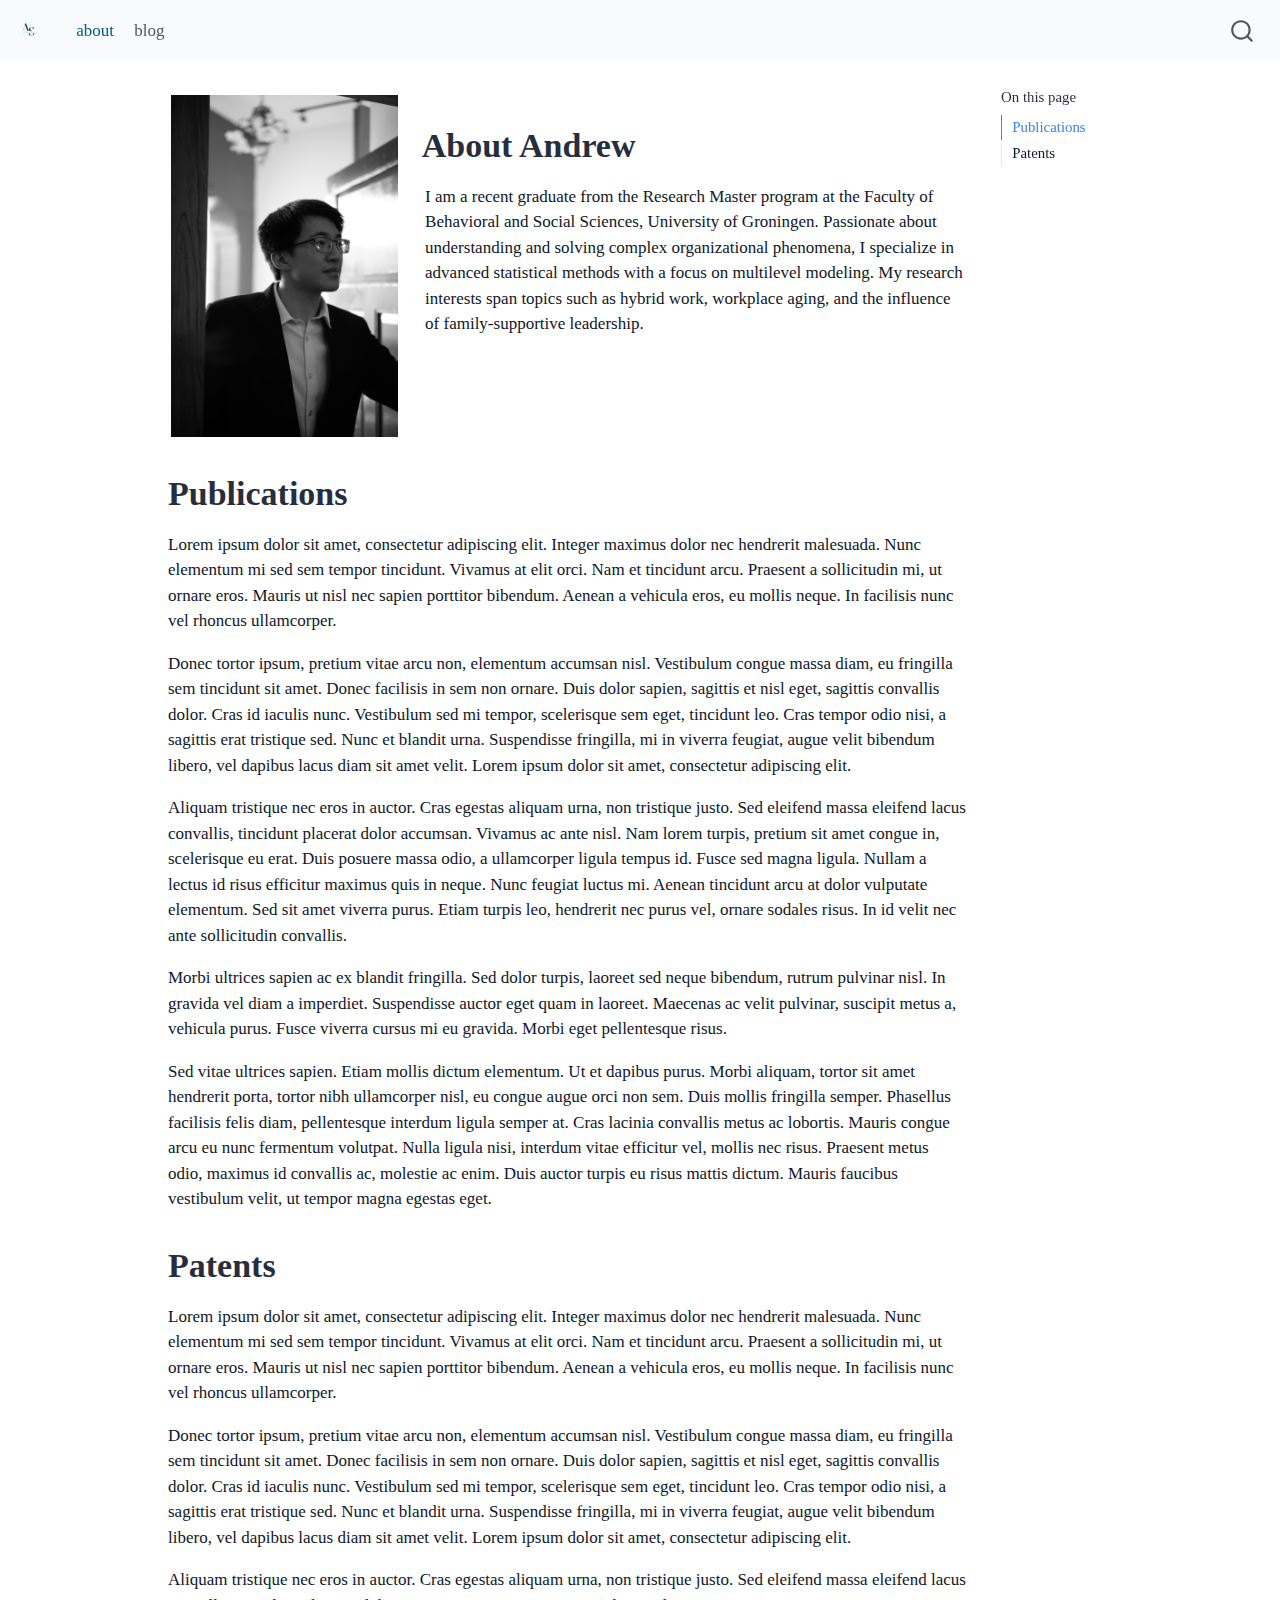
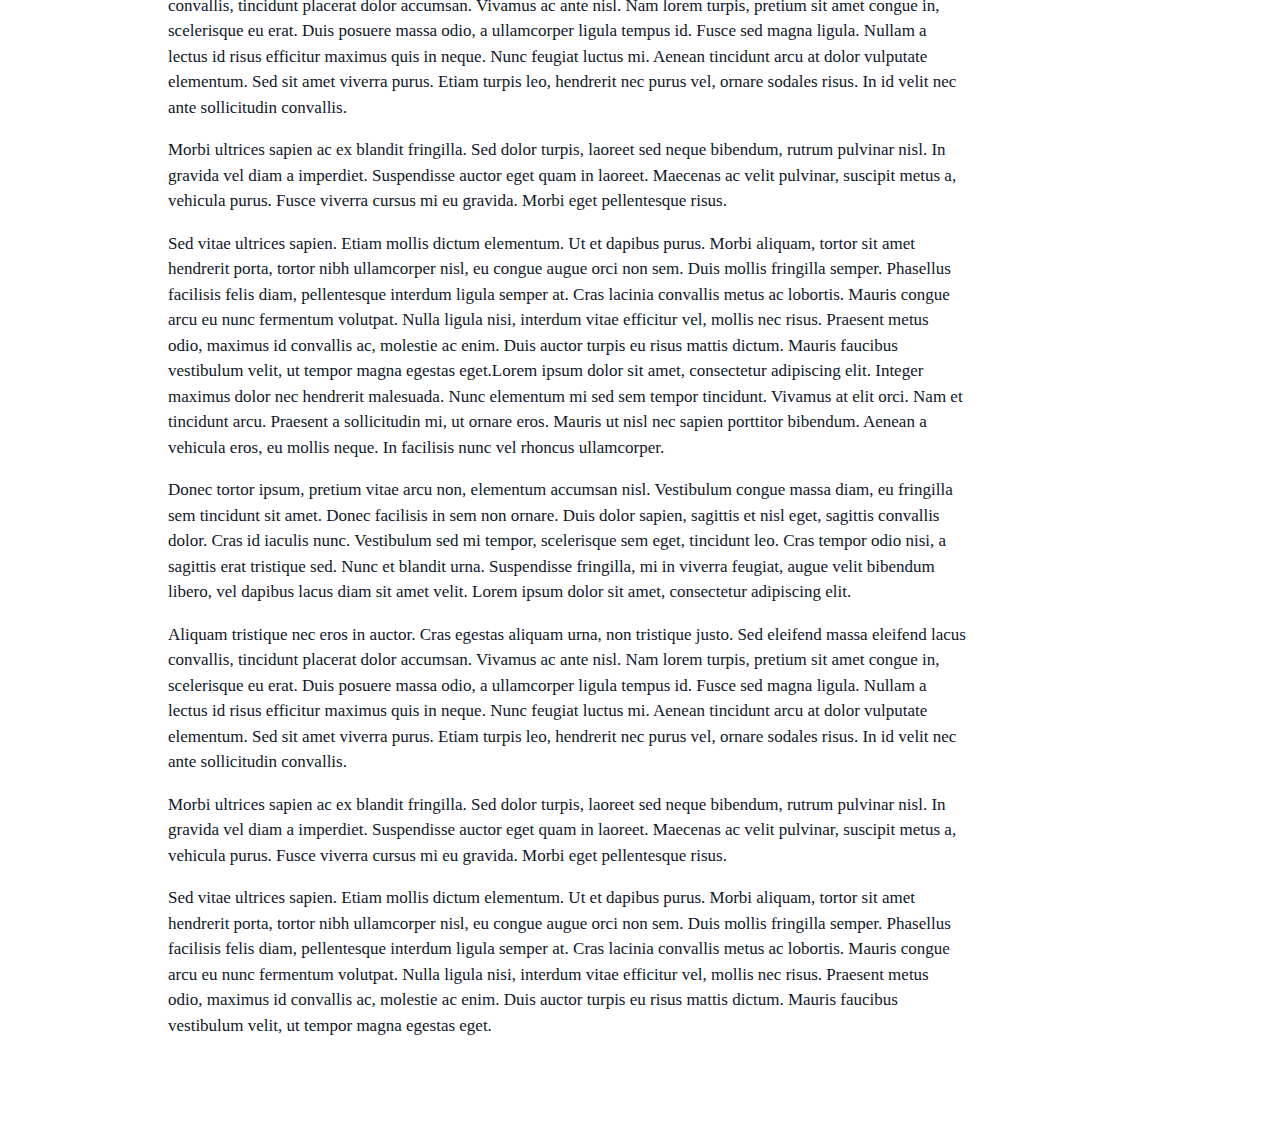
<file: docs/about.html>
<!DOCTYPE html>
<html xmlns="http://www.w3.org/1999/xhtml" lang="en" xml:lang="en"><head>

<meta charset="utf-8">
<meta name="generator" content="quarto-1.3.324">

<meta name="viewport" content="width=device-width, initial-scale=1.0, user-scalable=yes">


<title></title>
<style>
code{white-space: pre-wrap;}
span.smallcaps{font-variant: small-caps;}
div.columns{display: flex; gap: min(4vw, 1.5em);}
div.column{flex: auto; overflow-x: auto;}
div.hanging-indent{margin-left: 1.5em; text-indent: -1.5em;}
ul.task-list{list-style: none;}
ul.task-list li input[type="checkbox"] {
  width: 0.8em;
  margin: 0 0.8em 0.2em -1em; /* quarto-specific, see https://github.com/quarto-dev/quarto-cli/issues/4556 */ 
  vertical-align: middle;
}
</style>


<script src="site_libs/quarto-nav/quarto-nav.js"></script>
<script src="site_libs/quarto-nav/headroom.min.js"></script>
<script src="site_libs/clipboard/clipboard.min.js"></script>
<script src="site_libs/quarto-search/autocomplete.umd.js"></script>
<script src="site_libs/quarto-search/fuse.min.js"></script>
<script src="site_libs/quarto-search/quarto-search.js"></script>
<meta name="quarto:offset" content="./">
<link href="./img/favicon.ico" rel="icon">
<script src="site_libs/quarto-html/quarto.js"></script>
<script src="site_libs/quarto-html/popper.min.js"></script>
<script src="site_libs/quarto-html/tippy.umd.min.js"></script>
<script src="site_libs/quarto-html/anchor.min.js"></script>
<link href="site_libs/quarto-html/tippy.css" rel="stylesheet">
<link href="site_libs/quarto-html/quarto-syntax-highlighting.css" rel="stylesheet" id="quarto-text-highlighting-styles">
<script src="site_libs/bootstrap/bootstrap.min.js"></script>
<link href="site_libs/bootstrap/bootstrap-icons.css" rel="stylesheet">
<link href="site_libs/bootstrap/bootstrap.min.css" rel="stylesheet" id="quarto-bootstrap" data-mode="light">
<script id="quarto-search-options" type="application/json">{
  "location": "navbar",
  "copy-button": false,
  "collapse-after": 3,
  "panel-placement": "end",
  "type": "overlay",
  "limit": 20,
  "language": {
    "search-no-results-text": "No results",
    "search-matching-documents-text": "matching documents",
    "search-copy-link-title": "Copy link to search",
    "search-hide-matches-text": "Hide additional matches",
    "search-more-match-text": "more match in this document",
    "search-more-matches-text": "more matches in this document",
    "search-clear-button-title": "Clear",
    "search-detached-cancel-button-title": "Cancel",
    "search-submit-button-title": "Submit"
  }
}</script>


</head>

<body class="nav-fixed">

<div id="quarto-search-results"></div>
  <header id="quarto-header" class="headroom fixed-top">
    <nav class="navbar navbar-expand-lg navbar-dark ">
      <div class="navbar-container container-fluid">
      <div class="navbar-brand-container">
    <a href="./index.html" class="navbar-brand navbar-brand-logo">
    <img src="./img/web_logo.png" alt="" class="navbar-logo">
    </a>
  </div>
            <div id="quarto-search" class="" title="Search"></div>
          <button class="navbar-toggler" type="button" data-bs-toggle="collapse" data-bs-target="#navbarCollapse" aria-controls="navbarCollapse" aria-expanded="false" aria-label="Toggle navigation" onclick="if (window.quartoToggleHeadroom) { window.quartoToggleHeadroom(); }">
  <span class="navbar-toggler-icon"></span>
</button>
          <div class="collapse navbar-collapse" id="navbarCollapse">
            <ul class="navbar-nav navbar-nav-scroll me-auto">
  <li class="nav-item">
    <a class="nav-link active" href="./about.html" rel="" target="" aria-current="page">
 <span class="menu-text">about</span></a>
  </li>  
  <li class="nav-item">
    <a class="nav-link" href="./index.html" rel="" target="">
 <span class="menu-text">blog</span></a>
  </li>  
</ul>
            <div class="quarto-navbar-tools ms-auto">
</div>
          </div> <!-- /navcollapse -->
      </div> <!-- /container-fluid -->
    </nav>
</header>
<!-- content -->
<div id="quarto-content" class="quarto-container page-columns page-rows-contents page-layout-article page-navbar">
<!-- sidebar -->
<!-- margin-sidebar -->
    <div id="quarto-margin-sidebar" class="sidebar margin-sidebar">
        <nav id="TOC" role="doc-toc" class="toc-active">
    <h2 id="toc-title">On this page</h2>
   
  <ul>
  <li><a href="#publications" id="toc-publications" class="nav-link active" data-scroll-target="#publications">Publications</a></li>
  <li><a href="#patents" id="toc-patents" class="nav-link" data-scroll-target="#patents">Patents</a></li>
  </ul>
</nav>
    </div>
<!-- main -->
<main class="content" id="quarto-document-content">



<div class="profile-header quarto-layout-panel">
<div class="quarto-layout-row quarto-layout-valign-top">
<div class="quarto-layout-cell" style="flex-basis: 30.0%;justify-content: center;">
<p><img src="img/profile_pic.jpg" class="profile-pic img-fluid"></p>
</div>
<section id="about-andrew" class="level1 quarto-layout-cell" style="flex-basis: 70.0%;justify-content: center;">
<h1>About Andrew</h1>
<p>I am a recent graduate from the Research Master program at the Faculty of Behavioral and Social Sciences, University of Groningen. Passionate about understanding and solving complex organizational phenomena, I specialize in advanced statistical methods with a focus on multilevel modeling. My research interests span topics such as hybrid work, workplace aging, and the influence of family-supportive leadership.</p>
</section>
</div>
</div>
<section id="publications" class="level1">
<h1>Publications</h1>
<p>Lorem ipsum dolor sit amet, consectetur adipiscing elit. Integer maximus dolor nec hendrerit malesuada. Nunc elementum mi sed sem tempor tincidunt. Vivamus at elit orci. Nam et tincidunt arcu. Praesent a sollicitudin mi, ut ornare eros. Mauris ut nisl nec sapien porttitor bibendum. Aenean a vehicula eros, eu mollis neque. In facilisis nunc vel rhoncus ullamcorper.</p>
<p>Donec tortor ipsum, pretium vitae arcu non, elementum accumsan nisl. Vestibulum congue massa diam, eu fringilla sem tincidunt sit amet. Donec facilisis in sem non ornare. Duis dolor sapien, sagittis et nisl eget, sagittis convallis dolor. Cras id iaculis nunc. Vestibulum sed mi tempor, scelerisque sem eget, tincidunt leo. Cras tempor odio nisi, a sagittis erat tristique sed. Nunc et blandit urna. Suspendisse fringilla, mi in viverra feugiat, augue velit bibendum libero, vel dapibus lacus diam sit amet velit. Lorem ipsum dolor sit amet, consectetur adipiscing elit.</p>
<p>Aliquam tristique nec eros in auctor. Cras egestas aliquam urna, non tristique justo. Sed eleifend massa eleifend lacus convallis, tincidunt placerat dolor accumsan. Vivamus ac ante nisl. Nam lorem turpis, pretium sit amet congue in, scelerisque eu erat. Duis posuere massa odio, a ullamcorper ligula tempus id. Fusce sed magna ligula. Nullam a lectus id risus efficitur maximus quis in neque. Nunc feugiat luctus mi. Aenean tincidunt arcu at dolor vulputate elementum. Sed sit amet viverra purus. Etiam turpis leo, hendrerit nec purus vel, ornare sodales risus. In id velit nec ante sollicitudin convallis.</p>
<p>Morbi ultrices sapien ac ex blandit fringilla. Sed dolor turpis, laoreet sed neque bibendum, rutrum pulvinar nisl. In gravida vel diam a imperdiet. Suspendisse auctor eget quam in laoreet. Maecenas ac velit pulvinar, suscipit metus a, vehicula purus. Fusce viverra cursus mi eu gravida. Morbi eget pellentesque risus.</p>
<p>Sed vitae ultrices sapien. Etiam mollis dictum elementum. Ut et dapibus purus. Morbi aliquam, tortor sit amet hendrerit porta, tortor nibh ullamcorper nisl, eu congue augue orci non sem. Duis mollis fringilla semper. Phasellus facilisis felis diam, pellentesque interdum ligula semper at. Cras lacinia convallis metus ac lobortis. Mauris congue arcu eu nunc fermentum volutpat. Nulla ligula nisi, interdum vitae efficitur vel, mollis nec risus. Praesent metus odio, maximus id convallis ac, molestie ac enim. Duis auctor turpis eu risus mattis dictum. Mauris faucibus vestibulum velit, ut tempor magna egestas eget.</p>
</section>
<section id="patents" class="level1">
<h1>Patents</h1>
<p>Lorem ipsum dolor sit amet, consectetur adipiscing elit. Integer maximus dolor nec hendrerit malesuada. Nunc elementum mi sed sem tempor tincidunt. Vivamus at elit orci. Nam et tincidunt arcu. Praesent a sollicitudin mi, ut ornare eros. Mauris ut nisl nec sapien porttitor bibendum. Aenean a vehicula eros, eu mollis neque. In facilisis nunc vel rhoncus ullamcorper.</p>
<p>Donec tortor ipsum, pretium vitae arcu non, elementum accumsan nisl. Vestibulum congue massa diam, eu fringilla sem tincidunt sit amet. Donec facilisis in sem non ornare. Duis dolor sapien, sagittis et nisl eget, sagittis convallis dolor. Cras id iaculis nunc. Vestibulum sed mi tempor, scelerisque sem eget, tincidunt leo. Cras tempor odio nisi, a sagittis erat tristique sed. Nunc et blandit urna. Suspendisse fringilla, mi in viverra feugiat, augue velit bibendum libero, vel dapibus lacus diam sit amet velit. Lorem ipsum dolor sit amet, consectetur adipiscing elit.</p>
<p>Aliquam tristique nec eros in auctor. Cras egestas aliquam urna, non tristique justo. Sed eleifend massa eleifend lacus convallis, tincidunt placerat dolor accumsan. Vivamus ac ante nisl. Nam lorem turpis, pretium sit amet congue in, scelerisque eu erat. Duis posuere massa odio, a ullamcorper ligula tempus id. Fusce sed magna ligula. Nullam a lectus id risus efficitur maximus quis in neque. Nunc feugiat luctus mi. Aenean tincidunt arcu at dolor vulputate elementum. Sed sit amet viverra purus. Etiam turpis leo, hendrerit nec purus vel, ornare sodales risus. In id velit nec ante sollicitudin convallis.</p>
<p>Morbi ultrices sapien ac ex blandit fringilla. Sed dolor turpis, laoreet sed neque bibendum, rutrum pulvinar nisl. In gravida vel diam a imperdiet. Suspendisse auctor eget quam in laoreet. Maecenas ac velit pulvinar, suscipit metus a, vehicula purus. Fusce viverra cursus mi eu gravida. Morbi eget pellentesque risus.</p>
<p>Sed vitae ultrices sapien. Etiam mollis dictum elementum. Ut et dapibus purus. Morbi aliquam, tortor sit amet hendrerit porta, tortor nibh ullamcorper nisl, eu congue augue orci non sem. Duis mollis fringilla semper. Phasellus facilisis felis diam, pellentesque interdum ligula semper at. Cras lacinia convallis metus ac lobortis. Mauris congue arcu eu nunc fermentum volutpat. Nulla ligula nisi, interdum vitae efficitur vel, mollis nec risus. Praesent metus odio, maximus id convallis ac, molestie ac enim. Duis auctor turpis eu risus mattis dictum. Mauris faucibus vestibulum velit, ut tempor magna egestas eget.Lorem ipsum dolor sit amet, consectetur adipiscing elit. Integer maximus dolor nec hendrerit malesuada. Nunc elementum mi sed sem tempor tincidunt. Vivamus at elit orci. Nam et tincidunt arcu. Praesent a sollicitudin mi, ut ornare eros. Mauris ut nisl nec sapien porttitor bibendum. Aenean a vehicula eros, eu mollis neque. In facilisis nunc vel rhoncus ullamcorper.</p>
<p>Donec tortor ipsum, pretium vitae arcu non, elementum accumsan nisl. Vestibulum congue massa diam, eu fringilla sem tincidunt sit amet. Donec facilisis in sem non ornare. Duis dolor sapien, sagittis et nisl eget, sagittis convallis dolor. Cras id iaculis nunc. Vestibulum sed mi tempor, scelerisque sem eget, tincidunt leo. Cras tempor odio nisi, a sagittis erat tristique sed. Nunc et blandit urna. Suspendisse fringilla, mi in viverra feugiat, augue velit bibendum libero, vel dapibus lacus diam sit amet velit. Lorem ipsum dolor sit amet, consectetur adipiscing elit.</p>
<p>Aliquam tristique nec eros in auctor. Cras egestas aliquam urna, non tristique justo. Sed eleifend massa eleifend lacus convallis, tincidunt placerat dolor accumsan. Vivamus ac ante nisl. Nam lorem turpis, pretium sit amet congue in, scelerisque eu erat. Duis posuere massa odio, a ullamcorper ligula tempus id. Fusce sed magna ligula. Nullam a lectus id risus efficitur maximus quis in neque. Nunc feugiat luctus mi. Aenean tincidunt arcu at dolor vulputate elementum. Sed sit amet viverra purus. Etiam turpis leo, hendrerit nec purus vel, ornare sodales risus. In id velit nec ante sollicitudin convallis.</p>
<p>Morbi ultrices sapien ac ex blandit fringilla. Sed dolor turpis, laoreet sed neque bibendum, rutrum pulvinar nisl. In gravida vel diam a imperdiet. Suspendisse auctor eget quam in laoreet. Maecenas ac velit pulvinar, suscipit metus a, vehicula purus. Fusce viverra cursus mi eu gravida. Morbi eget pellentesque risus.</p>
<p>Sed vitae ultrices sapien. Etiam mollis dictum elementum. Ut et dapibus purus. Morbi aliquam, tortor sit amet hendrerit porta, tortor nibh ullamcorper nisl, eu congue augue orci non sem. Duis mollis fringilla semper. Phasellus facilisis felis diam, pellentesque interdum ligula semper at. Cras lacinia convallis metus ac lobortis. Mauris congue arcu eu nunc fermentum volutpat. Nulla ligula nisi, interdum vitae efficitur vel, mollis nec risus. Praesent metus odio, maximus id convallis ac, molestie ac enim. Duis auctor turpis eu risus mattis dictum. Mauris faucibus vestibulum velit, ut tempor magna egestas eget.</p>


</section>

</main> <!-- /main -->
<script id="quarto-html-after-body" type="application/javascript">
window.document.addEventListener("DOMContentLoaded", function (event) {
  const toggleBodyColorMode = (bsSheetEl) => {
    const mode = bsSheetEl.getAttribute("data-mode");
    const bodyEl = window.document.querySelector("body");
    if (mode === "dark") {
      bodyEl.classList.add("quarto-dark");
      bodyEl.classList.remove("quarto-light");
    } else {
      bodyEl.classList.add("quarto-light");
      bodyEl.classList.remove("quarto-dark");
    }
  }
  const toggleBodyColorPrimary = () => {
    const bsSheetEl = window.document.querySelector("link#quarto-bootstrap");
    if (bsSheetEl) {
      toggleBodyColorMode(bsSheetEl);
    }
  }
  toggleBodyColorPrimary();  
  const icon = "";
  const anchorJS = new window.AnchorJS();
  anchorJS.options = {
    placement: 'right',
    icon: icon
  };
  anchorJS.add('.anchored');
  const isCodeAnnotation = (el) => {
    for (const clz of el.classList) {
      if (clz.startsWith('code-annotation-')) {                     
        return true;
      }
    }
    return false;
  }
  const clipboard = new window.ClipboardJS('.code-copy-button', {
    text: function(trigger) {
      const codeEl = trigger.previousElementSibling.cloneNode(true);
      for (const childEl of codeEl.children) {
        if (isCodeAnnotation(childEl)) {
          childEl.remove();
        }
      }
      return codeEl.innerText;
    }
  });
  clipboard.on('success', function(e) {
    // button target
    const button = e.trigger;
    // don't keep focus
    button.blur();
    // flash "checked"
    button.classList.add('code-copy-button-checked');
    var currentTitle = button.getAttribute("title");
    button.setAttribute("title", "Copied!");
    let tooltip;
    if (window.bootstrap) {
      button.setAttribute("data-bs-toggle", "tooltip");
      button.setAttribute("data-bs-placement", "left");
      button.setAttribute("data-bs-title", "Copied!");
      tooltip = new bootstrap.Tooltip(button, 
        { trigger: "manual", 
          customClass: "code-copy-button-tooltip",
          offset: [0, -8]});
      tooltip.show();    
    }
    setTimeout(function() {
      if (tooltip) {
        tooltip.hide();
        button.removeAttribute("data-bs-title");
        button.removeAttribute("data-bs-toggle");
        button.removeAttribute("data-bs-placement");
      }
      button.setAttribute("title", currentTitle);
      button.classList.remove('code-copy-button-checked');
    }, 1000);
    // clear code selection
    e.clearSelection();
  });
  function tippyHover(el, contentFn) {
    const config = {
      allowHTML: true,
      content: contentFn,
      maxWidth: 500,
      delay: 100,
      arrow: false,
      appendTo: function(el) {
          return el.parentElement;
      },
      interactive: true,
      interactiveBorder: 10,
      theme: 'quarto',
      placement: 'bottom-start'
    };
    window.tippy(el, config); 
  }
  const noterefs = window.document.querySelectorAll('a[role="doc-noteref"]');
  for (var i=0; i<noterefs.length; i++) {
    const ref = noterefs[i];
    tippyHover(ref, function() {
      // use id or data attribute instead here
      let href = ref.getAttribute('data-footnote-href') || ref.getAttribute('href');
      try { href = new URL(href).hash; } catch {}
      const id = href.replace(/^#\/?/, "");
      const note = window.document.getElementById(id);
      return note.innerHTML;
    });
  }
      let selectedAnnoteEl;
      const selectorForAnnotation = ( cell, annotation) => {
        let cellAttr = 'data-code-cell="' + cell + '"';
        let lineAttr = 'data-code-annotation="' +  annotation + '"';
        const selector = 'span[' + cellAttr + '][' + lineAttr + ']';
        return selector;
      }
      const selectCodeLines = (annoteEl) => {
        const doc = window.document;
        const targetCell = annoteEl.getAttribute("data-target-cell");
        const targetAnnotation = annoteEl.getAttribute("data-target-annotation");
        const annoteSpan = window.document.querySelector(selectorForAnnotation(targetCell, targetAnnotation));
        const lines = annoteSpan.getAttribute("data-code-lines").split(",");
        const lineIds = lines.map((line) => {
          return targetCell + "-" + line;
        })
        let top = null;
        let height = null;
        let parent = null;
        if (lineIds.length > 0) {
            //compute the position of the single el (top and bottom and make a div)
            const el = window.document.getElementById(lineIds[0]);
            top = el.offsetTop;
            height = el.offsetHeight;
            parent = el.parentElement.parentElement;
          if (lineIds.length > 1) {
            const lastEl = window.document.getElementById(lineIds[lineIds.length - 1]);
            const bottom = lastEl.offsetTop + lastEl.offsetHeight;
            height = bottom - top;
          }
          if (top !== null && height !== null && parent !== null) {
            // cook up a div (if necessary) and position it 
            let div = window.document.getElementById("code-annotation-line-highlight");
            if (div === null) {
              div = window.document.createElement("div");
              div.setAttribute("id", "code-annotation-line-highlight");
              div.style.position = 'absolute';
              parent.appendChild(div);
            }
            div.style.top = top - 2 + "px";
            div.style.height = height + 4 + "px";
            let gutterDiv = window.document.getElementById("code-annotation-line-highlight-gutter");
            if (gutterDiv === null) {
              gutterDiv = window.document.createElement("div");
              gutterDiv.setAttribute("id", "code-annotation-line-highlight-gutter");
              gutterDiv.style.position = 'absolute';
              const codeCell = window.document.getElementById(targetCell);
              const gutter = codeCell.querySelector('.code-annotation-gutter');
              gutter.appendChild(gutterDiv);
            }
            gutterDiv.style.top = top - 2 + "px";
            gutterDiv.style.height = height + 4 + "px";
          }
          selectedAnnoteEl = annoteEl;
        }
      };
      const unselectCodeLines = () => {
        const elementsIds = ["code-annotation-line-highlight", "code-annotation-line-highlight-gutter"];
        elementsIds.forEach((elId) => {
          const div = window.document.getElementById(elId);
          if (div) {
            div.remove();
          }
        });
        selectedAnnoteEl = undefined;
      };
      // Attach click handler to the DT
      const annoteDls = window.document.querySelectorAll('dt[data-target-cell]');
      for (const annoteDlNode of annoteDls) {
        annoteDlNode.addEventListener('click', (event) => {
          const clickedEl = event.target;
          if (clickedEl !== selectedAnnoteEl) {
            unselectCodeLines();
            const activeEl = window.document.querySelector('dt[data-target-cell].code-annotation-active');
            if (activeEl) {
              activeEl.classList.remove('code-annotation-active');
            }
            selectCodeLines(clickedEl);
            clickedEl.classList.add('code-annotation-active');
          } else {
            // Unselect the line
            unselectCodeLines();
            clickedEl.classList.remove('code-annotation-active');
          }
        });
      }
  const findCites = (el) => {
    const parentEl = el.parentElement;
    if (parentEl) {
      const cites = parentEl.dataset.cites;
      if (cites) {
        return {
          el,
          cites: cites.split(' ')
        };
      } else {
        return findCites(el.parentElement)
      }
    } else {
      return undefined;
    }
  };
  var bibliorefs = window.document.querySelectorAll('a[role="doc-biblioref"]');
  for (var i=0; i<bibliorefs.length; i++) {
    const ref = bibliorefs[i];
    const citeInfo = findCites(ref);
    if (citeInfo) {
      tippyHover(citeInfo.el, function() {
        var popup = window.document.createElement('div');
        citeInfo.cites.forEach(function(cite) {
          var citeDiv = window.document.createElement('div');
          citeDiv.classList.add('hanging-indent');
          citeDiv.classList.add('csl-entry');
          var biblioDiv = window.document.getElementById('ref-' + cite);
          if (biblioDiv) {
            citeDiv.innerHTML = biblioDiv.innerHTML;
          }
          popup.appendChild(citeDiv);
        });
        return popup.innerHTML;
      });
    }
  }
});
</script>
</div> <!-- /content -->



</body></html>
</file>
<file: docs/site_libs/quarto-html/tippy.css>
.tippy-box[data-animation=fade][data-state=hidden]{opacity:0}[data-tippy-root]{max-width:calc(100vw - 10px)}.tippy-box{position:relative;background-color:#333;color:#fff;border-radius:4px;font-size:14px;line-height:1.4;white-space:normal;outline:0;transition-property:transform,visibility,opacity}.tippy-box[data-placement^=top]>.tippy-arrow{bottom:0}.tippy-box[data-placement^=top]>.tippy-arrow:before{bottom:-7px;left:0;border-width:8px 8px 0;border-top-color:initial;transform-origin:center top}.tippy-box[data-placement^=bottom]>.tippy-arrow{top:0}.tippy-box[data-placement^=bottom]>.tippy-arrow:before{top:-7px;left:0;border-width:0 8px 8px;border-bottom-color:initial;transform-origin:center bottom}.tippy-box[data-placement^=left]>.tippy-arrow{right:0}.tippy-box[data-placement^=left]>.tippy-arrow:before{border-width:8px 0 8px 8px;border-left-color:initial;right:-7px;transform-origin:center left}.tippy-box[data-placement^=right]>.tippy-arrow{left:0}.tippy-box[data-placement^=right]>.tippy-arrow:before{left:-7px;border-width:8px 8px 8px 0;border-right-color:initial;transform-origin:center right}.tippy-box[data-inertia][data-state=visible]{transition-timing-function:cubic-bezier(.54,1.5,.38,1.11)}.tippy-arrow{width:16px;height:16px;color:#333}.tippy-arrow:before{content:"";position:absolute;border-color:transparent;border-style:solid}.tippy-content{position:relative;padding:5px 9px;z-index:1}
</file>
<file: docs/site_libs/quarto-html/quarto-syntax-highlighting.css>
/* quarto syntax highlight colors */
:root {
  --quarto-hl-ot-color: #003B4F;
  --quarto-hl-at-color: #657422;
  --quarto-hl-ss-color: #20794D;
  --quarto-hl-an-color: #5E5E5E;
  --quarto-hl-fu-color: #4758AB;
  --quarto-hl-st-color: #20794D;
  --quarto-hl-cf-color: #003B4F;
  --quarto-hl-op-color: #5E5E5E;
  --quarto-hl-er-color: #AD0000;
  --quarto-hl-bn-color: #AD0000;
  --quarto-hl-al-color: #AD0000;
  --quarto-hl-va-color: #111111;
  --quarto-hl-bu-color: inherit;
  --quarto-hl-ex-color: inherit;
  --quarto-hl-pp-color: #AD0000;
  --quarto-hl-in-color: #5E5E5E;
  --quarto-hl-vs-color: #20794D;
  --quarto-hl-wa-color: #5E5E5E;
  --quarto-hl-do-color: #5E5E5E;
  --quarto-hl-im-color: #00769E;
  --quarto-hl-ch-color: #20794D;
  --quarto-hl-dt-color: #AD0000;
  --quarto-hl-fl-color: #AD0000;
  --quarto-hl-co-color: #5E5E5E;
  --quarto-hl-cv-color: #5E5E5E;
  --quarto-hl-cn-color: #8f5902;
  --quarto-hl-sc-color: #5E5E5E;
  --quarto-hl-dv-color: #AD0000;
  --quarto-hl-kw-color: #003B4F;
}

/* other quarto variables */
:root {
  --quarto-font-monospace: SFMono-Regular, Menlo, Monaco, Consolas, "Liberation Mono", "Courier New", monospace;
}

pre > code.sourceCode > span {
  color: #003B4F;
}

code span {
  color: #003B4F;
}

code.sourceCode > span {
  color: #003B4F;
}

div.sourceCode,
div.sourceCode pre.sourceCode {
  color: #003B4F;
}

code span.ot {
  color: #003B4F;
  font-style: inherit;
}

code span.at {
  color: #657422;
  font-style: inherit;
}

code span.ss {
  color: #20794D;
  font-style: inherit;
}

code span.an {
  color: #5E5E5E;
  font-style: inherit;
}

code span.fu {
  color: #4758AB;
  font-style: inherit;
}

code span.st {
  color: #20794D;
  font-style: inherit;
}

code span.cf {
  color: #003B4F;
  font-style: inherit;
}

code span.op {
  color: #5E5E5E;
  font-style: inherit;
}

code span.er {
  color: #AD0000;
  font-style: inherit;
}

code span.bn {
  color: #AD0000;
  font-style: inherit;
}

code span.al {
  color: #AD0000;
  font-style: inherit;
}

code span.va {
  color: #111111;
  font-style: inherit;
}

code span.bu {
  font-style: inherit;
}

code span.ex {
  font-style: inherit;
}

code span.pp {
  color: #AD0000;
  font-style: inherit;
}

code span.in {
  color: #5E5E5E;
  font-style: inherit;
}

code span.vs {
  color: #20794D;
  font-style: inherit;
}

code span.wa {
  color: #5E5E5E;
  font-style: italic;
}

code span.do {
  color: #5E5E5E;
  font-style: italic;
}

code span.im {
  color: #00769E;
  font-style: inherit;
}

code span.ch {
  color: #20794D;
  font-style: inherit;
}

code span.dt {
  color: #AD0000;
  font-style: inherit;
}

code span.fl {
  color: #AD0000;
  font-style: inherit;
}

code span.co {
  color: #5E5E5E;
  font-style: inherit;
}

code span.cv {
  color: #5E5E5E;
  font-style: italic;
}

code span.cn {
  color: #8f5902;
  font-style: inherit;
}

code span.sc {
  color: #5E5E5E;
  font-style: inherit;
}

code span.dv {
  color: #AD0000;
  font-style: inherit;
}

code span.kw {
  color: #003B4F;
  font-style: inherit;
}

.prevent-inlining {
  content: "</";
}

/*# sourceMappingURL=debc5d5d77c3f9108843748ff7464032.css.map */
</file>
<file: docs/site_libs/quarto-html/quarto-syntax-highlighting-0815c480559380816a4d1ea211a47e91.css>
/* quarto syntax highlight colors */
:root {
  --quarto-hl-ot-color: #003B4F;
  --quarto-hl-at-color: #657422;
  --quarto-hl-ss-color: #20794D;
  --quarto-hl-an-color: #5E5E5E;
  --quarto-hl-fu-color: #4758AB;
  --quarto-hl-st-color: #20794D;
  --quarto-hl-cf-color: #003B4F;
  --quarto-hl-op-color: #5E5E5E;
  --quarto-hl-er-color: #AD0000;
  --quarto-hl-bn-color: #AD0000;
  --quarto-hl-al-color: #AD0000;
  --quarto-hl-va-color: #111111;
  --quarto-hl-bu-color: inherit;
  --quarto-hl-ex-color: inherit;
  --quarto-hl-pp-color: #AD0000;
  --quarto-hl-in-color: #5E5E5E;
  --quarto-hl-vs-color: #20794D;
  --quarto-hl-wa-color: #5E5E5E;
  --quarto-hl-do-color: #5E5E5E;
  --quarto-hl-im-color: #00769E;
  --quarto-hl-ch-color: #20794D;
  --quarto-hl-dt-color: #AD0000;
  --quarto-hl-fl-color: #AD0000;
  --quarto-hl-co-color: #5E5E5E;
  --quarto-hl-cv-color: #5E5E5E;
  --quarto-hl-cn-color: #8f5902;
  --quarto-hl-sc-color: #5E5E5E;
  --quarto-hl-dv-color: #AD0000;
  --quarto-hl-kw-color: #003B4F;
}

/* other quarto variables */
:root {
  --quarto-font-monospace: SFMono-Regular, Menlo, Monaco, Consolas, "Liberation Mono", "Courier New", monospace;
}

/* syntax highlight based on Pandoc's rules */
pre > code.sourceCode > span {
  color: #003B4F;
}

code.sourceCode > span {
  color: #003B4F;
}

div.sourceCode,
div.sourceCode pre.sourceCode {
  color: #003B4F;
}

/* Normal */
code span {
  color: #003B4F;
}

/* Alert */
code span.al {
  color: #AD0000;
  font-style: inherit;
}

/* Annotation */
code span.an {
  color: #5E5E5E;
  font-style: inherit;
}

/* Attribute */
code span.at {
  color: #657422;
  font-style: inherit;
}

/* BaseN */
code span.bn {
  color: #AD0000;
  font-style: inherit;
}

/* BuiltIn */
code span.bu {
  font-style: inherit;
}

/* ControlFlow */
code span.cf {
  color: #003B4F;
  font-weight: bold;
  font-style: inherit;
}

/* Char */
code span.ch {
  color: #20794D;
  font-style: inherit;
}

/* Constant */
code span.cn {
  color: #8f5902;
  font-style: inherit;
}

/* Comment */
code span.co {
  color: #5E5E5E;
  font-style: inherit;
}

/* CommentVar */
code span.cv {
  color: #5E5E5E;
  font-style: italic;
}

/* Documentation */
code span.do {
  color: #5E5E5E;
  font-style: italic;
}

/* DataType */
code span.dt {
  color: #AD0000;
  font-style: inherit;
}

/* DecVal */
code span.dv {
  color: #AD0000;
  font-style: inherit;
}

/* Error */
code span.er {
  color: #AD0000;
  font-style: inherit;
}

/* Extension */
code span.ex {
  font-style: inherit;
}

/* Float */
code span.fl {
  color: #AD0000;
  font-style: inherit;
}

/* Function */
code span.fu {
  color: #4758AB;
  font-style: inherit;
}

/* Import */
code span.im {
  color: #00769E;
  font-style: inherit;
}

/* Information */
code span.in {
  color: #5E5E5E;
  font-style: inherit;
}

/* Keyword */
code span.kw {
  color: #003B4F;
  font-weight: bold;
  font-style: inherit;
}

/* Operator */
code span.op {
  color: #5E5E5E;
  font-style: inherit;
}

/* Other */
code span.ot {
  color: #003B4F;
  font-style: inherit;
}

/* Preprocessor */
code span.pp {
  color: #AD0000;
  font-style: inherit;
}

/* SpecialChar */
code span.sc {
  color: #5E5E5E;
  font-style: inherit;
}

/* SpecialString */
code span.ss {
  color: #20794D;
  font-style: inherit;
}

/* String */
code span.st {
  color: #20794D;
  font-style: inherit;
}

/* Variable */
code span.va {
  color: #111111;
  font-style: inherit;
}

/* VerbatimString */
code span.vs {
  color: #20794D;
  font-style: inherit;
}

/* Warning */
code span.wa {
  color: #5E5E5E;
  font-style: italic;
}

.prevent-inlining {
  content: "</";
}

/*# sourceMappingURL=d398365ccb532ba00fe56d6aa1025863.css.map */
</file>
